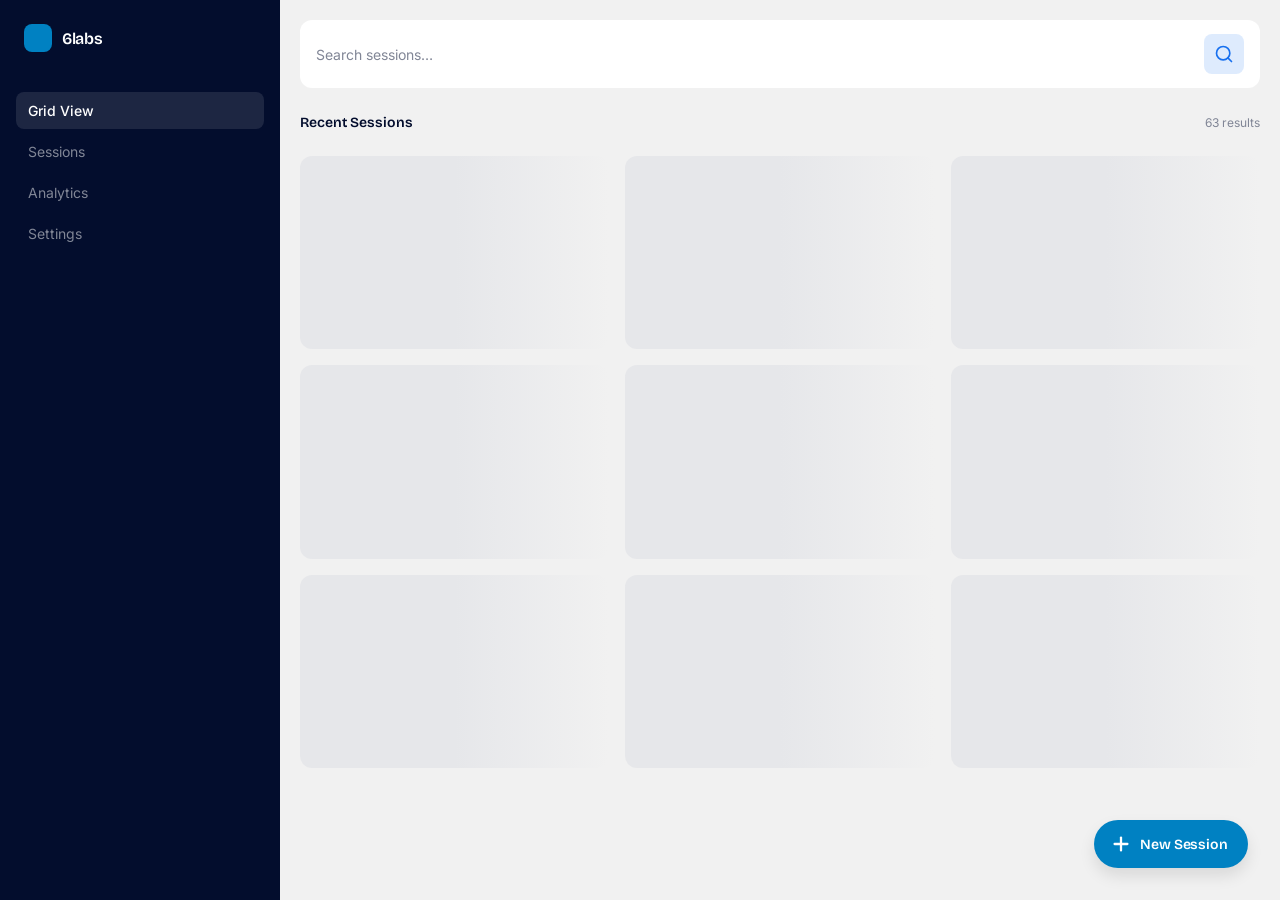
<file: index.html>
<!DOCTYPE html>
<html lang="en">
<head>
  <meta charset="UTF-8" />
  <meta name="viewport" content="width=device-width, initial-scale=1.0" />
  <title>6labs – Grid View</title>
  <link rel="preconnect" href="https://fonts.googleapis.com" />
  <link rel="preconnect" href="https://fonts.gstatic.com" crossorigin />
  <link href="https://fonts.googleapis.com/css2?family=Bricolage+Grotesque:wght@600&family=Inter:wght@400;500&family=Space+Grotesk:wght@700&display=swap" rel="stylesheet" />
  <link rel="stylesheet" href="style.css" />
</head>
<body>
  <!-- App shell -->
  <div class="app">
    <!-- Sidebar -->
    <aside class="sidebar">
      <div class="sidebar-logo">
        <div class="logo-mark"></div>
        <span class="logo-text">6labs</span>
      </div>
      <nav class="sidebar-nav">
        <a class="nav-item active" href="#">Grid View</a>
        <a class="nav-item" href="#">Sessions</a>
        <a class="nav-item" href="#">Analytics</a>
        <a class="nav-item" href="#">Settings</a>
      </nav>
    </aside>

    <!-- Main content -->
    <main class="main">
      <!-- Search / Input console -->
      <div class="input-console">
        <div class="input-wrap">
          <input class="search-input" type="text" placeholder="Search sessions…" />
          <button class="icon-btn search-action" aria-label="Search">
            <svg width="20" height="20" viewBox="0 0 24 24" fill="none" stroke="currentColor" stroke-width="2" stroke-linecap="round" stroke-linejoin="round">
              <circle cx="11" cy="11" r="8"/><line x1="21" y1="21" x2="16.65" y2="16.65"/>
            </svg>
          </button>
        </div>
      </div>

      <!-- Section header -->
      <div class="section-header">
        <span class="section-title">Recent Sessions</span>
        <span class="section-count">63 results</span>
      </div>

      <!-- Video grid skeleton -->
      <div class="video-grid">
        <div class="video-card skeleton"></div>
        <div class="video-card skeleton"></div>
        <div class="video-card skeleton"></div>
        <div class="video-card skeleton"></div>
        <div class="video-card skeleton"></div>
        <div class="video-card skeleton"></div>
        <div class="video-card skeleton"></div>
        <div class="video-card skeleton"></div>
        <div class="video-card skeleton"></div>
      </div>
    </main>
  </div>

  <!-- ✦ Floating Button -->
  <button class="fab" aria-label="New session">
    <svg width="22" height="22" viewBox="0 0 24 24" fill="none" stroke="currentColor" stroke-width="2.5" stroke-linecap="round" stroke-linejoin="round">
      <line x1="12" y1="5" x2="12" y2="19"/><line x1="5" y1="12" x2="19" y2="12"/>
    </svg>
    <span class="fab-label">New Session</span>
  </button>

  <script src="main.js"></script>
</body>
</html>
</file>
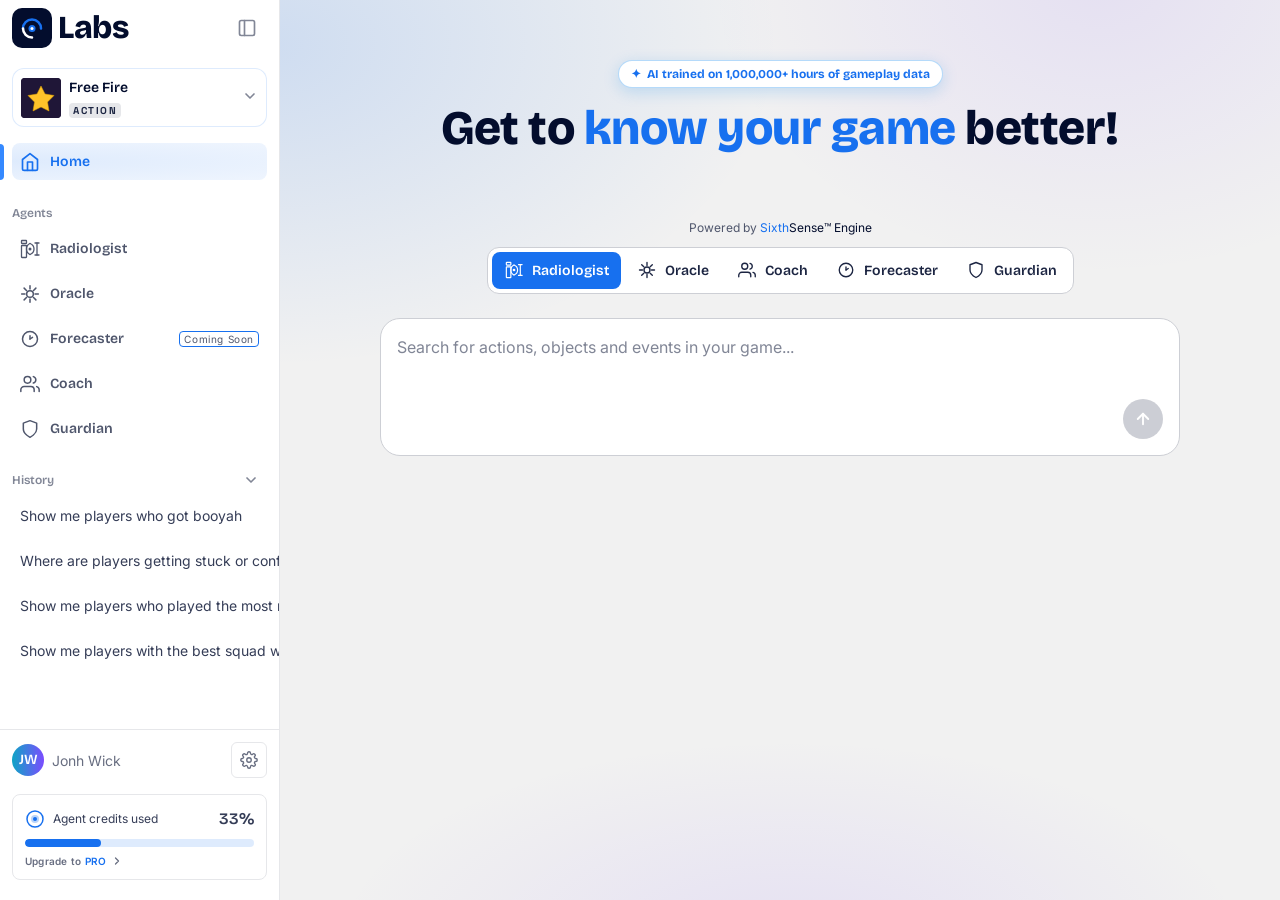
<file: 6labs-gpt.html>
<!DOCTYPE html>
<html lang="en">
<head>
  <meta charset="UTF-8" />
  <meta name="viewport" content="width=device-width, initial-scale=1.0" />
  <title>6Labs — GPT</title>
  <link rel="preconnect" href="https://fonts.googleapis.com" />
  <link rel="preconnect" href="https://fonts.gstatic.com" crossorigin />
  <link href="https://fonts.googleapis.com/css2?family=Bricolage+Grotesque:opsz,wght@12..96,400;12..96,600;12..96,700;12..96,800&family=Inter:wght@400;500;600&family=Space+Grotesk:wght@700&display=swap" rel="stylesheet" />

  <style>
    /* ─── TOKENS ─────────────────────────────────────────────── */
    :root {
      --white:          #ffffff;
      --bgc:            #f1f1f1;
      --base-50:        #e6e7ea;
      --base-100:       #cdcfd5;
      --base-300:       #9a9eab;
      --base-400:       #818696;
      --base-500:       #686e81;
      --base-600:       #4f566c;
      --base-700:       #353d57;
      --base-800:       #1c2542;
      --base-900:       #030d2d;
      --accent:         #1770ef;
      --accent-tint:    rgba(23,112,239,.14);
      --accent-tint-bd: rgba(10,133,237,.3);
      --accent-glow:    rgba(10,133,237,.2);
      --accent-hover:   #3589ff;
      --btn-bg:         #0081c2;
      --black-10:       rgba(0,0,0,.10);
      --black-70:       rgba(0,0,0,.70);
      --white-20:       rgba(255,255,255,.20);
      --f-display:      'Bricolage Grotesque', sans-serif;
      --f-body:         'Inter', sans-serif;
      --f-label:        'Space Grotesk', sans-serif;
    }
    *, *::before, *::after { box-sizing: border-box; margin: 0; padding: 0; }
    html, body { height: 100%; }
    body { font-family: var(--f-body); background: var(--bgc); color: var(--base-900); overflow: hidden; }

    /* ─── LAYOUT ─────────────────────────────────────────────── */
    .app { display: flex; height: 100vh; }

    /* ═══════════════════════════════════════════════════════════
       SIDEBAR
    ═══════════════════════════════════════════════════════════ */
    .sidebar {
      width: 280px; flex-shrink: 0;
      background: var(--white);
      border-right: 1px solid var(--base-50);
      display: flex; flex-direction: column;
      height: 100vh; overflow: hidden;
      gap: 12px;
    }

    /* Header */
    .sb-header {
      display: flex; align-items: center; justify-content: space-between;
      height: 56px; padding: 12px 20px 12px 12px; flex-shrink: 0;
    }
    .sb-logo { display: flex; align-items: center; gap: 6px; }
    .sb-logo-mark {
      width: 40px; height: 40px; flex-shrink: 0;
      display: flex; align-items: center; justify-content: center;
    }
    .sb-logo-mark svg { width: 40px; height: 40px; }
    .sb-logo-text {
      font-family: var(--f-display); font-size: 32px; font-weight: 800;
      color: var(--base-900); line-height: 1; letter-spacing: -.5px;
    }
    .sb-collapse {
      width: 24px; height: 24px; display: flex; align-items: center; justify-content: center;
      cursor: pointer; color: var(--base-400); flex-shrink: 0;
    }

    /* Game selector */
    .sb-game {
      padding: 0 12px; flex-shrink: 0;
    }
    .sb-game-inner {
      display: flex; align-items: center; gap: 8px;
      padding: 8px; border-radius: 12px;
      border: 1px solid var(--accent-tint);
      background: var(--white); cursor: pointer;
      transition: background .15s;
    }
    .sb-game-inner:hover { background: #f8f9ff; }
    .sb-game-thumb {
      width: 40px; height: 40px; border-radius: 4px; flex-shrink: 0; overflow: hidden;
      background: #1f1637;
    }
    .sb-game-thumb img { width: 100%; height: 100%; object-fit: cover; display: block; }
    .sb-game-info { flex: 1; min-width: 0; }
    .sb-game-name {
      font-family: var(--f-display); font-size: 14px; font-weight: 600;
      color: var(--base-900); line-height: 1.5;
    }
    .sb-game-tag {
      display: inline-block;
      font-family: var(--f-label); font-size: 10px; font-weight: 700;
      letter-spacing: 1.5px; text-transform: uppercase;
      color: var(--base-800); background: var(--base-50);
      border-radius: 4px; padding: 1px 4px; margin-top: 2px;
    }
    .sb-game-arrow { flex-shrink: 0; color: var(--base-400); }

    /* Scroll area */
    .sb-scroll {
      flex: 1; min-height: 0; overflow-y: auto; overflow-x: hidden;
      display: flex; flex-direction: column; gap: 20px;
      padding-bottom: 12px;
    }
    .sb-scroll::-webkit-scrollbar { width: 0; }

    /* Section label */
    .sb-section-label {
      font-family: var(--f-display); font-size: 12px; font-weight: 600;
      color: var(--base-400); padding: 0 12px 0 12px; line-height: 1.5;
    }

    /* Nav groups */
    .sb-nav-group { display: flex; flex-direction: column; }

    /* Main nav (Home) */
    .sb-main-nav { flex-shrink: 0; }
    .sb-nav-item {
      position: relative; display: flex; align-items: center;
      height: 45px; padding: 4px 12px; border-radius: 8px; cursor: pointer;
    }
    .sb-nav-item-inner {
      flex: 1; display: flex; gap: 10px; align-items: center;
      padding: 8px; border-radius: 8px;
    }
    .sb-nav-item.home-active .sb-nav-item-inner {
      background: radial-gradient(ellipse at 0% 50%, rgba(23,112,239,.14) 0%, rgba(23,112,239,.07) 100%);
    }
    .sb-nav-item:hover:not(.home-active) .sb-nav-item-inner { background: var(--bgc); }
    .sb-nav-icon {
      width: 20px; height: 20px; flex-shrink: 0;
      display: flex; align-items: center; justify-content: center;
      color: var(--base-600);
    }
    .sb-nav-label {
      font-family: var(--f-display); font-size: 14px; font-weight: 600;
      color: var(--base-600); flex: 1; line-height: 1.5;
    }
    .sb-nav-item.home-active .sb-nav-label { color: var(--accent); }
    .sb-nav-item.home-active .sb-nav-icon { color: var(--accent); }

    /* Left highlight bar */
    .sb-highlight {
      position: absolute; left: 0; top: 50%; transform: translateY(-50%);
      width: 4px; height: 36px;
      border-radius: 0 12px 12px 0;
    }
    .sb-nav-item.home-active .sb-highlight { background: var(--accent-hover); }

    /* Badge */
    .sb-badge {
      border: 1px solid var(--accent); border-radius: 4px;
      padding: 1px 4px; flex-shrink: 0;
      font-size: 10px; color: var(--base-600);
      letter-spacing: .6px;
    }

    /* History items */
    .sb-history-header {
      display: flex; align-items: center; justify-content: space-between;
      padding: 0 20px 0 12px;
    }
    .sb-history-list { display: flex; flex-direction: column; }
    .sb-history-item {
      position: relative;
      display: flex; align-items: center; height: 45px;
      padding: 4px 12px; border-radius: 8px; cursor: pointer;
    }
    .sb-history-item-inner {
      flex: 1; display: flex; align-items: center; padding: 8px; border-radius: 8px;
    }
    .sb-history-item:hover .sb-history-item-inner { background: var(--bgc); }
    .sb-history-item.active .sb-history-item-inner { background: var(--accent-tint); }
    .sb-history-text {
      font-family: var(--f-body); font-size: 14px; font-weight: 400;
      color: var(--base-700); white-space: nowrap; overflow: hidden; text-overflow: ellipsis;
      line-height: 1.5;
    }

    /* Bottom */
    .sb-bottom {
      border-top: 1px solid var(--base-50);
      padding: 12px 12px 20px; flex-shrink: 0;
      display: flex; flex-direction: column; gap: 16px;
    }

    /* Profile row */
    .sb-profile { display: flex; align-items: center; gap: 8px; }
    .sb-avatar {
      width: 32px; height: 32px; border-radius: 24px; flex-shrink: 0;
      background: linear-gradient(-90deg, #7b4cff 0%, #0ea4c5 100%);
      display: flex; align-items: center; justify-content: center;
      font-family: var(--f-display); font-size: 14px; font-weight: 600;
      color: var(--white); line-height: 1;
    }
    .sb-profile-name {
      flex: 1; font-family: var(--f-body); font-size: 14px; font-weight: 400;
      color: var(--base-500); line-height: 1.5;
    }
    .sb-settings-btn {
      display: flex; align-items: center; justify-content: center;
      padding: 8px; border-radius: 6px; cursor: pointer;
      border: 1px solid var(--base-50); background: var(--white-20);
    }
    .sb-settings-btn:hover { background: var(--base-50); }
    .sb-settings-btn svg { color: var(--base-500); }

    /* Credits card */
    .sb-credits {
      background: var(--white); border: 1px solid var(--base-50);
      border-radius: 8px; padding: 12px;
      display: flex; flex-direction: column; gap: 8px;
    }
    .sb-credits-row { display: flex; align-items: center; gap: 8px; }
    .sb-credits-icon {
      width: 20px; height: 20px; flex-shrink: 0;
      display: flex; align-items: center; justify-content: center;
    }
    .sb-credits-label {
      flex: 1; font-family: var(--f-body); font-size: 12px; font-weight: 400;
      color: var(--base-700); line-height: 1.5;
    }
    .sb-credits-pct {
      font-family: var(--f-display); font-size: 16px; font-weight: 600;
      color: var(--base-700); line-height: 1.5;
    }
    .sb-credits-bar {
      height: 8px; border-radius: 11px;
      background: var(--accent-tint); overflow: hidden;
    }
    .sb-credits-fill { height: 100%; border-radius: 12px; background: var(--accent); }
    .sb-upgrade {
      display: flex; align-items: center; gap: 4px;
      font-family: var(--f-body); font-size: 10px; font-weight: 600;
      color: var(--base-500); letter-spacing: .2px; cursor: pointer;
    }
    .sb-upgrade span { color: var(--accent); }

    /* ═══════════════════════════════════════════════════════════
       MAIN
    ═══════════════════════════════════════════════════════════ */
    .main { flex: 1; display: flex; flex-direction: column; overflow: hidden; }

    /* ─── HOME view ──────────────────────────────────────────── */
    #homeView {
      flex: 1; display: flex; flex-direction: column; overflow-y: auto;
      background: var(--bgc);
    }
    #homeView::-webkit-scrollbar { width: 6px; }
    #homeView::-webkit-scrollbar-thumb { background: var(--base-100); border-radius: 3px; }

    /* Hero wrapper */
    .hero {
      display: flex; flex-direction: column; align-items: center;
      gap: 61px; padding: 60px 20px 40px;
    }

    /* Hero top (badge + headline) */
    .hero-top { display: flex; flex-direction: column; align-items: center; gap: 12px; max-width: 710px; }

    /* Badge pill */
    .hero-badge {
      display: flex; align-items: center; gap: 7px;
      padding: 4px 12px; border-radius: 50px;
      background: var(--white);
      border: 1px solid var(--accent-tint-bd);
      box-shadow: 0 4px 16px 0 var(--accent-glow);
    }
    .hero-badge-text {
      font-family: var(--f-display); font-size: 12px; font-weight: 700;
      color: var(--accent); line-height: 1.5; white-space: nowrap;
    }

    /* Headline */
    .hero-headline {
      font-family: var(--f-display); font-size: 48px; font-weight: 800;
      color: var(--base-900); line-height: 1.2; text-align: center;
      letter-spacing: -.5px;
    }
    .hero-headline .hl { color: var(--accent); }

    /* Hero bottom (tabs + input) */
    .hero-bottom { display: flex; flex-direction: column; align-items: center; gap: 24px; width: 100%; }

    /* Tabs area */
    .hero-tabs-wrap { display: flex; flex-direction: column; align-items: center; gap: 10px; }
    .hero-powered {
      font-family: var(--f-body); font-size: 12px; font-weight: 400;
      color: var(--base-600); text-align: center; line-height: 1.5;
    }
    .hero-powered .pw-sixth { color: var(--accent); }
    .hero-powered .pw-sense { color: var(--base-900); }

    /* Tab pills */
    .hero-tabs {
      display: flex; align-items: center; gap: 4px;
      background: var(--white); border: 1px solid var(--base-100);
      border-radius: 12px; padding: 4px;
    }
    .tab-btn {
      display: flex; align-items: center; gap: 8px;
      padding: 8px 12px; border-radius: 8px; cursor: pointer;
      border: none; background: transparent;
      font-family: var(--f-display); font-size: 14px; font-weight: 600;
      color: var(--base-800); line-height: 1.5;
      transition: background .15s, color .15s;
      white-space: nowrap;
    }
    .tab-btn:hover:not(.active) { background: var(--bgc); }
    .tab-btn.active { background: var(--accent); color: var(--white); }
    .tab-btn .tab-icon {
      width: 20px; height: 20px; flex-shrink: 0;
      display: flex; align-items: center; justify-content: center;
    }

    /* Hero search input */
    .hero-input-wrap {
      width: 800px; max-width: 100%;
      background: var(--white); border: 1px solid var(--base-100);
      border-radius: 20px; overflow: hidden;
      transition: border-color .2s, box-shadow .2s;
    }
    .hero-input-wrap:focus-within {
      border-color: var(--accent);
      box-shadow: 0 0 0 3px var(--accent-tint);
    }
    .hero-prompt-inner {
      display: flex; flex-direction: column; gap: 12px;
      padding: 16px; border-radius: 20px;
    }
    .hero-textarea {
      width: 100%; border: none; outline: none; resize: none;
      font-family: var(--f-body); font-size: 16px; font-weight: 400;
      color: var(--base-900); background: transparent; line-height: 1.5;
      min-height: 52px; caret-color: var(--accent);
    }
    .hero-textarea::placeholder { color: var(--base-400); }
    .hero-actions {
      display: flex; align-items: center; justify-content: flex-end;
    }
    .hero-send-btn {
      width: 40px; height: 40px; border-radius: 50%; border: none;
      display: flex; align-items: center; justify-content: center; cursor: pointer;
      transition: background .15s, transform .1s, opacity .15s;
    }
    .hero-send-btn.disabled { background: var(--base-300); opacity: .5; cursor: default; }
    .hero-send-btn.enabled { background: var(--btn-bg); opacity: 1; box-shadow: 0 4px 12px rgba(0,129,194,.35); }
    .hero-send-btn.enabled:hover { background: var(--accent-hover); transform: scale(1.05); }
    .hero-send-btn svg { color: var(--white); }

    /* ─── RESULTS view ───────────────────────────────────────── */
    #resultsView {
      flex: 1; display: none; flex-direction: column; overflow: hidden;
    }
    #resultsView.visible { display: flex; }

    /* Results top bar (sticky search) */
    .results-topbar {
      padding: 16px 20px 0; flex-shrink: 0;
    }
    .results-input-row {
      display: flex; align-items: center; gap: 10px;
      background: var(--white); border: 1px solid var(--base-50);
      border-radius: 14px; padding: 12px 14px;
      box-shadow: 0 2px 8px var(--black-10);
      transition: border-color .2s, box-shadow .2s;
    }
    .results-input-row:focus-within {
      border-color: var(--accent);
      box-shadow: 0 0 0 3px var(--accent-tint), 0 2px 8px var(--black-10);
    }
    .results-input {
      flex: 1; border: none; outline: none;
      font-family: var(--f-body); font-size: 15px; color: var(--base-800);
      background: transparent; caret-color: var(--accent);
    }
    .results-input::placeholder { color: var(--base-300); }
    .results-send-btn {
      width: 40px; height: 40px; border-radius: 50%; border: none;
      background: var(--btn-bg); cursor: pointer;
      display: flex; align-items: center; justify-content: center; flex-shrink: 0;
      transition: background .15s, transform .1s;
      box-shadow: 0 4px 12px rgba(0,129,194,.35);
    }
    .results-send-btn:hover { background: var(--accent-hover); transform: scale(1.05); }
    .results-send-btn svg { color: var(--white); }

    /* Scrollable results body */
    .results-body {
      flex: 1; overflow-y: auto; padding: 16px 20px 20px;
      display: flex; flex-direction: column; gap: 12px;
    }
    .results-body::-webkit-scrollbar { width: 6px; }
    .results-body::-webkit-scrollbar-thumb { background: var(--base-100); border-radius: 3px; }

    /* Thinking dots */
    .thinking {
      display: none; align-items: center; gap: 8px;
      font-size: 13px; color: var(--base-500);
    }
    .thinking.visible { display: flex; }
    .dots span {
      display: inline-block; width: 5px; height: 5px;
      border-radius: 50%; background: var(--accent);
      animation: blink 1.2s infinite;
    }
    .dots span:nth-child(2) { animation-delay: .2s; }
    .dots span:nth-child(3) { animation-delay: .4s; }
    @keyframes blink { 0%,80%,100%{opacity:.25} 40%{opacity:1} }

    /* AI insight banner */
    .ai-insight {
      background: var(--white); border: 1px solid var(--base-50);
      border-radius: 12px; padding: 14px 16px;
      display: flex; gap: 12px; align-items: flex-start;
    }
    .ai-insight-icon {
      width: 28px; height: 28px; border-radius: 8px;
      background: var(--accent-tint); flex-shrink: 0;
      display: flex; align-items: center; justify-content: center;
      color: var(--accent);
    }
    .ai-insight-body { flex: 1; }
    .ai-insight-title {
      font-family: var(--f-display); font-size: 13px; font-weight: 600;
      color: var(--base-800); margin-bottom: 4px;
    }
    .ai-insight-text { font-size: 13px; color: var(--base-600); line-height: 1.55; }
    .ai-insight-close {
      width: 20px; height: 20px; flex-shrink: 0; border-radius: 4px; cursor: pointer;
      display: flex; align-items: center; justify-content: center; color: var(--base-400);
    }
    .ai-insight-close:hover { background: var(--bgc); }

    /* Section header */
    .section-hdr {
      font-family: var(--f-display); font-size: 15px; font-weight: 600;
      color: var(--base-700);
    }

    /* ─── VIDEOS CONTAINER ───────────────────────────────────── */
    .videos-container {
      background: var(--white); border: 1px solid var(--base-50);
      border-radius: 14px; overflow: hidden;
    }
    .videos-toolbar {
      display: flex; align-items: center; justify-content: space-between;
      padding: 12px 16px; border-bottom: 1px solid var(--base-50);
    }
    .view-toggle {
      display: flex; align-items: center; gap: 2px;
      background: var(--bgc); border-radius: 8px; padding: 3px;
    }
    .view-btn {
      width: 32px; height: 30px; border-radius: 6px; border: none;
      background: transparent; cursor: pointer;
      display: flex; align-items: center; justify-content: center;
      color: var(--base-400); transition: background .15s, color .15s;
    }
    .view-btn.active { background: var(--white); color: var(--base-800); box-shadow: 0 1px 3px var(--black-10); }
    .view-btn:hover:not(.active) { color: var(--base-600); }
    .filter-btn {
      display: flex; align-items: center; gap: 6px;
      padding: 6px 14px; border: 1px solid var(--base-100); border-radius: 8px;
      background: var(--white); font-family: var(--f-body); font-size: 13px;
      font-weight: 500; color: var(--base-600); cursor: pointer;
      transition: background .15s;
    }
    .filter-btn:hover { background: var(--bgc); }

    /* Grid */
    .videos-grid {
      padding: 16px; display: grid;
      grid-template-columns: repeat(3, 1fr); gap: 16px;
    }
    .videos-list { display: none; flex-direction: column; }

    /* Card */
    .vcard {
      border: 1px solid var(--base-50); border-radius: 12px;
      overflow: hidden; cursor: pointer;
      transition: box-shadow .2s, transform .15s;
      background: var(--white);
    }
    .vcard:hover { box-shadow: 0 8px 24px var(--black-10); transform: translateY(-2px); }
    .vcard-thumb {
      position: relative; aspect-ratio: 16/9; overflow: hidden;
      background: #111827;
    }
    .vcard-thumb img { width: 100%; height: 100%; object-fit: cover; display: block; }
    .vcard-overlay {
      position: absolute; inset: 0; background: var(--black-10);
      display: flex; align-items: center; justify-content: center;
      opacity: 0; transition: opacity .2s;
    }
    .vcard:hover .vcard-overlay { opacity: 1; }
    .play-circle {
      width: 48px; height: 48px; border-radius: 50%;
      background: rgba(255,255,255,.25); backdrop-filter: blur(8px);
      display: flex; align-items: center; justify-content: center; color: white;
    }
    .vcard-dur {
      position: absolute; bottom: 8px; right: 8px;
      background: var(--black-70); backdrop-filter: blur(4px);
      color: white; font-size: 11px; font-weight: 600;
      padding: 3px 7px; border-radius: 5px;
      display: flex; align-items: center; gap: 4px;
    }
    .vcard-body { padding: 12px 14px; }
    .vcard-meta { display: flex; align-items: center; justify-content: space-between; margin-bottom: 6px; }
    .vcard-title { font-family: var(--f-display); font-size: 14px; font-weight: 600; color: var(--base-900); }
    .vcard-date { display: flex; align-items: center; gap: 4px; font-size: 12px; color: var(--base-400); }
    .vcard-desc {
      font-size: 12px; color: var(--base-500); line-height: 1.5; margin-bottom: 10px;
      display: -webkit-box; -webkit-line-clamp: 2; -webkit-box-orient: vertical; overflow: hidden;
    }
    .vcard-tags { display: flex; flex-wrap: wrap; gap: 5px; }
    .tag {
      font-size: 11px; color: var(--base-600); background: var(--bgc);
      border: 1px solid var(--base-50); border-radius: 5px; padding: 2px 8px;
    }
    .tag-more { font-size: 11px; color: var(--accent); font-weight: 500; }

    /* List row */
    .vlist-row {
      display: flex; align-items: center; gap: 14px;
      padding: 10px 16px; border-bottom: 1px solid var(--base-50);
      cursor: pointer; transition: background .15s;
    }
    .vlist-row:last-child { border-bottom: none; }
    .vlist-row:hover { background: var(--bgc); }
    .vlist-thumb {
      width: 120px; height: 68px; border-radius: 8px;
      overflow: hidden; flex-shrink: 0; position: relative; background: #111827;
    }
    .vlist-thumb img { width: 100%; height: 100%; object-fit: cover; display: block; }
    .vlist-dur {
      position: absolute; bottom: 4px; right: 6px;
      background: var(--black-70); color: white;
      font-size: 10px; font-weight: 600; padding: 2px 5px; border-radius: 4px;
      display: flex; align-items: center; gap: 3px;
    }
    .vlist-body { flex: 1; min-width: 0; }
    .vlist-title { font-family: var(--f-display); font-size: 14px; font-weight: 600; color: var(--base-900); margin-bottom: 3px; }
    .vlist-date { display: flex; align-items: center; gap: 4px; font-size: 12px; color: var(--base-400); margin-bottom: 4px; }
    .vlist-desc { font-size: 12px; color: var(--base-500); white-space: nowrap; overflow: hidden; text-overflow: ellipsis; }
    .vlist-tags { display: flex; gap: 5px; margin-top: 6px; flex-wrap: wrap; }

    /* Filter dropdown */
    .filter-dropdown {
      position: fixed; background: var(--white);
      border: 1px solid var(--base-100); border-radius: 12px;
      padding: 16px; box-shadow: 0 8px 32px var(--black-10);
      z-index: 200; width: 220px; display: none;
    }
    .filter-dropdown.open { display: block; }
    .filter-dd-title { font-family: var(--f-display); font-size: 14px; font-weight: 600; color: var(--base-800); margin-bottom: 12px; }
    .filter-group { margin-bottom: 12px; }
    .filter-group-lbl {
      font-family: var(--f-label); font-size: 10px; font-weight: 700;
      letter-spacing: 1.5px; text-transform: uppercase; color: var(--base-300); margin-bottom: 6px;
    }
    .filter-opt {
      display: flex; align-items: center; gap: 8px;
      padding: 5px 0; cursor: pointer; font-size: 13px; color: var(--base-600);
    }
    .filter-cb {
      width: 16px; height: 16px; border: 1.5px solid var(--base-100);
      border-radius: 4px; flex-shrink: 0; background: var(--white);
      display: flex; align-items: center; justify-content: center;
    }
    .filter-cb.checked { background: var(--accent); border-color: var(--accent); }

    /* Background gradient — matches Figma exactly:
       base #f1f1f1 + blue glow top-left + purple glow top-right + purple glow bottom-center */
    #homeView {
      position: relative;
      background:
        radial-gradient(ellipse 80% 55% at -2% 5%,  rgba(23,112,239,0.16)  0%, transparent 65%),
        radial-gradient(ellipse 60% 50% at 82% -2%,  rgba(123,76,255,0.10)  0%, transparent 65%),
        radial-gradient(ellipse 70% 35% at 51% 105%, rgba(123,76,255,0.10)  0%, transparent 65%),
        #f1f1f1;
    }
  </style>
</head>
<body>
<div class="app">

  <!-- ═══════════════════════════════════════════════════════════
       SIDEBAR
  ═══════════════════════════════════════════════════════════ -->
  <aside class="sidebar">

    <!-- Header -->
    <div class="sb-header">
      <div class="sb-logo">
        <div class="sb-logo-mark">
          <svg viewBox="0 0 40 40" fill="none" xmlns="http://www.w3.org/2000/svg">
            <rect width="40" height="40" rx="10" fill="#030d2d"/>
            <path d="M11 20.5C11 15.5 15 11.5 20 11.5C25 11.5 29 15.5 29 20.5" stroke="#1770ef" stroke-width="2.5" stroke-linecap="round"/>
            <path d="M11 20.5C11 25.5 15 29.5 20 29.5" stroke="#ffffff" stroke-width="2.5" stroke-linecap="round"/>
            <circle cx="20" cy="20.5" r="3.5" fill="#1770ef"/>
            <circle cx="20" cy="20.5" r="1.5" fill="white"/>
          </svg>
        </div>
        <span class="sb-logo-text">Labs</span>
      </div>
      <div class="sb-collapse">
        <!-- sidebar toggle icon -->
        <svg width="20" height="20" viewBox="0 0 24 24" fill="none" stroke="currentColor" stroke-width="2" stroke-linecap="round" stroke-linejoin="round">
          <rect x="3" y="3" width="18" height="18" rx="2"/><line x1="9" y1="3" x2="9" y2="21"/>
        </svg>
      </div>
    </div>

    <!-- Game selector -->
    <div class="sb-game">
      <div class="sb-game-inner">
        <div class="sb-game-thumb">
          <!-- Free Fire thumbnail placeholder -->
          <svg viewBox="0 0 40 40" fill="none" xmlns="http://www.w3.org/2000/svg" style="width:40px;height:40px">
            <rect width="40" height="40" fill="#1f1637"/>
            <polygon points="20,8 24,16 33,17.5 26.5,24 28,33 20,29 12,33 13.5,24 7,17.5 16,16" fill="#ffc32a" stroke="#e6a800" stroke-width="0.5"/>
          </svg>
        </div>
        <div class="sb-game-info">
          <div class="sb-game-name">Free Fire</div>
          <div class="sb-game-tag">Action</div>
        </div>
        <div class="sb-game-arrow">
          <svg width="16" height="16" viewBox="0 0 24 24" fill="none" stroke="currentColor" stroke-width="2.5" stroke-linecap="round" stroke-linejoin="round"><path d="M6 9l6 6 6-6"/></svg>
        </div>
      </div>
    </div>

    <!-- Scroll area -->
    <div class="sb-scroll">

      <!-- Main nav -->
      <div class="sb-nav-group sb-main-nav">
        <div class="sb-nav-item home-active" id="homeNavItem" onclick="showHome()">
          <div class="sb-highlight"></div>
          <div class="sb-nav-item-inner">
            <span class="sb-nav-icon">
              <svg width="20" height="20" viewBox="0 0 24 24" fill="none" stroke="currentColor" stroke-width="2" stroke-linecap="round" stroke-linejoin="round">
                <path d="M3 9l9-7 9 7v11a2 2 0 0 1-2 2H5a2 2 0 0 1-2-2z"/>
                <polyline points="9 22 9 12 15 12 15 22"/>
              </svg>
            </span>
            <span class="sb-nav-label">Home</span>
          </div>
        </div>
      </div>

      <!-- Agents -->
      <div class="sb-nav-group">
        <div class="sb-section-label" style="margin-bottom:0">Agents</div>
        <div style="height:4px"></div>

        <div class="sb-nav-item" onclick="setAgent(this,'Radiologist')">
          <div class="sb-highlight"></div>
          <div class="sb-nav-item-inner">
            <span class="sb-nav-icon">
              <!-- Radiologist icon: x-ray scan -->
              <svg width="20" height="20" viewBox="0 0 20 20" fill="none" xmlns="http://www.w3.org/2000/svg">
                <rect x="1.5" y="1.5" width="5" height="3" rx="0.5" stroke="currentColor" stroke-width="1.3"/>
                <rect x="1.5" y="6.5" width="5" height="12" rx="0.5" stroke="currentColor" stroke-width="1.3"/>
                <path d="M10 4.5 C10 4.5 14 6 14 10 C14 14 10 15.5 10 15.5" stroke="currentColor" stroke-width="1.3" stroke-linecap="round"/>
                <path d="M10 4.5 C10 4.5 6.5 6 6.5 10 C6.5 14 10 15.5 10 15.5" stroke="currentColor" stroke-width="1.3" stroke-linecap="round"/>
                <circle cx="10" cy="10" r="1.5" fill="currentColor"/>
                <line x1="17" y1="4" x2="17" y2="16" stroke="currentColor" stroke-width="1.3" stroke-linecap="round"/>
                <line x1="15" y1="4" x2="19" y2="4" stroke="currentColor" stroke-width="1.3" stroke-linecap="round"/>
                <line x1="15" y1="16" x2="19" y2="16" stroke="currentColor" stroke-width="1.3" stroke-linecap="round"/>
              </svg>
            </span>
            <span class="sb-nav-label">Radiologist</span>
          </div>
        </div>

        <div class="sb-nav-item" onclick="setAgent(this,'Oracle')">
          <div class="sb-highlight"></div>
          <div class="sb-nav-item-inner">
            <span class="sb-nav-icon">
              <svg width="20" height="20" viewBox="0 0 24 24" fill="none" stroke="currentColor" stroke-width="1.8" stroke-linecap="round" stroke-linejoin="round">
                <circle cx="12" cy="12" r="4"/><path d="M12 2v4M12 18v4M4.93 4.93l2.83 2.83M16.24 16.24l2.83 2.83M2 12h4M18 12h4M4.93 19.07l2.83-2.83M16.24 7.76l2.83-2.83"/>
              </svg>
            </span>
            <span class="sb-nav-label">Oracle</span>
          </div>
        </div>

        <div class="sb-nav-item" onclick="setAgent(this,'Forecaster')">
          <div class="sb-highlight"></div>
          <div class="sb-nav-item-inner">
            <span class="sb-nav-icon">
              <svg width="20" height="20" viewBox="0 0 24 24" fill="none" stroke="currentColor" stroke-width="1.8" stroke-linecap="round" stroke-linejoin="round">
                <circle cx="12" cy="12" r="9"/><line x1="12" y1="8" x2="12" y2="12"/><line x1="12" y1="12" x2="15" y2="10"/>
              </svg>
            </span>
            <span class="sb-nav-label">Forecaster</span>
            <span class="sb-badge">Coming Soon</span>
          </div>
        </div>

        <div class="sb-nav-item" onclick="setAgent(this,'Coach')">
          <div class="sb-highlight"></div>
          <div class="sb-nav-item-inner">
            <span class="sb-nav-icon">
              <svg width="20" height="20" viewBox="0 0 24 24" fill="none" stroke="currentColor" stroke-width="1.8" stroke-linecap="round" stroke-linejoin="round">
                <path d="M17 21v-2a4 4 0 0 0-4-4H5a4 4 0 0 0-4 4v2"/>
                <circle cx="9" cy="7" r="4"/>
                <path d="M23 21v-2a4 4 0 0 0-3-3.87"/>
                <path d="M16 3.13a4 4 0 0 1 0 7.75"/>
              </svg>
            </span>
            <span class="sb-nav-label">Coach</span>
          </div>
        </div>

        <div class="sb-nav-item" onclick="setAgent(this,'Guardian')">
          <div class="sb-highlight"></div>
          <div class="sb-nav-item-inner">
            <span class="sb-nav-icon">
              <svg width="20" height="20" viewBox="0 0 24 24" fill="none" stroke="currentColor" stroke-width="1.8" stroke-linecap="round" stroke-linejoin="round">
                <path d="M12 22s8-4 8-10V5l-8-3-8 3v7c0 6 8 10 8 10z"/>
              </svg>
            </span>
            <span class="sb-nav-label">Guardian</span>
          </div>
        </div>
      </div>

      <!-- History -->
      <div class="sb-nav-group">
        <div class="sb-history-header" style="margin-bottom:4px">
          <span class="sb-section-label" style="padding:0">History</span>
          <svg width="16" height="16" viewBox="0 0 24 24" fill="none" stroke="currentColor" stroke-width="2.5" stroke-linecap="round" stroke-linejoin="round" style="color:var(--base-400)"><path d="M6 9l6 6 6-6"/></svg>
        </div>
        <div class="sb-history-list" id="historyList">
          <div class="sb-history-item" onclick="loadHistory(this,'Show me players who got booyah')">
            <div class="sb-history-item-inner">
              <span class="sb-history-text">Show me players who got booyah</span>
            </div>
          </div>
          <div class="sb-history-item" onclick="loadHistory(this,'Where are players getting stuck or confused in the tutorial?')">
            <div class="sb-history-item-inner">
              <span class="sb-history-text">Where are players getting stuck or confused in the tutorial?</span>
            </div>
          </div>
          <div class="sb-history-item" onclick="loadHistory(this,'Show me players who played the most matches')">
            <div class="sb-history-item-inner">
              <span class="sb-history-text">Show me players who played the most matches</span>
            </div>
          </div>
          <div class="sb-history-item" onclick="loadHistory(this,'Show me players with the best squad win rate')">
            <div class="sb-history-item-inner">
              <span class="sb-history-text">Show me players with the best squad win rate</span>
            </div>
          </div>
        </div>
      </div>

    </div><!-- /sb-scroll -->

    <!-- Bottom -->
    <div class="sb-bottom">
      <div class="sb-profile">
        <div class="sb-avatar">JW</div>
        <span class="sb-profile-name">Jonh Wick</span>
        <div class="sb-settings-btn">
          <svg width="18" height="18" viewBox="0 0 24 24" fill="none" stroke="currentColor" stroke-width="1.8" stroke-linecap="round" stroke-linejoin="round">
            <circle cx="12" cy="12" r="3"/>
            <path d="M19.4 15a1.65 1.65 0 0 0 .33 1.82l.06.06a2 2 0 0 1-2.83 2.83l-.06-.06a1.65 1.65 0 0 0-1.82-.33 1.65 1.65 0 0 0-1 1.51V21a2 2 0 0 1-4 0v-.09A1.65 1.65 0 0 0 9 19.4a1.65 1.65 0 0 0-1.82.33l-.06.06a2 2 0 0 1-2.83-2.83l.06-.06A1.65 1.65 0 0 0 4.68 15a1.65 1.65 0 0 0-1.51-1H3a2 2 0 0 1 0-4h.09A1.65 1.65 0 0 0 4.6 9a1.65 1.65 0 0 0-.33-1.82l-.06-.06a2 2 0 0 1 2.83-2.83l.06.06A1.65 1.65 0 0 0 9 4.68a1.65 1.65 0 0 0 1-1.51V3a2 2 0 0 1 4 0v.09a1.65 1.65 0 0 0 1 1.51 1.65 1.65 0 0 0 1.82-.33l.06-.06a2 2 0 0 1 2.83 2.83l-.06.06A1.65 1.65 0 0 0 19.4 9a1.65 1.65 0 0 0 1.51 1H21a2 2 0 0 1 0 4h-.09a1.65 1.65 0 0 0-1.51 1z"/>
          </svg>
        </div>
      </div>

      <div class="sb-credits">
        <div class="sb-credits-row">
          <div class="sb-credits-icon">
            <!-- credits token icon -->
            <svg width="20" height="20" viewBox="0 0 20 20" fill="none" xmlns="http://www.w3.org/2000/svg">
              <circle cx="10" cy="10" r="8" stroke="#1770ef" stroke-width="1.5"/>
              <circle cx="10" cy="10" r="4" fill="#1770ef" opacity=".3"/>
              <circle cx="10" cy="10" r="2" fill="#1770ef"/>
            </svg>
          </div>
          <span class="sb-credits-label">Agent credits used</span>
          <span class="sb-credits-pct">33%</span>
        </div>
        <div class="sb-credits-bar">
          <div class="sb-credits-fill" style="width:33%"></div>
        </div>
        <div class="sb-upgrade">
          Upgrade to <span>PRO</span>
          <svg width="12" height="12" viewBox="0 0 24 24" fill="none" stroke="currentColor" stroke-width="2.5" stroke-linecap="round" stroke-linejoin="round"><polyline points="9 18 15 12 9 6"/></svg>
        </div>
      </div>
    </div>

  </aside>

  <!-- ═══════════════════════════════════════════════════════════
       MAIN
  ═══════════════════════════════════════════════════════════ -->
  <main class="main">

    <!-- ── HOME VIEW ─────────────────────────────────────────── -->
    <div id="homeView">
      <div class="hero" style="position:relative;z-index:1">
        <!-- Badge + Headline -->
        <div class="hero-top">
          <div class="hero-badge">
            <span class="hero-badge-text">✦ &nbsp;AI trained on 1,000,000+ hours of gameplay data</span>
          </div>
          <h1 class="hero-headline">
            Get to <span class="hl">know your game</span> better!
          </h1>
        </div>

        <!-- Tabs + Input -->
        <div class="hero-bottom">
          <div class="hero-tabs-wrap">
            <p class="hero-powered">
              Powered by <span class="pw-sixth">Sixth</span><span class="pw-sense">Sense™ Engine</span>
            </p>
            <div class="hero-tabs" id="agentTabs">
              <button class="tab-btn active" data-agent="Radiologist" onclick="selectTab(this)">
                <span class="tab-icon">
                  <svg width="18" height="18" viewBox="0 0 20 20" fill="none" xmlns="http://www.w3.org/2000/svg">
                    <rect x="1.5" y="1.5" width="5" height="3" rx="0.5" stroke="currentColor" stroke-width="1.3"/>
                    <rect x="1.5" y="6.5" width="5" height="12" rx="0.5" stroke="currentColor" stroke-width="1.3"/>
                    <path d="M10 4.5 C10 4.5 14 6 14 10 C14 14 10 15.5 10 15.5" stroke="currentColor" stroke-width="1.3" stroke-linecap="round"/>
                    <path d="M10 4.5 C10 4.5 6.5 6 6.5 10 C6.5 14 10 15.5 10 15.5" stroke="currentColor" stroke-width="1.3" stroke-linecap="round"/>
                    <circle cx="10" cy="10" r="1.5" fill="currentColor"/>
                    <line x1="17" y1="4" x2="17" y2="16" stroke="currentColor" stroke-width="1.3" stroke-linecap="round"/>
                    <line x1="15" y1="4" x2="19" y2="4" stroke="currentColor" stroke-width="1.3" stroke-linecap="round"/>
                    <line x1="15" y1="16" x2="19" y2="16" stroke="currentColor" stroke-width="1.3" stroke-linecap="round"/>
                  </svg>
                </span>
                Radiologist
              </button>
              <button class="tab-btn" data-agent="Oracle" onclick="selectTab(this)">
                <span class="tab-icon">
                  <svg width="18" height="18" viewBox="0 0 24 24" fill="none" stroke="currentColor" stroke-width="1.8" stroke-linecap="round" stroke-linejoin="round">
                    <circle cx="12" cy="12" r="4"/><path d="M12 2v4M12 18v4M4.93 4.93l2.83 2.83M16.24 16.24l2.83 2.83M2 12h4M18 12h4M4.93 19.07l2.83-2.83M16.24 7.76l2.83-2.83"/>
                  </svg>
                </span>
                Oracle
              </button>
              <button class="tab-btn" data-agent="Coach" onclick="selectTab(this)">
                <span class="tab-icon">
                  <svg width="18" height="18" viewBox="0 0 24 24" fill="none" stroke="currentColor" stroke-width="1.8" stroke-linecap="round" stroke-linejoin="round">
                    <path d="M17 21v-2a4 4 0 0 0-4-4H5a4 4 0 0 0-4 4v2"/><circle cx="9" cy="7" r="4"/>
                    <path d="M23 21v-2a4 4 0 0 0-3-3.87"/><path d="M16 3.13a4 4 0 0 1 0 7.75"/>
                  </svg>
                </span>
                Coach
              </button>
              <button class="tab-btn" data-agent="Forecaster" onclick="selectTab(this)">
                <span class="tab-icon">
                  <svg width="18" height="18" viewBox="0 0 24 24" fill="none" stroke="currentColor" stroke-width="1.8" stroke-linecap="round" stroke-linejoin="round">
                    <circle cx="12" cy="12" r="9"/><line x1="12" y1="8" x2="12" y2="12"/><line x1="12" y1="12" x2="15" y2="10"/>
                  </svg>
                </span>
                Forecaster
              </button>
              <button class="tab-btn" data-agent="Guardian" onclick="selectTab(this)">
                <span class="tab-icon">
                  <svg width="18" height="18" viewBox="0 0 24 24" fill="none" stroke="currentColor" stroke-width="1.8" stroke-linecap="round" stroke-linejoin="round">
                    <path d="M12 22s8-4 8-10V5l-8-3-8 3v7c0 6 8 10 8 10z"/>
                  </svg>
                </span>
                Guardian
              </button>
            </div>
          </div>

          <!-- Hero input -->
          <div class="hero-input-wrap">
            <div class="hero-prompt-inner">
              <textarea
                id="heroTextarea"
                class="hero-textarea"
                placeholder="Search for actions, objects and events in your game..."
                rows="2"
                onkeydown="handleHeroKey(event)"
                oninput="updateSendBtn()"
              ></textarea>
              <div class="hero-actions">
                <button class="hero-send-btn disabled" id="heroSendBtn" onclick="heroSearch()" title="Send">
                  <svg width="18" height="18" viewBox="0 0 24 24" fill="none" stroke="currentColor" stroke-width="2.5" stroke-linecap="round" stroke-linejoin="round">
                    <line x1="12" y1="19" x2="12" y2="5"/><polyline points="5 12 12 5 19 12"/>
                  </svg>
                </button>
              </div>
            </div>
          </div>

        </div><!-- /hero-bottom -->
      </div><!-- /hero -->
    </div><!-- /#homeView -->

    <!-- ── RESULTS VIEW ───────────────────────────────────────── -->
    <div id="resultsView">
      <!-- Sticky search bar -->
      <div class="results-topbar">
        <div class="results-input-row">
          <input
            type="text" id="resultsInput"
            class="results-input"
            placeholder="Ask anything about your sessions…"
            onkeydown="handleResultsKey(event)"
          />
          <button class="results-send-btn" onclick="resultsSearch()" title="Send">
            <svg width="18" height="18" viewBox="0 0 24 24" fill="none" stroke="currentColor" stroke-width="2.5" stroke-linecap="round" stroke-linejoin="round">
              <line x1="12" y1="19" x2="12" y2="5"/><polyline points="5 12 12 5 19 12"/>
            </svg>
          </button>
        </div>
      </div>

      <!-- Scrollable body -->
      <div class="results-body">
        <!-- Thinking -->
        <div class="thinking" id="thinkingEl">
          <div class="dots"><span></span><span></span><span></span></div>
          <span>Analyzing sessions…</span>
        </div>

        <!-- AI Insight -->
        <div class="ai-insight" id="aiInsight" style="display:none">
          <div class="ai-insight-icon">
            <svg width="16" height="16" viewBox="0 0 24 24" fill="none" stroke="currentColor" stroke-width="2" stroke-linecap="round" stroke-linejoin="round">
              <path d="M9.09 9a3 3 0 0 1 5.83 1c0 2-3 3-3 3"/><circle cx="12" cy="12" r="10"/><line x1="12" y1="17" x2="12.01" y2="17"/>
            </svg>
          </div>
          <div class="ai-insight-body">
            <div class="ai-insight-title">AI Insight</div>
            <div class="ai-insight-text" id="aiInsightText"></div>
          </div>
          <div class="ai-insight-close" onclick="document.getElementById('aiInsight').style.display='none'">
            <svg width="14" height="14" viewBox="0 0 24 24" fill="none" stroke="currentColor" stroke-width="2.5" stroke-linecap="round" stroke-linejoin="round">
              <line x1="18" y1="6" x2="6" y2="18"/><line x1="6" y1="6" x2="18" y2="18"/>
            </svg>
          </div>
        </div>

        <!-- Section header -->
        <div class="section-hdr" id="sectionHdr" style="display:none"></div>

        <!-- Videos container -->
        <div class="videos-container" id="videosContainer" style="display:none">
          <div class="videos-toolbar">
            <div class="view-toggle">
              <button class="view-btn active" id="gridBtn" onclick="setView('grid')" title="Grid">
                <svg width="16" height="16" viewBox="0 0 24 24" fill="none" stroke="currentColor" stroke-width="2" stroke-linecap="round" stroke-linejoin="round">
                  <rect x="3" y="3" width="7" height="7"/><rect x="14" y="3" width="7" height="7"/>
                  <rect x="3" y="14" width="7" height="7"/><rect x="14" y="14" width="7" height="7"/>
                </svg>
              </button>
              <button class="view-btn" id="listBtn" onclick="setView('list')" title="List">
                <svg width="16" height="16" viewBox="0 0 24 24" fill="none" stroke="currentColor" stroke-width="2" stroke-linecap="round" stroke-linejoin="round">
                  <line x1="8" y1="6" x2="21" y2="6"/><line x1="8" y1="12" x2="21" y2="12"/>
                  <line x1="8" y1="18" x2="21" y2="18"/><line x1="3" y1="6" x2="3.01" y2="6"/>
                  <line x1="3" y1="12" x2="3.01" y2="12"/><line x1="3" y1="18" x2="3.01" y2="18"/>
                </svg>
              </button>
            </div>
            <button class="filter-btn" onclick="toggleFilter(event)">
              <svg width="14" height="14" viewBox="0 0 24 24" fill="none" stroke="currentColor" stroke-width="2" stroke-linecap="round" stroke-linejoin="round">
                <polygon points="22 3 2 3 10 12.46 10 19 14 21 14 12.46 22 3"/>
              </svg>
              Filters
            </button>
          </div>
          <div class="videos-grid" id="videosGrid"></div>
          <div class="videos-list" id="videosList"></div>
        </div>

      </div><!-- /results-body -->
    </div><!-- /#resultsView -->

  </main>
</div>

<!-- Filter dropdown -->
<div class="filter-dropdown" id="filterDropdown">
  <div class="filter-dd-title">Filters</div>
  <div class="filter-group">
    <div class="filter-group-lbl">Date</div>
    <div class="filter-opt" onclick="toggleCb(this)"><div class="filter-cb"></div>Today</div>
    <div class="filter-opt" onclick="toggleCb(this)"><div class="filter-cb"></div>This week</div>
    <div class="filter-opt" onclick="toggleCb(this)"><div class="filter-cb"></div>This month</div>
  </div>
  <div class="filter-group">
    <div class="filter-group-lbl">Tags</div>
    <div class="filter-opt" onclick="toggleCb(this)">
      <div class="filter-cb checked">
        <svg width="10" height="10" viewBox="0 0 24 24" fill="none" stroke="white" stroke-width="3"><polyline points="20 6 9 17 4 12"/></svg>
      </div>items looted
    </div>
    <div class="filter-opt" onclick="toggleCb(this)"><div class="filter-cb"></div>game crashed</div>
    <div class="filter-opt" onclick="toggleCb(this)"><div class="filter-cb"></div>booyah</div>
  </div>
</div>

<script>
/* ── DATA ─────────────────────────────────────────────────── */
const IMGS = [
  'https://images.unsplash.com/photo-1560253023-3ec5d502959f?w=600&q=75',
  'https://images.unsplash.com/photo-1509198397868-475647b2a1e5?w=600&q=75',
  'https://images.unsplash.com/photo-1542751371-adc38448a05e?w=600&q=75',
  'https://images.unsplash.com/photo-1538481199705-c710c4e965fc?w=600&q=75',
  'https://images.unsplash.com/photo-1493711662062-fa541adb3fc8?w=600&q=75',
  'https://images.unsplash.com/photo-1534423861386-85a16f5d13fd?w=600&q=75',
];
const BASE_SESSIONS = [
  { id:2847, date:'10/11/25', dur:'4:05', desc:'Competitive ranked match with strategic gameplay. Player focused on objective-based play with moderate aggression.', tags:['items looted','game crashed'] },
  { id:2848, date:'10/11/25', dur:'4:05', desc:'Competitive ranked match with strategic gameplay. Player focused on objective-based play with moderate aggression.', tags:['items looted','game crashed'] },
  { id:2849, date:'10/11/25', dur:'4:05', desc:'Competitive ranked match with strategic gameplay. Player focused on objective-based play with moderate aggression.', tags:['items looted','booyah'] },
  { id:2850, date:'10/11/25', dur:'4:05', desc:'Competitive ranked match with strategic gameplay. Player focused on objective-based play with moderate aggression.', tags:['items looted','game crashed'] },
  { id:2851, date:'10/11/25', dur:'4:05', desc:'Competitive ranked match with strategic gameplay. Player focused on objective-based play with moderate aggression.', tags:['booyah','clutch'] },
  { id:2852, date:'10/11/25', dur:'4:05', desc:'Competitive ranked match with strategic gameplay. Player focused on objective-based play with moderate aggression.', tags:['items looted','game crashed'] },
];
const QUERIES = {
  'Show me players who got booyah': { insight:'I found 6 players who achieved a Booyah in their recent matches. Out of these, 2 players are showing signs of inconsistency, so it might be wise to focus on their gameplay.', sessions: BASE_SESSIONS },
  'Where are players getting stuck or confused in the tutorial?': { insight:'Players are commonly getting stuck near the safe zone border — especially around the 3-minute mark. This often leads to high damage taken and early eliminations.', sessions: BASE_SESSIONS.slice(0,4) },
  'Show me players who played the most matches': { insight:'3 players completed the highest number of sessions today, averaging 6 matches each. All three achieved at least one elimination per match.', sessions: BASE_SESSIONS.slice(0,3) },
  'Show me players with the best squad win rate': { insight:'Found 5 squads with a win rate above 60% this week. Top performers show strong rotational awareness and consistent safe zone entries.', sessions: BASE_SESSIONS.slice(0,5) },
};

let currentView = 'grid';
let activeAgent = 'Radiologist';

/* ── HERO INPUT ────────────────────────────────────────────── */
function updateSendBtn() {
  const v = document.getElementById('heroTextarea').value.trim();
  const btn = document.getElementById('heroSendBtn');
  btn.className = 'hero-send-btn ' + (v ? 'enabled' : 'disabled');
}
function handleHeroKey(e) { if (e.key === 'Enter' && !e.shiftKey) { e.preventDefault(); heroSearch(); } }
function heroSearch() {
  const q = document.getElementById('heroTextarea').value.trim();
  if (!q) return;
  runQuery(q);
}

/* ── RESULTS INPUT ─────────────────────────────────────────── */
function handleResultsKey(e) { if (e.key === 'Enter') resultsSearch(); }
function resultsSearch() {
  const q = document.getElementById('resultsInput').value.trim();
  if (!q) return;
  runQuery(q);
}

/* ── QUERY ENGINE ─────────────────────────────────────────── */
function runQuery(query) {
  // Switch to results view
  showResults();
  document.getElementById('resultsInput').value = query;

  // Reset
  const thinking = document.getElementById('thinkingEl');
  const insight = document.getElementById('aiInsight');
  const hdr = document.getElementById('sectionHdr');
  const container = document.getElementById('videosContainer');

  thinking.classList.add('visible');
  insight.style.display = 'none';
  hdr.style.display = 'none';
  container.style.display = 'none';

  setTimeout(() => {
    thinking.classList.remove('visible');
    const data = QUERIES[query] || {
      insight: `Analyzed "${query}". Here are the most relevant sessions based on your query.`,
      sessions: BASE_SESSIONS.slice(0, Math.ceil(Math.random() * 4) + 1),
    };

    document.getElementById('aiInsightText').textContent = data.insight;
    insight.style.display = 'flex';
    hdr.style.display = 'block';
    hdr.textContent = `Found ${data.sessions.length} session${data.sessions.length !== 1 ? 's' : ''}`;
    container.style.display = 'block';

    renderSessions(data.sessions);
    setView(currentView);
    addToHistory(query);
  }, 1400);
}

/* ── RENDER SESSIONS ─────────────────────────────────────── */
function renderSessions(sessions) {
  const grid = document.getElementById('videosGrid');
  const list = document.getElementById('videosList');
  grid.innerHTML = '';
  list.innerHTML = '';

  sessions.forEach((s, i) => {
    const img = IMGS[i % IMGS.length];
    const extra = s.tags.length > 2 ? `<span class="tag-more">+${s.tags.length - 2}</span>` : '';
    const tagsHtml = s.tags.slice(0,2).map(t => `<span class="tag">${t}</span>`).join('') + extra;
    const clockSvg = `<svg width="10" height="10" viewBox="0 0 24 24" fill="none" stroke="currentColor" stroke-width="2"><circle cx="12" cy="12" r="10"/><polyline points="12 6 12 12 16 14"/></svg>`;
    const calSvg = `<svg width="11" height="11" viewBox="0 0 24 24" fill="none" stroke="currentColor" stroke-width="2"><rect x="3" y="4" width="18" height="18" rx="2"/><line x1="16" y1="2" x2="16" y2="6"/><line x1="8" y1="2" x2="8" y2="6"/><line x1="3" y1="10" x2="21" y2="10"/></svg>`;

    // Grid card
    const card = document.createElement('div');
    card.className = 'vcard';
    card.innerHTML = `
      <div class="vcard-thumb">
        <img src="${img}" alt="Session" loading="lazy"/>
        <div class="vcard-overlay"><div class="play-circle"><svg width="18" height="18" viewBox="0 0 24 24" fill="white"><polygon points="5 3 19 12 5 21 5 3"/></svg></div></div>
        <div class="vcard-dur">${clockSvg} ${s.dur}</div>
      </div>
      <div class="vcard-body">
        <div class="vcard-meta">
          <span class="vcard-title">Session #${s.id}</span>
          <span class="vcard-date">${calSvg} ${s.date}</span>
        </div>
        <div class="vcard-desc">${s.desc}</div>
        <div class="vcard-tags">${tagsHtml}</div>
      </div>`;
    grid.appendChild(card);

    // List row
    const row = document.createElement('div');
    row.className = 'vlist-row';
    row.innerHTML = `
      <div class="vlist-thumb">
        <img src="${img}" alt="Session" loading="lazy"/>
        <div class="vlist-dur">${clockSvg} ${s.dur}</div>
      </div>
      <div class="vlist-body">
        <div class="vlist-title">Session #${s.id}</div>
        <div class="vlist-date">${calSvg} ${s.date}</div>
        <div class="vlist-desc">${s.desc}</div>
        <div class="vlist-tags">${tagsHtml}</div>
      </div>`;
    list.appendChild(row);
  });
}

/* ── VIEW TOGGLE ─────────────────────────────────────────── */
function setView(mode) {
  currentView = mode;
  document.getElementById('videosGrid').style.display = mode === 'grid' ? 'grid' : 'none';
  document.getElementById('videosList').style.display = mode === 'list' ? 'flex' : 'none';
  document.getElementById('gridBtn').classList.toggle('active', mode === 'grid');
  document.getElementById('listBtn').classList.toggle('active', mode === 'list');
}

/* ── VIEWS ───────────────────────────────────────────────── */
function showHome() {
  document.getElementById('homeView').style.display = 'block';
  document.getElementById('resultsView').classList.remove('visible');
  document.getElementById('homeNavItem').classList.add('home-active');
  document.getElementById('heroTextarea').value = '';
  updateSendBtn();
}
function showResults() {
  document.getElementById('homeView').style.display = 'none';
  document.getElementById('resultsView').classList.add('visible');
  document.getElementById('homeNavItem').classList.remove('home-active');
}

/* ── TABS ────────────────────────────────────────────────── */
function selectTab(btn) {
  document.querySelectorAll('.tab-btn').forEach(b => b.classList.remove('active'));
  btn.classList.add('active');
  activeAgent = btn.dataset.agent;
  // Sync sidebar
  document.querySelectorAll('.sb-nav-item:not(#homeNavItem)').forEach(item => {
    item.classList.remove('home-active');
    item.querySelector('.sb-highlight').style.background = '';
    item.querySelector('.sb-nav-label').style.color = '';
    item.querySelector('.sb-nav-icon').style.color = '';
  });
}

/* ── SIDEBAR AGENT CLICK ─────────────────────────────────── */
function setAgent(el, name) {
  document.getElementById('homeNavItem').classList.remove('home-active');
  document.querySelectorAll('.sb-nav-item').forEach(i => {
    i.classList.remove('home-active');
    if (i.querySelector('.sb-highlight')) i.querySelector('.sb-highlight').style.background = '';
    if (i.querySelector('.sb-nav-label')) i.querySelector('.sb-nav-label').style.color = '';
    if (i.querySelector('.sb-nav-icon')) i.querySelector('.sb-nav-icon').style.color = '';
  });
  el.classList.add('home-active');
  activeAgent = name;
  // Sync tabs
  document.querySelectorAll('.tab-btn').forEach(b => {
    b.classList.toggle('active', b.dataset.agent === name);
  });
}

/* ── HISTORY ─────────────────────────────────────────────── */
function addToHistory(query) {
  const list = document.getElementById('historyList');
  const existing = Array.from(list.querySelectorAll('.sb-history-text')).find(el => el.textContent === query);
  list.querySelectorAll('.sb-history-item').forEach(i => i.classList.remove('active'));
  if (existing) { existing.closest('.sb-history-item').classList.add('active'); return; }
  const div = document.createElement('div');
  div.className = 'sb-history-item active';
  div.innerHTML = `<div class="sb-history-item-inner"><span class="sb-history-text">${query}</span></div>`;
  div.onclick = () => loadHistory(div, query);
  list.insertBefore(div, list.firstChild);
}
function loadHistory(el, query) {
  document.querySelectorAll('.sb-history-item').forEach(i => i.classList.remove('active'));
  el.classList.add('active');
  runQuery(query);
}

/* ── FILTER ──────────────────────────────────────────────── */
function toggleFilter(e) {
  e.stopPropagation();
  const dd = document.getElementById('filterDropdown');
  const r = e.currentTarget.getBoundingClientRect();
  dd.style.top = (r.bottom + 6) + 'px';
  dd.style.right = (window.innerWidth - r.right) + 'px';
  dd.style.left = 'auto';
  dd.classList.toggle('open');
}
function toggleCb(el) {
  const cb = el.querySelector('.filter-cb');
  if (cb.classList.contains('checked')) {
    cb.classList.remove('checked'); cb.innerHTML = '';
  } else {
    cb.classList.add('checked');
    cb.innerHTML = '<svg width="10" height="10" viewBox="0 0 24 24" fill="none" stroke="white" stroke-width="3"><polyline points="20 6 9 17 4 12"/></svg>';
  }
}
document.addEventListener('click', () => document.getElementById('filterDropdown').classList.remove('open'));
</script>
</body>
</html>
</file>
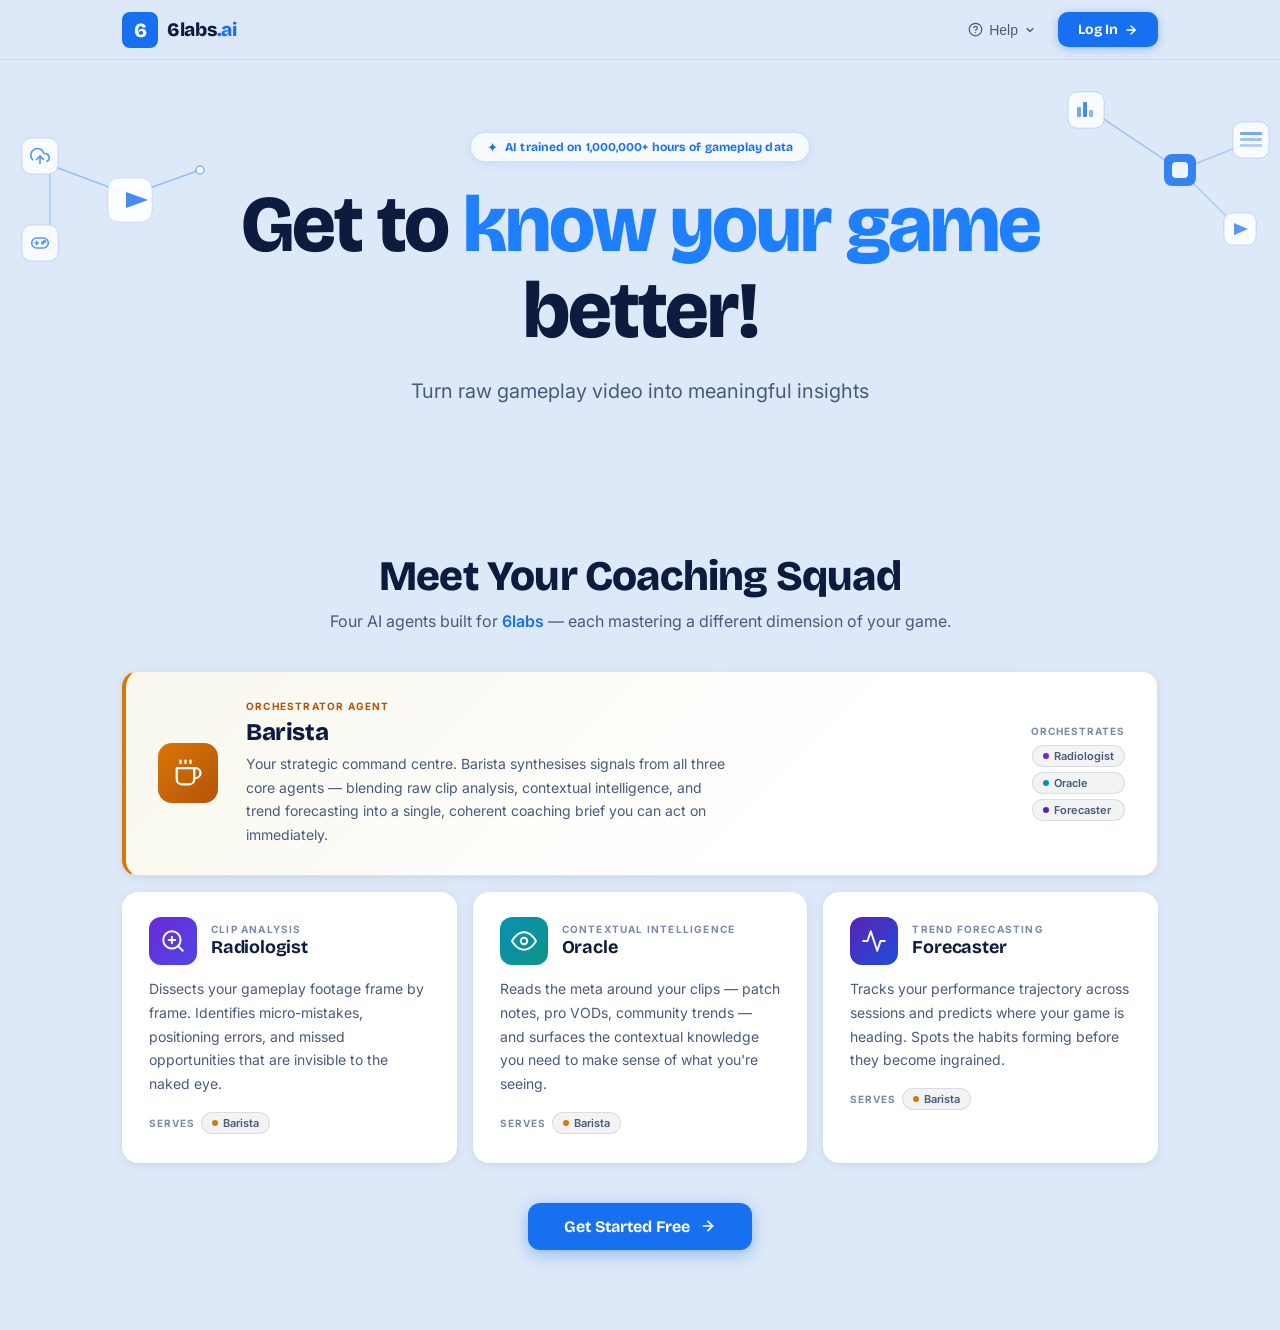
<file: agents-opt-a-bento.html>
<!DOCTYPE html>
<html lang="en">
<head>
  <meta charset="UTF-8" />
  <meta name="viewport" content="width=device-width, initial-scale=1.0" />
  <title>6labs.ai — Agents · Option A: Bento</title>
  <link rel="preconnect" href="https://fonts.googleapis.com" />
  <link rel="preconnect" href="https://fonts.gstatic.com" crossorigin />
  <link href="https://fonts.googleapis.com/css2?family=Bricolage+Grotesque:opsz,wght@12..96,400;12..96,600;12..96,700;12..96,800&family=Inter:wght@400;500;600;700&display=swap" rel="stylesheet" />
  <style>
    :root {
      --bg:#dde8f8; --bg-mid:#e4edf9; --white:#ffffff;
      --navy:#0d1b3e; --navy-2:#1a2b52;
      --blue:#1770ef; --blue-2:#1e80ff; --blue-lt:#3d8ff5;
      --blue-faint:rgba(23,112,239,.08); --blue-bd:rgba(23,112,239,.18);
      --text-h:#0d1b3e; --text-b:#4a5a7a; --text-m:#7a8aa8;
      --card-sh:0 2px 12px rgba(13,27,62,.06),0 1px 3px rgba(13,27,62,.04);
      --card-sh-h:0 8px 32px rgba(13,27,62,.10),0 2px 6px rgba(13,27,62,.06);
      --f-d:'Bricolage Grotesque',sans-serif; --f-b:'Inter',sans-serif;
    }
    *,*::before,*::after{box-sizing:border-box;margin:0;padding:0;}
    html{scroll-behavior:smooth;}
    body{font-family:var(--f-b);background:var(--bg);color:var(--text-h);overflow-x:hidden;-webkit-font-smoothing:antialiased;min-height:100vh;}
    .container{max-width:1100px;margin:0 auto;padding:0 32px;}

    /* NAV */
    .nav{position:sticky;top:0;z-index:100;height:60px;background:rgba(221,232,248,.92);backdrop-filter:blur(16px);-webkit-backdrop-filter:blur(16px);border-bottom:1px solid rgba(23,112,239,.1);display:flex;align-items:center;}
    .nav-inner{display:flex;align-items:center;justify-content:space-between;width:100%;max-width:1100px;margin:0 auto;padding:0 32px;}
    .nav-logo{display:flex;align-items:center;gap:9px;text-decoration:none;}
    .nav-logo-icon{width:36px;height:36px;display:flex;align-items:center;justify-content:center;}
    .nav-logo-text{font-family:var(--f-d);font-size:19px;font-weight:800;color:var(--navy);letter-spacing:-.3px;}
    .nav-logo-text span{color:var(--blue);}
    .nav-help{display:flex;align-items:center;gap:6px;font-size:14px;font-weight:500;color:var(--text-b);cursor:pointer;padding:6px 10px;border-radius:8px;transition:color .15s,background .15s;background:transparent;border:none;}
    .nav-help:hover{color:var(--navy);background:rgba(13,27,62,.05);}
    .nav-login{display:inline-flex;align-items:center;gap:6px;background:var(--blue);color:#fff;font-family:var(--f-d);font-size:14px;font-weight:700;padding:9px 20px;border-radius:10px;text-decoration:none;transition:background .2s,transform .15s,box-shadow .2s;box-shadow:0 2px 8px rgba(23,112,239,.35);}
    .nav-login:hover{background:var(--blue-2);transform:translateY(-1px);box-shadow:0 6px 20px rgba(23,112,239,.45);}

    /* HERO */
    .hero{position:relative;padding:72px 0 80px;text-align:center;overflow:hidden;}
    .hero-nodes-left{position:absolute;top:0;left:0;width:260px;height:280px;pointer-events:none;}
    .hero-nodes-right{position:absolute;top:20px;right:0;width:220px;height:240px;pointer-events:none;}
    .hero-inner{position:relative;z-index:2;display:flex;flex-direction:column;align-items:center;gap:20px;}
    .hero-badge{display:inline-flex;align-items:center;gap:7px;padding:7px 16px;border-radius:50px;background:rgba(255,255,255,.75);border:1px solid rgba(23,112,239,.2);box-shadow:0 2px 8px rgba(23,112,239,.1);backdrop-filter:blur(8px);}
    .hero-badge-star{color:var(--blue);font-size:13px;line-height:1;}
    .hero-badge-text{font-family:var(--f-d);font-size:12px;font-weight:700;color:var(--blue);letter-spacing:.1px;}
    .hero-headline{font-family:var(--f-d);font-size:clamp(44px,6.5vw,80px);font-weight:800;line-height:1.08;letter-spacing:-2px;color:var(--navy);max-width:900px;}
    .hero-headline .hl{color:var(--blue-2);}
    .hero-sub{font-size:clamp(16px,2vw,20px);color:var(--text-b);line-height:1.6;max-width:560px;font-weight:400;}

    /* SHARED AGENT HEADER + CTA */
    .agents-section{padding:64px 0 80px;}
    .agents-header{text-align:center;margin-bottom:40px;display:flex;flex-direction:column;align-items:center;gap:10px;}
    .agents-title{font-family:var(--f-d);font-size:clamp(28px,4vw,42px);font-weight:800;letter-spacing:-.8px;color:var(--navy);}
    .agents-subtitle{font-size:16px;color:var(--text-b);font-weight:400;}
    .agents-subtitle .sixth{color:var(--blue);font-weight:600;}
    .agents-cta{display:flex;justify-content:center;margin-top:40px;}
    .btn-get-started{display:inline-flex;align-items:center;gap:10px;background:var(--blue);color:#fff;font-family:var(--f-d);font-size:16px;font-weight:700;padding:14px 36px;border-radius:12px;text-decoration:none;transition:background .2s,transform .15s,box-shadow .2s;box-shadow:0 4px 16px rgba(23,112,239,.4);}
    .btn-get-started:hover{background:var(--blue-2);transform:translateY(-2px);box-shadow:0 8px 28px rgba(23,112,239,.5);}

    /* SHARED CARD BASE */
    .agent-card{background:var(--white);border-radius:16px;padding:24px 26px 28px;box-shadow:var(--card-sh);display:flex;flex-direction:column;gap:12px;cursor:default;transition:box-shadow .2s,transform .2s;border:1px solid rgba(255,255,255,.8);}
    .agent-card:hover{box-shadow:var(--card-sh-h);transform:translateY(-3px);}
    .agent-card-header{display:flex;align-items:center;gap:14px;}
    .agent-icon{width:48px;height:48px;border-radius:12px;display:flex;align-items:center;justify-content:center;flex-shrink:0;}
    .icon-radiologist{background:linear-gradient(135deg,#6d28d9 0%,#4f46e5 100%);}
    .icon-oracle{background:linear-gradient(135deg,#0891b2 0%,#0d9488 100%);}
    .icon-forecaster{background:linear-gradient(135deg,#5b21b6 0%,#1d4ed8 100%);}
    .icon-barista{background:linear-gradient(135deg,#d97706 0%,#b45309 100%);}
    .agent-card-meta{display:flex;flex-direction:column;gap:2px;}
    .agent-name{font-family:var(--f-d);font-size:18px;font-weight:700;color:var(--navy);letter-spacing:-.2px;line-height:1.2;}
    .agent-tag{font-size:10px;font-weight:700;letter-spacing:1.2px;text-transform:uppercase;color:var(--text-m);}
    .agent-desc{font-size:14px;color:var(--text-b);line-height:1.7;font-weight:400;}
    .serves-row{display:flex;align-items:center;gap:6px;flex-wrap:wrap;margin-top:4px;}
    .serves-label{font-size:10px;font-weight:700;letter-spacing:1px;text-transform:uppercase;color:var(--text-m);}
    .serves-pill{display:inline-flex;align-items:center;gap:5px;padding:3px 10px;border-radius:20px;background:rgba(13,27,62,.05);border:1px solid rgba(13,27,62,.1);font-size:11px;font-weight:600;color:var(--text-b);}
    .serves-dot{width:6px;height:6px;border-radius:50%;flex-shrink:0;}

    /* OPTION A specific */
    .a-barista-card {
      background: linear-gradient(135deg, rgba(255,251,235,.8) 0%, #fff 70%);
      border-radius: 16px; padding: 28px 32px;
      box-shadow: var(--card-sh); cursor: default;
      border: 1px solid rgba(217,119,6,.2);
      border-left: 4px solid #d97706;
      display: grid; grid-template-columns: auto 1fr auto;
      gap: 28px; align-items: center;
      margin-bottom: 16px;
      transition: box-shadow .2s, transform .2s;
    }
    .a-barista-card:hover { box-shadow: var(--card-sh-h); transform: translateY(-2px); }
    .a-barista-avatar { width: 60px; height: 60px; border-radius: 14px; display: flex; align-items: center; justify-content: center; flex-shrink: 0; }
    .a-barista-body { display: flex; flex-direction: column; gap: 6px; }
    .a-barista-tag { font-size: 10px; font-weight: 700; letter-spacing: 1.2px; text-transform: uppercase; color: #b45309; }
    .a-barista-name { font-family: var(--f-d); font-size: 24px; font-weight: 800; color: var(--navy); letter-spacing: -.4px; }
    .a-barista-desc { font-size: 14px; color: var(--text-b); line-height: 1.7; max-width: 480px; }
    .a-serves { display: flex; flex-direction: column; gap: 8px; align-items: flex-end; flex-shrink: 0; }
    .a-serves-label { font-size: 10px; font-weight: 700; letter-spacing: 1px; text-transform: uppercase; color: var(--text-m); }
    .a-serves-pills { display: flex; flex-direction: column; gap: 5px; }
    .a-agents-grid { display: grid; grid-template-columns: repeat(3,1fr); gap: 16px; }
    @media(max-width:800px) {
      .a-barista-card { grid-template-columns: 1fr; }
      .a-serves { align-items: flex-start; flex-direction: row; flex-wrap: wrap; }
      .a-agents-grid { grid-template-columns: 1fr 1fr; }
    }
    @media(max-width:600px) { .a-agents-grid { grid-template-columns: 1fr; } }

    @media(max-width:700px){.hero-headline{font-size:38px;letter-spacing:-1px;}.hero-nodes-left,.hero-nodes-right{display:none;}.nav-help{display:none;}}
  </style>
</head>
<body>

  <nav class="nav">
    <div class="nav-inner">
      <a class="nav-logo" href="#">
        <div class="nav-logo-icon">
          <svg width="36" height="36" viewBox="0 0 36 36" fill="none"><rect width="36" height="36" rx="8" fill="#1770EF"/><text x="18" y="25" font-family="'Bricolage Grotesque',sans-serif" font-size="20" font-weight="800" fill="white" text-anchor="middle">6</text></svg>
        </div>
        <span class="nav-logo-text">6labs<span>.ai</span></span>
      </a>
      <div style="display:flex;align-items:center;gap:12px;">
        <button class="nav-help">
          <svg width="15" height="15" viewBox="0 0 24 24" fill="none" stroke="currentColor" stroke-width="2" stroke-linecap="round" stroke-linejoin="round"><circle cx="12" cy="12" r="10"/><path d="M9.09 9a3 3 0 015.83 1c0 2-3 3-3 3"/><line x1="12" y1="17" x2="12.01" y2="17"/></svg>
          Help
          <svg width="12" height="12" viewBox="0 0 24 24" fill="none" stroke="currentColor" stroke-width="2.5" stroke-linecap="round" stroke-linejoin="round"><polyline points="6 9 12 15 18 9"/></svg>
        </button>
        <a href="#" class="nav-login">Log In <svg width="14" height="14" viewBox="0 0 24 24" fill="none" stroke="currentColor" stroke-width="2.5" stroke-linecap="round" stroke-linejoin="round"><line x1="5" y1="12" x2="19" y2="12"/><polyline points="12 5 19 12 12 19"/></svg></a>
      </div>
    </div>
  </nav>

  <section class="hero">
    <svg class="hero-nodes-left" viewBox="0 0 260 280" fill="none">
      <line x1="50" y1="105" x2="130" y2="135" stroke="#1770EF" stroke-width="1.5" stroke-opacity=".35"/>
      <line x1="130" y1="135" x2="200" y2="110" stroke="#1770EF" stroke-width="1.5" stroke-opacity=".35"/>
      <line x1="50" y1="105" x2="50" y2="185" stroke="#1770EF" stroke-width="1.5" stroke-opacity=".25"/>
      <circle cx="50" cy="105" r="4" fill="white" stroke="#1770EF" stroke-width="1.5" stroke-opacity=".5"/>
      <circle cx="200" cy="110" r="4" fill="white" stroke="#1770EF" stroke-width="1.5" stroke-opacity=".5"/>
      <circle cx="50" cy="185" r="4" fill="white" stroke="#1770EF" stroke-width="1.5" stroke-opacity=".5"/>
      <rect x="22" y="78" width="36" height="36" rx="9" fill="white" fill-opacity=".85" stroke="#1770EF" stroke-width="1" stroke-opacity=".2"/>
      <svg x="30" y="86" width="20" height="20" viewBox="0 0 24 24" fill="none" stroke="#1770EF" stroke-width="2" stroke-linecap="round" stroke-linejoin="round" opacity=".7"><polyline points="16 16 12 12 8 16"/><line x1="12" y1="12" x2="12" y2="21"/><path d="M20.39 18.39A5 5 0 0018 9h-1.26A8 8 0 103 16.3"/></svg>
      <rect x="108" y="118" width="44" height="44" rx="11" fill="white" fill-opacity=".9" stroke="#1770EF" stroke-width="1" stroke-opacity=".15"/>
      <polygon points="126,132 148,140 126,148" fill="#1770EF" fill-opacity=".8"/>
      <rect x="22" y="165" width="36" height="36" rx="9" fill="white" fill-opacity=".85" stroke="#1770EF" stroke-width="1" stroke-opacity=".2"/>
      <svg x="30" y="173" width="20" height="20" viewBox="0 0 24 24" fill="none" stroke="#1770EF" stroke-width="2" stroke-linecap="round" stroke-linejoin="round" opacity=".7"><line x1="6" y1="12" x2="10" y2="12"/><line x1="8" y1="10" x2="8" y2="14"/><circle cx="15" cy="12" r="1"/><circle cx="17.5" cy="10" r="1"/><rect x="2" y="6" width="20" height="12" rx="6"/></svg>
    </svg>
    <svg class="hero-nodes-right" viewBox="0 0 220 240" fill="none">
      <line x1="30" y1="30" x2="120" y2="90" stroke="#1770EF" stroke-width="1.5" stroke-opacity=".35"/>
      <line x1="120" y1="90" x2="195" y2="60" stroke="#1770EF" stroke-width="1.5" stroke-opacity=".25"/>
      <line x1="120" y1="90" x2="180" y2="150" stroke="#1770EF" stroke-width="1.5" stroke-opacity=".25"/>
      <circle cx="30" cy="30" r="4" fill="white" stroke="#1770EF" stroke-width="1.5" stroke-opacity=".5"/>
      <circle cx="195" cy="60" r="4" fill="white" stroke="#1770EF" stroke-width="1.5" stroke-opacity=".5"/>
      <circle cx="180" cy="150" r="4" fill="white" stroke="#1770EF" stroke-width="1.5" stroke-opacity=".5"/>
      <rect x="8" y="12" width="36" height="36" rx="9" fill="white" fill-opacity=".85" stroke="#1770EF" stroke-width="1" stroke-opacity=".2"/>
      <rect x="17" y="27" width="4" height="10" rx="1" fill="#1770EF" fill-opacity=".6"/><rect x="23" y="22" width="4" height="15" rx="1" fill="#1770EF" fill-opacity=".8"/><rect x="29" y="30" width="4" height="7" rx="1" fill="#1770EF" fill-opacity=".5"/>
      <rect x="173" y="42" width="36" height="36" rx="9" fill="white" fill-opacity=".85" stroke="#1770EF" stroke-width="1" stroke-opacity=".2"/>
      <rect x="180" y="52" width="22" height="3" rx="1" fill="#1770EF" fill-opacity=".6"/><rect x="180" y="58" width="22" height="3" rx="1" fill="#1770EF" fill-opacity=".4"/><rect x="180" y="64" width="22" height="3" rx="1" fill="#1770EF" fill-opacity=".3"/>
      <rect x="104" y="74" width="32" height="32" rx="8" fill="#1770EF" fill-opacity=".85"/>
      <rect x="112" y="82" width="16" height="16" rx="4" fill="white" fill-opacity=".9"/>
      <rect x="164" y="133" width="32" height="32" rx="8" fill="white" fill-opacity=".85" stroke="#1770EF" stroke-width="1" stroke-opacity=".2"/>
      <polygon points="174,143 188,149 174,155" fill="#1770EF" fill-opacity=".7"/>
    </svg>
    <div class="hero-inner container">
      <div class="hero-badge"><span class="hero-badge-star">✦</span><span class="hero-badge-text">AI trained on 1,000,000+ hours of gameplay data</span></div>
      <h1 class="hero-headline">Get to <span class="hl">know your game</span> better!</h1>
      <p class="hero-sub">Turn raw gameplay video into meaningful insights</p>
    </div>
  </section>

  <section class="agents-section">
    <div class="container">
      <div class="agents-header">
        <h2 class="agents-title">Meet Your Coaching Squad</h2>
        <p class="agents-subtitle">Four AI agents built for <span class="sixth">6labs</span> — each mastering a different dimension of your game.</p>
      </div>

      <!-- Barista full-width orchestrator card -->
      <div class="a-barista-card">
        <div class="a-barista-avatar icon-barista">
          <svg width="30" height="30" viewBox="0 0 24 24" fill="none" stroke="white" stroke-width="1.8" stroke-linecap="round" stroke-linejoin="round"><path d="M17 8h1a4 4 0 010 8h-1"/><path d="M3 8h14v9a4 4 0 01-4 4H7a4 4 0 01-4-4V8z"/><line x1="6" y1="2" x2="6" y2="4"/><line x1="10" y1="2" x2="10" y2="4"/><line x1="14" y1="2" x2="14" y2="4"/></svg>
        </div>
        <div class="a-barista-body">
          <span class="a-barista-tag">Orchestrator Agent</span>
          <div class="a-barista-name">Barista</div>
          <p class="a-barista-desc">Your strategic command centre. Barista synthesises signals from all three core agents — blending raw clip analysis, contextual intelligence, and trend forecasting into a single, coherent coaching brief you can act on immediately.</p>
        </div>
        <div class="a-serves">
          <span class="a-serves-label">Orchestrates</span>
          <div class="a-serves-pills">
            <div class="serves-pill"><span class="serves-dot" style="background:#6d28d9;"></span>Radiologist</div>
            <div class="serves-pill"><span class="serves-dot" style="background:#0891b2;"></span>Oracle</div>
            <div class="serves-pill"><span class="serves-dot" style="background:#5b21b6;"></span>Forecaster</div>
          </div>
        </div>
      </div>

      <!-- 3-col grid: core agents -->
      <div class="a-agents-grid">

        <!-- Radiologist -->
        <div class="agent-card">
          <div class="agent-card-header">
            <div class="agent-icon icon-radiologist">
              <svg width="26" height="26" viewBox="0 0 24 24" fill="none" stroke="white" stroke-width="1.8" stroke-linecap="round" stroke-linejoin="round"><circle cx="11" cy="11" r="8"/><line x1="21" y1="21" x2="16.65" y2="16.65"/><line x1="11" y1="8" x2="11" y2="14"/><line x1="8" y1="11" x2="14" y2="11"/></svg>
            </div>
            <div class="agent-card-meta">
              <span class="agent-tag">Clip Analysis</span>
              <div class="agent-name">Radiologist</div>
            </div>
          </div>
          <p class="agent-desc">Dissects your gameplay footage frame by frame. Identifies micro-mistakes, positioning errors, and missed opportunities that are invisible to the naked eye.</p>
          <div class="serves-row">
            <span class="serves-label">Serves</span>
            <div class="serves-pill"><span class="serves-dot" style="background:#d97706;"></span>Barista</div>
          </div>
        </div>

        <!-- Oracle -->
        <div class="agent-card">
          <div class="agent-card-header">
            <div class="agent-icon icon-oracle">
              <svg width="26" height="26" viewBox="0 0 24 24" fill="none" stroke="white" stroke-width="1.8" stroke-linecap="round" stroke-linejoin="round"><path d="M1 12s4-8 11-8 11 8 11 8-4 8-11 8-11-8-11-8z"/><circle cx="12" cy="12" r="3"/></svg>
            </div>
            <div class="agent-card-meta">
              <span class="agent-tag">Contextual Intelligence</span>
              <div class="agent-name">Oracle</div>
            </div>
          </div>
          <p class="agent-desc">Reads the meta around your clips — patch notes, pro VODs, community trends — and surfaces the contextual knowledge you need to make sense of what you're seeing.</p>
          <div class="serves-row">
            <span class="serves-label">Serves</span>
            <div class="serves-pill"><span class="serves-dot" style="background:#d97706;"></span>Barista</div>
          </div>
        </div>

        <!-- Forecaster -->
        <div class="agent-card">
          <div class="agent-card-header">
            <div class="agent-icon icon-forecaster">
              <svg width="26" height="26" viewBox="0 0 24 24" fill="none" stroke="white" stroke-width="1.8" stroke-linecap="round" stroke-linejoin="round"><polyline points="22 12 18 12 15 21 9 3 6 12 2 12"/></svg>
            </div>
            <div class="agent-card-meta">
              <span class="agent-tag">Trend Forecasting</span>
              <div class="agent-name">Forecaster</div>
            </div>
          </div>
          <p class="agent-desc">Tracks your performance trajectory across sessions and predicts where your game is heading. Spots the habits forming before they become ingrained.</p>
          <div class="serves-row">
            <span class="serves-label">Serves</span>
            <div class="serves-pill"><span class="serves-dot" style="background:#d97706;"></span>Barista</div>
          </div>
        </div>

      </div>

      <div class="agents-cta">
        <a href="#" class="btn-get-started">Get Started Free <svg width="16" height="16" viewBox="0 0 24 24" fill="none" stroke="currentColor" stroke-width="2.5" stroke-linecap="round" stroke-linejoin="round"><line x1="5" y1="12" x2="19" y2="12"/><polyline points="12 5 19 12 12 19"/></svg></a>
      </div>
    </div>
  </section>

</body>
</html>
</file>
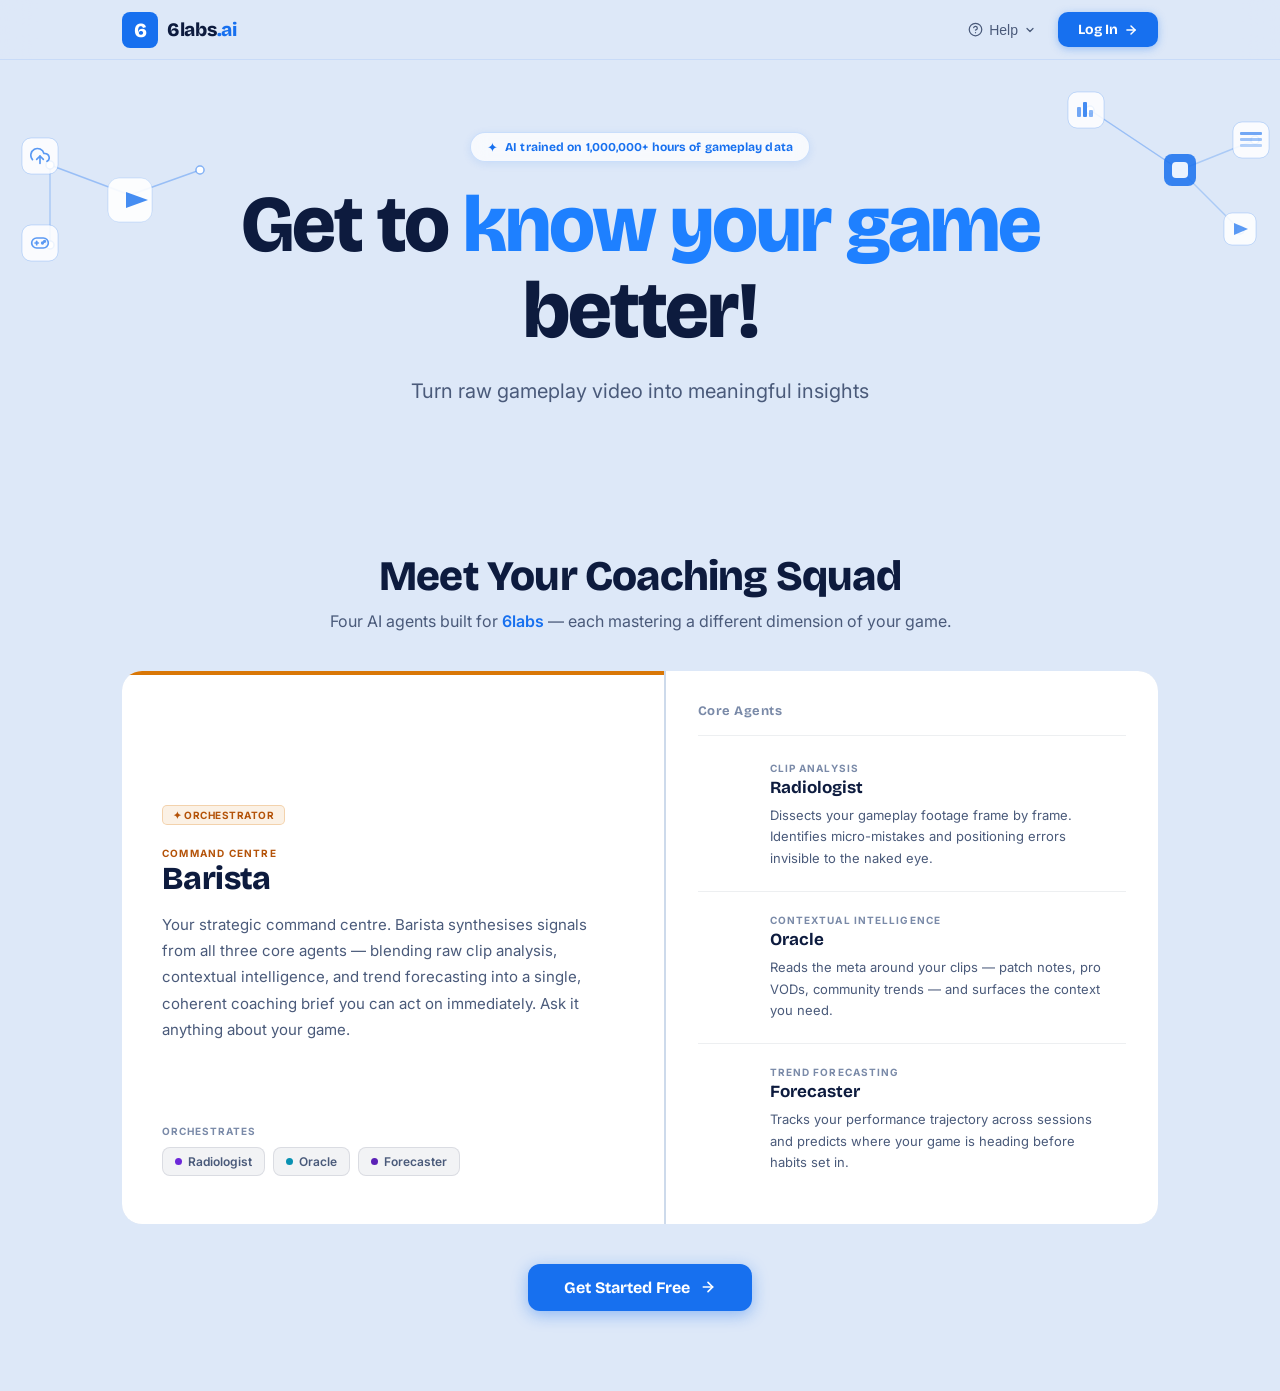
<file: agents-opt-b-split.html>
<!DOCTYPE html>
<html lang="en">
<head>
  <meta charset="UTF-8" />
  <meta name="viewport" content="width=device-width, initial-scale=1.0" />
  <title>6labs.ai — Agents · Option B: Split Panel</title>
  <link rel="preconnect" href="https://fonts.googleapis.com" />
  <link rel="preconnect" href="https://fonts.gstatic.com" crossorigin />
  <link href="https://fonts.googleapis.com/css2?family=Bricolage+Grotesque:opsz,wght@12..96,400;12..96,600;12..96,700;12..96,800&family=Inter:wght@400;500;600;700&display=swap" rel="stylesheet" />
  <style>
    :root {
      --bg:#dde8f8; --bg-mid:#e4edf9; --white:#ffffff;
      --navy:#0d1b3e; --navy-2:#1a2b52;
      --blue:#1770ef; --blue-2:#1e80ff; --blue-lt:#3d8ff5;
      --blue-faint:rgba(23,112,239,.08); --blue-bd:rgba(23,112,239,.18);
      --text-h:#0d1b3e; --text-b:#4a5a7a; --text-m:#7a8aa8;
      --card-sh:0 2px 12px rgba(13,27,62,.06),0 1px 3px rgba(13,27,62,.04);
      --card-sh-h:0 8px 32px rgba(13,27,62,.10),0 2px 6px rgba(13,27,62,.06);
      --f-d:'Bricolage Grotesque',sans-serif; --f-b:'Inter',sans-serif;
    }
    *,*::before,*::after{box-sizing:border-box;margin:0;padding:0;}
    html{scroll-behavior:smooth;}
    body{font-family:var(--f-b);background:var(--bg);color:var(--text-h);overflow-x:hidden;-webkit-font-smoothing:antialiased;min-height:100vh;}
    .container{max-width:1100px;margin:0 auto;padding:0 32px;}

    /* NAV */
    .nav{position:sticky;top:0;z-index:100;height:60px;background:rgba(221,232,248,.92);backdrop-filter:blur(16px);-webkit-backdrop-filter:blur(16px);border-bottom:1px solid rgba(23,112,239,.1);display:flex;align-items:center;}
    .nav-inner{display:flex;align-items:center;justify-content:space-between;width:100%;max-width:1100px;margin:0 auto;padding:0 32px;}
    .nav-logo{display:flex;align-items:center;gap:9px;text-decoration:none;}
    .nav-logo-icon{width:36px;height:36px;display:flex;align-items:center;justify-content:center;}
    .nav-logo-text{font-family:var(--f-d);font-size:19px;font-weight:800;color:var(--navy);letter-spacing:-.3px;}
    .nav-logo-text span{color:var(--blue);}
    .nav-help{display:flex;align-items:center;gap:6px;font-size:14px;font-weight:500;color:var(--text-b);cursor:pointer;padding:6px 10px;border-radius:8px;transition:color .15s,background .15s;background:transparent;border:none;}
    .nav-help:hover{color:var(--navy);background:rgba(13,27,62,.05);}
    .nav-login{display:inline-flex;align-items:center;gap:6px;background:var(--blue);color:#fff;font-family:var(--f-d);font-size:14px;font-weight:700;padding:9px 20px;border-radius:10px;text-decoration:none;transition:background .2s,transform .15s,box-shadow .2s;box-shadow:0 2px 8px rgba(23,112,239,.35);}
    .nav-login:hover{background:var(--blue-2);transform:translateY(-1px);box-shadow:0 6px 20px rgba(23,112,239,.45);}

    /* HERO */
    .hero{position:relative;padding:72px 0 80px;text-align:center;overflow:hidden;}
    .hero-nodes-left{position:absolute;top:0;left:0;width:260px;height:280px;pointer-events:none;}
    .hero-nodes-right{position:absolute;top:20px;right:0;width:220px;height:240px;pointer-events:none;}
    .hero-inner{position:relative;z-index:2;display:flex;flex-direction:column;align-items:center;gap:20px;}
    .hero-badge{display:inline-flex;align-items:center;gap:7px;padding:7px 16px;border-radius:50px;background:rgba(255,255,255,.75);border:1px solid rgba(23,112,239,.2);box-shadow:0 2px 8px rgba(23,112,239,.1);backdrop-filter:blur(8px);}
    .hero-badge-star{color:var(--blue);font-size:13px;line-height:1;}
    .hero-badge-text{font-family:var(--f-d);font-size:12px;font-weight:700;color:var(--blue);letter-spacing:.1px;}
    .hero-headline{font-family:var(--f-d);font-size:clamp(44px,6.5vw,80px);font-weight:800;line-height:1.08;letter-spacing:-2px;color:var(--navy);max-width:900px;}
    .hero-headline .hl{color:var(--blue-2);}
    .hero-sub{font-size:clamp(16px,2vw,20px);color:var(--text-b);line-height:1.6;max-width:560px;font-weight:400;}

    /* SHARED AGENT HEADER + CTA */
    .agents-section{padding:64px 0 80px;}
    .agents-header{text-align:center;margin-bottom:40px;display:flex;flex-direction:column;align-items:center;gap:10px;}
    .agents-title{font-family:var(--f-d);font-size:clamp(28px,4vw,42px);font-weight:800;letter-spacing:-.8px;color:var(--navy);}
    .agents-subtitle{font-size:16px;color:var(--text-b);font-weight:400;}
    .agents-subtitle .sixth{color:var(--blue);font-weight:600;}
    .agents-cta{display:flex;justify-content:center;margin-top:40px;}
    .btn-get-started{display:inline-flex;align-items:center;gap:10px;background:var(--blue);color:#fff;font-family:var(--f-d);font-size:16px;font-weight:700;padding:14px 36px;border-radius:12px;text-decoration:none;transition:background .2s,transform .15s,box-shadow .2s;box-shadow:0 4px 16px rgba(23,112,239,.4);}
    .btn-get-started:hover{background:var(--blue-2);transform:translateY(-2px);box-shadow:0 8px 28px rgba(23,112,239,.5);}

    /* OPTION B specific */
    .b-wrap { display: grid; grid-template-columns: 1.1fr 1fr; gap: 2px; background: rgba(13,27,62,.07); border-radius: 20px; overflow: hidden; }
    .b-left { background: #fff; padding: 48px 40px; display: flex; flex-direction: column; justify-content: space-between; gap: 32px; border-top: 4px solid #d97706; }
    .b-left-top { display: flex; flex-direction: column; gap: 16px; }
    .b-avatar { width: 64px; height: 64px; border-radius: 16px; display: flex; align-items: center; justify-content: center; flex-shrink: 0; }
    .b-new { display: inline-flex; align-items: center; gap: 5px; padding: 3px 10px; border-radius: 5px; background: rgba(217,119,6,.1); border: 1px solid rgba(217,119,6,.25); font-size: 10px; font-weight: 700; letter-spacing: .5px; text-transform: uppercase; color: #b45309; width: fit-content; }
    .b-tag { font-size: 10px; font-weight: 700; letter-spacing: 1.2px; text-transform: uppercase; color: #b45309; }
    .b-name { font-family: var(--f-d); font-size: 32px; font-weight: 800; color: var(--navy); letter-spacing: -.6px; line-height: 1.1; }
    .b-desc { font-size: 15px; color: var(--text-b); line-height: 1.75; }
    .b-left-bottom { display: flex; flex-direction: column; gap: 10px; }
    .b-serves-label { font-size: 10px; font-weight: 700; letter-spacing: 1px; text-transform: uppercase; color: var(--text-m); }
    .b-chips { display: flex; gap: 8px; flex-wrap: wrap; }
    .b-chip { display: flex; align-items: center; gap: 6px; padding: 6px 12px; border-radius: 8px; background: rgba(13,27,62,.05); border: 1px solid rgba(13,27,62,.1); font-size: 12px; font-weight: 600; color: var(--text-b); }
    .b-chip-dot { width: 7px; height: 7px; border-radius: 50%; flex-shrink: 0; }
    .b-right { background: #ffffff; padding: 32px; display: flex; flex-direction: column; gap: 0; }
    .b-right-hdr { font-family: var(--f-d); font-size: 13px; font-weight: 700; color: var(--text-m); letter-spacing: .5px; padding-bottom: 16px; border-bottom: 1px solid rgba(13,27,62,.07); margin-bottom: 8px; }
    .b-agent-row { display: flex; align-items: flex-start; gap: 14px; padding: 18px 14px; border-radius: 10px; transition: background .15s; cursor: default; }
    .b-agent-row:hover { background: rgba(255,255,255,.75); }
    .b-row-icon { width: 44px; height: 44px; border-radius: 11px; display: flex; align-items: center; justify-content: center; flex-shrink: 0; }
    .b-row-body { display: flex; flex-direction: column; gap: 3px; }
    .b-row-tag { font-size: 10px; font-weight: 700; letter-spacing: 1.1px; text-transform: uppercase; color: var(--text-m); }
    .b-row-name { font-family: var(--f-d); font-size: 17px; font-weight: 700; color: var(--navy); }
    .b-row-desc { font-size: 13px; color: var(--text-b); line-height: 1.65; margin-top: 4px; }
    .b-divider { height: 1px; background: rgba(13,27,62,.07); margin: 4px 0; }
    @media(max-width:800px) { .b-wrap { grid-template-columns: 1fr; } .b-left { border-top: 4px solid #d97706; border-left: none; } }

    @media(max-width:700px){.hero-headline{font-size:38px;letter-spacing:-1px;}.hero-nodes-left,.hero-nodes-right{display:none;}.nav-help{display:none;}}
  </style>
</head>
<body>

  <nav class="nav">
    <div class="nav-inner">
      <a class="nav-logo" href="#">
        <div class="nav-logo-icon">
          <svg width="36" height="36" viewBox="0 0 36 36" fill="none"><rect width="36" height="36" rx="8" fill="#1770EF"/><text x="18" y="25" font-family="'Bricolage Grotesque',sans-serif" font-size="20" font-weight="800" fill="white" text-anchor="middle">6</text></svg>
        </div>
        <span class="nav-logo-text">6labs<span>.ai</span></span>
      </a>
      <div style="display:flex;align-items:center;gap:12px;">
        <button class="nav-help">
          <svg width="15" height="15" viewBox="0 0 24 24" fill="none" stroke="currentColor" stroke-width="2" stroke-linecap="round" stroke-linejoin="round"><circle cx="12" cy="12" r="10"/><path d="M9.09 9a3 3 0 015.83 1c0 2-3 3-3 3"/><line x1="12" y1="17" x2="12.01" y2="17"/></svg>
          Help
          <svg width="12" height="12" viewBox="0 0 24 24" fill="none" stroke="currentColor" stroke-width="2.5" stroke-linecap="round" stroke-linejoin="round"><polyline points="6 9 12 15 18 9"/></svg>
        </button>
        <a href="#" class="nav-login">Log In <svg width="14" height="14" viewBox="0 0 24 24" fill="none" stroke="currentColor" stroke-width="2.5" stroke-linecap="round" stroke-linejoin="round"><line x1="5" y1="12" x2="19" y2="12"/><polyline points="12 5 19 12 12 19"/></svg></a>
      </div>
    </div>
  </nav>

  <section class="hero">
    <svg class="hero-nodes-left" viewBox="0 0 260 280" fill="none">
      <line x1="50" y1="105" x2="130" y2="135" stroke="#1770EF" stroke-width="1.5" stroke-opacity=".35"/>
      <line x1="130" y1="135" x2="200" y2="110" stroke="#1770EF" stroke-width="1.5" stroke-opacity=".35"/>
      <line x1="50" y1="105" x2="50" y2="185" stroke="#1770EF" stroke-width="1.5" stroke-opacity=".25"/>
      <circle cx="50" cy="105" r="4" fill="white" stroke="#1770EF" stroke-width="1.5" stroke-opacity=".5"/>
      <circle cx="200" cy="110" r="4" fill="white" stroke="#1770EF" stroke-width="1.5" stroke-opacity=".5"/>
      <circle cx="50" cy="185" r="4" fill="white" stroke="#1770EF" stroke-width="1.5" stroke-opacity=".5"/>
      <rect x="22" y="78" width="36" height="36" rx="9" fill="white" fill-opacity=".85" stroke="#1770EF" stroke-width="1" stroke-opacity=".2"/>
      <svg x="30" y="86" width="20" height="20" viewBox="0 0 24 24" fill="none" stroke="#1770EF" stroke-width="2" stroke-linecap="round" stroke-linejoin="round" opacity=".7"><polyline points="16 16 12 12 8 16"/><line x1="12" y1="12" x2="12" y2="21"/><path d="M20.39 18.39A5 5 0 0018 9h-1.26A8 8 0 103 16.3"/></svg>
      <rect x="108" y="118" width="44" height="44" rx="11" fill="white" fill-opacity=".9" stroke="#1770EF" stroke-width="1" stroke-opacity=".15"/>
      <polygon points="126,132 148,140 126,148" fill="#1770EF" fill-opacity=".8"/>
      <rect x="22" y="165" width="36" height="36" rx="9" fill="white" fill-opacity=".85" stroke="#1770EF" stroke-width="1" stroke-opacity=".2"/>
      <svg x="30" y="173" width="20" height="20" viewBox="0 0 24 24" fill="none" stroke="#1770EF" stroke-width="2" stroke-linecap="round" stroke-linejoin="round" opacity=".7"><line x1="6" y1="12" x2="10" y2="12"/><line x1="8" y1="10" x2="8" y2="14"/><circle cx="15" cy="12" r="1"/><circle cx="17.5" cy="10" r="1"/><rect x="2" y="6" width="20" height="12" rx="6"/></svg>
    </svg>
    <svg class="hero-nodes-right" viewBox="0 0 220 240" fill="none">
      <line x1="30" y1="30" x2="120" y2="90" stroke="#1770EF" stroke-width="1.5" stroke-opacity=".35"/>
      <line x1="120" y1="90" x2="195" y2="60" stroke="#1770EF" stroke-width="1.5" stroke-opacity=".25"/>
      <line x1="120" y1="90" x2="180" y2="150" stroke="#1770EF" stroke-width="1.5" stroke-opacity=".25"/>
      <circle cx="30" cy="30" r="4" fill="white" stroke="#1770EF" stroke-width="1.5" stroke-opacity=".5"/>
      <circle cx="195" cy="60" r="4" fill="white" stroke="#1770EF" stroke-width="1.5" stroke-opacity=".5"/>
      <circle cx="180" cy="150" r="4" fill="white" stroke="#1770EF" stroke-width="1.5" stroke-opacity=".5"/>
      <rect x="8" y="12" width="36" height="36" rx="9" fill="white" fill-opacity=".85" stroke="#1770EF" stroke-width="1" stroke-opacity=".2"/>
      <rect x="17" y="27" width="4" height="10" rx="1" fill="#1770EF" fill-opacity=".6"/><rect x="23" y="22" width="4" height="15" rx="1" fill="#1770EF" fill-opacity=".8"/><rect x="29" y="30" width="4" height="7" rx="1" fill="#1770EF" fill-opacity=".5"/>
      <rect x="173" y="42" width="36" height="36" rx="9" fill="white" fill-opacity=".85" stroke="#1770EF" stroke-width="1" stroke-opacity=".2"/>
      <rect x="180" y="52" width="22" height="3" rx="1" fill="#1770EF" fill-opacity=".6"/><rect x="180" y="58" width="22" height="3" rx="1" fill="#1770EF" fill-opacity=".4"/><rect x="180" y="64" width="22" height="3" rx="1" fill="#1770EF" fill-opacity=".3"/>
      <rect x="104" y="74" width="32" height="32" rx="8" fill="#1770EF" fill-opacity=".85"/>
      <rect x="112" y="82" width="16" height="16" rx="4" fill="white" fill-opacity=".9"/>
      <rect x="164" y="133" width="32" height="32" rx="8" fill="white" fill-opacity=".85" stroke="#1770EF" stroke-width="1" stroke-opacity=".2"/>
      <polygon points="174,143 188,149 174,155" fill="#1770EF" fill-opacity=".7"/>
    </svg>
    <div class="hero-inner container">
      <div class="hero-badge"><span class="hero-badge-star">✦</span><span class="hero-badge-text">AI trained on 1,000,000+ hours of gameplay data</span></div>
      <h1 class="hero-headline">Get to <span class="hl">know your game</span> better!</h1>
      <p class="hero-sub">Turn raw gameplay video into meaningful insights</p>
    </div>
  </section>

  <section class="agents-section">
    <div class="container">
      <div class="agents-header">
        <h2 class="agents-title">Meet Your Coaching Squad</h2>
        <p class="agents-subtitle">Four AI agents built for <span class="sixth">6labs</span> — each mastering a different dimension of your game.</p>
      </div>

      <!-- Split panel -->
      <div class="b-wrap">

        <!-- Left: Barista -->
        <div class="b-left">
          <div class="b-left-top">
            <div class="b-avatar icon-barista">
              <svg width="30" height="30" viewBox="0 0 24 24" fill="none" stroke="white" stroke-width="1.8" stroke-linecap="round" stroke-linejoin="round"><path d="M17 8h1a4 4 0 010 8h-1"/><path d="M3 8h14v9a4 4 0 01-4 4H7a4 4 0 01-4-4V8z"/><line x1="6" y1="2" x2="6" y2="4"/><line x1="10" y1="2" x2="10" y2="4"/><line x1="14" y1="2" x2="14" y2="4"/></svg>
            </div>
            <div>
              <span class="b-new">✦ Orchestrator</span>
            </div>
            <div>
              <span class="b-tag">Command Centre</span>
              <div class="b-name">Barista</div>
            </div>
            <p class="b-desc">Your strategic command centre. Barista synthesises signals from all three core agents — blending raw clip analysis, contextual intelligence, and trend forecasting into a single, coherent coaching brief you can act on immediately. Ask it anything about your game.</p>
          </div>
          <div class="b-left-bottom">
            <span class="b-serves-label">Orchestrates</span>
            <div class="b-chips">
              <div class="b-chip"><span class="b-chip-dot" style="background:#6d28d9;"></span>Radiologist</div>
              <div class="b-chip"><span class="b-chip-dot" style="background:#0891b2;"></span>Oracle</div>
              <div class="b-chip"><span class="b-chip-dot" style="background:#5b21b6;"></span>Forecaster</div>
            </div>
          </div>
        </div>

        <!-- Right: Core agents -->
        <div class="b-right">
          <div class="b-right-hdr">Core Agents</div>

          <!-- Radiologist row -->
          <div class="b-agent-row">
            <div class="b-row-icon icon-radiologist">
              <svg width="22" height="22" viewBox="0 0 24 24" fill="none" stroke="white" stroke-width="1.8" stroke-linecap="round" stroke-linejoin="round"><circle cx="11" cy="11" r="8"/><line x1="21" y1="21" x2="16.65" y2="16.65"/><line x1="11" y1="8" x2="11" y2="14"/><line x1="8" y1="11" x2="14" y2="11"/></svg>
            </div>
            <div class="b-row-body">
              <span class="b-row-tag">Clip Analysis</span>
              <div class="b-row-name">Radiologist</div>
              <p class="b-row-desc">Dissects your gameplay footage frame by frame. Identifies micro-mistakes and positioning errors invisible to the naked eye.</p>
            </div>
          </div>

          <div class="b-divider"></div>

          <!-- Oracle row -->
          <div class="b-agent-row">
            <div class="b-row-icon icon-oracle">
              <svg width="22" height="22" viewBox="0 0 24 24" fill="none" stroke="white" stroke-width="1.8" stroke-linecap="round" stroke-linejoin="round"><path d="M1 12s4-8 11-8 11 8 11 8-4 8-11 8-11-8-11-8z"/><circle cx="12" cy="12" r="3"/></svg>
            </div>
            <div class="b-row-body">
              <span class="b-row-tag">Contextual Intelligence</span>
              <div class="b-row-name">Oracle</div>
              <p class="b-row-desc">Reads the meta around your clips — patch notes, pro VODs, community trends — and surfaces the context you need.</p>
            </div>
          </div>

          <div class="b-divider"></div>

          <!-- Forecaster row -->
          <div class="b-agent-row">
            <div class="b-row-icon icon-forecaster">
              <svg width="22" height="22" viewBox="0 0 24 24" fill="none" stroke="white" stroke-width="1.8" stroke-linecap="round" stroke-linejoin="round"><polyline points="22 12 18 12 15 21 9 3 6 12 2 12"/></svg>
            </div>
            <div class="b-row-body">
              <span class="b-row-tag">Trend Forecasting</span>
              <div class="b-row-name">Forecaster</div>
              <p class="b-row-desc">Tracks your performance trajectory across sessions and predicts where your game is heading before habits set in.</p>
            </div>
          </div>

        </div>
      </div>

      <div class="agents-cta">
        <a href="#" class="btn-get-started">Get Started Free <svg width="16" height="16" viewBox="0 0 24 24" fill="none" stroke="currentColor" stroke-width="2.5" stroke-linecap="round" stroke-linejoin="round"><line x1="5" y1="12" x2="19" y2="12"/><polyline points="12 5 19 12 12 19"/></svg></a>
      </div>
    </div>
  </section>

</body>
</html>
</file>
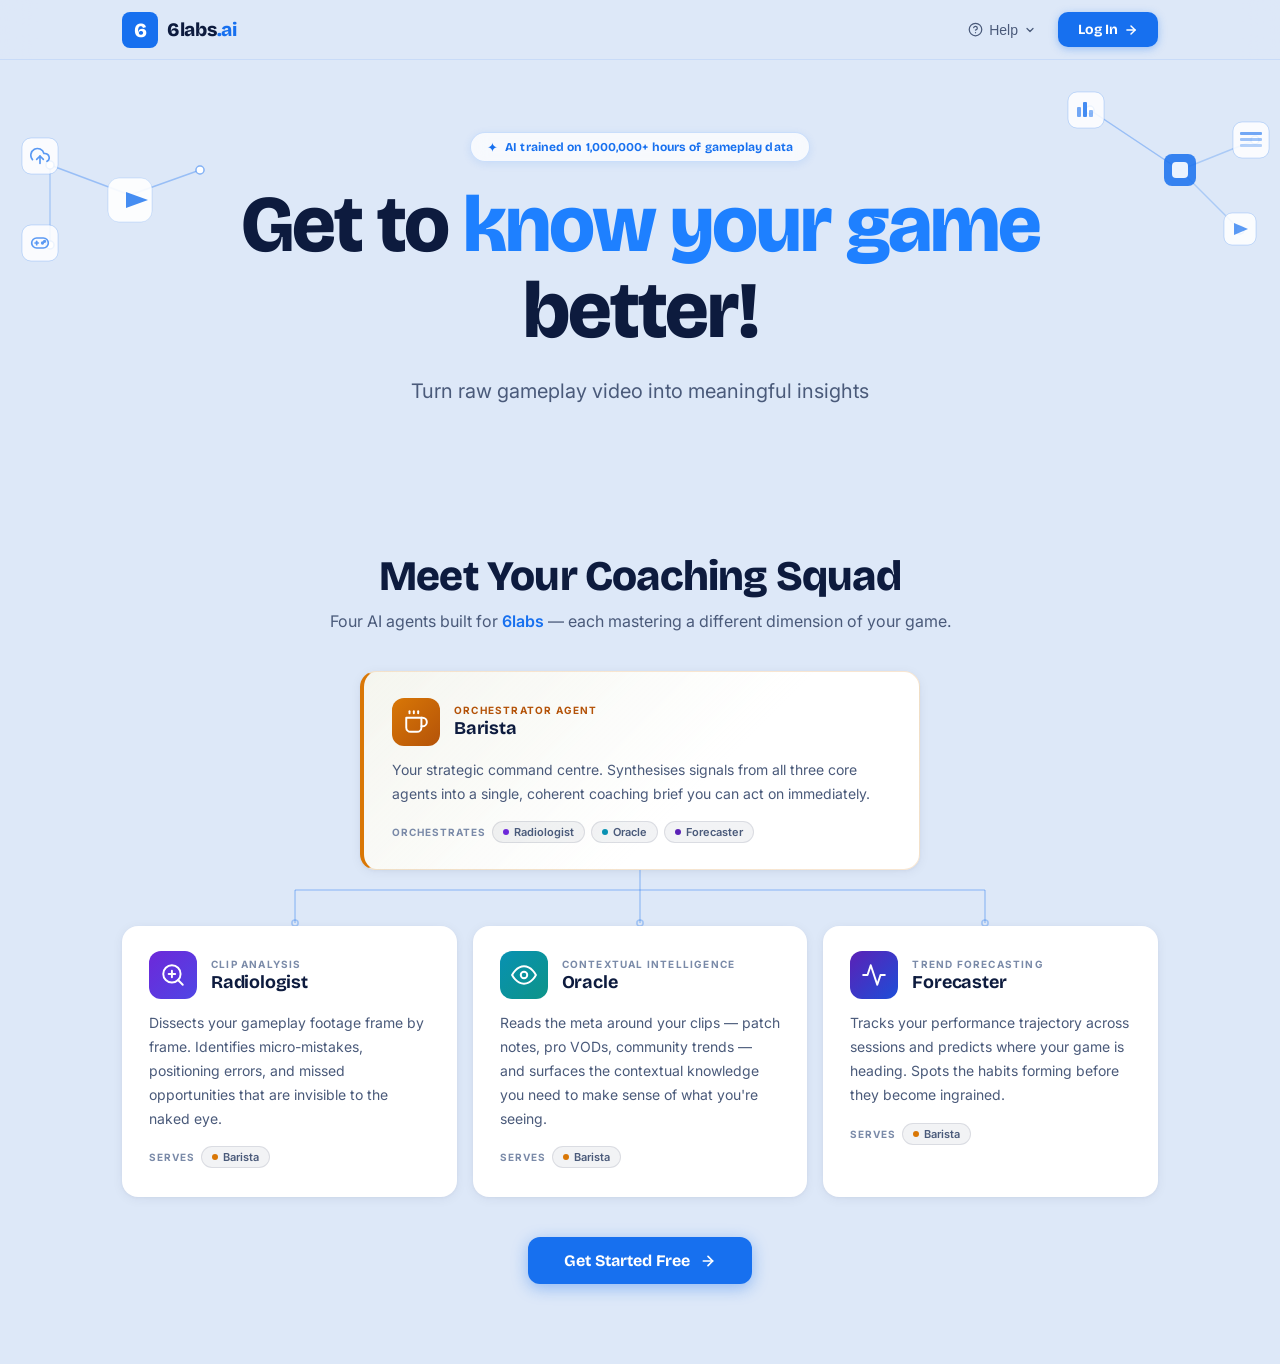
<file: agents-opt-c-hub.html>
<!DOCTYPE html>
<html lang="en">
<head>
  <meta charset="UTF-8" />
  <meta name="viewport" content="width=device-width, initial-scale=1.0" />
  <title>6labs.ai — Agents · Option C: Hub &amp; Spoke</title>
  <link rel="preconnect" href="https://fonts.googleapis.com" />
  <link rel="preconnect" href="https://fonts.gstatic.com" crossorigin />
  <link href="https://fonts.googleapis.com/css2?family=Bricolage+Grotesque:opsz,wght@12..96,400;12..96,600;12..96,700;12..96,800&family=Inter:wght@400;500;600;700&display=swap" rel="stylesheet" />
  <style>
    :root {
      --bg:#dde8f8; --bg-mid:#e4edf9; --white:#ffffff;
      --navy:#0d1b3e; --navy-2:#1a2b52;
      --blue:#1770ef; --blue-2:#1e80ff; --blue-lt:#3d8ff5;
      --blue-faint:rgba(23,112,239,.08); --blue-bd:rgba(23,112,239,.18);
      --text-h:#0d1b3e; --text-b:#4a5a7a; --text-m:#7a8aa8;
      --card-sh:0 2px 12px rgba(13,27,62,.06),0 1px 3px rgba(13,27,62,.04);
      --card-sh-h:0 8px 32px rgba(13,27,62,.10),0 2px 6px rgba(13,27,62,.06);
      --f-d:'Bricolage Grotesque',sans-serif; --f-b:'Inter',sans-serif;
    }
    *,*::before,*::after{box-sizing:border-box;margin:0;padding:0;}
    html{scroll-behavior:smooth;}
    body{font-family:var(--f-b);background:var(--bg);color:var(--text-h);overflow-x:hidden;-webkit-font-smoothing:antialiased;min-height:100vh;}
    .container{max-width:1100px;margin:0 auto;padding:0 32px;}

    /* NAV */
    .nav{position:sticky;top:0;z-index:100;height:60px;background:rgba(221,232,248,.92);backdrop-filter:blur(16px);-webkit-backdrop-filter:blur(16px);border-bottom:1px solid rgba(23,112,239,.1);display:flex;align-items:center;}
    .nav-inner{display:flex;align-items:center;justify-content:space-between;width:100%;max-width:1100px;margin:0 auto;padding:0 32px;}
    .nav-logo{display:flex;align-items:center;gap:9px;text-decoration:none;}
    .nav-logo-icon{width:36px;height:36px;display:flex;align-items:center;justify-content:center;}
    .nav-logo-text{font-family:var(--f-d);font-size:19px;font-weight:800;color:var(--navy);letter-spacing:-.3px;}
    .nav-logo-text span{color:var(--blue);}
    .nav-help{display:flex;align-items:center;gap:6px;font-size:14px;font-weight:500;color:var(--text-b);cursor:pointer;padding:6px 10px;border-radius:8px;transition:color .15s,background .15s;background:transparent;border:none;}
    .nav-help:hover{color:var(--navy);background:rgba(13,27,62,.05);}
    .nav-login{display:inline-flex;align-items:center;gap:6px;background:var(--blue);color:#fff;font-family:var(--f-d);font-size:14px;font-weight:700;padding:9px 20px;border-radius:10px;text-decoration:none;transition:background .2s,transform .15s,box-shadow .2s;box-shadow:0 2px 8px rgba(23,112,239,.35);}
    .nav-login:hover{background:var(--blue-2);transform:translateY(-1px);box-shadow:0 6px 20px rgba(23,112,239,.45);}

    /* HERO */
    .hero{position:relative;padding:72px 0 80px;text-align:center;overflow:hidden;}
    .hero-nodes-left{position:absolute;top:0;left:0;width:260px;height:280px;pointer-events:none;}
    .hero-nodes-right{position:absolute;top:20px;right:0;width:220px;height:240px;pointer-events:none;}
    .hero-inner{position:relative;z-index:2;display:flex;flex-direction:column;align-items:center;gap:20px;}
    .hero-badge{display:inline-flex;align-items:center;gap:7px;padding:7px 16px;border-radius:50px;background:rgba(255,255,255,.75);border:1px solid rgba(23,112,239,.2);box-shadow:0 2px 8px rgba(23,112,239,.1);backdrop-filter:blur(8px);}
    .hero-badge-star{color:var(--blue);font-size:13px;line-height:1;}
    .hero-badge-text{font-family:var(--f-d);font-size:12px;font-weight:700;color:var(--blue);letter-spacing:.1px;}
    .hero-headline{font-family:var(--f-d);font-size:clamp(44px,6.5vw,80px);font-weight:800;line-height:1.08;letter-spacing:-2px;color:var(--navy);max-width:900px;}
    .hero-headline .hl{color:var(--blue-2);}
    .hero-sub{font-size:clamp(16px,2vw,20px);color:var(--text-b);line-height:1.6;max-width:560px;font-weight:400;}

    /* SHARED AGENT HEADER + CTA */
    .agents-section{padding:64px 0 80px;}
    .agents-header{text-align:center;margin-bottom:40px;display:flex;flex-direction:column;align-items:center;gap:10px;}
    .agents-title{font-family:var(--f-d);font-size:clamp(28px,4vw,42px);font-weight:800;letter-spacing:-.8px;color:var(--navy);}
    .agents-subtitle{font-size:16px;color:var(--text-b);font-weight:400;}
    .agents-subtitle .sixth{color:var(--blue);font-weight:600;}
    .agents-cta{display:flex;justify-content:center;margin-top:40px;}
    .btn-get-started{display:inline-flex;align-items:center;gap:10px;background:var(--blue);color:#fff;font-family:var(--f-d);font-size:16px;font-weight:700;padding:14px 36px;border-radius:12px;text-decoration:none;transition:background .2s,transform .15s,box-shadow .2s;box-shadow:0 4px 16px rgba(23,112,239,.4);}
    .btn-get-started:hover{background:var(--blue-2);transform:translateY(-2px);box-shadow:0 8px 28px rgba(23,112,239,.5);}

    /* SHARED CARD BASE */
    .agent-card{background:var(--white);border-radius:16px;padding:24px 26px 28px;box-shadow:var(--card-sh);display:flex;flex-direction:column;gap:12px;cursor:default;transition:box-shadow .2s,transform .2s;border:1px solid rgba(255,255,255,.8);}
    .agent-card:hover{box-shadow:var(--card-sh-h);transform:translateY(-3px);}
    .agent-card-header{display:flex;align-items:center;gap:14px;}
    .agent-icon{width:48px;height:48px;border-radius:12px;display:flex;align-items:center;justify-content:center;flex-shrink:0;}
    .icon-radiologist{background:linear-gradient(135deg,#6d28d9 0%,#4f46e5 100%);}
    .icon-oracle{background:linear-gradient(135deg,#0891b2 0%,#0d9488 100%);}
    .icon-forecaster{background:linear-gradient(135deg,#5b21b6 0%,#1d4ed8 100%);}
    .icon-barista{background:linear-gradient(135deg,#d97706 0%,#b45309 100%);}
    .agent-card-meta{display:flex;flex-direction:column;gap:2px;}
    .agent-name{font-family:var(--f-d);font-size:18px;font-weight:700;color:var(--navy);letter-spacing:-.2px;line-height:1.2;}
    .agent-tag{font-size:10px;font-weight:700;letter-spacing:1.2px;text-transform:uppercase;color:var(--text-m);}
    .agent-desc{font-size:14px;color:var(--text-b);line-height:1.7;font-weight:400;}
    .serves-row{display:flex;align-items:center;gap:6px;flex-wrap:wrap;margin-top:4px;}
    .serves-label{font-size:10px;font-weight:700;letter-spacing:1px;text-transform:uppercase;color:var(--text-m);}
    .serves-pill{display:inline-flex;align-items:center;gap:5px;padding:3px 10px;border-radius:20px;background:rgba(13,27,62,.05);border:1px solid rgba(13,27,62,.1);font-size:11px;font-weight:600;color:var(--text-b);}
    .serves-dot{width:6px;height:6px;border-radius:50%;flex-shrink:0;}

    /* OPTION C specific */
    .c-barista-wrap { max-width: 560px; margin: 0 auto 0; }
    .c-barista-card {
      background: linear-gradient(135deg, rgba(255,251,235,.7) 0%, #fff 60%);
      border-radius: 16px; padding: 26px 28px;
      box-shadow: var(--card-sh); cursor: default;
      border: 1px solid rgba(217,119,6,.18);
      border-left: 4px solid #d97706;
      display: flex; flex-direction: column; gap: 12px;
      transition: box-shadow .2s, transform .2s;
    }
    .c-barista-card:hover { box-shadow: var(--card-sh-h); transform: translateY(-2px); }
    .c-connector { display: block; width: 100%; overflow: visible; margin: 0; flex-shrink: 0; }
    .c-agents-grid { display: grid; grid-template-columns: repeat(3,1fr); gap: 16px; }
    @media(max-width:800px) { .c-agents-grid { grid-template-columns: 1fr 1fr; } .c-connector { display: none; } .c-barista-wrap { max-width: 100%; } }
    @media(max-width:600px) { .c-agents-grid { grid-template-columns: 1fr; } }

    @media(max-width:700px){.hero-headline{font-size:38px;letter-spacing:-1px;}.hero-nodes-left,.hero-nodes-right{display:none;}.nav-help{display:none;}}
  </style>
</head>
<body>

  <nav class="nav">
    <div class="nav-inner">
      <a class="nav-logo" href="#">
        <div class="nav-logo-icon">
          <svg width="36" height="36" viewBox="0 0 36 36" fill="none"><rect width="36" height="36" rx="8" fill="#1770EF"/><text x="18" y="25" font-family="'Bricolage Grotesque',sans-serif" font-size="20" font-weight="800" fill="white" text-anchor="middle">6</text></svg>
        </div>
        <span class="nav-logo-text">6labs<span>.ai</span></span>
      </a>
      <div style="display:flex;align-items:center;gap:12px;">
        <button class="nav-help">
          <svg width="15" height="15" viewBox="0 0 24 24" fill="none" stroke="currentColor" stroke-width="2" stroke-linecap="round" stroke-linejoin="round"><circle cx="12" cy="12" r="10"/><path d="M9.09 9a3 3 0 015.83 1c0 2-3 3-3 3"/><line x1="12" y1="17" x2="12.01" y2="17"/></svg>
          Help
          <svg width="12" height="12" viewBox="0 0 24 24" fill="none" stroke="currentColor" stroke-width="2.5" stroke-linecap="round" stroke-linejoin="round"><polyline points="6 9 12 15 18 9"/></svg>
        </button>
        <a href="#" class="nav-login">Log In <svg width="14" height="14" viewBox="0 0 24 24" fill="none" stroke="currentColor" stroke-width="2.5" stroke-linecap="round" stroke-linejoin="round"><line x1="5" y1="12" x2="19" y2="12"/><polyline points="12 5 19 12 12 19"/></svg></a>
      </div>
    </div>
  </nav>

  <section class="hero">
    <svg class="hero-nodes-left" viewBox="0 0 260 280" fill="none">
      <line x1="50" y1="105" x2="130" y2="135" stroke="#1770EF" stroke-width="1.5" stroke-opacity=".35"/>
      <line x1="130" y1="135" x2="200" y2="110" stroke="#1770EF" stroke-width="1.5" stroke-opacity=".35"/>
      <line x1="50" y1="105" x2="50" y2="185" stroke="#1770EF" stroke-width="1.5" stroke-opacity=".25"/>
      <circle cx="50" cy="105" r="4" fill="white" stroke="#1770EF" stroke-width="1.5" stroke-opacity=".5"/>
      <circle cx="200" cy="110" r="4" fill="white" stroke="#1770EF" stroke-width="1.5" stroke-opacity=".5"/>
      <circle cx="50" cy="185" r="4" fill="white" stroke="#1770EF" stroke-width="1.5" stroke-opacity=".5"/>
      <rect x="22" y="78" width="36" height="36" rx="9" fill="white" fill-opacity=".85" stroke="#1770EF" stroke-width="1" stroke-opacity=".2"/>
      <svg x="30" y="86" width="20" height="20" viewBox="0 0 24 24" fill="none" stroke="#1770EF" stroke-width="2" stroke-linecap="round" stroke-linejoin="round" opacity=".7"><polyline points="16 16 12 12 8 16"/><line x1="12" y1="12" x2="12" y2="21"/><path d="M20.39 18.39A5 5 0 0018 9h-1.26A8 8 0 103 16.3"/></svg>
      <rect x="108" y="118" width="44" height="44" rx="11" fill="white" fill-opacity=".9" stroke="#1770EF" stroke-width="1" stroke-opacity=".15"/>
      <polygon points="126,132 148,140 126,148" fill="#1770EF" fill-opacity=".8"/>
      <rect x="22" y="165" width="36" height="36" rx="9" fill="white" fill-opacity=".85" stroke="#1770EF" stroke-width="1" stroke-opacity=".2"/>
      <svg x="30" y="173" width="20" height="20" viewBox="0 0 24 24" fill="none" stroke="#1770EF" stroke-width="2" stroke-linecap="round" stroke-linejoin="round" opacity=".7"><line x1="6" y1="12" x2="10" y2="12"/><line x1="8" y1="10" x2="8" y2="14"/><circle cx="15" cy="12" r="1"/><circle cx="17.5" cy="10" r="1"/><rect x="2" y="6" width="20" height="12" rx="6"/></svg>
    </svg>
    <svg class="hero-nodes-right" viewBox="0 0 220 240" fill="none">
      <line x1="30" y1="30" x2="120" y2="90" stroke="#1770EF" stroke-width="1.5" stroke-opacity=".35"/>
      <line x1="120" y1="90" x2="195" y2="60" stroke="#1770EF" stroke-width="1.5" stroke-opacity=".25"/>
      <line x1="120" y1="90" x2="180" y2="150" stroke="#1770EF" stroke-width="1.5" stroke-opacity=".25"/>
      <circle cx="30" cy="30" r="4" fill="white" stroke="#1770EF" stroke-width="1.5" stroke-opacity=".5"/>
      <circle cx="195" cy="60" r="4" fill="white" stroke="#1770EF" stroke-width="1.5" stroke-opacity=".5"/>
      <circle cx="180" cy="150" r="4" fill="white" stroke="#1770EF" stroke-width="1.5" stroke-opacity=".5"/>
      <rect x="8" y="12" width="36" height="36" rx="9" fill="white" fill-opacity=".85" stroke="#1770EF" stroke-width="1" stroke-opacity=".2"/>
      <rect x="17" y="27" width="4" height="10" rx="1" fill="#1770EF" fill-opacity=".6"/><rect x="23" y="22" width="4" height="15" rx="1" fill="#1770EF" fill-opacity=".8"/><rect x="29" y="30" width="4" height="7" rx="1" fill="#1770EF" fill-opacity=".5"/>
      <rect x="173" y="42" width="36" height="36" rx="9" fill="white" fill-opacity=".85" stroke="#1770EF" stroke-width="1" stroke-opacity=".2"/>
      <rect x="180" y="52" width="22" height="3" rx="1" fill="#1770EF" fill-opacity=".6"/><rect x="180" y="58" width="22" height="3" rx="1" fill="#1770EF" fill-opacity=".4"/><rect x="180" y="64" width="22" height="3" rx="1" fill="#1770EF" fill-opacity=".3"/>
      <rect x="104" y="74" width="32" height="32" rx="8" fill="#1770EF" fill-opacity=".85"/>
      <rect x="112" y="82" width="16" height="16" rx="4" fill="white" fill-opacity=".9"/>
      <rect x="164" y="133" width="32" height="32" rx="8" fill="white" fill-opacity=".85" stroke="#1770EF" stroke-width="1" stroke-opacity=".2"/>
      <polygon points="174,143 188,149 174,155" fill="#1770EF" fill-opacity=".7"/>
    </svg>
    <div class="hero-inner container">
      <div class="hero-badge"><span class="hero-badge-star">✦</span><span class="hero-badge-text">AI trained on 1,000,000+ hours of gameplay data</span></div>
      <h1 class="hero-headline">Get to <span class="hl">know your game</span> better!</h1>
      <p class="hero-sub">Turn raw gameplay video into meaningful insights</p>
    </div>
  </section>

  <section class="agents-section">
    <div class="container">
      <div class="agents-header">
        <h2 class="agents-title">Meet Your Coaching Squad</h2>
        <p class="agents-subtitle">Four AI agents built for <span class="sixth">6labs</span> — each mastering a different dimension of your game.</p>
      </div>

      <!-- Barista hub card -->
      <div class="c-barista-wrap">
        <div class="c-barista-card">
          <div class="agent-card-header">
            <div class="agent-icon icon-barista">
              <svg width="26" height="26" viewBox="0 0 24 24" fill="none" stroke="white" stroke-width="1.8" stroke-linecap="round" stroke-linejoin="round"><path d="M17 8h1a4 4 0 010 8h-1"/><path d="M3 8h14v9a4 4 0 01-4 4H7a4 4 0 01-4-4V8z"/><line x1="6" y1="2" x2="6" y2="4"/><line x1="10" y1="2" x2="10" y2="4"/><line x1="14" y1="2" x2="14" y2="4"/></svg>
            </div>
            <div class="agent-card-meta">
              <span class="agent-tag" style="color:#b45309;">Orchestrator Agent</span>
              <div class="agent-name">Barista</div>
            </div>
          </div>
          <p class="agent-desc">Your strategic command centre. Synthesises signals from all three core agents into a single, coherent coaching brief you can act on immediately.</p>
          <div class="serves-row">
            <span class="serves-label">Orchestrates</span>
            <div class="serves-pill"><span class="serves-dot" style="background:#6d28d9;"></span>Radiologist</div>
            <div class="serves-pill"><span class="serves-dot" style="background:#0891b2;"></span>Oracle</div>
            <div class="serves-pill"><span class="serves-dot" style="background:#5b21b6;"></span>Forecaster</div>
          </div>
        </div>
      </div>

      <!-- SVG connector: hub-and-spoke -->
      <svg class="c-connector" height="56" viewBox="0 0 1000 56" preserveAspectRatio="none" style="display:block;width:100%;overflow:visible;">
        <!-- Vertical drop from Barista hub (center = 500) -->
        <line x1="500" y1="0" x2="500" y2="20" stroke="rgba(23,112,239,.3)" stroke-width="1.5" fill="none"/>
        <!-- Horizontal connector spanning the 3 card column centres -->
        <line x1="167" y1="20" x2="833" y2="20" stroke="rgba(23,112,239,.3)" stroke-width="1.5" fill="none"/>
        <!-- Vertical drops to each card -->
        <line x1="167" y1="20" x2="167" y2="53" stroke="rgba(23,112,239,.3)" stroke-width="1.5" fill="none"/>
        <line x1="500" y1="20" x2="500" y2="53" stroke="rgba(23,112,239,.3)" stroke-width="1.5" fill="none"/>
        <line x1="833" y1="20" x2="833" y2="53" stroke="rgba(23,112,239,.3)" stroke-width="1.5" fill="none"/>
        <!-- Small circles at card tops -->
        <circle cx="167" cy="53" r="3" stroke="rgba(23,112,239,.3)" stroke-width="1.5" fill="none"/>
        <circle cx="500" cy="53" r="3" stroke="rgba(23,112,239,.3)" stroke-width="1.5" fill="none"/>
        <circle cx="833" cy="53" r="3" stroke="rgba(23,112,239,.3)" stroke-width="1.5" fill="none"/>
      </svg>

      <!-- 3-col grid: core agents -->
      <div class="c-agents-grid">

        <!-- Radiologist -->
        <div class="agent-card">
          <div class="agent-card-header">
            <div class="agent-icon icon-radiologist">
              <svg width="26" height="26" viewBox="0 0 24 24" fill="none" stroke="white" stroke-width="1.8" stroke-linecap="round" stroke-linejoin="round"><circle cx="11" cy="11" r="8"/><line x1="21" y1="21" x2="16.65" y2="16.65"/><line x1="11" y1="8" x2="11" y2="14"/><line x1="8" y1="11" x2="14" y2="11"/></svg>
            </div>
            <div class="agent-card-meta">
              <span class="agent-tag">Clip Analysis</span>
              <div class="agent-name">Radiologist</div>
            </div>
          </div>
          <p class="agent-desc">Dissects your gameplay footage frame by frame. Identifies micro-mistakes, positioning errors, and missed opportunities that are invisible to the naked eye.</p>
          <div class="serves-row">
            <span class="serves-label">Serves</span>
            <div class="serves-pill"><span class="serves-dot" style="background:#d97706;"></span>Barista</div>
          </div>
        </div>

        <!-- Oracle -->
        <div class="agent-card">
          <div class="agent-card-header">
            <div class="agent-icon icon-oracle">
              <svg width="26" height="26" viewBox="0 0 24 24" fill="none" stroke="white" stroke-width="1.8" stroke-linecap="round" stroke-linejoin="round"><path d="M1 12s4-8 11-8 11 8 11 8-4 8-11 8-11-8-11-8z"/><circle cx="12" cy="12" r="3"/></svg>
            </div>
            <div class="agent-card-meta">
              <span class="agent-tag">Contextual Intelligence</span>
              <div class="agent-name">Oracle</div>
            </div>
          </div>
          <p class="agent-desc">Reads the meta around your clips — patch notes, pro VODs, community trends — and surfaces the contextual knowledge you need to make sense of what you're seeing.</p>
          <div class="serves-row">
            <span class="serves-label">Serves</span>
            <div class="serves-pill"><span class="serves-dot" style="background:#d97706;"></span>Barista</div>
          </div>
        </div>

        <!-- Forecaster -->
        <div class="agent-card">
          <div class="agent-card-header">
            <div class="agent-icon icon-forecaster">
              <svg width="26" height="26" viewBox="0 0 24 24" fill="none" stroke="white" stroke-width="1.8" stroke-linecap="round" stroke-linejoin="round"><polyline points="22 12 18 12 15 21 9 3 6 12 2 12"/></svg>
            </div>
            <div class="agent-card-meta">
              <span class="agent-tag">Trend Forecasting</span>
              <div class="agent-name">Forecaster</div>
            </div>
          </div>
          <p class="agent-desc">Tracks your performance trajectory across sessions and predicts where your game is heading. Spots the habits forming before they become ingrained.</p>
          <div class="serves-row">
            <span class="serves-label">Serves</span>
            <div class="serves-pill"><span class="serves-dot" style="background:#d97706;"></span>Barista</div>
          </div>
        </div>

      </div>

      <div class="agents-cta">
        <a href="#" class="btn-get-started">Get Started Free <svg width="16" height="16" viewBox="0 0 24 24" fill="none" stroke="currentColor" stroke-width="2.5" stroke-linecap="round" stroke-linejoin="round"><line x1="5" y1="12" x2="19" y2="12"/><polyline points="12 5 19 12 12 19"/></svg></a>
      </div>
    </div>
  </section>

</body>
</html>
</file>
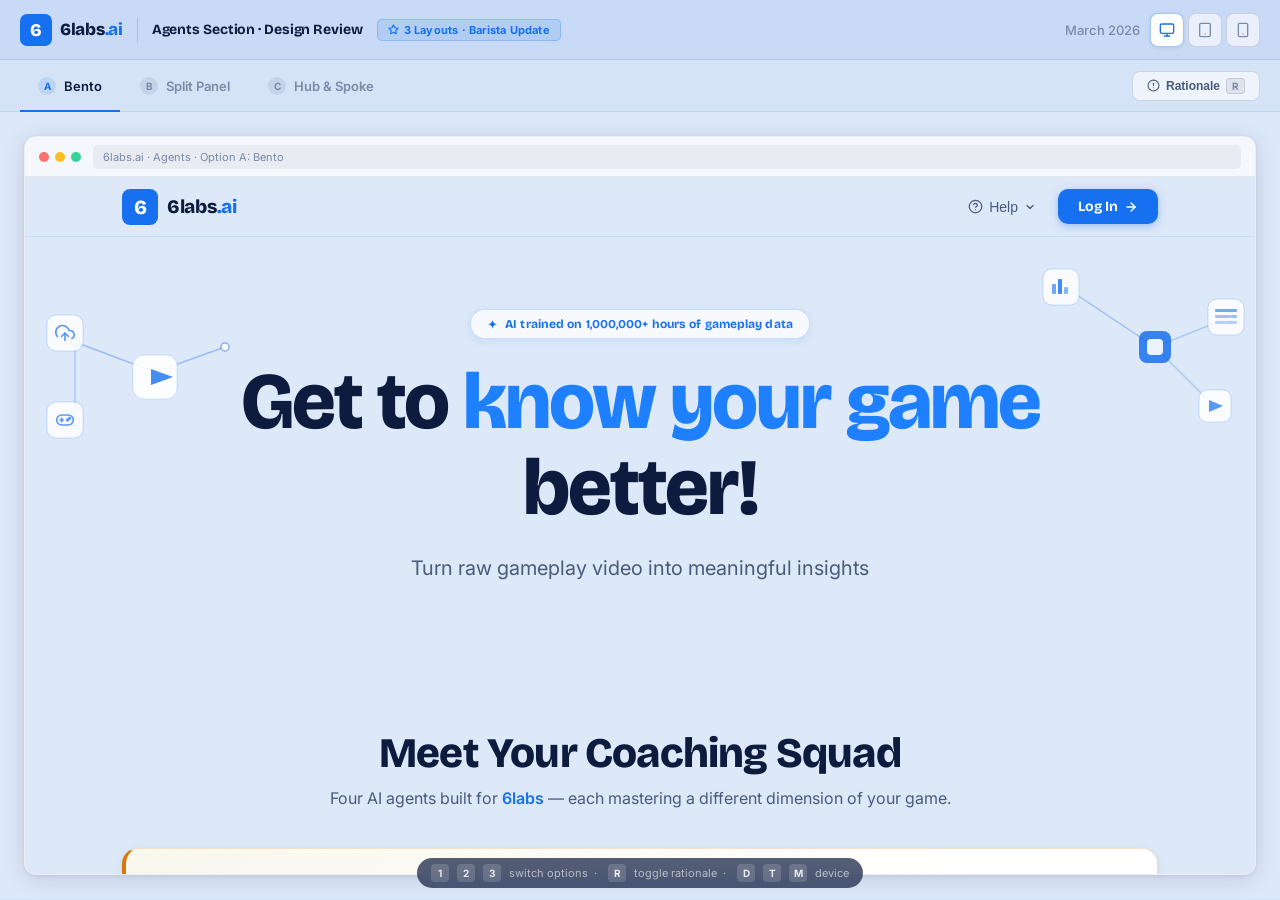
<file: agents-pm-review.html>
<!DOCTYPE html>
<html lang="en">
<head>
  <meta charset="UTF-8" />
  <meta name="viewport" content="width=device-width, initial-scale=1.0" />
  <title>6labs.ai — Agents Section · PM Review</title>
  <link rel="preconnect" href="https://fonts.googleapis.com" />
  <link rel="preconnect" href="https://fonts.gstatic.com" crossorigin />
  <link href="https://fonts.googleapis.com/css2?family=Bricolage+Grotesque:opsz,wght@12..96,400;12..96,600;12..96,700;12..96,800&family=Inter:wght@400;500;600;700&display=swap" rel="stylesheet" />
  <style>
    :root {
      --navy:#0d1b3e; --blue:#1770ef; --blue-2:#1e80ff;
      --text-b:#4a5a7a; --text-m:#7a8aa8;
      --f-d:'Bricolage Grotesque',sans-serif; --f-b:'Inter',sans-serif;
      --bg-review:#dde8f8;
      --bar-bg:#c8daf5;
      --tab-bg:#d4e3f6;
      --panel-bg:#eef4fd;
    }
    *,*::before,*::after{box-sizing:border-box;margin:0;padding:0;}
    html,body{height:100%;overflow:hidden;font-family:var(--f-b);background:var(--bg-review);color:var(--navy);-webkit-font-smoothing:antialiased;}

    /* ===================== REVIEW HEADER BAR ===================== */
    .review-bar {
      height: 60px;
      background: var(--bar-bg);
      border-bottom: 1px solid rgba(23,112,239,.15);
      display: flex; align-items: center;
      padding: 0 20px;
      justify-content: space-between;
      flex-shrink: 0;
      gap: 16px;
    }
    .review-bar-left { display: flex; align-items: center; gap: 14px; min-width: 0; }
    .rbar-logo { display: flex; align-items: center; gap: 8px; text-decoration: none; flex-shrink: 0; }
    .rbar-logo-icon { width: 32px; height: 32px; display: flex; align-items: center; justify-content: center; }
    .rbar-logo-text { font-family: var(--f-d); font-size: 17px; font-weight: 800; color: var(--navy); letter-spacing: -.3px; }
    .rbar-logo-text span { color: var(--blue); }
    .rbar-divider { width: 1px; height: 24px; background: rgba(13,27,62,.15); flex-shrink: 0; }
    .rbar-label { font-family: var(--f-d); font-size: 14px; font-weight: 700; color: var(--navy); letter-spacing: -.1px; white-space: nowrap; }
    .rbar-badge {
      display: inline-flex; align-items: center; gap: 5px;
      padding: 3px 10px; border-radius: 5px;
      background: rgba(23,112,239,.12); border: 1px solid rgba(23,112,239,.25);
      font-size: 11px; font-weight: 700; letter-spacing: .2px;
      color: var(--blue); white-space: nowrap; flex-shrink: 0;
    }
    .review-bar-right { display: flex; align-items: center; gap: 10px; flex-shrink: 0; }
    .rbar-date { font-size: 13px; color: var(--text-m); font-weight: 500; white-space: nowrap; }
    .device-btns { display: flex; gap: 4px; }
    .device-btn {
      width: 34px; height: 34px; border-radius: 8px;
      border: 1px solid rgba(13,27,62,.14);
      background: rgba(255,255,255,.6);
      display: flex; align-items: center; justify-content: center;
      cursor: pointer; transition: background .15s, border-color .15s;
      color: var(--text-m);
    }
    .device-btn:hover { background: rgba(255,255,255,.9); border-color: rgba(23,112,239,.3); color: var(--blue); }
    .device-btn.active { background: #fff; border-color: rgba(23,112,239,.4); color: var(--blue); box-shadow: 0 1px 4px rgba(13,27,62,.08); }

    /* ===================== TAB BAR ===================== */
    .tab-bar {
      height: 52px;
      background: var(--tab-bg);
      border-bottom: 1px solid rgba(23,112,239,.12);
      display: flex; align-items: stretch;
      padding: 0 20px;
      justify-content: space-between;
      flex-shrink: 0;
    }
    .tab-bar-left { display: flex; align-items: stretch; gap: 2px; }
    .tab {
      display: flex; align-items: center; gap: 8px;
      padding: 0 18px;
      font-size: 13px; font-weight: 600;
      color: var(--text-m);
      cursor: pointer;
      border-bottom: 2px solid transparent;
      transition: color .15s, border-color .15s;
      white-space: nowrap;
      position: relative;
      top: 1px;
    }
    .tab:hover { color: var(--navy); }
    .tab.active { color: var(--navy); border-bottom: 2px solid var(--blue); }
    .tab-badge {
      display: inline-flex; align-items: center; justify-content: center;
      width: 18px; height: 18px; border-radius: 50%;
      background: rgba(13,27,62,.08);
      font-size: 10px; font-weight: 700; color: var(--text-m);
    }
    .tab.active .tab-badge { background: rgba(23,112,239,.12); color: var(--blue); }
    .tab-bar-right { display: flex; align-items: center; }
    .rationale-toggle {
      display: flex; align-items: center; gap: 6px;
      padding: 6px 14px; border-radius: 8px;
      border: 1px solid rgba(13,27,62,.14);
      background: rgba(255,255,255,.6);
      font-size: 12px; font-weight: 600; color: var(--text-b);
      cursor: pointer; transition: background .15s, border-color .15s, color .15s;
    }
    .rationale-toggle:hover { background: rgba(255,255,255,.9); color: var(--navy); }
    .rationale-toggle.active { background: #fff; border-color: rgba(23,112,239,.35); color: var(--blue); }
    .rationale-kbd {
      display: inline-flex; align-items: center; justify-content: center;
      padding: 1px 5px; border-radius: 4px;
      background: rgba(13,27,62,.07); border: 1px solid rgba(13,27,62,.12);
      font-size: 10px; font-weight: 700; color: var(--text-m);
      font-family: var(--f-b);
    }

    /* ===================== MAIN LAYOUT ===================== */
    .review-layout {
      display: flex; flex-direction: column;
      height: calc(100vh - 112px); /* 60 + 52 */
      position: relative; overflow: hidden;
    }

    /* ===================== PREVIEW AREA ===================== */
    .preview-area {
      flex: 1; overflow: hidden;
      background: var(--bg-review);
      display: flex; align-items: flex-start; justify-content: center;
      padding: 24px;
      transition: height .3s ease;
    }
    .device-chrome {
      width: 100%; height: 100%;
      background: #fff;
      border-radius: 12px;
      overflow: hidden;
      box-shadow: 0 4px 24px rgba(13,27,62,.12), 0 1px 4px rgba(13,27,62,.08);
      border: 1px solid rgba(13,27,62,.08);
      display: flex; flex-direction: column;
      transition: max-width .25s ease;
    }
    .device-chrome.tablet { max-width: 768px; }
    .device-chrome.mobile { max-width: 390px; border-radius: 24px; }
    .chrome-bar {
      height: 40px; background: #f4f7fb;
      border-bottom: 1px solid rgba(13,27,62,.07);
      display: flex; align-items: center; padding: 0 14px; gap: 12px;
      flex-shrink: 0;
    }
    .chrome-dots { display: flex; gap: 6px; }
    .chrome-dot { width: 10px; height: 10px; border-radius: 50%; }
    .chrome-dot-r { background: #f87171; }
    .chrome-dot-y { background: #fbbf24; }
    .chrome-dot-g { background: #34d399; }
    .chrome-url {
      flex: 1; height: 24px; background: rgba(13,27,62,.05);
      border-radius: 5px; display: flex; align-items: center;
      padding: 0 10px;
      font-size: 11px; color: var(--text-m); font-family: var(--f-b);
    }
    .chrome-iframe {
      flex: 1; width: 100%; border: none; display: block;
    }

    /* ===================== RATIONALE PANEL ===================== */
    .rationale-panel {
      height: 0; overflow: hidden;
      background: var(--panel-bg);
      border-top: 1px solid rgba(23,112,239,.12);
      transition: height .3s ease;
      display: flex; flex-direction: row;
      flex-shrink: 0;
    }
    .rationale-panel.open { height: 320px; }

    /* Left nav */
    .rat-nav {
      width: 200px; flex-shrink: 0;
      padding: 20px 0;
      border-right: 1px solid rgba(23,112,239,.1);
      display: flex; flex-direction: column; gap: 2px;
    }
    .rat-nav-hdr {
      font-size: 10px; font-weight: 700; letter-spacing: 1px; text-transform: uppercase;
      color: var(--text-m); padding: 0 18px 10px;
    }
    .rat-nav-item {
      display: flex; align-items: center; gap: 8px;
      padding: 8px 18px; cursor: pointer;
      font-size: 13px; font-weight: 600; color: var(--text-b);
      border-right: 2px solid transparent;
      transition: color .15s, background .15s;
    }
    .rat-nav-item:hover { background: rgba(23,112,239,.05); color: var(--navy); }
    .rat-nav-item.active { color: var(--blue); border-right: 2px solid var(--blue); background: rgba(23,112,239,.06); }
    .rat-nav-dot { width: 7px; height: 7px; border-radius: 50%; background: var(--text-m); flex-shrink: 0; }
    .rat-nav-item.active .rat-nav-dot { background: var(--blue); }

    /* Right content */
    .rat-content {
      flex: 1; padding: 20px 28px; overflow-y: auto;
      display: none;
    }
    .rat-content.active { display: flex; flex-direction: column; gap: 16px; }
    .rat-concept {
      font-size: 13px; color: var(--text-b); line-height: 1.65;
      padding: 12px 16px; background: rgba(23,112,239,.05);
      border-radius: 8px; border-left: 3px solid var(--blue);
    }
    .rat-concept strong { color: var(--navy); }
    .rat-cards { display: grid; grid-template-columns: repeat(3,1fr); gap: 12px; }
    .rat-card {
      background: #fff; border-radius: 10px; padding: 14px 16px;
      border: 1px solid rgba(13,27,62,.07);
      box-shadow: 0 1px 4px rgba(13,27,62,.04);
      display: flex; flex-direction: column; gap: 6px;
    }
    .rat-card-title { font-family: var(--f-d); font-size: 13px; font-weight: 700; color: var(--navy); }
    .rat-card-body { font-size: 12px; color: var(--text-b); line-height: 1.6; }
    .rat-best {
      font-size: 12px; color: var(--text-m); line-height: 1.55;
      padding: 8px 12px; background: rgba(13,27,62,.03);
      border-radius: 6px; border: 1px solid rgba(13,27,62,.06);
    }
    .rat-best strong { color: var(--text-b); }

    /* Scrollbar */
    .rat-content::-webkit-scrollbar { width: 4px; }
    .rat-content::-webkit-scrollbar-track { background: transparent; }
    .rat-content::-webkit-scrollbar-thumb { background: rgba(13,27,62,.12); border-radius: 2px; }

    /* Keyboard hint strip */
    .kbd-strip {
      position: fixed; bottom: 12px; left: 50%; transform: translateX(-50%);
      display: flex; align-items: center; gap: 8px;
      padding: 6px 14px; border-radius: 20px;
      background: rgba(13,27,62,.7); backdrop-filter: blur(8px);
      font-size: 11px; color: rgba(255,255,255,.6);
      pointer-events: none;
      z-index: 10;
    }
    .kbd-strip kbd {
      display: inline-flex; align-items: center; justify-content: center;
      min-width: 18px; height: 18px; padding: 0 4px;
      border-radius: 4px; background: rgba(255,255,255,.15);
      font-size: 10px; font-weight: 700; color: rgba(255,255,255,.85);
      font-family: var(--f-b);
    }
  </style>
</head>
<body>

  <!-- REVIEW HEADER BAR -->
  <div class="review-bar">
    <div class="review-bar-left">
      <a class="rbar-logo" href="#">
        <div class="rbar-logo-icon">
          <svg width="32" height="32" viewBox="0 0 36 36" fill="none"><rect width="36" height="36" rx="8" fill="#1770EF"/><text x="18" y="25" font-family="'Bricolage Grotesque',sans-serif" font-size="20" font-weight="800" fill="white" text-anchor="middle">6</text></svg>
        </div>
        <span class="rbar-logo-text">6labs<span>.ai</span></span>
      </a>
      <div class="rbar-divider"></div>
      <span class="rbar-label">Agents Section · Design Review</span>
      <div class="rbar-badge">
        <svg width="11" height="11" viewBox="0 0 24 24" fill="none" stroke="currentColor" stroke-width="2.5" stroke-linecap="round" stroke-linejoin="round"><polygon points="12 2 15.09 8.26 22 9.27 17 14.14 18.18 21.02 12 17.77 5.82 21.02 7 14.14 2 9.27 8.91 8.26 12 2"/></svg>
        3 Layouts · Barista Update
      </div>
    </div>
    <div class="review-bar-right">
      <span class="rbar-date">March 2026</span>
      <div class="device-btns">
        <button class="device-btn active" id="btn-desktop" title="Desktop" onclick="setDevice('desktop',this)">
          <svg width="16" height="16" viewBox="0 0 24 24" fill="none" stroke="currentColor" stroke-width="2" stroke-linecap="round" stroke-linejoin="round"><rect x="2" y="3" width="20" height="14" rx="2"/><line x1="8" y1="21" x2="16" y2="21"/><line x1="12" y1="17" x2="12" y2="21"/></svg>
        </button>
        <button class="device-btn" id="btn-tablet" title="Tablet" onclick="setDevice('tablet',this)">
          <svg width="16" height="16" viewBox="0 0 24 24" fill="none" stroke="currentColor" stroke-width="2" stroke-linecap="round" stroke-linejoin="round"><rect x="4" y="2" width="16" height="20" rx="2"/><line x1="12" y1="18" x2="12.01" y2="18"/></svg>
        </button>
        <button class="device-btn" id="btn-mobile" title="Mobile" onclick="setDevice('mobile',this)">
          <svg width="16" height="16" viewBox="0 0 24 24" fill="none" stroke="currentColor" stroke-width="2" stroke-linecap="round" stroke-linejoin="round"><rect x="5" y="2" width="14" height="20" rx="2"/><line x1="12" y1="18" x2="12.01" y2="18"/></svg>
        </button>
      </div>
    </div>
  </div>

  <!-- TAB BAR -->
  <div class="tab-bar">
    <div class="tab-bar-left">
      <div class="tab active" id="tab-a" onclick="switchTab('a')">
        <span class="tab-badge">A</span>
        Bento
      </div>
      <div class="tab" id="tab-b" onclick="switchTab('b')">
        <span class="tab-badge">B</span>
        Split Panel
      </div>
      <div class="tab" id="tab-c" onclick="switchTab('c')">
        <span class="tab-badge">C</span>
        Hub &amp; Spoke
      </div>
    </div>
    <div class="tab-bar-right">
      <button class="rationale-toggle" id="rationale-btn" onclick="toggleRationale()">
        <svg width="13" height="13" viewBox="0 0 24 24" fill="none" stroke="currentColor" stroke-width="2" stroke-linecap="round" stroke-linejoin="round"><circle cx="12" cy="12" r="10"/><line x1="12" y1="8" x2="12" y2="12"/><line x1="12" y1="16" x2="12.01" y2="16"/></svg>
        Rationale
        <span class="rationale-kbd">R</span>
      </button>
    </div>
  </div>

  <!-- MAIN LAYOUT -->
  <div class="review-layout" id="review-layout">

    <!-- PREVIEW AREA -->
    <div class="preview-area" id="preview-area">
      <div class="device-chrome" id="device-chrome">
        <div class="chrome-bar">
          <div class="chrome-dots">
            <div class="chrome-dot chrome-dot-r"></div>
            <div class="chrome-dot chrome-dot-y"></div>
            <div class="chrome-dot chrome-dot-g"></div>
          </div>
          <div class="chrome-url" id="chrome-url">6labs.ai · Agents · Option A: Bento</div>
        </div>
        <iframe class="chrome-iframe" id="preview-iframe" src="./agents-opt-a-bento.html" title="Preview"></iframe>
      </div>
    </div>

    <!-- RATIONALE PANEL -->
    <div class="rationale-panel" id="rationale-panel">

      <!-- Left nav -->
      <div class="rat-nav">
        <div class="rat-nav-hdr">Options</div>
        <div class="rat-nav-item active" id="rn-a" onclick="switchRationale('a')">
          <span class="rat-nav-dot"></span> A — Bento
        </div>
        <div class="rat-nav-item" id="rn-b" onclick="switchRationale('b')">
          <span class="rat-nav-dot"></span> B — Split Panel
        </div>
        <div class="rat-nav-item" id="rn-c" onclick="switchRationale('c')">
          <span class="rat-nav-dot"></span> C — Hub &amp; Spoke
        </div>
      </div>

      <!-- Rationale content: Option A -->
      <div class="rat-content active" id="rc-a">
        <div class="rat-concept">
          <strong>Concept:</strong> Barista as the Command Centre. Full-width orchestrator card creates an immediate visual hierarchy — Barista is clearly the entry point. Core agents sit below as supporting cast.
        </div>
        <div class="rat-cards">
          <div class="rat-card">
            <div class="rat-card-title">Recognition over Recall</div>
            <div class="rat-card-body">The full-width card with 'Orchestrates' chips externalises the mental model before the user reads a word.</div>
          </div>
          <div class="rat-card">
            <div class="rat-card-title">Visual Hierarchy</div>
            <div class="rat-card-body">Width communicates importance. Barista spans 100%; the three agents share equal thirds below. The layout IS the explanation.</div>
          </div>
          <div class="rat-card">
            <div class="rat-card-title">Progressive Disclosure</div>
            <div class="rat-card-body">Core agents below Barista reveal naturally — 'here's what Barista draws from.' No secondary navigation needed.</div>
          </div>
        </div>
        <div class="rat-best">
          <strong>Best for:</strong> Teams already familiar with 6labs. Cleanest extension of the existing 2+2 grid pattern. Lowest risk, strongest visual clarity.
        </div>
      </div>

      <!-- Rationale content: Option B -->
      <div class="rat-content" id="rc-b">
        <div class="rat-concept">
          <strong>Concept:</strong> Barista and the core agents given equal architectural weight — left/right split communicates 'different kind of thing.' Barista gets editorial depth; agents get scannable rows.
        </div>
        <div class="rat-cards">
          <div class="rat-card">
            <div class="rat-card-title">AI Transparency (XAI)</div>
            <div class="rat-card-body">Left panel depth lets Barista explain itself fully. Users understand what it orchestrates before scrolling past. Critical for enterprise AI trust.</div>
          </div>
          <div class="rat-card">
            <div class="rat-card-title">Scannable vs. Deep</div>
            <div class="rat-card-body">Right-side agent rows are optimised for fast scanning (tag → name → one-liner). Left panel rewards reading. Two reading modes in one section.</div>
          </div>
          <div class="rat-card">
            <div class="rat-card-title">Fitts's Law for CTA</div>
            <div class="rat-card-body">The left panel's visual weight naturally draws users to Barista first, then the eye moves right for detail. Navigation is implicit.</div>
          </div>
        </div>
        <div class="rat-best">
          <strong>Best for:</strong> Enterprise sales and studio pitches where the Barista concept needs selling. The left panel gives copywriters space to make the case.
        </div>
      </div>

      <!-- Rationale content: Option C -->
      <div class="rat-content" id="rc-c">
        <div class="rat-concept">
          <strong>Concept:</strong> Visual metaphor matches the product model — Barista is literally above and connected to the agents below. The SVG connector line makes the orchestration relationship unmistakably clear.
        </div>
        <div class="rat-cards">
          <div class="rat-card">
            <div class="rat-card-title">Spatial Reasoning</div>
            <div class="rat-card-body">Vertical position communicates hierarchy (Barista above = layer above). The connector line removes all ambiguity about the relationship without a word of copy.</div>
          </div>
          <div class="rat-card">
            <div class="rat-card-title">Gestalt Proximity</div>
            <div class="rat-card-body">The connector groups Barista and its agents as a system. Users instantly read this as 'one thing with parts' rather than 'four separate products.'</div>
          </div>
          <div class="rat-card">
            <div class="rat-card-title">Memorability</div>
            <div class="rat-card-body">The hub-and-spoke shape is distinctive and memorable. In a review, stakeholders will remember 'the one with the lines' — useful for alignment conversations.</div>
          </div>
        </div>
        <div class="rat-best">
          <strong>Best for:</strong> Product Hunt, marketing pages, and any context where the Barista orchestration concept is new and needs communicating fast. Highest 'aha moment' potential.
        </div>
      </div>

    </div>
  </div>

  <!-- KEYBOARD HINTS -->
  <div class="kbd-strip">
    <kbd>1</kbd><kbd>2</kbd><kbd>3</kbd> switch options &nbsp;·&nbsp; <kbd>R</kbd> toggle rationale &nbsp;·&nbsp; <kbd>D</kbd><kbd>T</kbd><kbd>M</kbd> device
  </div>

  <script>
    const STATE = { tab: 'a', rationale: false, device: 'desktop' };

    const TAB_SRCS = {
      a: { src: './agents-opt-a-bento.html',   label: '6labs.ai · Agents · Option A: Bento' },
      b: { src: './agents-opt-b-split.html',   label: '6labs.ai · Agents · Option B: Split Panel' },
      c: { src: './agents-opt-c-hub.html',     label: '6labs.ai · Agents · Option C: Hub & Spoke' },
    };

    function switchTab(key) {
      // Update tab UI
      ['a','b','c'].forEach(k => {
        document.getElementById('tab-' + k).classList.toggle('active', k === key);
      });
      // Update iframe
      const info = TAB_SRCS[key];
      document.getElementById('preview-iframe').src = info.src;
      document.getElementById('chrome-url').textContent = info.label;
      // Update rationale nav to match
      switchRationale(key);
      STATE.tab = key;
    }

    function switchRationale(key) {
      ['a','b','c'].forEach(k => {
        document.getElementById('rn-' + k).classList.toggle('active', k === key);
        document.getElementById('rc-' + k).classList.toggle('active', k === key);
      });
    }

    function toggleRationale() {
      STATE.rationale = !STATE.rationale;
      document.getElementById('rationale-panel').classList.toggle('open', STATE.rationale);
      document.getElementById('rationale-btn').classList.toggle('active', STATE.rationale);
    }

    function setDevice(mode, btn) {
      STATE.device = mode;
      // Update button states
      ['desktop','tablet','mobile'].forEach(d => {
        document.getElementById('btn-' + d).classList.toggle('active', d === mode);
      });
      // Update chrome classes
      const chrome = document.getElementById('device-chrome');
      chrome.classList.remove('tablet','mobile');
      if (mode === 'tablet') chrome.classList.add('tablet');
      if (mode === 'mobile') chrome.classList.add('mobile');
    }

    // Keyboard shortcuts
    document.addEventListener('keydown', (e) => {
      const tag = e.target.tagName;
      if (tag === 'INPUT' || tag === 'TEXTAREA') return;
      const key = e.key.toLowerCase();
      if (key === '1' || key === 'a') switchTab('a');
      else if (key === '2' || key === 'b') switchTab('b');
      else if (key === '3' || key === 'c') switchTab('c');
      else if (key === 'r') toggleRationale();
      else if (key === 'd') setDevice('desktop', document.getElementById('btn-desktop'));
      else if (key === 't') setDevice('tablet', document.getElementById('btn-tablet'));
      else if (key === 'm') setDevice('mobile', document.getElementById('btn-mobile'));
    });
  </script>

</body>
</html>
</file>
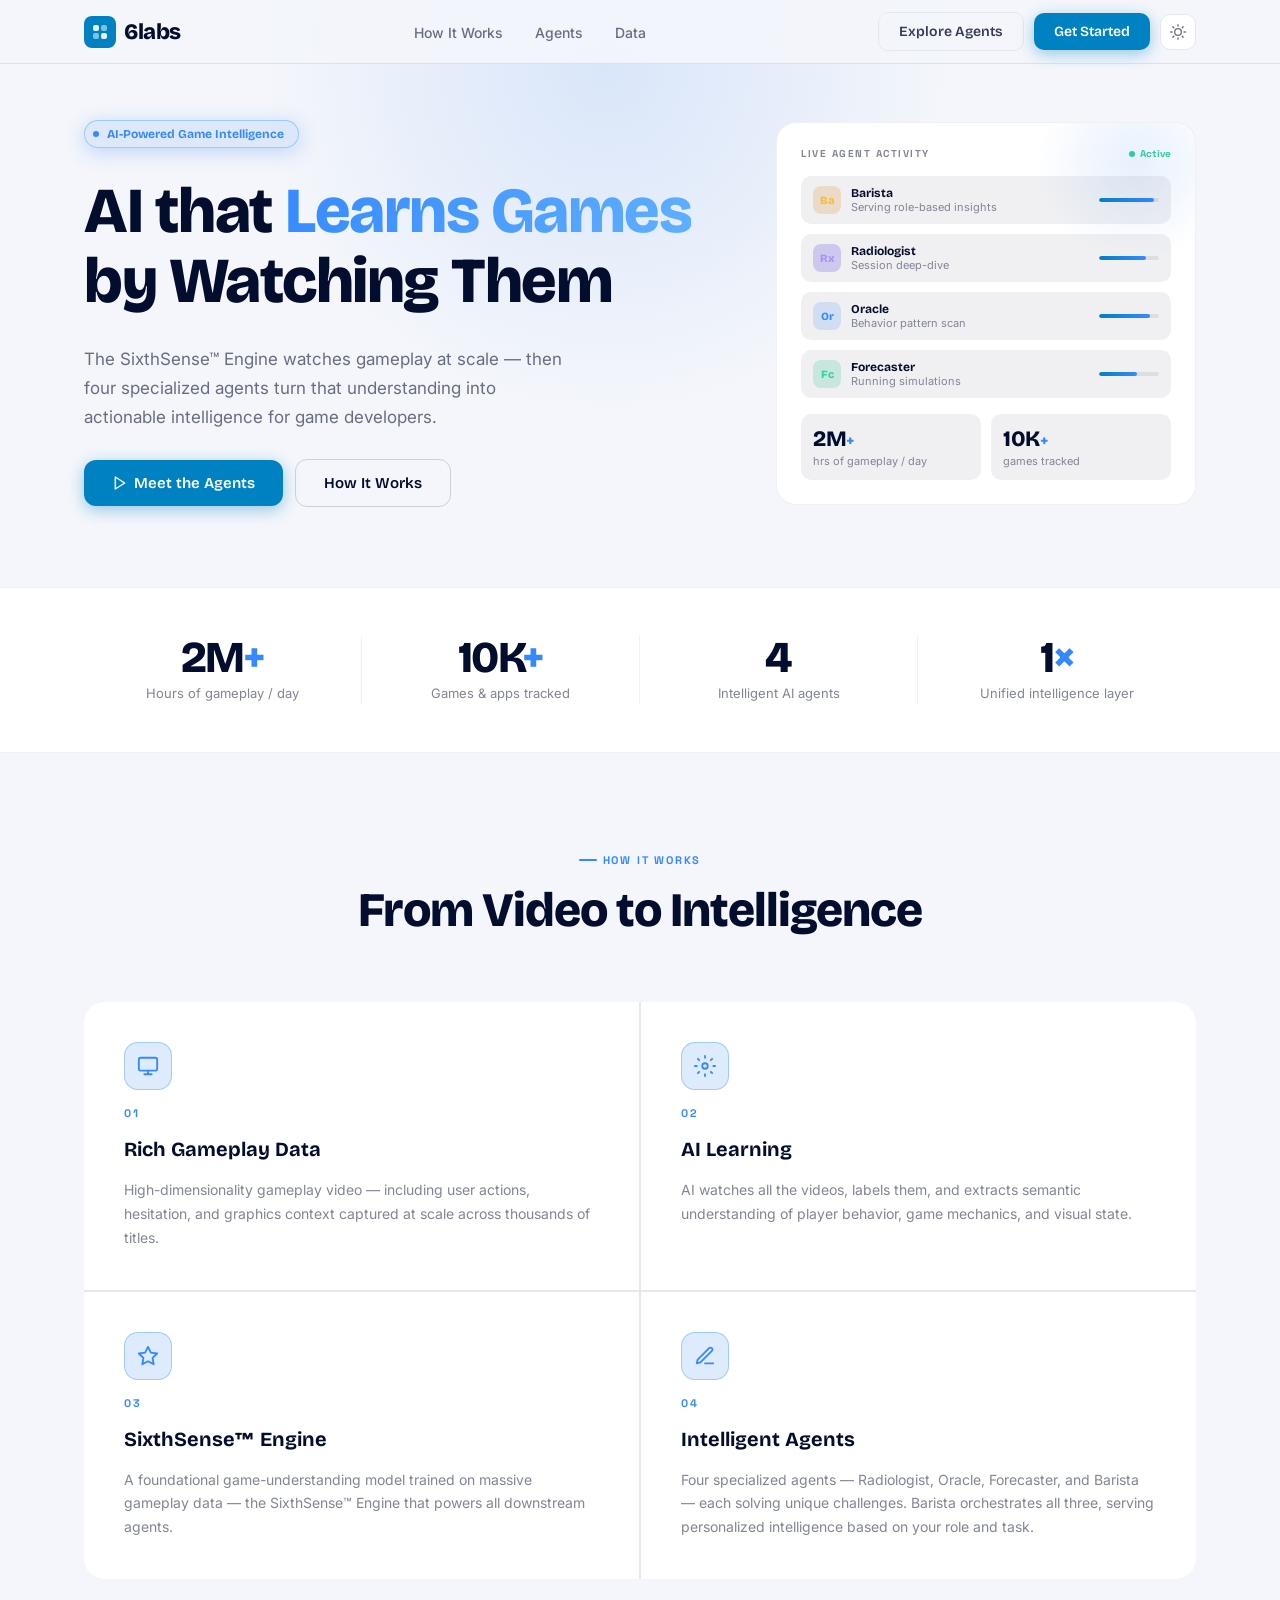
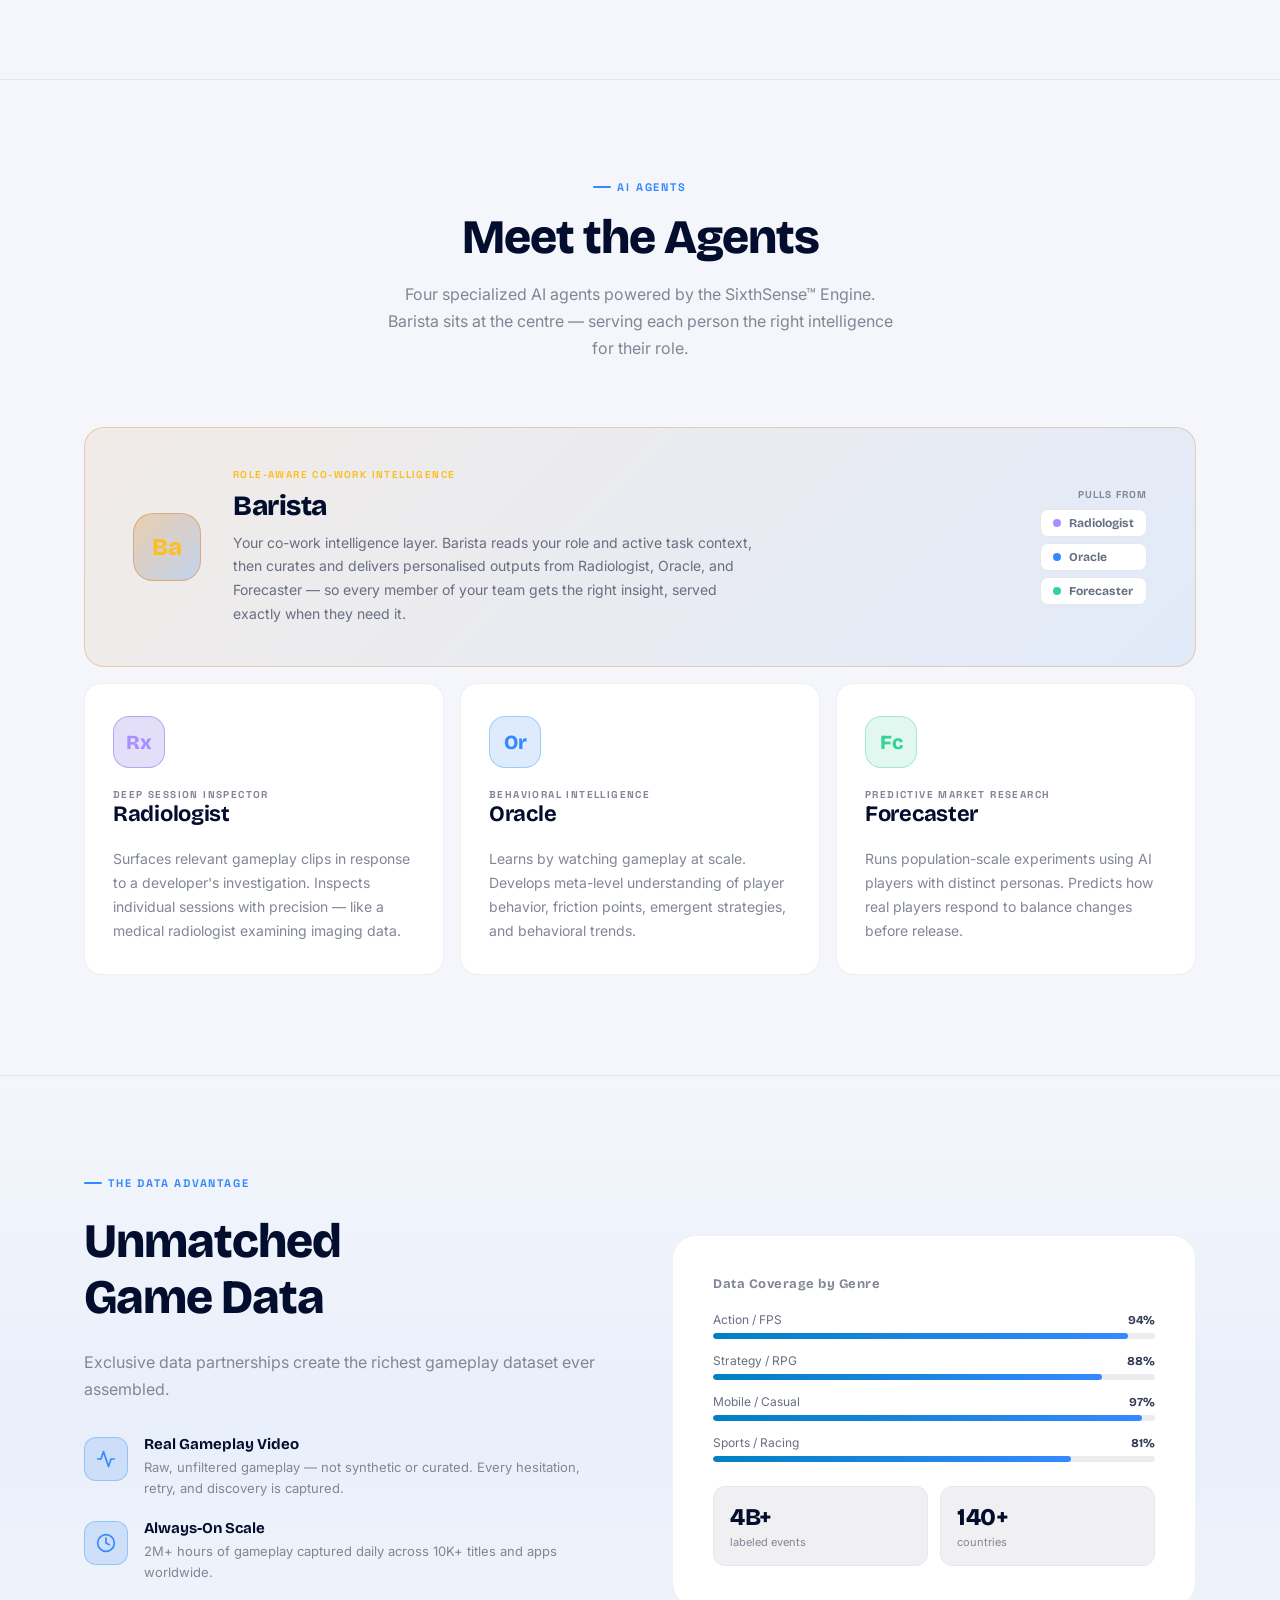
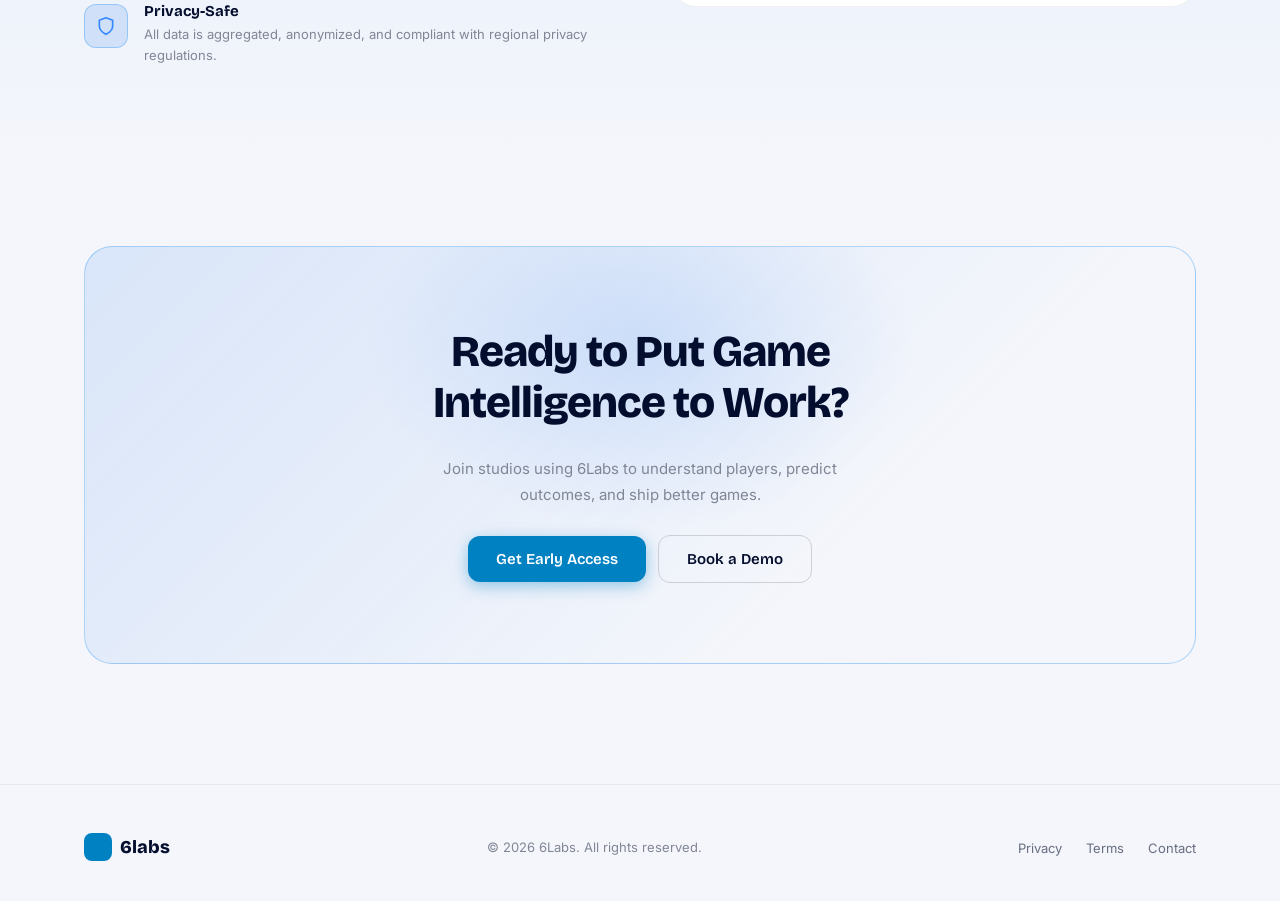
<file: landing-v2-option1-bento.html>
<!DOCTYPE html>
<html lang="en" data-theme="light">
<head>
  <meta charset="UTF-8" />
  <meta name="viewport" content="width=device-width, initial-scale=1.0" />
  <title>6Labs — Option 1: Bento Command</title>
  <link rel="preconnect" href="https://fonts.googleapis.com" />
  <link rel="preconnect" href="https://fonts.gstatic.com" crossorigin />
  <link href="https://fonts.googleapis.com/css2?family=Bricolage+Grotesque:opsz,wght@12..96,400;12..96,600;12..96,700;12..96,800&family=Inter:wght@400;500;600&family=Space+Grotesk:wght@700&display=swap" rel="stylesheet" />

  <style>
    /* ── TOKENS ── */
    :root {
      --base-50: #e6e7ea; --base-300: #9a9eab; --base-400: #818696;
      --base-500: #686e81; --base-600: #4f566c; --base-700: #353d57;
      --base-800: #1c2542; --base-900: #030d2d;
      --white: #ffffff; --accent: #1770ef; --accent-light: #3589ff;
      --accent-tint: rgba(23,112,239,.14); --accent-tint-bd: rgba(10,133,237,.3);
      --accent-glow: rgba(23,112,239,.25);
      --btn-bg: #0081c2; --btn-hover: #0091d8;
      --f-display: 'Bricolage Grotesque', sans-serif;
      --f-body: 'Inter', sans-serif;
      --f-label: 'Space Grotesk', sans-serif;
      --page-bg: #030d2d; --page-fg: #ffffff;
      --nav-bg: rgba(3,13,45,.88); --nav-border: rgba(255,255,255,.08);
      --nav-link: #9a9eab; --nav-link-hover-fg: #ffffff;
      --nav-link-hover-bg: rgba(255,255,255,.08);
      --s1: rgba(255,255,255,.04); --s2: rgba(255,255,255,.08);
      --s3: rgba(255,255,255,.12); --s4: rgba(255,255,255,.20);
      --s5: rgba(255,255,255,.60);
      --card-bg: rgba(255,255,255,.03); --card-hover: rgba(255,255,255,.06);
      --text-h: #ffffff; --text-b: #9a9eab; --text-m: #686e81;
      --bar-track: rgba(255,255,255,.08); --bar-val: rgba(255,255,255,.60);
      --hero-glow: rgba(23,112,239,.22);
    }
    [data-theme="light"] {
      --page-bg: #f4f6fb; --page-fg: #030d2d;
      --nav-bg: rgba(244,246,251,.92); --nav-border: rgba(3,13,45,.09);
      --nav-link: #686e81; --nav-link-hover-fg: #030d2d;
      --nav-link-hover-bg: rgba(3,13,45,.06);
      --s1: #ffffff; --s2: rgba(3,13,45,.06); --s3: #e6e7ea; --s4: #cdcfd5;
      --s5: #353d57; --card-bg: #ffffff; --card-hover: #eef2ff;
      --text-h: #030d2d; --text-b: #686e81; --text-m: #818696;
      --bar-track: rgba(3,13,45,.08); --bar-val: #353d57;
      --hero-glow: rgba(23,112,239,.12);
    }

    *, *::before, *::after { box-sizing: border-box; margin: 0; padding: 0; }
    html { scroll-behavior: smooth; }
    body { font-family: var(--f-body); background: var(--page-bg); color: var(--page-fg); overflow-x: hidden; -webkit-font-smoothing: antialiased; transition: background .3s, color .3s; }
    .container { max-width: 1160px; margin: 0 auto; padding: 0 24px; }

    /* ── NAV ── */
    .nav { position: fixed; top: 0; left: 0; right: 0; z-index: 100; height: 64px; display: flex; align-items: center; background: var(--nav-bg); backdrop-filter: blur(20px); -webkit-backdrop-filter: blur(20px); border-bottom: 1px solid var(--nav-border); }
    .nav-inner { display: flex; align-items: center; justify-content: space-between; width: 100%; max-width: 1160px; margin: 0 auto; padding: 0 24px; }
    .nav-logo { display: flex; align-items: center; gap: 8px; text-decoration: none; }
    .nav-logo-mark { width: 32px; height: 32px; border-radius: 8px; background: var(--btn-bg); display: flex; align-items: center; justify-content: center; }
    .nav-logo-text { font-family: var(--f-display); font-size: 22px; font-weight: 800; color: var(--text-h); letter-spacing: -.4px; }
    .nav-links { display: flex; align-items: center; gap: 4px; list-style: none; }
    .nav-links a { font-size: 14px; font-weight: 500; color: var(--nav-link); text-decoration: none; padding: 6px 14px; border-radius: 8px; transition: color .15s, background .15s; }
    .nav-links a:hover { color: var(--nav-link-hover-fg); background: var(--nav-link-hover-bg); }
    .nav-right { display: flex; align-items: center; gap: 10px; }
    .btn { display: inline-flex; align-items: center; gap: 6px; font-family: var(--f-display); font-size: 14px; font-weight: 600; border: none; cursor: pointer; border-radius: 10px; padding: 10px 20px; text-decoration: none; transition: background .2s, transform .15s, box-shadow .2s, color .2s, border-color .2s; white-space: nowrap; }
    .btn-ghost { background: transparent; color: var(--s5); border: 1px solid var(--s3); }
    .btn-ghost:hover { background: var(--s2); color: var(--text-h); }
    .btn-primary { background: var(--btn-bg); color: var(--white); box-shadow: 0 4px 16px rgba(0,129,194,.4); }
    .btn-primary:hover { background: var(--btn-hover); transform: translateY(-1px); box-shadow: 0 8px 24px rgba(0,129,194,.5); }
    .btn-primary:active { transform: translateY(0); }
    .btn-large { font-size: 15px; padding: 14px 28px; border-radius: 12px; }
    .btn-outline { background: transparent; color: var(--text-h); border: 1px solid var(--s4); }
    .btn-outline:hover { background: var(--s2); }
    .theme-toggle { width: 36px; height: 36px; border-radius: 10px; border: 1px solid var(--s3); background: var(--s1); color: var(--text-b); cursor: pointer; display: flex; align-items: center; justify-content: center; transition: background .2s, color .2s; }
    .theme-toggle:hover { background: var(--s2); color: var(--text-h); }
    .theme-toggle svg { display: block; transition: transform .4s cubic-bezier(.34,1.56,.64,1); }
    .theme-toggle:hover svg { transform: rotate(20deg); }
    .icon-moon { display: block; } .icon-sun { display: none; }
    [data-theme="light"] .icon-moon { display: none; } [data-theme="light"] .icon-sun { display: block; }
    .section-eyebrow { display: inline-flex; align-items: center; gap: 6px; font-family: var(--f-label); font-size: 11px; font-weight: 700; letter-spacing: 1.8px; text-transform: uppercase; color: var(--accent-light); }
    .section-eyebrow::before { content: ''; display: block; width: 18px; height: 2px; background: var(--accent-light); border-radius: 2px; }

    /* ── HERO: Two-column split ── */
    .hero { padding-top: 120px; padding-bottom: 80px; position: relative; overflow: hidden; }
    .hero::before { content: ''; position: absolute; top: -80px; left: 20%; width: 700px; height: 500px; background: radial-gradient(ellipse at 50% 30%, var(--hero-glow) 0%, transparent 70%); pointer-events: none; }
    .hero-grid { display: grid; grid-template-columns: 1fr 420px; gap: 64px; align-items: center; position: relative; }
    .hero-left { display: flex; flex-direction: column; gap: 28px; }
    .hero-badge { display: inline-flex; align-items: center; gap: 8px; padding: 6px 14px 6px 8px; border-radius: 50px; background: rgba(23,112,239,.1); border: 1px solid var(--accent-tint-bd); box-shadow: 0 4px 20px var(--accent-glow); width: fit-content; }
    .hero-badge-dot { width: 6px; height: 6px; border-radius: 50%; background: var(--accent-light); animation: pulse-dot 2s ease-in-out infinite; }
    @keyframes pulse-dot { 0%,100% { opacity:1; transform:scale(1); } 50% { opacity:.6; transform:scale(.85); } }
    .hero-badge-text { font-family: var(--f-display); font-size: 12px; font-weight: 700; color: var(--accent-light); }
    .hero-headline { font-family: var(--f-display); font-size: clamp(40px,5vw,64px); font-weight: 800; line-height: 1.1; letter-spacing: -1.5px; color: var(--text-h); }
    .hero-headline .hl { color: transparent; background: linear-gradient(120deg, var(--accent-light) 0%, #60b0ff 100%); -webkit-background-clip: text; background-clip: text; }
    .hero-sub { font-size: 17px; color: var(--text-b); line-height: 1.7; max-width: 480px; }
    .hero-actions { display: flex; align-items: center; gap: 12px; flex-wrap: wrap; }

    /* ── Hero right: Live intel widget ── */
    .hero-widget { background: var(--s1); border: 1px solid var(--s2); border-radius: 20px; padding: 24px; display: flex; flex-direction: column; gap: 16px; position: relative; overflow: hidden; }
    .hero-widget::before { content: ''; position: absolute; top: -60px; right: -40px; width: 200px; height: 200px; background: radial-gradient(ellipse, rgba(23,112,239,.1) 0%, transparent 70%); pointer-events: none; }
    .hw-header { display: flex; align-items: center; justify-content: space-between; }
    .hw-title { font-family: var(--f-label); font-size: 10px; font-weight: 700; letter-spacing: 1.5px; text-transform: uppercase; color: var(--text-m); }
    .hw-live { display: flex; align-items: center; gap: 5px; font-family: var(--f-label); font-size: 10px; font-weight: 700; color: #34d399; }
    .hw-live-dot { width: 6px; height: 6px; border-radius: 50%; background: #34d399; animation: pulse-dot 2s ease-in-out infinite; }
    .hw-agents { display: flex; flex-direction: column; gap: 10px; }
    .hw-agent-row { display: flex; align-items: center; gap: 10px; background: var(--s2); border-radius: 10px; padding: 10px 12px; }
    .hw-agent-dot { width: 28px; height: 28px; border-radius: 8px; display: flex; align-items: center; justify-content: center; font-family: var(--f-display); font-size: 11px; font-weight: 800; flex-shrink: 0; }
    .dot-rx { background: rgba(100,80,220,.25); color: #a98eff; }
    .dot-or { background: var(--accent-tint); color: var(--accent-light); }
    .dot-fc { background: rgba(16,185,129,.18); color: #34d399; }
    .dot-ba { background: rgba(217,119,6,.18); color: #fbbf24; }
    .hw-agent-info { flex: 1; min-width: 0; }
    .hw-agent-name { font-family: var(--f-display); font-size: 12px; font-weight: 700; color: var(--text-h); }
    .hw-agent-status { font-size: 11px; color: var(--text-m); }
    .hw-bar-wrap { width: 60px; }
    .hw-bar { height: 4px; border-radius: 4px; background: var(--bar-track); overflow: hidden; }
    .hw-bar-fill { height: 100%; border-radius: 4px; background: linear-gradient(90deg, var(--btn-bg), var(--accent-light)); }
    .hw-bottom { display: grid; grid-template-columns: 1fr 1fr; gap: 10px; }
    .hw-metric { background: var(--s2); border-radius: 10px; padding: 12px; display: flex; flex-direction: column; gap: 2px; }
    .hw-metric-num { font-family: var(--f-display); font-size: 22px; font-weight: 800; color: var(--text-h); letter-spacing: -.5px; }
    .hw-metric-label { font-size: 11px; color: var(--text-m); }

    /* ── STATS STRIP ── */
    .stats-strip { padding: 48px 0; border-top: 1px solid var(--s2); border-bottom: 1px solid var(--s2); background: var(--s1); }
    .stats-inner { display: grid; grid-template-columns: repeat(4,1fr); gap: 0; }
    .stat-item { display: flex; flex-direction: column; align-items: center; gap: 4px; padding: 0 24px; border-right: 1px solid var(--s2); }
    .stat-item:last-child { border-right: none; }
    .stat-number { font-family: var(--f-display); font-size: 44px; font-weight: 800; color: var(--text-h); letter-spacing: -1.5px; line-height: 1; }
    .stat-number .accent { color: var(--accent-light); }
    .stat-label { font-size: 13px; color: var(--text-m); text-align: center; line-height: 1.5; }

    /* ── SECTIONS ── */
    .section { padding: 100px 0; }
    .section-header { display: flex; flex-direction: column; align-items: center; gap: 16px; text-align: center; margin-bottom: 64px; }
    .section-title { font-family: var(--f-display); font-size: clamp(32px,4vw,48px); font-weight: 800; line-height: 1.15; letter-spacing: -1px; color: var(--text-h); }
    .section-sub { font-size: 16px; color: var(--text-m); line-height: 1.7; max-width: 520px; }
    .divider { height: 1px; background: var(--s2); }

    /* ── HOW IT WORKS ── */
    .steps-grid { display: grid; grid-template-columns: repeat(2,1fr); gap: 2px; background: var(--s2); border-radius: 20px; overflow: hidden; }
    .step-card { background: var(--card-bg); padding: 40px; display: flex; flex-direction: column; gap: 16px; transition: background .2s; }
    .step-card:hover { background: var(--card-hover); }
    .step-card:first-child { border-radius: 18px 0 0 0; }
    .step-card:nth-child(2) { border-radius: 0 18px 0 0; }
    .step-card:nth-child(3) { border-radius: 0 0 0 18px; }
    .step-card:last-child { border-radius: 0 0 18px 0; }
    .step-num { font-family: var(--f-label); font-size: 11px; font-weight: 700; letter-spacing: 2px; color: var(--accent-light); }
    .step-title { font-family: var(--f-display); font-size: 20px; font-weight: 700; color: var(--text-h); line-height: 1.3; }
    .step-body { font-size: 14px; color: var(--text-m); line-height: 1.7; }
    .step-icon { width: 48px; height: 48px; border-radius: 14px; background: var(--accent-tint); border: 1px solid var(--accent-tint-bd); display: flex; align-items: center; justify-content: center; color: var(--accent-light); }

    /* ── AGENTS: BENTO LAYOUT ── */
    .agents-section { padding: 100px 0; }

    /* Barista: Full-width featured orchestrator card */
    .barista-card {
      background: linear-gradient(135deg, rgba(217,119,6,.08) 0%, rgba(23,112,239,.08) 100%);
      border: 1px solid rgba(217,119,6,.28);
      border-radius: 20px;
      padding: 40px 48px;
      display: grid;
      grid-template-columns: auto 1fr auto;
      gap: 32px;
      align-items: center;
      margin-bottom: 16px;
      cursor: default;
      transition: background .2s, border-color .2s, transform .2s;
    }
    .barista-card:hover {
      background: linear-gradient(135deg, rgba(217,119,6,.14) 0%, rgba(23,112,239,.12) 100%);
      border-color: rgba(217,119,6,.45);
      transform: translateY(-2px);
    }
    .barista-avatar {
      width: 68px; height: 68px; border-radius: 20px;
      background: linear-gradient(135deg, rgba(217,119,6,.25) 0%, rgba(23,112,239,.2) 100%);
      border: 1px solid rgba(217,119,6,.4);
      display: flex; align-items: center; justify-content: center;
      font-family: var(--f-display); font-size: 24px; font-weight: 800; color: #fbbf24;
      flex-shrink: 0;
    }
    .barista-body { display: flex; flex-direction: column; gap: 8px; }
    .barista-tag { font-family: var(--f-label); font-size: 10px; font-weight: 700; letter-spacing: 1.4px; text-transform: uppercase; color: #fbbf24; }
    .barista-name { font-family: var(--f-display); font-size: 28px; font-weight: 800; color: var(--text-h); letter-spacing: -.5px; }
    .barista-desc { font-size: 14px; color: var(--text-b); line-height: 1.7; max-width: 520px; }
    .barista-sources { display: flex; flex-direction: column; gap: 8px; align-items: flex-end; flex-shrink: 0; }
    .barista-sources-label { font-family: var(--f-label); font-size: 10px; font-weight: 700; letter-spacing: 1px; text-transform: uppercase; color: var(--text-m); }
    .barista-chips { display: flex; flex-direction: column; gap: 6px; }
    .b-chip { display: flex; align-items: center; gap: 8px; padding: 6px 12px; border-radius: 8px; border: 1px solid var(--s3); background: var(--s1); font-family: var(--f-display); font-size: 12px; font-weight: 700; color: var(--text-b); }
    .b-chip-dot { width: 8px; height: 8px; border-radius: 50%; flex-shrink: 0; }

    /* Agents 3-col grid */
    .agents-grid { display: grid; grid-template-columns: repeat(3,1fr); gap: 16px; }
    .agent-card { background: var(--s1); border: 1px solid var(--s2); border-radius: 18px; padding: 32px 28px; display: flex; flex-direction: column; gap: 20px; cursor: default; transition: background .2s, border-color .2s, transform .2s; }
    .agent-card:hover { background: var(--s2); border-color: var(--accent-tint-bd); transform: translateY(-3px); }
    .agent-avatar { width: 52px; height: 52px; border-radius: 16px; display: flex; align-items: center; justify-content: center; font-family: var(--f-display); font-size: 20px; font-weight: 800; }
    .agent-avatar-radiologist { background: rgba(100,80,220,.18); border: 1px solid rgba(100,80,220,.38); color: #a98eff; }
    .agent-avatar-oracle { background: var(--accent-tint); border: 1px solid var(--accent-tint-bd); color: var(--accent-light); }
    .agent-avatar-forecaster { background: rgba(16,185,129,.12); border: 1px solid rgba(16,185,129,.28); color: #34d399; }
    .agent-tag { font-family: var(--f-label); font-size: 10px; font-weight: 700; letter-spacing: 1.4px; text-transform: uppercase; color: var(--text-m); }
    .agent-name { font-family: var(--f-display); font-size: 22px; font-weight: 700; color: var(--text-h); letter-spacing: -.3px; line-height: 1.2; }
    .agent-desc { font-size: 14px; color: var(--text-m); line-height: 1.7; flex: 1; }

    /* ── DATA SECTION ── */
    .data-section { padding: 100px 0; background: linear-gradient(180deg, transparent 0%, rgba(23,112,239,.05) 50%, transparent 100%); }
    .data-grid { display: grid; grid-template-columns: 1fr 1fr; gap: 64px; align-items: center; }
    .data-left { display: flex; flex-direction: column; gap: 24px; }
    .data-features { display: flex; flex-direction: column; gap: 20px; margin-top: 8px; }
    .data-feature { display: flex; gap: 16px; align-items: flex-start; }
    .data-feature-icon { width: 44px; height: 44px; border-radius: 12px; background: var(--accent-tint); border: 1px solid var(--accent-tint-bd); display: flex; align-items: center; justify-content: center; color: var(--accent-light); flex-shrink: 0; margin-top: 2px; }
    .data-feature-text { display: flex; flex-direction: column; gap: 4px; }
    .data-feature-title { font-family: var(--f-display); font-size: 15px; font-weight: 700; color: var(--text-h); }
    .data-feature-desc { font-size: 13px; color: var(--text-m); line-height: 1.6; }
    .data-visual { background: var(--s1); border: 1px solid var(--s2); border-radius: 24px; padding: 40px; display: flex; flex-direction: column; gap: 20px; }
    .data-visual-title { font-family: var(--f-display); font-size: 13px; font-weight: 700; color: var(--text-m); letter-spacing: .5px; }
    .data-bar-group { display: flex; flex-direction: column; gap: 14px; }
    .data-bar-row { display: flex; flex-direction: column; gap: 6px; }
    .data-bar-meta { display: flex; align-items: center; justify-content: space-between; }
    .data-bar-name { font-size: 12px; color: var(--text-b); }
    .data-bar-val { font-family: var(--f-display); font-size: 12px; font-weight: 700; color: var(--bar-val); }
    .data-bar-track { height: 6px; border-radius: 8px; background: var(--bar-track); overflow: hidden; }
    .data-bar-fill { height: 100%; border-radius: 8px; background: linear-gradient(90deg, var(--btn-bg), var(--accent-light)); }
    .data-metric-row { display: grid; grid-template-columns: repeat(2,1fr); gap: 12px; margin-top: 4px; }
    .data-metric { background: var(--s2); border: 1px solid var(--s3); border-radius: 12px; padding: 16px; display: flex; flex-direction: column; gap: 4px; }
    .data-metric-num { font-family: var(--f-display); font-size: 24px; font-weight: 800; color: var(--text-h); letter-spacing: -.5px; }
    .data-metric-label { font-size: 11px; color: var(--text-m); }

    /* ── CTA ── */
    .cta-section { padding: 80px 0 120px; }
    .cta-box { background: linear-gradient(135deg, rgba(23,112,239,.12) 0%, transparent 70%); border: 1px solid var(--accent-tint-bd); border-radius: 28px; padding: 80px 60px; display: flex; flex-direction: column; align-items: center; text-align: center; gap: 28px; position: relative; overflow: hidden; }
    .cta-box::before { content: ''; position: absolute; top: -100px; left: 50%; transform: translateX(-50%); width: 600px; height: 400px; background: radial-gradient(ellipse, rgba(23,112,239,.14) 0%, transparent 65%); pointer-events: none; }
    .cta-headline { font-family: var(--f-display); font-size: clamp(28px,4vw,44px); font-weight: 800; line-height: 1.15; letter-spacing: -1px; max-width: 600px; color: var(--text-h); position: relative; }
    .cta-sub { font-size: 15px; color: var(--text-m); line-height: 1.7; max-width: 460px; position: relative; }
    .cta-actions { display: flex; align-items: center; gap: 12px; flex-wrap: wrap; justify-content: center; position: relative; }

    /* ── FOOTER ── */
    .footer { border-top: 1px solid var(--s2); padding: 48px 0 40px; }
    .footer-inner { display: flex; align-items: center; justify-content: space-between; gap: 24px; }
    .footer-logo { display: flex; align-items: center; gap: 8px; text-decoration: none; }
    .footer-logo-mark { width: 28px; height: 28px; border-radius: 8px; background: var(--btn-bg); }
    .footer-logo-text { font-family: var(--f-display); font-size: 18px; font-weight: 800; color: var(--text-h); }
    .footer-copy { font-size: 13px; color: var(--text-m); }
    .footer-links { display: flex; gap: 24px; list-style: none; }
    .footer-links a { font-size: 13px; color: var(--text-b); text-decoration: none; transition: color .15s; }
    .footer-links a:hover { color: var(--text-h); }

    /* ── RESPONSIVE ── */
    @media (max-width: 1000px) {
      .hero-grid { grid-template-columns: 1fr; gap: 40px; }
      .hero-widget { display: none; }
    }
    @media (max-width: 900px) {
      .nav-links { display: none; }
      .steps-grid { grid-template-columns: 1fr; }
      .step-card:first-child { border-radius: 18px 18px 0 0; }
      .step-card:nth-child(2) { border-radius: 0; }
      .step-card:nth-child(3) { border-radius: 0; }
      .step-card:last-child { border-radius: 0 0 18px 18px; }
      .agents-grid { grid-template-columns: 1fr 1fr; }
      .barista-card { grid-template-columns: 1fr; }
      .barista-sources { align-items: flex-start; flex-direction: row; flex-wrap: wrap; }
      .data-grid { grid-template-columns: 1fr; }
      .stats-inner { grid-template-columns: 1fr 1fr; }
      .stat-item { border-right: none; border-bottom: 1px solid var(--s2); padding: 24px; }
      .stat-item:nth-child(2n) { border-right: none; }
    }
    @media (max-width: 600px) {
      .agents-grid { grid-template-columns: 1fr; }
      .hero-headline { font-size: 36px; letter-spacing: -.8px; }
      .cta-box { padding: 48px 24px; }
      .footer-inner { flex-direction: column; align-items: flex-start; }
      .stats-inner { grid-template-columns: 1fr; }
    }
  </style>
</head>
<body>

  <!-- NAV -->
  <nav class="nav">
    <div class="nav-inner">
      <a class="nav-logo" href="#">
        <div class="nav-logo-mark">
          <svg width="18" height="18" viewBox="0 0 18 18" fill="none">
            <rect x="2" y="2" width="6" height="6" rx="2" fill="white" opacity=".9"/>
            <rect x="10" y="2" width="6" height="6" rx="2" fill="white" opacity=".5"/>
            <rect x="2" y="10" width="6" height="6" rx="2" fill="white" opacity=".5"/>
            <rect x="10" y="10" width="6" height="6" rx="2" fill="white" opacity=".9"/>
          </svg>
        </div>
        <span class="nav-logo-text">6labs</span>
      </a>
      <ul class="nav-links">
        <li><a href="#how-it-works">How It Works</a></li>
        <li><a href="#agents">Agents</a></li>
        <li><a href="#data">Data</a></li>
      </ul>
      <div class="nav-right">
        <a href="#agents" class="btn btn-ghost">Explore Agents</a>
        <a href="#cta" class="btn btn-primary">Get Started</a>
        <button class="theme-toggle" id="themeToggle" aria-label="Toggle theme">
          <svg class="icon-moon" width="16" height="16" viewBox="0 0 24 24" fill="none" stroke="currentColor" stroke-width="2" stroke-linecap="round" stroke-linejoin="round"><path d="M21 12.79A9 9 0 1111.21 3 7 7 0 0021 12.79z"/></svg>
          <svg class="icon-sun" width="16" height="16" viewBox="0 0 24 24" fill="none" stroke="currentColor" stroke-width="2" stroke-linecap="round" stroke-linejoin="round"><circle cx="12" cy="12" r="5"/><line x1="12" y1="1" x2="12" y2="3"/><line x1="12" y1="21" x2="12" y2="23"/><line x1="4.22" y1="4.22" x2="5.64" y2="5.64"/><line x1="18.36" y1="18.36" x2="19.78" y2="19.78"/><line x1="1" y1="12" x2="3" y2="12"/><line x1="21" y1="12" x2="23" y2="12"/><line x1="4.22" y1="19.78" x2="5.64" y2="18.36"/><line x1="18.36" y1="5.64" x2="19.78" y2="4.22"/></svg>
        </button>
      </div>
    </div>
  </nav>

  <!-- HERO: Two-column split -->
  <section class="hero">
    <div class="container">
      <div class="hero-grid">
        <div class="hero-left">
          <div class="hero-badge">
            <div class="hero-badge-dot"></div>
            <span class="hero-badge-text">AI-Powered Game Intelligence</span>
          </div>
          <h1 class="hero-headline">
            AI that <span class="hl">Learns Games</span><br>by Watching Them
          </h1>
          <p class="hero-sub">
            The SixthSense™ Engine watches gameplay at scale — then four specialized agents turn that understanding into actionable intelligence for game developers.
          </p>
          <div class="hero-actions">
            <a href="#agents" class="btn btn-primary btn-large">
              <svg width="16" height="16" viewBox="0 0 24 24" fill="none" stroke="currentColor" stroke-width="2.2" stroke-linecap="round" stroke-linejoin="round"><polygon points="5 3 19 12 5 21 5 3"/></svg>
              Meet the Agents
            </a>
            <a href="#how-it-works" class="btn btn-outline btn-large">How It Works</a>
          </div>
        </div>

        <!-- Live intel widget -->
        <div class="hero-widget">
          <div class="hw-header">
            <span class="hw-title">Live Agent Activity</span>
            <span class="hw-live"><span class="hw-live-dot"></span>Active</span>
          </div>
          <div class="hw-agents">
            <div class="hw-agent-row">
              <div class="hw-agent-dot dot-ba">Ba</div>
              <div class="hw-agent-info">
                <div class="hw-agent-name">Barista</div>
                <div class="hw-agent-status">Serving role-based insights</div>
              </div>
              <div class="hw-bar-wrap"><div class="hw-bar"><div class="hw-bar-fill" style="width:92%"></div></div></div>
            </div>
            <div class="hw-agent-row">
              <div class="hw-agent-dot dot-rx">Rx</div>
              <div class="hw-agent-info">
                <div class="hw-agent-name">Radiologist</div>
                <div class="hw-agent-status">Session deep-dive</div>
              </div>
              <div class="hw-bar-wrap"><div class="hw-bar"><div class="hw-bar-fill" style="width:78%"></div></div></div>
            </div>
            <div class="hw-agent-row">
              <div class="hw-agent-dot dot-or">Or</div>
              <div class="hw-agent-info">
                <div class="hw-agent-name">Oracle</div>
                <div class="hw-agent-status">Behavior pattern scan</div>
              </div>
              <div class="hw-bar-wrap"><div class="hw-bar"><div class="hw-bar-fill" style="width:85%"></div></div></div>
            </div>
            <div class="hw-agent-row">
              <div class="hw-agent-dot dot-fc">Fc</div>
              <div class="hw-agent-info">
                <div class="hw-agent-name">Forecaster</div>
                <div class="hw-agent-status">Running simulations</div>
              </div>
              <div class="hw-bar-wrap"><div class="hw-bar"><div class="hw-bar-fill" style="width:64%"></div></div></div>
            </div>
          </div>
          <div class="hw-bottom">
            <div class="hw-metric">
              <div class="hw-metric-num">2M<span style="color:var(--accent-light);font-size:16px">+</span></div>
              <div class="hw-metric-label">hrs of gameplay / day</div>
            </div>
            <div class="hw-metric">
              <div class="hw-metric-num">10K<span style="color:var(--accent-light);font-size:16px">+</span></div>
              <div class="hw-metric-label">games tracked</div>
            </div>
          </div>
        </div>
      </div>
    </div>
  </section>

  <!-- STATS -->
  <div class="stats-strip">
    <div class="container">
      <div class="stats-inner">
        <div class="stat-item">
          <div class="stat-number">2M<span class="accent">+</span></div>
          <div class="stat-label">Hours of gameplay / day</div>
        </div>
        <div class="stat-item">
          <div class="stat-number">10K<span class="accent">+</span></div>
          <div class="stat-label">Games &amp; apps tracked</div>
        </div>
        <div class="stat-item">
          <div class="stat-number">4</div>
          <div class="stat-label">Intelligent AI agents</div>
        </div>
        <div class="stat-item">
          <div class="stat-number">1<span class="accent">×</span></div>
          <div class="stat-label">Unified intelligence layer</div>
        </div>
      </div>
    </div>
  </div>

  <!-- HOW IT WORKS -->
  <section class="section" id="how-it-works">
    <div class="container">
      <div class="section-header">
        <span class="section-eyebrow">How It Works</span>
        <h2 class="section-title">From Video to Intelligence</h2>
      </div>
      <div class="steps-grid">
        <div class="step-card">
          <div class="step-icon">
            <svg width="22" height="22" viewBox="0 0 24 24" fill="none" stroke="currentColor" stroke-width="2" stroke-linecap="round" stroke-linejoin="round"><rect x="2" y="3" width="20" height="14" rx="2"/><path d="M8 21h8M12 17v4"/></svg>
          </div>
          <div class="step-num">01</div>
          <div class="step-title">Rich Gameplay Data</div>
          <div class="step-body">High-dimensionality gameplay video — including user actions, hesitation, and graphics context captured at scale across thousands of titles.</div>
        </div>
        <div class="step-card">
          <div class="step-icon">
            <svg width="22" height="22" viewBox="0 0 24 24" fill="none" stroke="currentColor" stroke-width="2" stroke-linecap="round" stroke-linejoin="round"><circle cx="12" cy="12" r="3"/><path d="M12 1v2M12 21v2M4.22 4.22l1.42 1.42M18.36 18.36l1.42 1.42M1 12h2M21 12h2M4.22 19.78l1.42-1.42M18.36 5.64l1.42-1.42"/></svg>
          </div>
          <div class="step-num">02</div>
          <div class="step-title">AI Learning</div>
          <div class="step-body">AI watches all the videos, labels them, and extracts semantic understanding of player behavior, game mechanics, and visual state.</div>
        </div>
        <div class="step-card">
          <div class="step-icon">
            <svg width="22" height="22" viewBox="0 0 24 24" fill="none" stroke="currentColor" stroke-width="2" stroke-linecap="round" stroke-linejoin="round"><polygon points="12 2 15.09 8.26 22 9.27 17 14.14 18.18 21.02 12 17.77 5.82 21.02 7 14.14 2 9.27 8.91 8.26 12 2"/></svg>
          </div>
          <div class="step-num">03</div>
          <div class="step-title">SixthSense™ Engine</div>
          <div class="step-body">A foundational game-understanding model trained on massive gameplay data — the SixthSense™ Engine that powers all downstream agents.</div>
        </div>
        <div class="step-card">
          <div class="step-icon">
            <svg width="22" height="22" viewBox="0 0 24 24" fill="none" stroke="currentColor" stroke-width="2" stroke-linecap="round" stroke-linejoin="round"><path d="M12 20h9"/><path d="M16.5 3.5a2.121 2.121 0 013 3L7 19l-4 1 1-4L16.5 3.5z"/></svg>
          </div>
          <div class="step-num">04</div>
          <div class="step-title">Intelligent Agents</div>
          <div class="step-body">Four specialized agents — Radiologist, Oracle, Forecaster, and Barista — each solving unique challenges. Barista orchestrates all three, serving personalized intelligence based on your role and task.</div>
        </div>
      </div>
    </div>
  </section>

  <div class="divider"></div>

  <!-- AGENTS: BENTO LAYOUT -->
  <section class="agents-section" id="agents">
    <div class="container">
      <div class="section-header">
        <span class="section-eyebrow">AI Agents</span>
        <h2 class="section-title">Meet the Agents</h2>
        <p class="section-sub">Four specialized AI agents powered by the SixthSense™ Engine. Barista sits at the centre — serving each person the right intelligence for their role.</p>
      </div>

      <!-- Barista: Full-width orchestrator -->
      <div class="barista-card">
        <div class="barista-avatar">Ba</div>
        <div class="barista-body">
          <div class="barista-tag">Role-Aware Co-Work Intelligence</div>
          <div class="barista-name">Barista</div>
          <p class="barista-desc">Your co-work intelligence layer. Barista reads your role and active task context, then curates and delivers personalised outputs from Radiologist, Oracle, and Forecaster — so every member of your team gets the right insight, served exactly when they need it.</p>
        </div>
        <div class="barista-sources">
          <div class="barista-sources-label">Pulls from</div>
          <div class="barista-chips">
            <div class="b-chip"><div class="b-chip-dot" style="background:#a98eff"></div>Radiologist</div>
            <div class="b-chip"><div class="b-chip-dot" style="background:var(--accent-light)"></div>Oracle</div>
            <div class="b-chip"><div class="b-chip-dot" style="background:#34d399"></div>Forecaster</div>
          </div>
        </div>
      </div>

      <!-- Core agents 3-col grid -->
      <div class="agents-grid">
        <div class="agent-card">
          <div class="agent-avatar agent-avatar-radiologist">Rx</div>
          <div>
            <div class="agent-tag">Deep Session Inspector</div>
            <div class="agent-name">Radiologist</div>
          </div>
          <p class="agent-desc">Surfaces relevant gameplay clips in response to a developer's investigation. Inspects individual sessions with precision — like a medical radiologist examining imaging data.</p>
        </div>
        <div class="agent-card">
          <div class="agent-avatar agent-avatar-oracle">Or</div>
          <div>
            <div class="agent-tag">Behavioral Intelligence</div>
            <div class="agent-name">Oracle</div>
          </div>
          <p class="agent-desc">Learns by watching gameplay at scale. Develops meta-level understanding of player behavior, friction points, emergent strategies, and behavioral trends.</p>
        </div>
        <div class="agent-card">
          <div class="agent-avatar agent-avatar-forecaster">Fc</div>
          <div>
            <div class="agent-tag">Predictive Market Research</div>
            <div class="agent-name">Forecaster</div>
          </div>
          <p class="agent-desc">Runs population-scale experiments using AI players with distinct personas. Predicts how real players respond to balance changes before release.</p>
        </div>
      </div>
    </div>
  </section>

  <div class="divider"></div>

  <!-- DATA ADVANTAGE -->
  <section class="data-section" id="data">
    <div class="container">
      <div class="data-grid">
        <div class="data-left">
          <span class="section-eyebrow">The Data Advantage</span>
          <h2 class="section-title">Unmatched<br>Game Data</h2>
          <p class="section-sub" style="text-align:left;max-width:100%;">Exclusive data partnerships create the richest gameplay dataset ever assembled.</p>
          <div class="data-features">
            <div class="data-feature">
              <div class="data-feature-icon">
                <svg width="20" height="20" viewBox="0 0 24 24" fill="none" stroke="currentColor" stroke-width="2" stroke-linecap="round" stroke-linejoin="round"><path d="M22 12h-4l-3 9L9 3l-3 9H2"/></svg>
              </div>
              <div class="data-feature-text">
                <div class="data-feature-title">Real Gameplay Video</div>
                <div class="data-feature-desc">Raw, unfiltered gameplay — not synthetic or curated. Every hesitation, retry, and discovery is captured.</div>
              </div>
            </div>
            <div class="data-feature">
              <div class="data-feature-icon">
                <svg width="20" height="20" viewBox="0 0 24 24" fill="none" stroke="currentColor" stroke-width="2" stroke-linecap="round" stroke-linejoin="round"><circle cx="12" cy="12" r="10"/><polyline points="12 6 12 12 16 14"/></svg>
              </div>
              <div class="data-feature-text">
                <div class="data-feature-title">Always-On Scale</div>
                <div class="data-feature-desc">2M+ hours of gameplay captured daily across 10K+ titles and apps worldwide.</div>
              </div>
            </div>
            <div class="data-feature">
              <div class="data-feature-icon">
                <svg width="20" height="20" viewBox="0 0 24 24" fill="none" stroke="currentColor" stroke-width="2" stroke-linecap="round" stroke-linejoin="round"><path d="M12 22s8-4 8-10V5l-8-3-8 3v7c0 6 8 10 8 10z"/></svg>
              </div>
              <div class="data-feature-text">
                <div class="data-feature-title">Privacy-Safe</div>
                <div class="data-feature-desc">All data is aggregated, anonymized, and compliant with regional privacy regulations.</div>
              </div>
            </div>
          </div>
        </div>
        <div class="data-visual">
          <div class="data-visual-title">Data Coverage by Genre</div>
          <div class="data-bar-group">
            <div class="data-bar-row">
              <div class="data-bar-meta"><span class="data-bar-name">Action / FPS</span><span class="data-bar-val">94%</span></div>
              <div class="data-bar-track"><div class="data-bar-fill" style="width:94%"></div></div>
            </div>
            <div class="data-bar-row">
              <div class="data-bar-meta"><span class="data-bar-name">Strategy / RPG</span><span class="data-bar-val">88%</span></div>
              <div class="data-bar-track"><div class="data-bar-fill" style="width:88%"></div></div>
            </div>
            <div class="data-bar-row">
              <div class="data-bar-meta"><span class="data-bar-name">Mobile / Casual</span><span class="data-bar-val">97%</span></div>
              <div class="data-bar-track"><div class="data-bar-fill" style="width:97%"></div></div>
            </div>
            <div class="data-bar-row">
              <div class="data-bar-meta"><span class="data-bar-name">Sports / Racing</span><span class="data-bar-val">81%</span></div>
              <div class="data-bar-track"><div class="data-bar-fill" style="width:81%"></div></div>
            </div>
          </div>
          <div class="data-metric-row">
            <div class="data-metric"><div class="data-metric-num">4B+</div><div class="data-metric-label">labeled events</div></div>
            <div class="data-metric"><div class="data-metric-num">140+</div><div class="data-metric-label">countries</div></div>
          </div>
        </div>
      </div>
    </div>
  </section>

  <!-- CTA -->
  <section class="cta-section" id="cta">
    <div class="container">
      <div class="cta-box">
        <h2 class="cta-headline">Ready to Put Game Intelligence to Work?</h2>
        <p class="cta-sub">Join studios using 6Labs to understand players, predict outcomes, and ship better games.</p>
        <div class="cta-actions">
          <a href="#" class="btn btn-primary btn-large">Get Early Access</a>
          <a href="#" class="btn btn-outline btn-large">Book a Demo</a>
        </div>
      </div>
    </div>
  </section>

  <!-- FOOTER -->
  <footer class="footer">
    <div class="container">
      <div class="footer-inner">
        <a href="#" class="footer-logo">
          <div class="footer-logo-mark"></div>
          <span class="footer-logo-text">6labs</span>
        </a>
        <p class="footer-copy">&copy; 2026 6Labs. All rights reserved.</p>
        <ul class="footer-links">
          <li><a href="#">Privacy</a></li>
          <li><a href="#">Terms</a></li>
          <li><a href="#">Contact</a></li>
        </ul>
      </div>
    </div>
  </footer>

  <script>
    const toggle = document.getElementById('themeToggle');
    const html = document.documentElement;
    toggle.addEventListener('click', () => {
      html.dataset.theme = html.dataset.theme === 'dark' ? 'light' : 'dark';
    });
  </script>
</body>
</html>
</file>
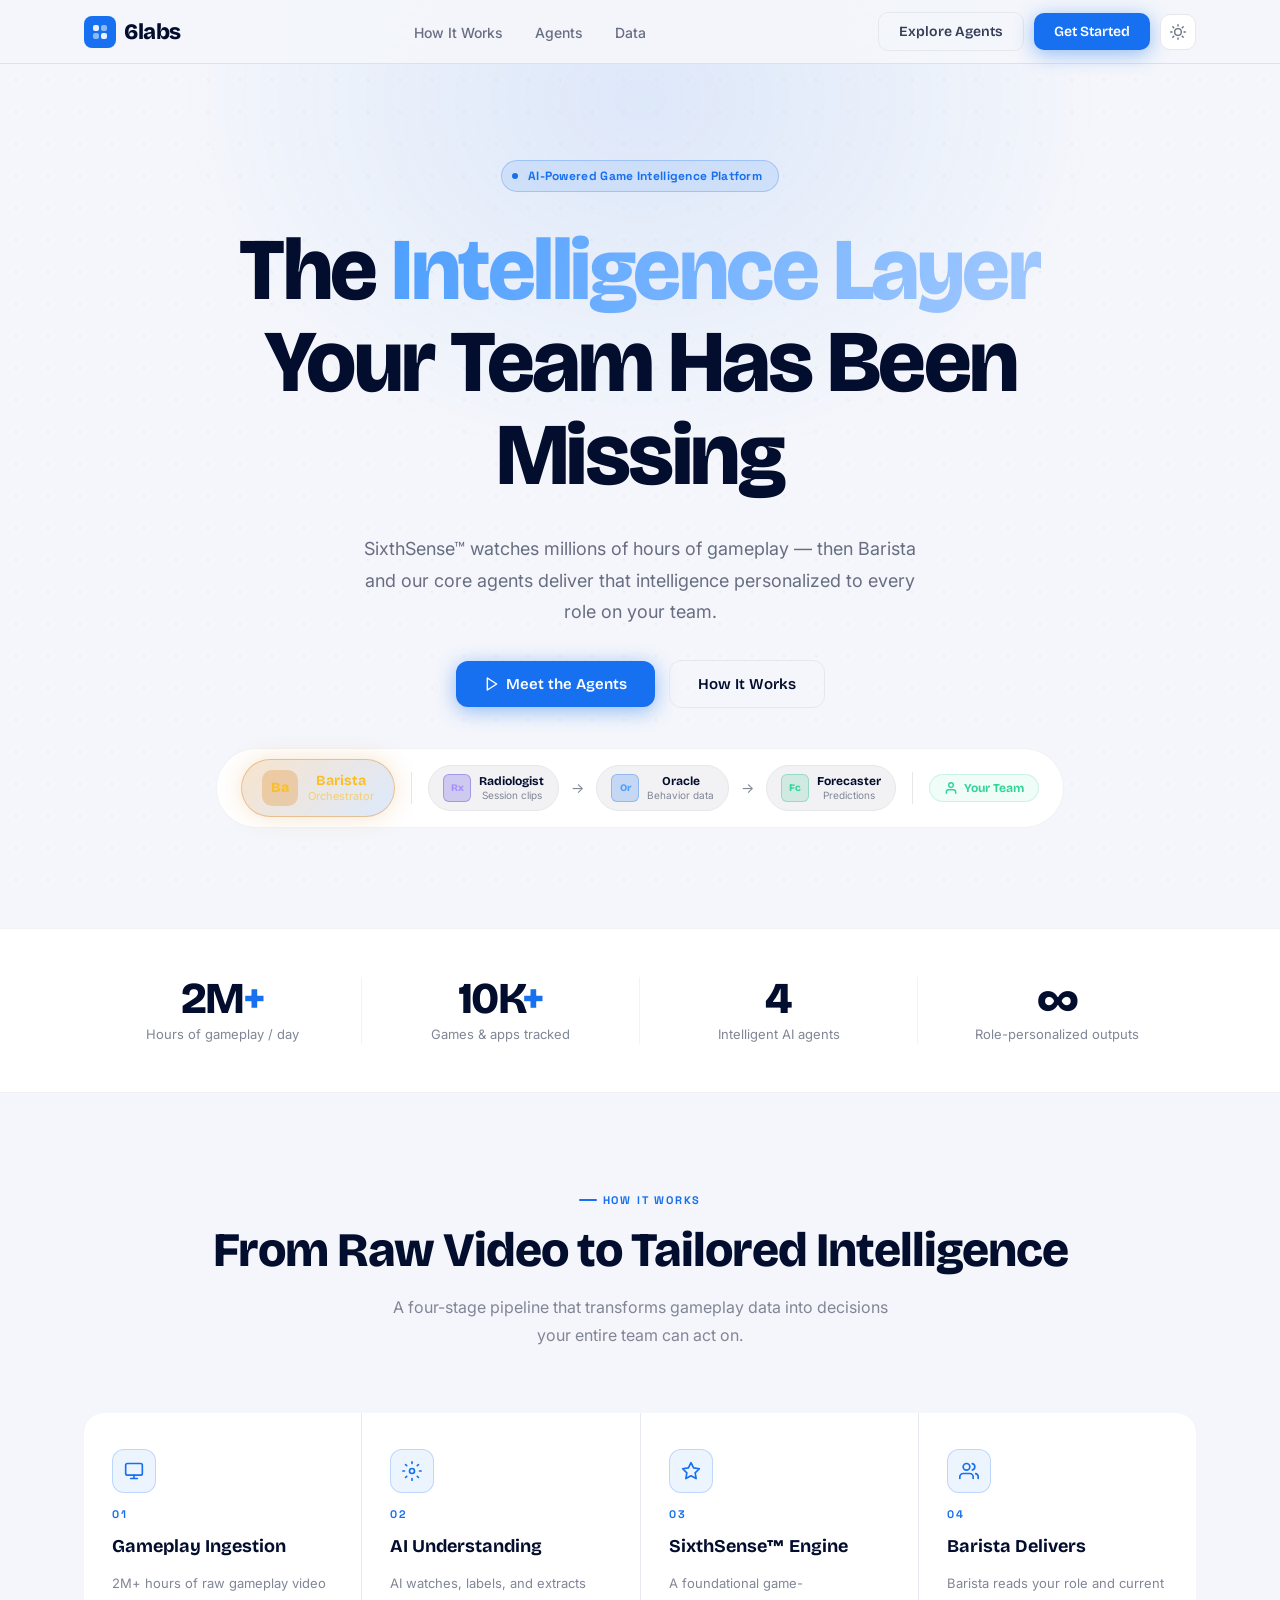
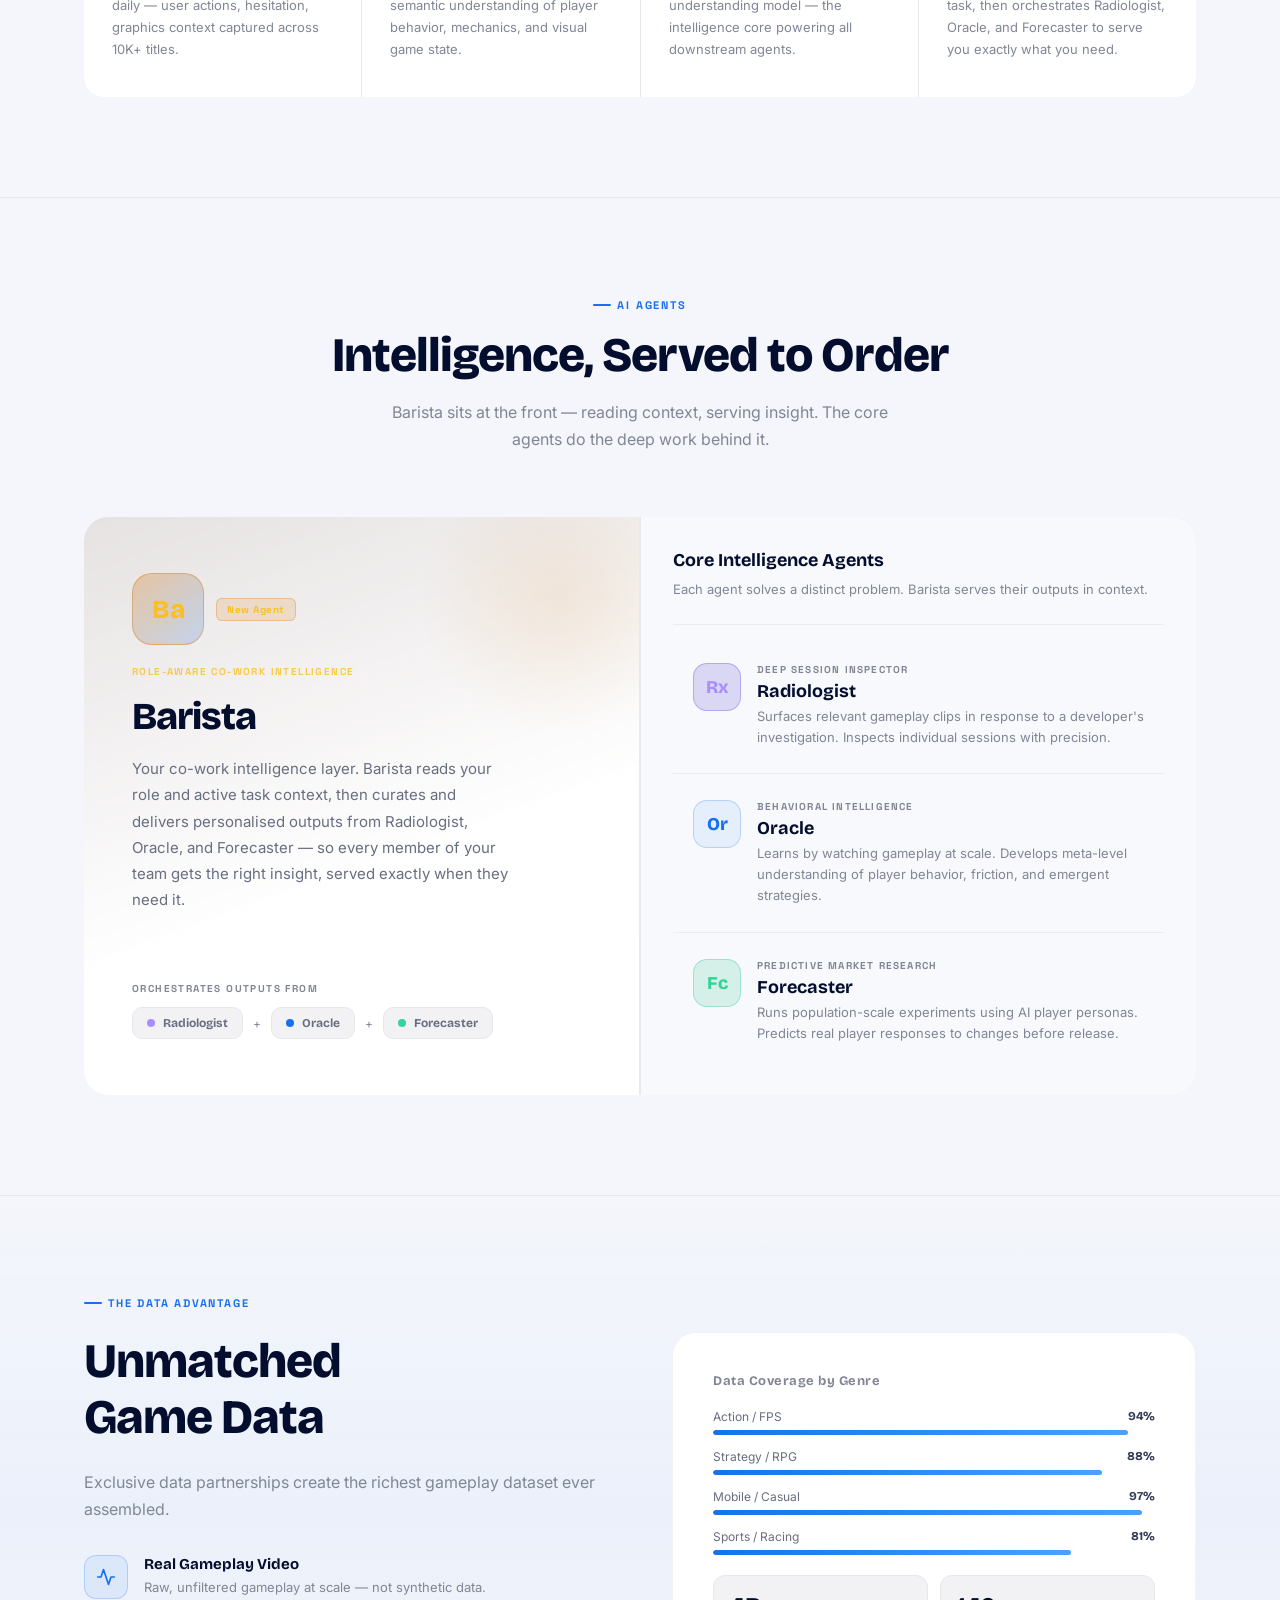
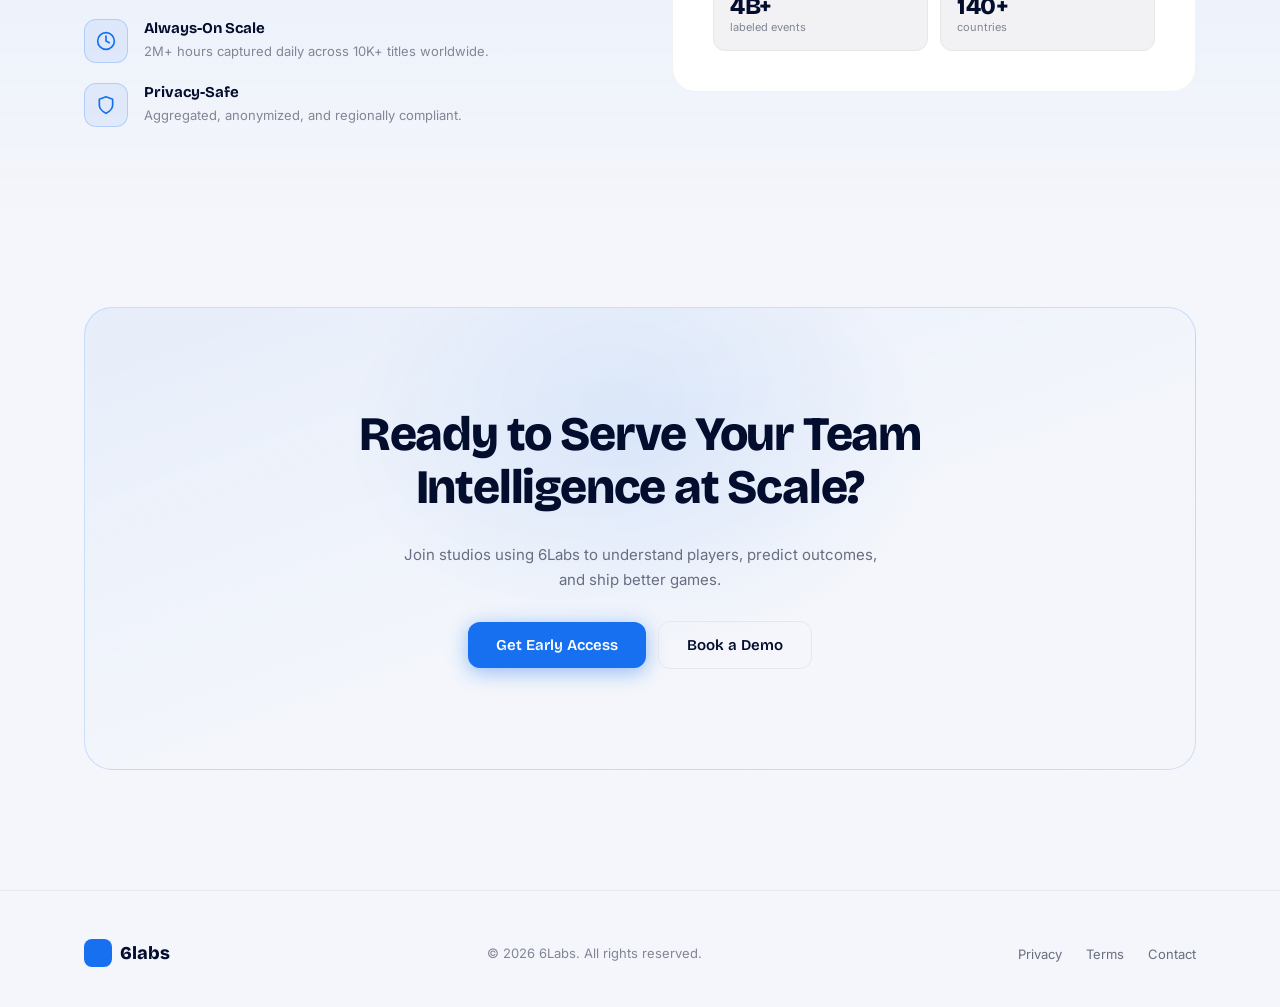
<file: landing-v2-option2-narrative.html>
<!DOCTYPE html>
<html lang="en" data-theme="light">
<head>
  <meta charset="UTF-8" />
  <meta name="viewport" content="width=device-width, initial-scale=1.0" />
  <title>6Labs — Option 2: Deep Signal</title>
  <link rel="preconnect" href="https://fonts.googleapis.com" />
  <link rel="preconnect" href="https://fonts.gstatic.com" crossorigin />
  <link href="https://fonts.googleapis.com/css2?family=Bricolage+Grotesque:opsz,wght@12..96,400;12..96,600;12..96,700;12..96,800&family=Inter:wght@400;500;600&family=Space+Grotesk:wght@700&display=swap" rel="stylesheet" />

  <style>
    /* ── OPTION 2: DEEP SIGNAL ──────────────────────────────────────────────────
       Concept: Cinematic, editorial dark mode. Hero shows the agent ecosystem.
       Barista is positioned as the "gateway" layer between team & intelligence.
       Background: Deeper navy #04091e with subtle dot-grid texture.
       Agent section: Barista occupies left-half of a split layout; core agents
       form a vertical stack on the right.
    ── */

    :root {
      /* Dark defaults */
      --page-bg: #04091e;
      --page-bg2: #060c22;
      --white: #ffffff;
      --accent: #1770ef;
      --accent-light: #4d9fff;
      --accent-glow: rgba(23,112,239,.3);
      --accent-tint: rgba(23,112,239,.12);
      --accent-tint-bd: rgba(23,112,239,.28);
      --btn-bg: #1770ef;
      --btn-hover: #2980f8;
      --f-display: 'Bricolage Grotesque', sans-serif;
      --f-body: 'Inter', sans-serif;
      --f-label: 'Space Grotesk', sans-serif;
      --s1: rgba(255,255,255,.03);
      --s2: rgba(255,255,255,.06);
      --s3: rgba(255,255,255,.10);
      --s4: rgba(255,255,255,.18);
      --s5: rgba(255,255,255,.55);
      --text-h: #f0f4ff;
      --text-b: #8892b0;
      --text-m: #5a6380;
      --nav-bg: rgba(4,9,30,.9);
      --nav-border: rgba(255,255,255,.06);
      --dot-grid: rgba(255,255,255,.04);
      --barista-panel-bg: linear-gradient(160deg, rgba(217,119,6,.08) 0%, rgba(4,9,30,1) 60%);
      --bp-glow: rgba(217,119,6,.15);
      --stack-bg: var(--page-bg2);
      --hero-glow-col: rgba(23,112,239,.18);
      --cta-border: rgba(23,112,239,.2);
      --cta-bg: linear-gradient(160deg, rgba(23,112,239,.08) 0%, transparent 60%);
      --cta-glow: rgba(23,112,239,.18);
    }

    [data-theme="light"] {
      --page-bg: #f4f6fb;
      --page-bg2: #ffffff;
      --s1: #ffffff;
      --s2: rgba(3,13,45,.05);
      --s3: #e6e7ea;
      --s4: #cdcfd5;
      --s5: #353d57;
      --text-h: #030d2d;
      --text-b: #686e81;
      --text-m: #818696;
      --nav-bg: rgba(244,246,251,.94);
      --nav-border: rgba(3,13,45,.09);
      --accent-light: #1770ef;
      --accent-tint: rgba(23,112,239,.08);
      --accent-tint-bd: rgba(23,112,239,.22);
      --dot-grid: rgba(3,13,45,.045);
      --barista-panel-bg: linear-gradient(160deg, rgba(217,119,6,.06) 0%, #ffffff 60%);
      --bp-glow: rgba(217,119,6,.10);
      --stack-bg: #f8f9fc;
      --hero-glow-col: rgba(23,112,239,.10);
      --cta-border: rgba(23,112,239,.18);
      --cta-bg: linear-gradient(160deg, rgba(23,112,239,.06) 0%, #f4f6fb 60%);
      --cta-glow: rgba(23,112,239,.10);
    }

    *, *::before, *::after { box-sizing: border-box; margin: 0; padding: 0; }
    html { scroll-behavior: smooth; }

    body {
      font-family: var(--f-body);
      background: var(--page-bg);
      color: var(--text-h);
      overflow-x: hidden;
      -webkit-font-smoothing: antialiased;
      transition: background .3s, color .3s;
    }

    /* Subtle dot-grid background texture */
    body::before {
      content: '';
      position: fixed;
      inset: 0;
      background-image: radial-gradient(circle, var(--dot-grid) 1px, transparent 1px);
      background-size: 32px 32px;
      pointer-events: none;
      z-index: 0;
    }

    .container { max-width: 1160px; margin: 0 auto; padding: 0 24px; position: relative; z-index: 1; }
    .section-eyebrow { display: inline-flex; align-items: center; gap: 6px; font-family: var(--f-label); font-size: 11px; font-weight: 700; letter-spacing: 1.8px; text-transform: uppercase; color: var(--accent-light); }
    .section-eyebrow::before { content: ''; display: block; width: 18px; height: 2px; background: var(--accent-light); border-radius: 2px; }

    /* ── THEME TOGGLE ── */
    .theme-toggle { width: 36px; height: 36px; border-radius: 10px; border: 1px solid var(--s3); background: var(--s1); color: var(--text-b); cursor: pointer; display: flex; align-items: center; justify-content: center; transition: background .2s, color .2s; flex-shrink: 0; }
    .theme-toggle:hover { background: var(--s2); color: var(--text-h); }
    .icon-moon { display: none; } .icon-sun { display: block; }
    [data-theme="dark"] .icon-moon { display: block; } [data-theme="dark"] .icon-sun { display: none; }

    /* ── NAV ── */
    .nav { position: fixed; top: 0; left: 0; right: 0; z-index: 100; height: 64px; display: flex; align-items: center; background: var(--nav-bg); backdrop-filter: blur(24px); -webkit-backdrop-filter: blur(24px); border-bottom: 1px solid var(--nav-border); transition: background .3s, border-color .3s; }
    .nav-inner { display: flex; align-items: center; justify-content: space-between; width: 100%; max-width: 1160px; margin: 0 auto; padding: 0 24px; }
    .nav-logo { display: flex; align-items: center; gap: 8px; text-decoration: none; }
    .nav-logo-mark { width: 32px; height: 32px; border-radius: 8px; background: var(--btn-bg); display: flex; align-items: center; justify-content: center; }
    .nav-logo-text { font-family: var(--f-display); font-size: 22px; font-weight: 800; color: var(--text-h); letter-spacing: -.4px; }
    .nav-links { display: flex; align-items: center; gap: 4px; list-style: none; }
    .nav-links a { font-size: 14px; font-weight: 500; color: var(--text-b); text-decoration: none; padding: 6px 14px; border-radius: 8px; transition: color .15s, background .15s; }
    .nav-links a:hover { color: var(--text-h); background: var(--s2); }
    .nav-right { display: flex; align-items: center; gap: 10px; }
    .btn { display: inline-flex; align-items: center; gap: 6px; font-family: var(--f-display); font-size: 14px; font-weight: 600; border: none; cursor: pointer; border-radius: 10px; padding: 10px 20px; text-decoration: none; transition: background .2s, transform .15s, box-shadow .2s; white-space: nowrap; }
    .btn-ghost { background: transparent; color: var(--s5); border: 1px solid var(--s3); }
    .btn-ghost:hover { background: var(--s2); color: var(--text-h); }
    .btn-primary { background: var(--btn-bg); color: #fff; box-shadow: 0 4px 20px rgba(23,112,239,.45); }
    .btn-primary:hover { background: var(--btn-hover); transform: translateY(-1px); box-shadow: 0 8px 28px rgba(23,112,239,.6); }
    .btn-primary:active { transform: translateY(0); }
    .btn-large { font-size: 15px; padding: 14px 28px; border-radius: 12px; }
    .btn-outline { background: transparent; color: var(--text-h); border: 1px solid var(--s3); }
    .btn-outline:hover { background: var(--s2); }

    /* ── HERO: Full-width cinematic center ── */
    .hero {
      padding-top: 160px; padding-bottom: 100px;
      position: relative; overflow: hidden; text-align: center;
    }
    /* Large glow behind headline */
    .hero::after {
      content: '';
      position: absolute; top: 0; left: 50%; transform: translateX(-50%);
      width: 1000px; height: 500px;
      background: radial-gradient(ellipse at 50% 20%, var(--hero-glow-col) 0%, transparent 65%);
      pointer-events: none;
    }
    .hero-inner { display: flex; flex-direction: column; align-items: center; gap: 32px; position: relative; z-index: 2; }

    .hero-label { display: inline-flex; align-items: center; gap: 10px; padding: 7px 16px 7px 10px; border-radius: 50px; background: rgba(23,112,239,.1); border: 1px solid rgba(23,112,239,.25); }
    .hero-label-dot { width: 6px; height: 6px; border-radius: 50%; background: var(--accent-light); animation: blink 2s ease-in-out infinite; }
    @keyframes blink { 0%,100% { opacity:1; transform:scale(1); } 50% { opacity:.5; transform:scale(.8); } }
    .hero-label-text { font-family: var(--f-label); font-size: 12px; font-weight: 700; color: var(--accent-light); letter-spacing: .3px; }

    .hero-headline {
      font-family: var(--f-display);
      font-size: clamp(48px, 7vw, 88px);
      font-weight: 800; line-height: 1.05;
      letter-spacing: -2.5px; max-width: 900px;
      color: var(--text-h);
    }
    .hero-headline .hl {
      color: transparent;
      background: linear-gradient(110deg, #4d9fff 0%, #a0c8ff 50%, #4d9fff 100%);
      background-size: 200% auto;
      -webkit-background-clip: text; background-clip: text;
      animation: shimmer 4s linear infinite;
    }
    @keyframes shimmer { to { background-position: 200% center; } }

    .hero-sub { font-size: 18px; color: var(--text-b); line-height: 1.75; max-width: 580px; }
    .hero-actions { display: flex; align-items: center; gap: 14px; flex-wrap: wrap; justify-content: center; }

    /* Agent ecosystem graphic: horizontal orbit view */
    .hero-ecosystem {
      display: flex; align-items: center; justify-content: center; gap: 0;
      margin-top: 8px; position: relative; width: 100%;
    }
    .ecosystem-track {
      display: flex; align-items: center; gap: 12px;
      background: var(--s1); border: 1px solid var(--s2);
      border-radius: 60px; padding: 10px 24px; position: relative;
    }
    .eco-center {
      display: flex; align-items: center; gap: 10px;
      padding: 10px 20px; border-radius: 50px;
      background: linear-gradient(135deg, rgba(217,119,6,.2) 0%, rgba(23,112,239,.15) 100%);
      border: 1px solid rgba(217,119,6,.35);
      box-shadow: 0 0 24px rgba(217,119,6,.2);
    }
    .eco-center-avatar { width: 36px; height: 36px; border-radius: 10px; background: rgba(217,119,6,.25); display: flex; align-items: center; justify-content: center; font-family: var(--f-display); font-size: 14px; font-weight: 800; color: #fbbf24; }
    .eco-center-name { font-family: var(--f-display); font-size: 14px; font-weight: 700; color: #fbbf24; }
    .eco-center-label { font-size: 11px; color: rgba(251,191,36,.6); }
    .eco-divider { width: 1px; height: 32px; background: var(--s3); margin: 0 4px; }
    .eco-agent { display: flex; align-items: center; gap: 8px; padding: 8px 14px; border-radius: 40px; background: var(--s2); border: 1px solid var(--s3); }
    .eco-agent-dot { width: 28px; height: 28px; border-radius: 8px; display: flex; align-items: center; justify-content: center; font-family: var(--f-display); font-size: 11px; font-weight: 800; }
    .eco-agent-info { display: flex; flex-direction: column; gap: 1px; }
    .eco-agent-name { font-family: var(--f-display); font-size: 12px; font-weight: 700; color: var(--text-h); }
    .eco-agent-task { font-size: 10px; color: var(--text-m); }
    .eco-arrow { font-size: 14px; color: var(--text-m); user-select: none; }

    /* ── STATS ── */
    .stats-strip { padding: 48px 0; border-top: 1px solid var(--s2); border-bottom: 1px solid var(--s2); background: var(--s1); position: relative; z-index: 1; }
    .stats-inner { display: grid; grid-template-columns: repeat(4,1fr); gap: 0; }
    .stat-item { display: flex; flex-direction: column; align-items: center; gap: 4px; padding: 0 24px; border-right: 1px solid var(--s2); }
    .stat-item:last-child { border-right: none; }
    .stat-number { font-family: var(--f-display); font-size: 44px; font-weight: 800; color: var(--text-h); letter-spacing: -1.5px; line-height: 1; }
    .stat-accent { color: var(--accent-light); }
    .stat-label { font-size: 13px; color: var(--text-m); text-align: center; line-height: 1.5; }

    /* ── HOW IT WORKS ── */
    .section { padding: 100px 0; position: relative; z-index: 1; }
    .section-header { display: flex; flex-direction: column; align-items: center; gap: 16px; text-align: center; margin-bottom: 64px; }
    .section-title { font-family: var(--f-display); font-size: clamp(32px,4vw,48px); font-weight: 800; line-height: 1.15; letter-spacing: -1px; color: var(--text-h); }
    .section-sub { font-size: 16px; color: var(--text-m); line-height: 1.7; max-width: 520px; }
    .steps-grid { display: grid; grid-template-columns: repeat(4,1fr); gap: 1px; background: var(--s2); border-radius: 20px; overflow: hidden; }
    .step-card { background: var(--page-bg2); padding: 36px 28px; display: flex; flex-direction: column; gap: 14px; transition: background .2s; }
    .step-card:hover { background: rgba(23,112,239,.04); }
    .step-card:first-child { border-radius: 18px 0 0 18px; }
    .step-card:last-child { border-radius: 0 18px 18px 0; }
    .step-num { font-family: var(--f-label); font-size: 11px; font-weight: 700; letter-spacing: 2px; color: var(--accent-light); }
    .step-title { font-family: var(--f-display); font-size: 18px; font-weight: 700; color: var(--text-h); line-height: 1.3; }
    .step-body { font-size: 13px; color: var(--text-m); line-height: 1.7; }
    .step-icon { width: 44px; height: 44px; border-radius: 12px; background: var(--accent-tint); border: 1px solid var(--accent-tint-bd); display: flex; align-items: center; justify-content: center; color: var(--accent-light); }
    .divider { height: 1px; background: var(--s2); position: relative; z-index: 1; }

    /* ── AGENTS: Split narrative layout ── */
    .agents-section { padding: 100px 0; position: relative; z-index: 1; }
    .agents-narrative { display: grid; grid-template-columns: 1fr 1fr; gap: 2px; background: var(--s2); border-radius: 24px; overflow: hidden; min-height: 560px; }

    /* Barista: Left panel — large feature */
    .barista-panel {
      background: var(--barista-panel-bg);
      padding: 56px 48px;
      display: flex; flex-direction: column; justify-content: space-between; gap: 32px;
      position: relative; overflow: hidden;
    }
    .barista-panel::before {
      content: '';
      position: absolute; top: -60px; right: -60px;
      width: 280px; height: 280px;
      background: radial-gradient(ellipse, var(--bp-glow) 0%, transparent 70%);
      pointer-events: none;
    }
    .bp-top { display: flex; flex-direction: column; gap: 20px; }
    .bp-avatar { width: 72px; height: 72px; border-radius: 20px; background: linear-gradient(135deg, rgba(217,119,6,.3) 0%, rgba(23,112,239,.2) 100%); border: 1px solid rgba(217,119,6,.4); display: flex; align-items: center; justify-content: center; font-family: var(--f-display); font-size: 26px; font-weight: 800; color: #fbbf24; }
    .bp-tag { font-family: var(--f-label); font-size: 10px; font-weight: 700; letter-spacing: 1.4px; text-transform: uppercase; color: rgba(251,191,36,.8); }
    .bp-name { font-family: var(--f-display); font-size: 38px; font-weight: 800; color: var(--text-h); letter-spacing: -1px; line-height: 1; }
    .bp-desc { font-size: 15px; color: var(--text-b); line-height: 1.75; max-width: 380px; }
    .bp-new { display: inline-flex; align-items: center; gap: 6px; padding: 4px 10px; border-radius: 6px; background: rgba(217,119,6,.15); border: 1px solid rgba(217,119,6,.3); font-family: var(--f-label); font-size: 10px; font-weight: 700; color: #fbbf24; letter-spacing: .5px; width: fit-content; }
    .bp-bottom { display: flex; flex-direction: column; gap: 12px; }
    .bp-bottom-label { font-family: var(--f-label); font-size: 10px; font-weight: 700; letter-spacing: 1.4px; text-transform: uppercase; color: var(--text-m); }
    .bp-pull-row { display: flex; align-items: center; gap: 10px; }
    .bp-pull-chip { display: flex; align-items: center; gap: 8px; padding: 8px 14px; border-radius: 10px; background: var(--s2); border: 1px solid var(--s3); font-family: var(--f-display); font-size: 12px; font-weight: 700; color: var(--text-b); }
    .bp-pull-dot { width: 8px; height: 8px; border-radius: 50%; }
    .bp-arrow { color: var(--text-m); font-size: 12px; }

    /* Core agents: Right panel — vertical stack */
    .agents-stack { background: var(--stack-bg); padding: 32px; display: flex; flex-direction: column; gap: 2px; }
    .agents-stack-header { padding: 0 0 24px; display: flex; flex-direction: column; gap: 8px; border-bottom: 1px solid var(--s2); margin-bottom: 16px; }
    .agents-stack-title { font-family: var(--f-display); font-size: 18px; font-weight: 700; color: var(--text-h); }
    .agents-stack-sub { font-size: 13px; color: var(--text-m); line-height: 1.6; }
    .agent-row { display: flex; align-items: flex-start; gap: 16px; padding: 20px; border-radius: 14px; transition: background .2s; cursor: default; }
    .agent-row:hover { background: var(--s1); }
    .agent-avatar { width: 48px; height: 48px; border-radius: 14px; display: flex; align-items: center; justify-content: center; font-family: var(--f-display); font-size: 18px; font-weight: 800; flex-shrink: 0; }
    .av-rx { background: rgba(100,80,220,.2); border: 1px solid rgba(100,80,220,.35); color: #a98eff; }
    .av-or { background: var(--accent-tint); border: 1px solid var(--accent-tint-bd); color: var(--accent-light); }
    .av-fc { background: rgba(16,185,129,.15); border: 1px solid rgba(16,185,129,.28); color: #34d399; }
    .agent-row-body { display: flex; flex-direction: column; gap: 4px; flex: 1; }
    .agent-row-tag { font-family: var(--f-label); font-size: 10px; font-weight: 700; letter-spacing: 1.2px; text-transform: uppercase; color: var(--text-m); }
    .agent-row-name { font-family: var(--f-display); font-size: 18px; font-weight: 700; color: var(--text-h); }
    .agent-row-desc { font-size: 13px; color: var(--text-m); line-height: 1.6; }
    .agent-row-divider { height: 1px; background: var(--s2); margin: 4px 0; }

    /* ── DATA ── */
    .data-section { padding: 100px 0; position: relative; z-index: 1; background: linear-gradient(180deg, transparent 0%, rgba(23,112,239,.04) 50%, transparent 100%); }
    .data-grid { display: grid; grid-template-columns: 1fr 1fr; gap: 64px; align-items: center; }
    .data-left { display: flex; flex-direction: column; gap: 24px; }
    .data-features { display: flex; flex-direction: column; gap: 20px; margin-top: 8px; }
    .data-feature { display: flex; gap: 16px; align-items: flex-start; }
    .data-feature-icon { width: 44px; height: 44px; border-radius: 12px; background: var(--accent-tint); border: 1px solid var(--accent-tint-bd); display: flex; align-items: center; justify-content: center; color: var(--accent-light); flex-shrink: 0; }
    .data-feature-text { display: flex; flex-direction: column; gap: 4px; }
    .data-feature-title { font-family: var(--f-display); font-size: 15px; font-weight: 700; color: var(--text-h); }
    .data-feature-desc { font-size: 13px; color: var(--text-m); line-height: 1.6; }
    .data-visual { background: var(--s1); border: 1px solid var(--s2); border-radius: 24px; padding: 40px; display: flex; flex-direction: column; gap: 20px; }
    .dv-title { font-family: var(--f-display); font-size: 13px; font-weight: 700; color: var(--text-m); letter-spacing: .5px; }
    .dv-bars { display: flex; flex-direction: column; gap: 14px; }
    .dv-bar { display: flex; flex-direction: column; gap: 6px; }
    .dv-bar-meta { display: flex; justify-content: space-between; }
    .dv-bar-name { font-size: 12px; color: var(--text-b); }
    .dv-bar-val { font-family: var(--f-display); font-size: 12px; font-weight: 700; color: var(--s5); }
    .dv-track { height: 5px; border-radius: 5px; background: rgba(255,255,255,.06); overflow: hidden; }
    .dv-fill { height: 100%; border-radius: 5px; background: linear-gradient(90deg, #1770ef, #4d9fff); }
    .dv-metrics { display: grid; grid-template-columns: 1fr 1fr; gap: 12px; }
    .dv-metric { background: var(--s2); border: 1px solid var(--s3); border-radius: 12px; padding: 16px; }
    .dv-metric-num { font-family: var(--f-display); font-size: 24px; font-weight: 800; color: var(--text-h); letter-spacing: -.5px; }
    .dv-metric-label { font-size: 11px; color: var(--text-m); }

    /* ── CTA ── */
    .cta-section { padding: 80px 0 120px; position: relative; z-index: 1; }
    .cta-box {
      border-radius: 28px; padding: 100px 60px;
      display: flex; flex-direction: column; align-items: center; text-align: center; gap: 28px;
      position: relative; overflow: hidden;
      border: 1px solid var(--cta-border);
      background: var(--cta-bg);
    }
    .cta-box::before { content: ''; position: absolute; top: -120px; left: 50%; transform: translateX(-50%); width: 700px; height: 500px; background: radial-gradient(ellipse, var(--cta-glow) 0%, transparent 60%); pointer-events: none; }
    .cta-headline { font-family: var(--f-display); font-size: clamp(30px,4vw,48px); font-weight: 800; line-height: 1.1; letter-spacing: -1.2px; max-width: 640px; color: var(--text-h); position: relative; }
    .cta-sub { font-size: 15px; color: var(--text-b); line-height: 1.7; max-width: 480px; position: relative; }
    .cta-actions { display: flex; align-items: center; gap: 12px; flex-wrap: wrap; justify-content: center; position: relative; }

    /* ── FOOTER ── */
    .footer { border-top: 1px solid var(--s2); padding: 48px 0 40px; position: relative; z-index: 1; }
    .footer-inner { display: flex; align-items: center; justify-content: space-between; gap: 24px; }
    .footer-logo { display: flex; align-items: center; gap: 8px; text-decoration: none; }
    .footer-logo-mark { width: 28px; height: 28px; border-radius: 8px; background: var(--btn-bg); }
    .footer-logo-text { font-family: var(--f-display); font-size: 18px; font-weight: 800; color: var(--text-h); }
    .footer-copy { font-size: 13px; color: var(--text-m); }
    .footer-links { display: flex; gap: 24px; list-style: none; }
    .footer-links a { font-size: 13px; color: var(--text-b); text-decoration: none; transition: color .15s; }
    .footer-links a:hover { color: var(--text-h); }

    /* ── RESPONSIVE ── */
    @media (max-width: 900px) {
      .nav-links { display: none; }
      .steps-grid { grid-template-columns: 1fr 1fr; }
      .step-card:first-child { border-radius: 18px 0 0 0; }
      .step-card:nth-child(2) { border-radius: 0 18px 0 0; }
      .step-card:nth-child(3) { border-radius: 0 0 0 18px; }
      .step-card:last-child { border-radius: 0 0 18px 0; }
      .agents-narrative { grid-template-columns: 1fr; }
      .data-grid { grid-template-columns: 1fr; }
      .stats-inner { grid-template-columns: 1fr 1fr; }
      .stat-item { border-right: none; border-bottom: 1px solid var(--s2); padding: 24px; }
      .ecosystem-track { flex-wrap: wrap; border-radius: 20px; }
    }
    @media (max-width: 600px) {
      .hero-headline { font-size: 42px; letter-spacing: -1.5px; }
      .cta-box { padding: 56px 24px; }
      .footer-inner { flex-direction: column; align-items: flex-start; }
      .steps-grid { grid-template-columns: 1fr; }
      .step-card:first-child { border-radius: 18px 18px 0 0; }
      .step-card:last-child { border-radius: 0 0 18px 18px; }
      .step-card:nth-child(2), .step-card:nth-child(3) { border-radius: 0; }
      .stats-inner { grid-template-columns: 1fr; }
      .eco-agent { display: none; }
      .eco-divider { display: none; }
    }
  </style>
</head>
<body>

  <!-- NAV -->
  <nav class="nav">
    <div class="nav-inner">
      <a class="nav-logo" href="#">
        <div class="nav-logo-mark">
          <svg width="18" height="18" viewBox="0 0 18 18" fill="none">
            <rect x="2" y="2" width="6" height="6" rx="2" fill="white" opacity=".9"/>
            <rect x="10" y="2" width="6" height="6" rx="2" fill="white" opacity=".5"/>
            <rect x="2" y="10" width="6" height="6" rx="2" fill="white" opacity=".5"/>
            <rect x="10" y="10" width="6" height="6" rx="2" fill="white" opacity=".9"/>
          </svg>
        </div>
        <span class="nav-logo-text">6labs</span>
      </a>
      <ul class="nav-links">
        <li><a href="#how-it-works">How It Works</a></li>
        <li><a href="#agents">Agents</a></li>
        <li><a href="#data">Data</a></li>
      </ul>
      <div class="nav-right">
        <a href="#agents" class="btn btn-ghost">Explore Agents</a>
        <a href="#cta" class="btn btn-primary">Get Started</a>
        <button class="theme-toggle" id="themeToggle" aria-label="Toggle theme">
          <svg class="icon-sun" width="16" height="16" viewBox="0 0 24 24" fill="none" stroke="currentColor" stroke-width="2" stroke-linecap="round" stroke-linejoin="round"><circle cx="12" cy="12" r="5"/><line x1="12" y1="1" x2="12" y2="3"/><line x1="12" y1="21" x2="12" y2="23"/><line x1="4.22" y1="4.22" x2="5.64" y2="5.64"/><line x1="18.36" y1="18.36" x2="19.78" y2="19.78"/><line x1="1" y1="12" x2="3" y2="12"/><line x1="21" y1="12" x2="23" y2="12"/><line x1="4.22" y1="19.78" x2="5.64" y2="18.36"/><line x1="18.36" y1="5.64" x2="19.78" y2="4.22"/></svg>
          <svg class="icon-moon" width="16" height="16" viewBox="0 0 24 24" fill="none" stroke="currentColor" stroke-width="2" stroke-linecap="round" stroke-linejoin="round"><path d="M21 12.79A9 9 0 1111.21 3 7 7 0 0021 12.79z"/></svg>
        </button>
      </div>
    </div>
  </nav>

  <!-- HERO: Cinematic centered -->
  <section class="hero">
    <div class="container">
      <div class="hero-inner">
        <div class="hero-label">
          <div class="hero-label-dot"></div>
          <span class="hero-label-text">AI-Powered Game Intelligence Platform</span>
        </div>

        <h1 class="hero-headline">
          The <span class="hl">Intelligence Layer</span><br>Your Team Has Been Missing
        </h1>

        <p class="hero-sub">
          SixthSense™ watches millions of hours of gameplay — then Barista and our core agents deliver that intelligence personalized to every role on your team.
        </p>

        <div class="hero-actions">
          <a href="#agents" class="btn btn-primary btn-large">
            <svg width="16" height="16" viewBox="0 0 24 24" fill="none" stroke="currentColor" stroke-width="2.2" stroke-linecap="round" stroke-linejoin="round"><polygon points="5 3 19 12 5 21 5 3"/></svg>
            Meet the Agents
          </a>
          <a href="#how-it-works" class="btn btn-outline btn-large">How It Works</a>
        </div>

        <!-- Ecosystem graphic: Barista → Core agents -->
        <div class="hero-ecosystem">
          <div class="ecosystem-track">
            <div class="eco-center">
              <div class="eco-center-avatar">Ba</div>
              <div>
                <div class="eco-center-name">Barista</div>
                <div class="eco-center-label">Orchestrator</div>
              </div>
            </div>
            <div class="eco-divider"></div>
            <div class="eco-agent">
              <div class="eco-agent-dot" style="background:rgba(100,80,220,.25);border:1px solid rgba(100,80,220,.4);color:#a98eff;border-radius:6px;width:28px;height:28px;display:flex;align-items:center;justify-content:center;font-family:var(--f-display);font-size:10px;font-weight:800;">Rx</div>
              <div class="eco-agent-info"><div class="eco-agent-name">Radiologist</div><div class="eco-agent-task">Session clips</div></div>
            </div>
            <div class="eco-arrow">→</div>
            <div class="eco-agent">
              <div class="eco-agent-dot" style="background:rgba(23,112,239,.2);border:1px solid rgba(23,112,239,.3);color:#4d9fff;border-radius:6px;width:28px;height:28px;display:flex;align-items:center;justify-content:center;font-family:var(--f-display);font-size:10px;font-weight:800;">Or</div>
              <div class="eco-agent-info"><div class="eco-agent-name">Oracle</div><div class="eco-agent-task">Behavior data</div></div>
            </div>
            <div class="eco-arrow">→</div>
            <div class="eco-agent">
              <div class="eco-agent-dot" style="background:rgba(16,185,129,.15);border:1px solid rgba(16,185,129,.3);color:#34d399;border-radius:6px;width:28px;height:28px;display:flex;align-items:center;justify-content:center;font-family:var(--f-display);font-size:10px;font-weight:800;">Fc</div>
              <div class="eco-agent-info"><div class="eco-agent-name">Forecaster</div><div class="eco-agent-task">Predictions</div></div>
            </div>
            <div class="eco-divider"></div>
            <div style="display:flex;align-items:center;gap:6px;padding:6px 14px;border-radius:40px;background:rgba(52,211,153,.08);border:1px solid rgba(52,211,153,.2);">
              <svg width="14" height="14" viewBox="0 0 24 24" fill="none" stroke="#34d399" stroke-width="2.5" stroke-linecap="round" stroke-linejoin="round"><path d="M20 21v-2a4 4 0 00-4-4H8a4 4 0 00-4 4v2"/><circle cx="12" cy="7" r="4"/></svg>
              <span style="font-family:var(--f-display);font-size:12px;font-weight:700;color:#34d399;">Your Team</span>
            </div>
          </div>
        </div>
      </div>
    </div>
  </section>

  <!-- STATS -->
  <div class="stats-strip">
    <div class="container">
      <div class="stats-inner">
        <div class="stat-item">
          <div class="stat-number">2M<span class="stat-accent">+</span></div>
          <div class="stat-label">Hours of gameplay / day</div>
        </div>
        <div class="stat-item">
          <div class="stat-number">10K<span class="stat-accent">+</span></div>
          <div class="stat-label">Games &amp; apps tracked</div>
        </div>
        <div class="stat-item">
          <div class="stat-number">4</div>
          <div class="stat-label">Intelligent AI agents</div>
        </div>
        <div class="stat-item">
          <div class="stat-number">∞</div>
          <div class="stat-label">Role-personalized outputs</div>
        </div>
      </div>
    </div>
  </div>

  <!-- HOW IT WORKS: 4-col horizontal -->
  <section class="section" id="how-it-works">
    <div class="container">
      <div class="section-header">
        <span class="section-eyebrow">How It Works</span>
        <h2 class="section-title">From Raw Video to Tailored Intelligence</h2>
        <p class="section-sub">A four-stage pipeline that transforms gameplay data into decisions your entire team can act on.</p>
      </div>
      <div class="steps-grid">
        <div class="step-card">
          <div class="step-icon">
            <svg width="20" height="20" viewBox="0 0 24 24" fill="none" stroke="currentColor" stroke-width="2" stroke-linecap="round" stroke-linejoin="round"><rect x="2" y="3" width="20" height="14" rx="2"/><path d="M8 21h8M12 17v4"/></svg>
          </div>
          <div class="step-num">01</div>
          <div class="step-title">Gameplay Ingestion</div>
          <div class="step-body">2M+ hours of raw gameplay video daily — user actions, hesitation, graphics context captured across 10K+ titles.</div>
        </div>
        <div class="step-card">
          <div class="step-icon">
            <svg width="20" height="20" viewBox="0 0 24 24" fill="none" stroke="currentColor" stroke-width="2" stroke-linecap="round" stroke-linejoin="round"><circle cx="12" cy="12" r="3"/><path d="M12 1v2M12 21v2M4.22 4.22l1.42 1.42M18.36 18.36l1.42 1.42M1 12h2M21 12h2M4.22 19.78l1.42-1.42M18.36 5.64l1.42-1.42"/></svg>
          </div>
          <div class="step-num">02</div>
          <div class="step-title">AI Understanding</div>
          <div class="step-body">AI watches, labels, and extracts semantic understanding of player behavior, mechanics, and visual game state.</div>
        </div>
        <div class="step-card">
          <div class="step-icon">
            <svg width="20" height="20" viewBox="0 0 24 24" fill="none" stroke="currentColor" stroke-width="2" stroke-linecap="round" stroke-linejoin="round"><polygon points="12 2 15.09 8.26 22 9.27 17 14.14 18.18 21.02 12 17.77 5.82 21.02 7 14.14 2 9.27 8.91 8.26 12 2"/></svg>
          </div>
          <div class="step-num">03</div>
          <div class="step-title">SixthSense™ Engine</div>
          <div class="step-body">A foundational game-understanding model — the intelligence core powering all downstream agents.</div>
        </div>
        <div class="step-card">
          <div class="step-icon">
            <svg width="20" height="20" viewBox="0 0 24 24" fill="none" stroke="currentColor" stroke-width="2" stroke-linecap="round" stroke-linejoin="round"><path d="M17 21v-2a4 4 0 00-4-4H5a4 4 0 00-4 4v2"/><circle cx="9" cy="7" r="4"/><path d="M23 21v-2a4 4 0 00-3-3.87"/><path d="M16 3.13a4 4 0 010 7.75"/></svg>
          </div>
          <div class="step-num">04</div>
          <div class="step-title">Barista Delivers</div>
          <div class="step-body">Barista reads your role and current task, then orchestrates Radiologist, Oracle, and Forecaster to serve you exactly what you need.</div>
        </div>
      </div>
    </div>
  </section>

  <div class="divider"></div>

  <!-- AGENTS: Narrative split layout -->
  <section class="agents-section" id="agents">
    <div class="container">
      <div class="section-header">
        <span class="section-eyebrow">AI Agents</span>
        <h2 class="section-title">Intelligence, Served to Order</h2>
        <p class="section-sub">Barista sits at the front — reading context, serving insight. The core agents do the deep work behind it.</p>
      </div>

      <div class="agents-narrative">
        <!-- Left: Barista -->
        <div class="barista-panel">
          <div class="bp-top">
            <div style="display:flex;align-items:center;gap:12px;">
              <div class="bp-avatar">Ba</div>
              <div class="bp-new">New Agent</div>
            </div>
            <div class="bp-tag">Role-Aware Co-Work Intelligence</div>
            <div class="bp-name">Barista</div>
            <p class="bp-desc">Your co-work intelligence layer. Barista reads your role and active task context, then curates and delivers personalised outputs from Radiologist, Oracle, and Forecaster — so every member of your team gets the right insight, served exactly when they need it.</p>
          </div>
          <div class="bp-bottom">
            <div class="bp-bottom-label">Orchestrates outputs from</div>
            <div class="bp-pull-row">
              <div class="bp-pull-chip"><div class="bp-pull-dot" style="background:#a98eff"></div>Radiologist</div>
              <div class="bp-arrow">+</div>
              <div class="bp-pull-chip"><div class="bp-pull-dot" style="background:var(--accent-light)"></div>Oracle</div>
              <div class="bp-arrow">+</div>
              <div class="bp-pull-chip"><div class="bp-pull-dot" style="background:#34d399"></div>Forecaster</div>
            </div>
          </div>
        </div>

        <!-- Right: Core agents stack -->
        <div class="agents-stack">
          <div class="agents-stack-header">
            <div class="agents-stack-title">Core Intelligence Agents</div>
            <div class="agents-stack-sub">Each agent solves a distinct problem. Barista serves their outputs in context.</div>
          </div>

          <div class="agent-row">
            <div class="agent-avatar av-rx">Rx</div>
            <div class="agent-row-body">
              <div class="agent-row-tag">Deep Session Inspector</div>
              <div class="agent-row-name">Radiologist</div>
              <div class="agent-row-desc">Surfaces relevant gameplay clips in response to a developer's investigation. Inspects individual sessions with precision.</div>
            </div>
          </div>
          <div class="agent-row-divider"></div>
          <div class="agent-row">
            <div class="agent-avatar av-or">Or</div>
            <div class="agent-row-body">
              <div class="agent-row-tag">Behavioral Intelligence</div>
              <div class="agent-row-name">Oracle</div>
              <div class="agent-row-desc">Learns by watching gameplay at scale. Develops meta-level understanding of player behavior, friction, and emergent strategies.</div>
            </div>
          </div>
          <div class="agent-row-divider"></div>
          <div class="agent-row">
            <div class="agent-avatar av-fc">Fc</div>
            <div class="agent-row-body">
              <div class="agent-row-tag">Predictive Market Research</div>
              <div class="agent-row-name">Forecaster</div>
              <div class="agent-row-desc">Runs population-scale experiments using AI player personas. Predicts real player responses to changes before release.</div>
            </div>
          </div>
        </div>
      </div>
    </div>
  </section>

  <div class="divider"></div>

  <!-- DATA -->
  <section class="data-section" id="data">
    <div class="container">
      <div class="data-grid">
        <div class="data-left">
          <span class="section-eyebrow">The Data Advantage</span>
          <h2 class="section-title">Unmatched<br>Game Data</h2>
          <p style="font-size:16px;color:var(--text-m);line-height:1.7;">Exclusive data partnerships create the richest gameplay dataset ever assembled.</p>
          <div class="data-features">
            <div class="data-feature">
              <div class="data-feature-icon">
                <svg width="20" height="20" viewBox="0 0 24 24" fill="none" stroke="currentColor" stroke-width="2" stroke-linecap="round" stroke-linejoin="round"><path d="M22 12h-4l-3 9L9 3l-3 9H2"/></svg>
              </div>
              <div class="data-feature-text">
                <div class="data-feature-title">Real Gameplay Video</div>
                <div class="data-feature-desc">Raw, unfiltered gameplay at scale — not synthetic data.</div>
              </div>
            </div>
            <div class="data-feature">
              <div class="data-feature-icon">
                <svg width="20" height="20" viewBox="0 0 24 24" fill="none" stroke="currentColor" stroke-width="2" stroke-linecap="round" stroke-linejoin="round"><circle cx="12" cy="12" r="10"/><polyline points="12 6 12 12 16 14"/></svg>
              </div>
              <div class="data-feature-text">
                <div class="data-feature-title">Always-On Scale</div>
                <div class="data-feature-desc">2M+ hours captured daily across 10K+ titles worldwide.</div>
              </div>
            </div>
            <div class="data-feature">
              <div class="data-feature-icon">
                <svg width="20" height="20" viewBox="0 0 24 24" fill="none" stroke="currentColor" stroke-width="2" stroke-linecap="round" stroke-linejoin="round"><path d="M12 22s8-4 8-10V5l-8-3-8 3v7c0 6 8 10 8 10z"/></svg>
              </div>
              <div class="data-feature-text">
                <div class="data-feature-title">Privacy-Safe</div>
                <div class="data-feature-desc">Aggregated, anonymized, and regionally compliant.</div>
              </div>
            </div>
          </div>
        </div>
        <div class="data-visual">
          <div class="dv-title">Data Coverage by Genre</div>
          <div class="dv-bars">
            <div class="dv-bar"><div class="dv-bar-meta"><span class="dv-bar-name">Action / FPS</span><span class="dv-bar-val">94%</span></div><div class="dv-track"><div class="dv-fill" style="width:94%"></div></div></div>
            <div class="dv-bar"><div class="dv-bar-meta"><span class="dv-bar-name">Strategy / RPG</span><span class="dv-bar-val">88%</span></div><div class="dv-track"><div class="dv-fill" style="width:88%"></div></div></div>
            <div class="dv-bar"><div class="dv-bar-meta"><span class="dv-bar-name">Mobile / Casual</span><span class="dv-bar-val">97%</span></div><div class="dv-track"><div class="dv-fill" style="width:97%"></div></div></div>
            <div class="dv-bar"><div class="dv-bar-meta"><span class="dv-bar-name">Sports / Racing</span><span class="dv-bar-val">81%</span></div><div class="dv-track"><div class="dv-fill" style="width:81%"></div></div></div>
          </div>
          <div class="dv-metrics">
            <div class="dv-metric"><div class="dv-metric-num">4B+</div><div class="dv-metric-label">labeled events</div></div>
            <div class="dv-metric"><div class="dv-metric-num">140+</div><div class="dv-metric-label">countries</div></div>
          </div>
        </div>
      </div>
    </div>
  </section>

  <!-- CTA -->
  <section class="cta-section" id="cta">
    <div class="container">
      <div class="cta-box">
        <h2 class="cta-headline">Ready to Serve Your Team Intelligence at Scale?</h2>
        <p class="cta-sub">Join studios using 6Labs to understand players, predict outcomes, and ship better games.</p>
        <div class="cta-actions">
          <a href="#" class="btn btn-primary btn-large">Get Early Access</a>
          <a href="#" class="btn btn-outline btn-large">Book a Demo</a>
        </div>
      </div>
    </div>
  </section>

  <!-- FOOTER -->
  <footer class="footer">
    <div class="container">
      <div class="footer-inner">
        <a href="#" class="footer-logo">
          <div class="footer-logo-mark"></div>
          <span class="footer-logo-text">6labs</span>
        </a>
        <p class="footer-copy">&copy; 2026 6Labs. All rights reserved.</p>
        <ul class="footer-links">
          <li><a href="#">Privacy</a></li>
          <li><a href="#">Terms</a></li>
          <li><a href="#">Contact</a></li>
        </ul>
      </div>
    </div>
  </footer>
  <script>
    const toggle = document.getElementById('themeToggle');
    const html = document.documentElement;
    toggle.addEventListener('click', () => {
      html.dataset.theme = html.dataset.theme === 'dark' ? 'light' : 'dark';
    });
  </script>
</body>
</html>
</file>
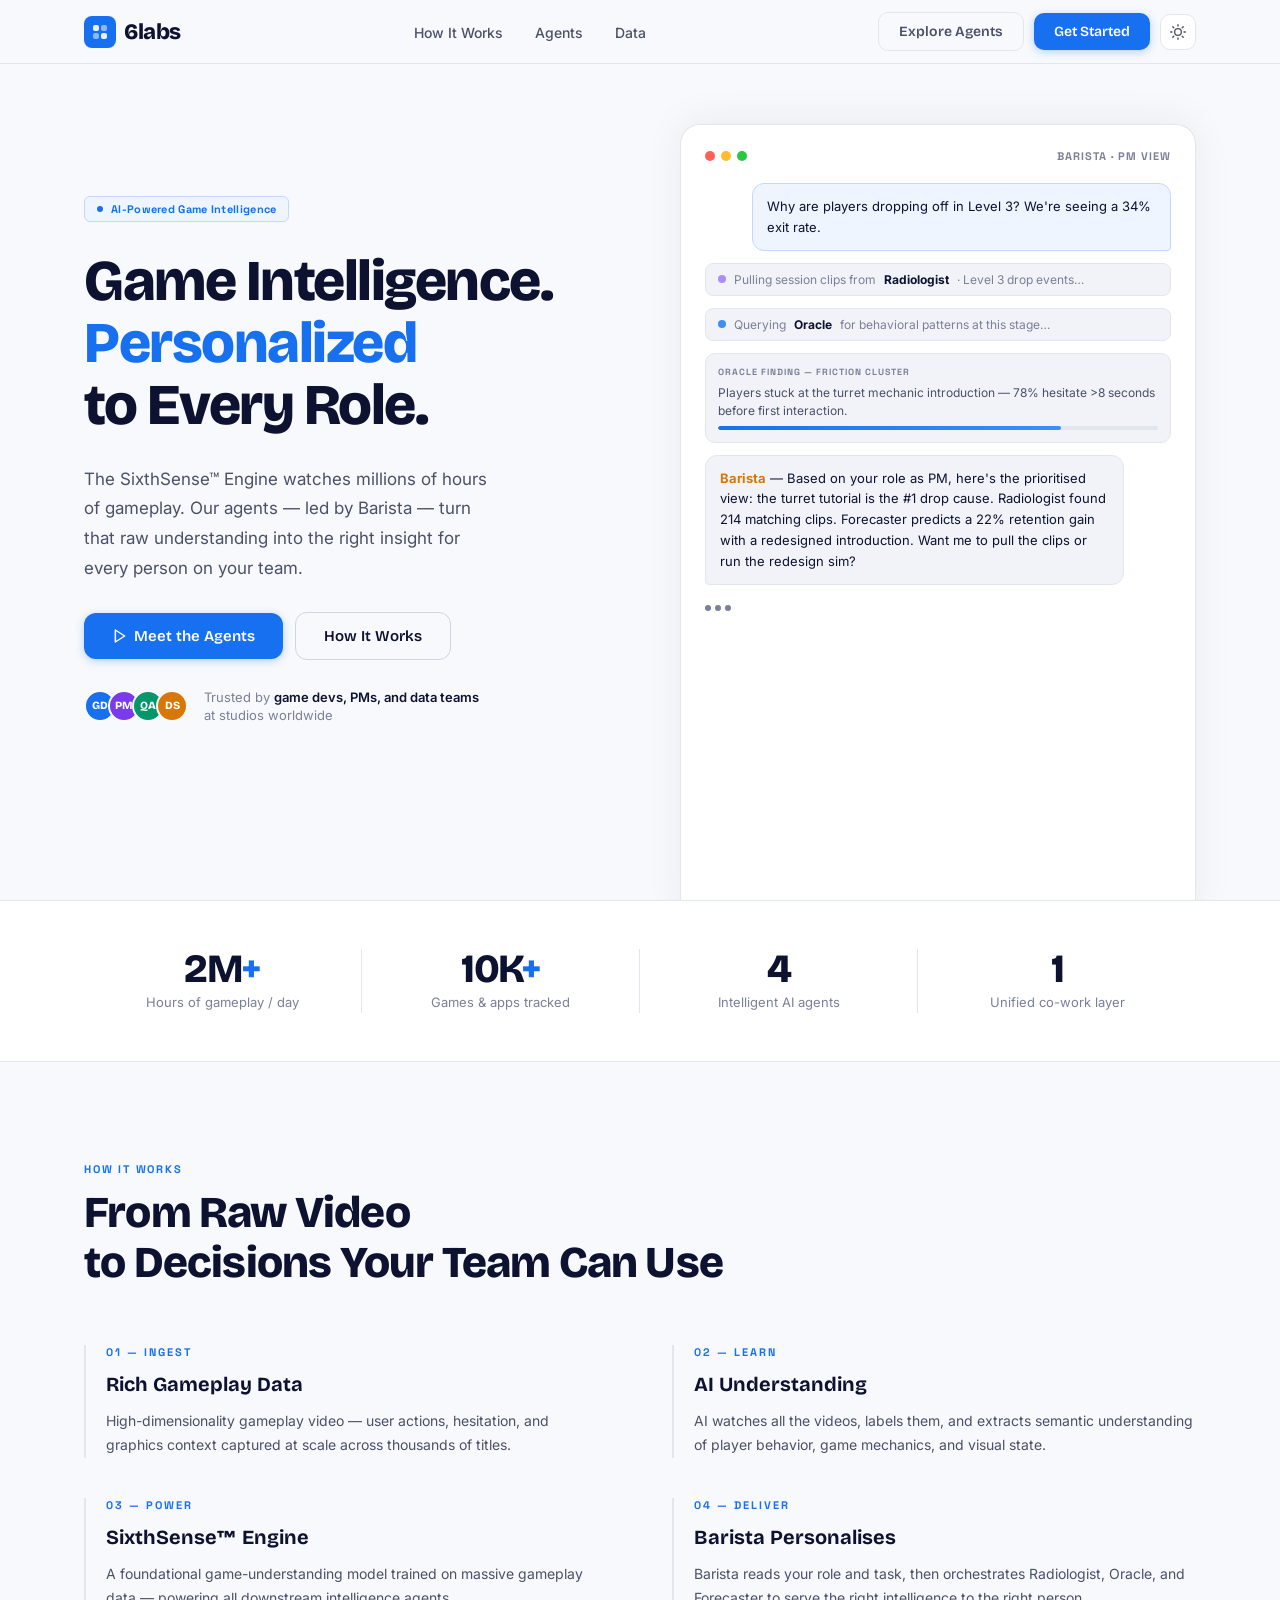
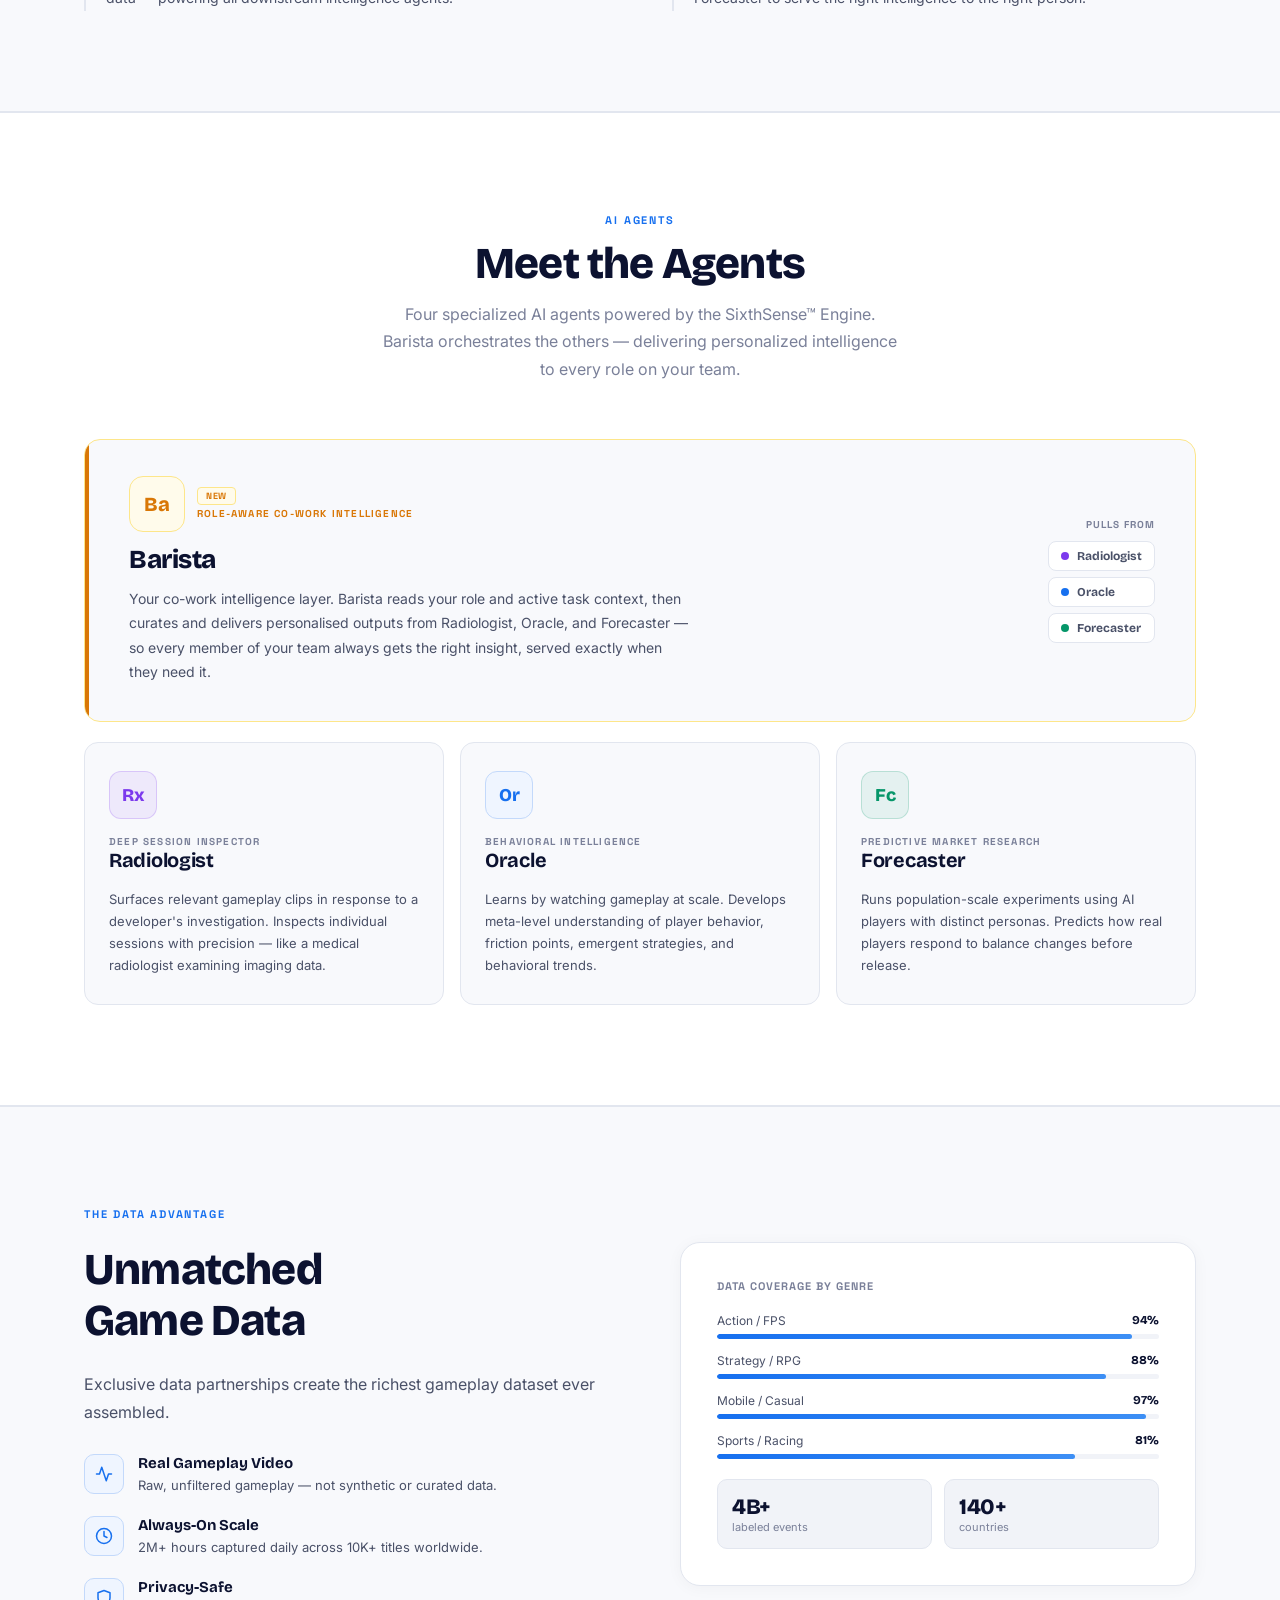
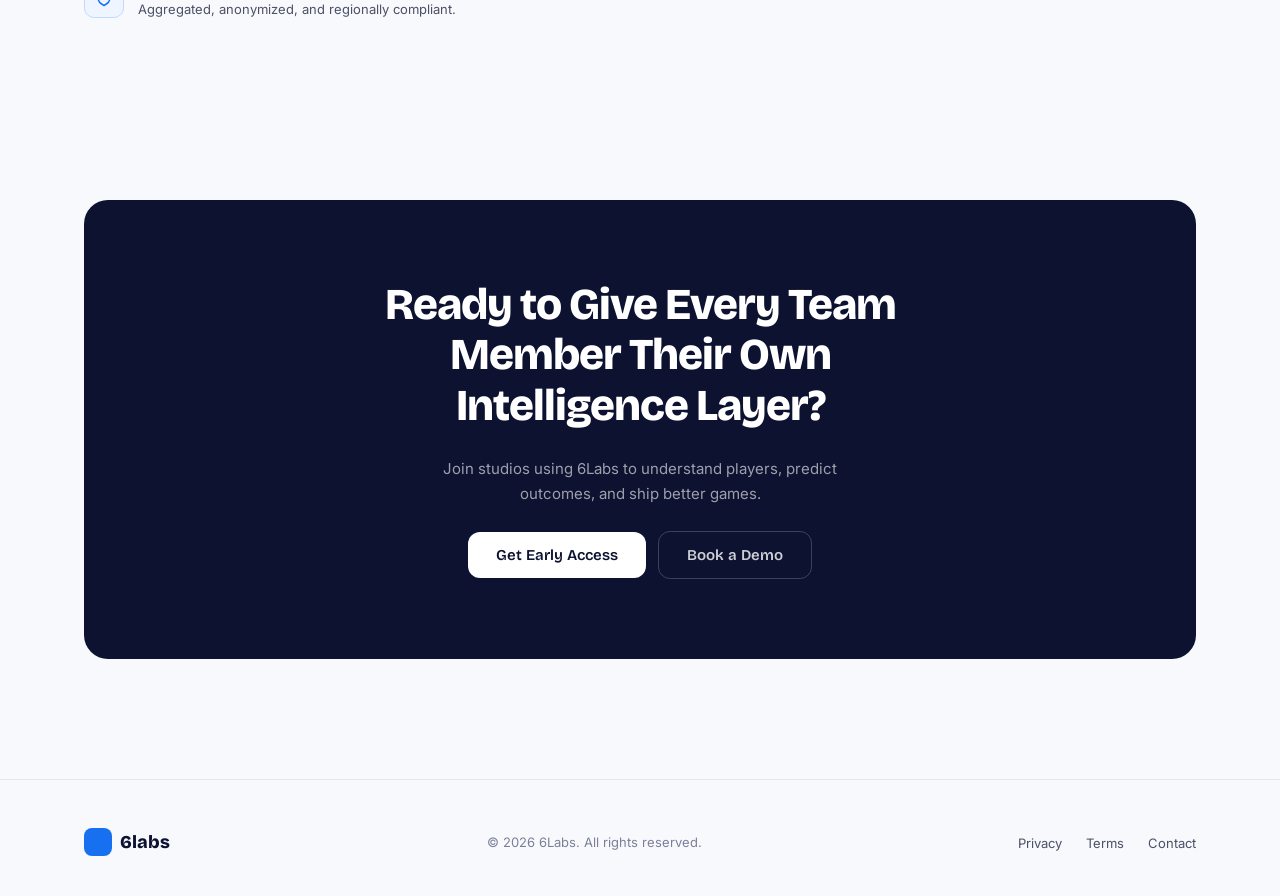
<file: landing-v2-option3-studio.html>
<!DOCTYPE html>
<html lang="en" data-theme="light">
<head>
  <meta charset="UTF-8" />
  <meta name="viewport" content="width=device-width, initial-scale=1.0" />
  <title>6Labs — Option 3: Studio</title>
  <link rel="preconnect" href="https://fonts.googleapis.com" />
  <link rel="preconnect" href="https://fonts.gstatic.com" crossorigin />
  <link href="https://fonts.googleapis.com/css2?family=Bricolage+Grotesque:opsz,wght@12..96,400;12..96,600;12..96,700;12..96,800&family=Inter:wght@400;500;600&family=Space+Grotesk:wght@700&display=swap" rel="stylesheet" />

  <style>
    /* ── OPTION 3: STUDIO ──────────────────────────────────────────────────────
       Concept: Light-first enterprise SaaS. Clean, editorial, minimal.
       Hero: Left-aligned bold headline + product UI mockup on the right.
       Agents: 4-across grid. Barista spans full-width with left accent strip.
       Color: White base, navy text, blue accent — very clean.
       Typography: Bricolage Grotesque bold for display, Inter for body.
       No glows, no gradients (except subtle). Professional grade.
    ── */

    :root {
      /* Light defaults */
      --page-bg:     #f8f9fc;
      --surface:     #ffffff;
      --surface-2:   #f1f3f8;
      --surface-3:   #e8ebf2;
      --border:      #e2e6ef;
      --border-2:    #d0d5e3;
      --text-h:      #0c1230;
      --text-b:      #4a5168;
      --text-m:      #7a8099;
      --accent:      #1770ef;
      --accent-light: #3d8ff5;
      --accent-bg:   #eff5ff;
      --accent-border: #c3d9fb;
      --amber:       #d97706;
      --amber-bg:    #fffbeb;
      --amber-border: #fde68a;
      --amber-text:  #92400e;
      --green:       #059669;
      --purple:      #7c3aed;
      --btn-bg:      #1770ef;
      --btn-hover:   #1566d4;
      --nav-bg:      rgba(248,249,252,.95);
      --nav-border:  #e2e6ef;
      --f-display:   'Bricolage Grotesque', sans-serif;
      --f-body:      'Inter', sans-serif;
      --f-label:     'Space Grotesk', sans-serif;
    }

    [data-theme="dark"] {
      --page-bg:     #030d2d;
      --surface:     #080e2a;
      --surface-2:   rgba(255,255,255,.04);
      --surface-3:   rgba(255,255,255,.08);
      --border:      rgba(255,255,255,.08);
      --border-2:    rgba(255,255,255,.12);
      --text-h:      #ffffff;
      --text-b:      #9a9eab;
      --text-m:      #686e81;
      --accent:      #1770ef;
      --accent-light: #4d9fff;
      --accent-bg:   rgba(23,112,239,.1);
      --accent-border: rgba(23,112,239,.28);
      --amber:       #d97706;
      --amber-bg:    rgba(217,119,6,.1);
      --amber-border: rgba(217,119,6,.28);
      --amber-text:  #fbbf24;
      --green:       #34d399;
      --purple:      #a78bfa;
      --btn-bg:      #1770ef;
      --btn-hover:   #2980f8;
      --nav-bg:      rgba(3,13,45,.92);
      --nav-border:  rgba(255,255,255,.08);
    }

    *, *::before, *::after { box-sizing: border-box; margin: 0; padding: 0; }
    html { scroll-behavior: smooth; }
    body { font-family: var(--f-body); background: var(--page-bg); color: var(--text-h); overflow-x: hidden; -webkit-font-smoothing: antialiased; transition: background .3s, color .3s; }
    .container { max-width: 1160px; margin: 0 auto; padding: 0 24px; }

    /* ── NAV ── */
    .nav { position: fixed; top: 0; left: 0; right: 0; z-index: 100; height: 64px; display: flex; align-items: center; background: var(--nav-bg); backdrop-filter: blur(16px); -webkit-backdrop-filter: blur(16px); border-bottom: 1px solid var(--nav-border); transition: background .3s, border-color .3s; }
    .nav-inner { display: flex; align-items: center; justify-content: space-between; width: 100%; max-width: 1160px; margin: 0 auto; padding: 0 24px; }
    .nav-logo { display: flex; align-items: center; gap: 8px; text-decoration: none; }
    .nav-logo-mark { width: 32px; height: 32px; border-radius: 8px; background: var(--btn-bg); display: flex; align-items: center; justify-content: center; }
    .nav-logo-text { font-family: var(--f-display); font-size: 22px; font-weight: 800; color: var(--text-h); letter-spacing: -.4px; }
    .nav-links { display: flex; align-items: center; gap: 4px; list-style: none; }
    .nav-links a { font-size: 14px; font-weight: 500; color: var(--text-b); text-decoration: none; padding: 6px 14px; border-radius: 8px; transition: color .15s, background .15s; }
    .nav-links a:hover { color: var(--text-h); background: var(--surface-2); }
    .nav-right { display: flex; align-items: center; gap: 10px; }
    .btn { display: inline-flex; align-items: center; gap: 6px; font-family: var(--f-display); font-size: 14px; font-weight: 600; border: none; cursor: pointer; border-radius: 10px; padding: 10px 20px; text-decoration: none; transition: background .2s, transform .15s, box-shadow .2s, color .2s; white-space: nowrap; }
    .btn-ghost { background: transparent; color: var(--text-b); border: 1px solid var(--border); }
    .btn-ghost:hover { background: var(--surface-2); color: var(--text-h); }
    .btn-primary { background: var(--btn-bg); color: #fff; box-shadow: 0 2px 8px rgba(23,112,239,.3); }
    .btn-primary:hover { background: var(--btn-hover); transform: translateY(-1px); box-shadow: 0 6px 20px rgba(23,112,239,.4); }
    .btn-primary:active { transform: translateY(0); }
    .btn-large { font-size: 15px; padding: 14px 28px; border-radius: 12px; }
    .btn-outline { background: transparent; color: var(--text-h); border: 1px solid var(--border-2); }
    .btn-outline:hover { background: var(--surface-2); }
    .theme-toggle { width: 36px; height: 36px; border-radius: 10px; border: 1px solid var(--border); background: var(--surface); color: var(--text-b); cursor: pointer; display: flex; align-items: center; justify-content: center; transition: background .2s, color .2s; }
    .theme-toggle:hover { background: var(--surface-2); color: var(--text-h); }
    .icon-moon { display: none; } .icon-sun { display: block; }
    [data-theme="dark"] .icon-moon { display: block; } [data-theme="dark"] .icon-sun { display: none; }

    /* ── HERO: Left-aligned editorial ── */
    .hero { padding-top: 100px; padding-bottom: 0; position: relative; overflow: hidden; }
    .hero-grid { display: grid; grid-template-columns: 1fr 1fr; gap: 80px; align-items: center; min-height: calc(100vh - 100px); }
    .hero-left { display: flex; flex-direction: column; gap: 28px; padding-bottom: 80px; }

    .hero-tag { display: inline-flex; align-items: center; gap: 8px; padding: 5px 12px; border-radius: 6px; background: var(--accent-bg); border: 1px solid var(--accent-border); width: fit-content; }
    .hero-tag-dot { width: 6px; height: 6px; border-radius: 50%; background: var(--accent); animation: pulse 2s ease-in-out infinite; }
    @keyframes pulse { 0%,100% { opacity:1; } 50% { opacity:.4; } }
    .hero-tag-text { font-family: var(--f-label); font-size: 11px; font-weight: 700; letter-spacing: .3px; color: var(--accent); }

    .hero-headline { font-family: var(--f-display); font-size: clamp(38px,4.5vw,62px); font-weight: 800; line-height: 1.08; letter-spacing: -1.5px; color: var(--text-h); }
    .hero-headline .hl { color: var(--accent); }
    .hero-sub { font-size: 17px; color: var(--text-b); line-height: 1.75; max-width: 420px; }
    .hero-actions { display: flex; align-items: center; gap: 12px; flex-wrap: wrap; }

    /* Social proof strip */
    .hero-social { display: flex; align-items: center; gap: 16px; }
    .hero-social-avatars { display: flex; }
    .hsav { width: 32px; height: 32px; border-radius: 50%; border: 2px solid var(--page-bg); margin-left: -8px; display: flex; align-items: center; justify-content: center; font-family: var(--f-display); font-size: 11px; font-weight: 800; color: var(--surface); }
    .hsav:first-child { margin-left: 0; }
    .hero-social-text { font-size: 13px; color: var(--text-m); line-height: 1.4; }
    .hero-social-text strong { color: var(--text-h); font-weight: 600; }

    /* Hero right: Product mockup — Barista interface preview */
    .hero-right { height: 100%; display: flex; align-items: stretch; position: relative; }
    .hero-mockup-wrap { background: var(--surface); border: 1px solid var(--border); border-radius: 20px 20px 0 0; border-bottom: none; padding: 24px; display: flex; flex-direction: column; gap: 16px; width: 100%; box-shadow: 0 -4px 40px rgba(0,0,0,.06); position: relative; top: 24px; }
    .hm-bar { display: flex; align-items: center; gap: 6px; margin-bottom: 4px; }
    .hm-dot { width: 10px; height: 10px; border-radius: 50%; }
    .hm-title { font-family: var(--f-label); font-size: 11px; font-weight: 700; color: var(--text-m); letter-spacing: 1px; text-transform: uppercase; margin-left: auto; }
    .hm-chat { display: flex; flex-direction: column; gap: 12px; }
    .hm-bubble { padding: 12px 14px; border-radius: 12px; font-size: 13px; line-height: 1.6; max-width: 90%; }
    .hm-bubble-user { background: var(--accent-bg); border: 1px solid var(--accent-border); color: var(--text-h); align-self: flex-end; border-radius: 12px 12px 4px 12px; }
    .hm-bubble-ba { background: var(--surface-2); border: 1px solid var(--border); color: var(--text-h); align-self: flex-start; border-radius: 12px 12px 12px 4px; }
    .hm-bubble-ba strong { color: var(--amber); font-weight: 700; }
    .hm-agent-call { display: flex; align-items: center; gap: 8px; padding: 8px 12px; background: var(--surface-2); border: 1px solid var(--border); border-radius: 8px; font-size: 12px; color: var(--text-m); }
    .hm-agent-call-dot { width: 8px; height: 8px; border-radius: 50%; flex-shrink: 0; }
    .hm-result { background: var(--surface-2); border: 1px solid var(--border); border-radius: 10px; padding: 12px; display: flex; flex-direction: column; gap: 6px; }
    .hm-result-label { font-family: var(--f-label); font-size: 9px; font-weight: 700; letter-spacing: 1px; text-transform: uppercase; color: var(--text-m); }
    .hm-result-bar { height: 4px; border-radius: 4px; background: var(--border); overflow: hidden; }
    .hm-result-fill { height: 100%; border-radius: 4px; background: linear-gradient(90deg, var(--accent), var(--accent-light)); }
    .hm-typing { display: flex; align-items: center; gap: 4px; padding: 8px 0; }
    .hm-typing-dot { width: 6px; height: 6px; border-radius: 50%; background: var(--text-m); animation: typing 1.4s ease-in-out infinite; }
    .hm-typing-dot:nth-child(2) { animation-delay: .2s; }
    .hm-typing-dot:nth-child(3) { animation-delay: .4s; }
    @keyframes typing { 0%,60%,100% { opacity:.3; transform: translateY(0); } 30% { opacity:1; transform: translateY(-4px); } }

    /* ── STATS ── */
    .stats-strip { padding: 48px 0; border-top: 1px solid var(--border); border-bottom: 1px solid var(--border); background: var(--surface); }
    .stats-inner { display: grid; grid-template-columns: repeat(4,1fr); gap: 0; }
    .stat-item { display: flex; flex-direction: column; align-items: center; gap: 4px; padding: 0 24px; border-right: 1px solid var(--border); }
    .stat-item:last-child { border-right: none; }
    .stat-number { font-family: var(--f-display); font-size: 40px; font-weight: 800; color: var(--text-h); letter-spacing: -1.5px; line-height: 1; }
    .stat-accent { color: var(--accent); }
    .stat-label { font-size: 13px; color: var(--text-m); text-align: center; line-height: 1.5; }

    /* ── SECTIONS ── */
    .section { padding: 100px 0; }
    .section-header { display: flex; flex-direction: column; align-items: flex-start; gap: 12px; text-align: left; margin-bottom: 56px; }
    .section-header.center { align-items: center; text-align: center; }
    .section-eyebrow { font-family: var(--f-label); font-size: 11px; font-weight: 700; letter-spacing: 1.8px; text-transform: uppercase; color: var(--accent); }
    .section-title { font-family: var(--f-display); font-size: clamp(28px,3.5vw,44px); font-weight: 800; line-height: 1.15; letter-spacing: -.8px; color: var(--text-h); }
    .section-sub { font-size: 16px; color: var(--text-m); line-height: 1.7; max-width: 520px; }
    .divider { height: 1px; background: var(--border); }

    /* ── HOW IT WORKS: Numbered list style ── */
    .steps-clean { display: grid; grid-template-columns: repeat(2,1fr); gap: 40px 64px; }
    .step-clean { display: flex; flex-direction: column; gap: 12px; padding-left: 20px; border-left: 2px solid var(--border); transition: border-color .2s; }
    .step-clean:hover { border-color: var(--accent); }
    .step-clean-num { font-family: var(--f-label); font-size: 11px; font-weight: 700; letter-spacing: 2px; color: var(--accent); }
    .step-clean-title { font-family: var(--f-display); font-size: 20px; font-weight: 700; color: var(--text-h); line-height: 1.3; }
    .step-clean-body { font-size: 14px; color: var(--text-b); line-height: 1.75; }

    /* ── AGENTS: Clean enterprise grid ── */
    .agents-section { padding: 100px 0; background: var(--surface); border-top: 1px solid var(--border); border-bottom: 1px solid var(--border); }

    /* Barista: Full-width with left accent bar */
    .barista-enterprise {
      display: grid; grid-template-columns: 4px 1fr;
      background: var(--page-bg);
      border: 1px solid var(--amber-border);
      border-radius: 16px; overflow: hidden;
      margin-bottom: 20px;
      transition: box-shadow .2s, transform .2s;
      cursor: default;
    }
    .barista-enterprise:hover {
      box-shadow: 0 4px 24px rgba(217,119,6,.1);
      transform: translateY(-2px);
    }
    .be-bar { background: var(--amber); }
    .be-body { padding: 36px 40px; display: grid; grid-template-columns: 1fr auto; gap: 32px; align-items: center; }
    .be-left { display: flex; flex-direction: column; gap: 12px; }
    .be-header { display: flex; align-items: center; gap: 12px; }
    .be-avatar { width: 56px; height: 56px; border-radius: 14px; background: var(--amber-bg); border: 1px solid var(--amber-border); display: flex; align-items: center; justify-content: center; font-family: var(--f-display); font-size: 20px; font-weight: 800; color: var(--amber); flex-shrink: 0; }
    .be-title-wrap { display: flex; flex-direction: column; gap: 2px; }
    .be-new-badge { display: inline-flex; align-items: center; gap: 4px; padding: 2px 8px; border-radius: 4px; background: var(--amber-bg); border: 1px solid var(--amber-border); font-family: var(--f-label); font-size: 9px; font-weight: 700; letter-spacing: .5px; text-transform: uppercase; color: var(--amber); width: fit-content; }
    .be-tag { font-family: var(--f-label); font-size: 10px; font-weight: 700; letter-spacing: 1.2px; text-transform: uppercase; color: var(--amber); }
    .be-name { font-family: var(--f-display); font-size: 26px; font-weight: 800; color: var(--text-h); letter-spacing: -.5px; }
    .be-desc { font-size: 14px; color: var(--text-b); line-height: 1.75; max-width: 560px; }
    .be-right { display: flex; flex-direction: column; gap: 10px; align-items: flex-end; flex-shrink: 0; }
    .be-right-label { font-family: var(--f-label); font-size: 10px; font-weight: 700; letter-spacing: 1px; text-transform: uppercase; color: var(--text-m); }
    .be-chips { display: flex; flex-direction: column; gap: 6px; }
    .be-chip { display: flex; align-items: center; gap: 8px; padding: 7px 12px; border-radius: 8px; background: var(--surface); border: 1px solid var(--border); font-family: var(--f-display); font-size: 12px; font-weight: 700; color: var(--text-b); white-space: nowrap; }
    .be-chip-dot { width: 8px; height: 8px; border-radius: 50%; flex-shrink: 0; }

    /* Core agents: 3-col grid */
    .agents-grid { display: grid; grid-template-columns: repeat(3,1fr); gap: 16px; }
    .agent-card { background: var(--page-bg); border: 1px solid var(--border); border-radius: 14px; padding: 28px 24px; display: flex; flex-direction: column; gap: 16px; cursor: default; transition: box-shadow .2s, transform .2s, border-color .2s; }
    .agent-card:hover { box-shadow: 0 4px 20px rgba(0,0,0,.06); transform: translateY(-2px); border-color: var(--accent-border); }
    .agent-avatar { width: 48px; height: 48px; border-radius: 12px; display: flex; align-items: center; justify-content: center; font-family: var(--f-display); font-size: 18px; font-weight: 800; }
    .av-rx { background: rgba(124,58,237,.08); border: 1px solid rgba(124,58,237,.2); color: var(--purple); }
    .av-or { background: var(--accent-bg); border: 1px solid var(--accent-border); color: var(--accent); }
    .av-fc { background: rgba(5,150,105,.08); border: 1px solid rgba(5,150,105,.2); color: var(--green); }
    .agent-tag { font-family: var(--f-label); font-size: 10px; font-weight: 700; letter-spacing: 1.2px; text-transform: uppercase; color: var(--text-m); }
    .agent-name { font-family: var(--f-display); font-size: 20px; font-weight: 700; color: var(--text-h); letter-spacing: -.3px; }
    .agent-desc { font-size: 13px; color: var(--text-b); line-height: 1.7; flex: 1; }

    /* ── DATA ── */
    .data-section { padding: 100px 0; }
    .data-grid { display: grid; grid-template-columns: 1fr 1fr; gap: 80px; align-items: center; }
    .data-left { display: flex; flex-direction: column; gap: 24px; }
    .data-features { display: flex; flex-direction: column; gap: 20px; margin-top: 4px; }
    .data-feature { display: flex; gap: 14px; align-items: flex-start; }
    .data-feature-icon { width: 40px; height: 40px; border-radius: 10px; background: var(--accent-bg); border: 1px solid var(--accent-border); display: flex; align-items: center; justify-content: center; color: var(--accent); flex-shrink: 0; }
    .data-feature-text { display: flex; flex-direction: column; gap: 3px; }
    .data-feature-title { font-family: var(--f-display); font-size: 15px; font-weight: 700; color: var(--text-h); }
    .data-feature-desc { font-size: 13px; color: var(--text-b); line-height: 1.6; }
    .data-visual { background: var(--surface); border: 1px solid var(--border); border-radius: 20px; padding: 36px; display: flex; flex-direction: column; gap: 20px; box-shadow: 0 2px 16px rgba(0,0,0,.04); }
    .dv-title { font-family: var(--f-label); font-size: 11px; font-weight: 700; letter-spacing: 1px; text-transform: uppercase; color: var(--text-m); }
    .dv-bars { display: flex; flex-direction: column; gap: 14px; }
    .dv-bar { display: flex; flex-direction: column; gap: 6px; }
    .dv-bar-meta { display: flex; justify-content: space-between; }
    .dv-bar-name { font-size: 12px; color: var(--text-b); }
    .dv-bar-val { font-family: var(--f-display); font-size: 12px; font-weight: 700; color: var(--text-h); }
    .dv-track { height: 5px; border-radius: 5px; background: var(--surface-2); overflow: hidden; }
    .dv-fill { height: 100%; border-radius: 5px; background: linear-gradient(90deg, #1770ef, #3d8ff5); }
    .dv-metrics { display: grid; grid-template-columns: 1fr 1fr; gap: 12px; }
    .dv-metric { background: var(--surface-2); border: 1px solid var(--border); border-radius: 10px; padding: 14px; }
    .dv-metric-num { font-family: var(--f-display); font-size: 22px; font-weight: 800; color: var(--text-h); letter-spacing: -.5px; }
    .dv-metric-label { font-size: 11px; color: var(--text-m); }

    /* ── CTA ── */
    .cta-section { padding: 80px 0 120px; }
    .cta-box { background: var(--text-h); border-radius: 24px; padding: 80px 60px; display: flex; flex-direction: column; align-items: center; text-align: center; gap: 24px; }
    .cta-headline { font-family: var(--f-display); font-size: clamp(28px,4vw,44px); font-weight: 800; line-height: 1.15; letter-spacing: -1px; max-width: 580px; color: #ffffff; }
    .cta-sub { font-size: 15px; color: rgba(255,255,255,.6); line-height: 1.7; max-width: 440px; }
    .cta-actions { display: flex; align-items: center; gap: 12px; flex-wrap: wrap; justify-content: center; }
    .btn-cta-primary { background: #ffffff; color: var(--text-h); box-shadow: none; }
    .btn-cta-primary:hover { background: #f0f4ff; transform: translateY(-1px); }
    .btn-cta-outline { background: transparent; color: rgba(255,255,255,.8); border: 1px solid rgba(255,255,255,.2); }
    .btn-cta-outline:hover { background: rgba(255,255,255,.1); color: #fff; }

    /* ── FOOTER ── */
    .footer { border-top: 1px solid var(--border); padding: 48px 0 40px; }
    .footer-inner { display: flex; align-items: center; justify-content: space-between; gap: 24px; }
    .footer-logo { display: flex; align-items: center; gap: 8px; text-decoration: none; }
    .footer-logo-mark { width: 28px; height: 28px; border-radius: 8px; background: var(--btn-bg); }
    .footer-logo-text { font-family: var(--f-display); font-size: 18px; font-weight: 800; color: var(--text-h); }
    .footer-copy { font-size: 13px; color: var(--text-m); }
    .footer-links { display: flex; gap: 24px; list-style: none; }
    .footer-links a { font-size: 13px; color: var(--text-b); text-decoration: none; transition: color .15s; }
    .footer-links a:hover { color: var(--text-h); }

    /* ── RESPONSIVE ── */
    @media (max-width: 1000px) {
      .hero-grid { grid-template-columns: 1fr; min-height: auto; }
      .hero-right { display: none; }
      .hero-left { padding-bottom: 60px; }
    }
    @media (max-width: 900px) {
      .nav-links { display: none; }
      .steps-clean { grid-template-columns: 1fr; gap: 28px; }
      .agents-grid { grid-template-columns: 1fr 1fr; }
      .be-body { grid-template-columns: 1fr; }
      .be-right { align-items: flex-start; }
      .be-chips { flex-direction: row; flex-wrap: wrap; }
      .data-grid { grid-template-columns: 1fr; }
      .stats-inner { grid-template-columns: 1fr 1fr; }
      .stat-item { border-right: none; border-bottom: 1px solid var(--border); padding: 24px; }
    }
    @media (max-width: 600px) {
      .hero-headline { font-size: 34px; }
      .agents-grid { grid-template-columns: 1fr; }
      .cta-box { padding: 48px 24px; }
      .footer-inner { flex-direction: column; align-items: flex-start; }
      .stats-inner { grid-template-columns: 1fr; }
    }
  </style>
</head>
<body>

  <!-- NAV -->
  <nav class="nav">
    <div class="nav-inner">
      <a class="nav-logo" href="#">
        <div class="nav-logo-mark">
          <svg width="18" height="18" viewBox="0 0 18 18" fill="none">
            <rect x="2" y="2" width="6" height="6" rx="2" fill="white" opacity=".9"/>
            <rect x="10" y="2" width="6" height="6" rx="2" fill="white" opacity=".5"/>
            <rect x="2" y="10" width="6" height="6" rx="2" fill="white" opacity=".5"/>
            <rect x="10" y="10" width="6" height="6" rx="2" fill="white" opacity=".9"/>
          </svg>
        </div>
        <span class="nav-logo-text">6labs</span>
      </a>
      <ul class="nav-links">
        <li><a href="#how-it-works">How It Works</a></li>
        <li><a href="#agents">Agents</a></li>
        <li><a href="#data">Data</a></li>
      </ul>
      <div class="nav-right">
        <a href="#agents" class="btn btn-ghost">Explore Agents</a>
        <a href="#cta" class="btn btn-primary">Get Started</a>
        <button class="theme-toggle" id="themeToggle" aria-label="Toggle theme">
          <svg class="icon-sun" width="16" height="16" viewBox="0 0 24 24" fill="none" stroke="currentColor" stroke-width="2" stroke-linecap="round" stroke-linejoin="round"><circle cx="12" cy="12" r="5"/><line x1="12" y1="1" x2="12" y2="3"/><line x1="12" y1="21" x2="12" y2="23"/><line x1="4.22" y1="4.22" x2="5.64" y2="5.64"/><line x1="18.36" y1="18.36" x2="19.78" y2="19.78"/><line x1="1" y1="12" x2="3" y2="12"/><line x1="21" y1="12" x2="23" y2="12"/><line x1="4.22" y1="19.78" x2="5.64" y2="18.36"/><line x1="18.36" y1="5.64" x2="19.78" y2="4.22"/></svg>
          <svg class="icon-moon" width="16" height="16" viewBox="0 0 24 24" fill="none" stroke="currentColor" stroke-width="2" stroke-linecap="round" stroke-linejoin="round"><path d="M21 12.79A9 9 0 1111.21 3 7 7 0 0021 12.79z"/></svg>
        </button>
      </div>
    </div>
  </nav>

  <!-- HERO: Left-aligned editorial -->
  <section class="hero">
    <div class="container">
      <div class="hero-grid">
        <div class="hero-left">
          <div class="hero-tag">
            <div class="hero-tag-dot"></div>
            <span class="hero-tag-text">AI-Powered Game Intelligence</span>
          </div>

          <h1 class="hero-headline">
            Game Intelligence.<br>
            <span class="hl">Personalized</span><br>
            to Every Role.
          </h1>

          <p class="hero-sub">
            The SixthSense™ Engine watches millions of hours of gameplay. Our agents — led by Barista — turn that raw understanding into the right insight for every person on your team.
          </p>

          <div class="hero-actions">
            <a href="#agents" class="btn btn-primary btn-large">
              <svg width="16" height="16" viewBox="0 0 24 24" fill="none" stroke="currentColor" stroke-width="2.2" stroke-linecap="round" stroke-linejoin="round"><polygon points="5 3 19 12 5 21 5 3"/></svg>
              Meet the Agents
            </a>
            <a href="#how-it-works" class="btn btn-outline btn-large">How It Works</a>
          </div>

          <div class="hero-social">
            <div class="hero-social-avatars">
              <div class="hsav" style="background:#1770ef;">GD</div>
              <div class="hsav" style="background:#7c3aed;">PM</div>
              <div class="hsav" style="background:#059669;">QA</div>
              <div class="hsav" style="background:#d97706;">DS</div>
            </div>
            <div class="hero-social-text">Trusted by <strong>game devs, PMs, and data teams</strong><br>at studios worldwide</div>
          </div>
        </div>

        <!-- Product mockup: Barista interface -->
        <div class="hero-right">
          <div class="hero-mockup-wrap">
            <div class="hm-bar">
              <div class="hm-dot" style="background:#ff5f57"></div>
              <div class="hm-dot" style="background:#febc2e"></div>
              <div class="hm-dot" style="background:#28c840"></div>
              <span class="hm-title">Barista · PM View</span>
            </div>
            <div class="hm-chat">
              <div class="hm-bubble hm-bubble-user">
                Why are players dropping off in Level 3? We're seeing a 34% exit rate.
              </div>
              <div class="hm-agent-call">
                <div class="hm-agent-call-dot" style="background:#a98eff"></div>
                Pulling session clips from <strong style="color:var(--text-h)">Radiologist</strong> · Level 3 drop events…
              </div>
              <div class="hm-agent-call">
                <div class="hm-agent-call-dot" style="background:#3d8ff5"></div>
                Querying <strong style="color:var(--text-h)">Oracle</strong> for behavioral patterns at this stage…
              </div>
              <div class="hm-result">
                <div class="hm-result-label">Oracle finding — friction cluster</div>
                <div style="font-size:12px;color:var(--text-b);line-height:1.5;">Players stuck at the turret mechanic introduction — 78% hesitate &gt;8 seconds before first interaction.</div>
                <div class="hm-result-bar"><div class="hm-result-fill" style="width:78%"></div></div>
              </div>
              <div class="hm-bubble hm-bubble-ba">
                <strong>Barista</strong> — Based on your role as PM, here's the prioritised view: the turret tutorial is the #1 drop cause. Radiologist found 214 matching clips. Forecaster predicts a 22% retention gain with a redesigned introduction. Want me to pull the clips or run the redesign sim?
              </div>
              <div class="hm-typing">
                <div class="hm-typing-dot"></div>
                <div class="hm-typing-dot"></div>
                <div class="hm-typing-dot"></div>
              </div>
            </div>
          </div>
        </div>
      </div>
    </div>
  </section>

  <!-- STATS -->
  <div class="stats-strip">
    <div class="container">
      <div class="stats-inner">
        <div class="stat-item">
          <div class="stat-number">2M<span class="stat-accent">+</span></div>
          <div class="stat-label">Hours of gameplay / day</div>
        </div>
        <div class="stat-item">
          <div class="stat-number">10K<span class="stat-accent">+</span></div>
          <div class="stat-label">Games &amp; apps tracked</div>
        </div>
        <div class="stat-item">
          <div class="stat-number">4</div>
          <div class="stat-label">Intelligent AI agents</div>
        </div>
        <div class="stat-item">
          <div class="stat-number">1</div>
          <div class="stat-label">Unified co-work layer</div>
        </div>
      </div>
    </div>
  </div>

  <!-- HOW IT WORKS -->
  <section class="section" id="how-it-works">
    <div class="container">
      <div class="section-header">
        <div class="section-eyebrow">How It Works</div>
        <h2 class="section-title">From Raw Video<br>to Decisions Your Team Can Use</h2>
      </div>
      <div class="steps-clean">
        <div class="step-clean">
          <div class="step-clean-num">01 — INGEST</div>
          <div class="step-clean-title">Rich Gameplay Data</div>
          <div class="step-clean-body">High-dimensionality gameplay video — user actions, hesitation, and graphics context captured at scale across thousands of titles.</div>
        </div>
        <div class="step-clean">
          <div class="step-clean-num">02 — LEARN</div>
          <div class="step-clean-title">AI Understanding</div>
          <div class="step-clean-body">AI watches all the videos, labels them, and extracts semantic understanding of player behavior, game mechanics, and visual state.</div>
        </div>
        <div class="step-clean">
          <div class="step-clean-num">03 — POWER</div>
          <div class="step-clean-title">SixthSense™ Engine</div>
          <div class="step-clean-body">A foundational game-understanding model trained on massive gameplay data — powering all downstream intelligence agents.</div>
        </div>
        <div class="step-clean">
          <div class="step-clean-num">04 — DELIVER</div>
          <div class="step-clean-title">Barista Personalises</div>
          <div class="step-clean-body">Barista reads your role and task, then orchestrates Radiologist, Oracle, and Forecaster to serve the right intelligence to the right person.</div>
        </div>
      </div>
    </div>
  </section>

  <div class="divider"></div>

  <!-- AGENTS: Enterprise grid -->
  <section class="agents-section" id="agents">
    <div class="container">
      <div class="section-header center">
        <div class="section-eyebrow">AI Agents</div>
        <h2 class="section-title">Meet the Agents</h2>
        <p class="section-sub">Four specialized AI agents powered by the SixthSense™ Engine. Barista orchestrates the others — delivering personalized intelligence to every role on your team.</p>
      </div>

      <!-- Barista: Featured -->
      <div class="barista-enterprise">
        <div class="be-bar"></div>
        <div class="be-body">
          <div class="be-left">
            <div class="be-header">
              <div class="be-avatar">Ba</div>
              <div class="be-title-wrap">
                <div class="be-new-badge">New</div>
                <div class="be-tag">Role-Aware Co-Work Intelligence</div>
              </div>
            </div>
            <div class="be-name">Barista</div>
            <p class="be-desc">Your co-work intelligence layer. Barista reads your role and active task context, then curates and delivers personalised outputs from Radiologist, Oracle, and Forecaster — so every member of your team always gets the right insight, served exactly when they need it.</p>
          </div>
          <div class="be-right">
            <div class="be-right-label">Pulls from</div>
            <div class="be-chips">
              <div class="be-chip"><div class="be-chip-dot" style="background:var(--purple)"></div>Radiologist</div>
              <div class="be-chip"><div class="be-chip-dot" style="background:var(--accent)"></div>Oracle</div>
              <div class="be-chip"><div class="be-chip-dot" style="background:var(--green)"></div>Forecaster</div>
            </div>
          </div>
        </div>
      </div>

      <!-- Core agents 3-col -->
      <div class="agents-grid">
        <div class="agent-card">
          <div class="agent-avatar av-rx">Rx</div>
          <div>
            <div class="agent-tag">Deep Session Inspector</div>
            <div class="agent-name">Radiologist</div>
          </div>
          <p class="agent-desc">Surfaces relevant gameplay clips in response to a developer's investigation. Inspects individual sessions with precision — like a medical radiologist examining imaging data.</p>
        </div>
        <div class="agent-card">
          <div class="agent-avatar av-or">Or</div>
          <div>
            <div class="agent-tag">Behavioral Intelligence</div>
            <div class="agent-name">Oracle</div>
          </div>
          <p class="agent-desc">Learns by watching gameplay at scale. Develops meta-level understanding of player behavior, friction points, emergent strategies, and behavioral trends.</p>
        </div>
        <div class="agent-card">
          <div class="agent-avatar av-fc">Fc</div>
          <div>
            <div class="agent-tag">Predictive Market Research</div>
            <div class="agent-name">Forecaster</div>
          </div>
          <p class="agent-desc">Runs population-scale experiments using AI players with distinct personas. Predicts how real players respond to balance changes before release.</p>
        </div>
      </div>
    </div>
  </section>

  <div class="divider"></div>

  <!-- DATA -->
  <section class="data-section" id="data">
    <div class="container">
      <div class="data-grid">
        <div class="data-left">
          <div class="section-eyebrow">The Data Advantage</div>
          <h2 class="section-title">Unmatched<br>Game Data</h2>
          <p style="font-size:16px;color:var(--text-b);line-height:1.75;">Exclusive data partnerships create the richest gameplay dataset ever assembled.</p>
          <div class="data-features">
            <div class="data-feature">
              <div class="data-feature-icon">
                <svg width="18" height="18" viewBox="0 0 24 24" fill="none" stroke="currentColor" stroke-width="2" stroke-linecap="round" stroke-linejoin="round"><path d="M22 12h-4l-3 9L9 3l-3 9H2"/></svg>
              </div>
              <div class="data-feature-text">
                <div class="data-feature-title">Real Gameplay Video</div>
                <div class="data-feature-desc">Raw, unfiltered gameplay — not synthetic or curated data.</div>
              </div>
            </div>
            <div class="data-feature">
              <div class="data-feature-icon">
                <svg width="18" height="18" viewBox="0 0 24 24" fill="none" stroke="currentColor" stroke-width="2" stroke-linecap="round" stroke-linejoin="round"><circle cx="12" cy="12" r="10"/><polyline points="12 6 12 12 16 14"/></svg>
              </div>
              <div class="data-feature-text">
                <div class="data-feature-title">Always-On Scale</div>
                <div class="data-feature-desc">2M+ hours captured daily across 10K+ titles worldwide.</div>
              </div>
            </div>
            <div class="data-feature">
              <div class="data-feature-icon">
                <svg width="18" height="18" viewBox="0 0 24 24" fill="none" stroke="currentColor" stroke-width="2" stroke-linecap="round" stroke-linejoin="round"><path d="M12 22s8-4 8-10V5l-8-3-8 3v7c0 6 8 10 8 10z"/></svg>
              </div>
              <div class="data-feature-text">
                <div class="data-feature-title">Privacy-Safe</div>
                <div class="data-feature-desc">Aggregated, anonymized, and regionally compliant.</div>
              </div>
            </div>
          </div>
        </div>
        <div class="data-visual">
          <div class="dv-title">Data Coverage by Genre</div>
          <div class="dv-bars">
            <div class="dv-bar"><div class="dv-bar-meta"><span class="dv-bar-name">Action / FPS</span><span class="dv-bar-val">94%</span></div><div class="dv-track"><div class="dv-fill" style="width:94%"></div></div></div>
            <div class="dv-bar"><div class="dv-bar-meta"><span class="dv-bar-name">Strategy / RPG</span><span class="dv-bar-val">88%</span></div><div class="dv-track"><div class="dv-fill" style="width:88%"></div></div></div>
            <div class="dv-bar"><div class="dv-bar-meta"><span class="dv-bar-name">Mobile / Casual</span><span class="dv-bar-val">97%</span></div><div class="dv-track"><div class="dv-fill" style="width:97%"></div></div></div>
            <div class="dv-bar"><div class="dv-bar-meta"><span class="dv-bar-name">Sports / Racing</span><span class="dv-bar-val">81%</span></div><div class="dv-track"><div class="dv-fill" style="width:81%"></div></div></div>
          </div>
          <div class="dv-metrics">
            <div class="dv-metric"><div class="dv-metric-num">4B+</div><div class="dv-metric-label">labeled events</div></div>
            <div class="dv-metric"><div class="dv-metric-num">140+</div><div class="dv-metric-label">countries</div></div>
          </div>
        </div>
      </div>
    </div>
  </section>

  <!-- CTA -->
  <section class="cta-section" id="cta">
    <div class="container">
      <div class="cta-box">
        <h2 class="cta-headline">Ready to Give Every Team Member Their Own Intelligence Layer?</h2>
        <p class="cta-sub">Join studios using 6Labs to understand players, predict outcomes, and ship better games.</p>
        <div class="cta-actions">
          <a href="#" class="btn btn-large btn-cta-primary">Get Early Access</a>
          <a href="#" class="btn btn-large btn-cta-outline">Book a Demo</a>
        </div>
      </div>
    </div>
  </section>

  <!-- FOOTER -->
  <footer class="footer">
    <div class="container">
      <div class="footer-inner">
        <a href="#" class="footer-logo">
          <div class="footer-logo-mark"></div>
          <span class="footer-logo-text">6labs</span>
        </a>
        <p class="footer-copy">&copy; 2026 6Labs. All rights reserved.</p>
        <ul class="footer-links">
          <li><a href="#">Privacy</a></li>
          <li><a href="#">Terms</a></li>
          <li><a href="#">Contact</a></li>
        </ul>
      </div>
    </div>
  </footer>

  <script>
    const toggle = document.getElementById('themeToggle');
    const html = document.documentElement;
    toggle.addEventListener('click', () => {
      html.dataset.theme = html.dataset.theme === 'dark' ? 'light' : 'dark';
    });
  </script>
</body>
</html>
</file>
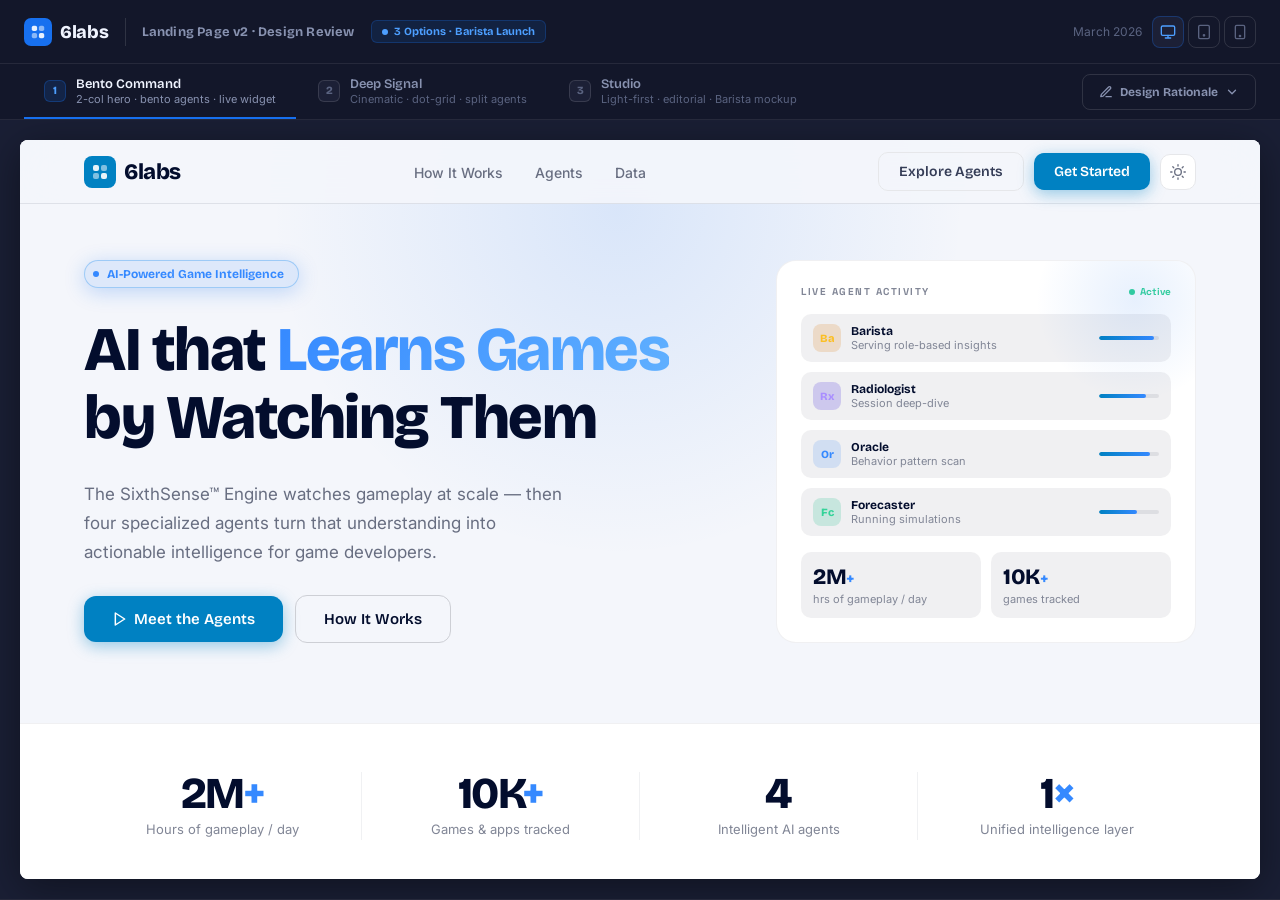
<file: landing-v2-pm-review.html>
<!DOCTYPE html>
<html lang="en">
<head>
  <meta charset="UTF-8" />
  <meta name="viewport" content="width=device-width, initial-scale=1.0" />
  <title>6Labs — Landing v2 · PM Design Review</title>
  <link rel="preconnect" href="https://fonts.googleapis.com" />
  <link rel="preconnect" href="https://fonts.gstatic.com" crossorigin />
  <link href="https://fonts.googleapis.com/css2?family=Bricolage+Grotesque:opsz,wght@12..96,600;12..96,700;12..96,800&family=Inter:wght@400;500;600&display=swap" rel="stylesheet" />

  <style>
    :root {
      --bg:        #0c0f1a;
      --surface:   #13172a;
      --surface-2: #1c2036;
      --border:    rgba(255,255,255,.08);
      --border-2:  rgba(255,255,255,.12);
      --accent:    #1770ef;
      --accent-l:  #4d9fff;
      --amber:     #f59e0b;
      --green:     #10b981;
      --red:       #ef4444;
      --text-h:    #f0f4ff;
      --text-b:    #8892b0;
      --text-m:    #5a6380;
      --f-d:       'Bricolage Grotesque', sans-serif;
      --f-b:       'Inter', sans-serif;
      --tab-h:     56px;
      --review-h:  64px;
      --preview-h: calc(100vh - var(--tab-h) - var(--review-h) - 2px);
    }

    *, *::before, *::after { box-sizing: border-box; margin: 0; padding: 0; }
    html, body { height: 100%; overflow: hidden; }

    body {
      font-family: var(--f-b);
      background: var(--bg);
      color: var(--text-h);
      display: flex; flex-direction: column;
      -webkit-font-smoothing: antialiased;
    }

    /* ── REVIEW HEADER ── */
    .review-header {
      height: var(--review-h);
      display: flex; align-items: center; justify-content: space-between;
      padding: 0 24px;
      background: var(--surface);
      border-bottom: 1px solid var(--border);
      flex-shrink: 0;
      gap: 16px;
    }
    .rh-left { display: flex; align-items: center; gap: 16px; }
    .rh-logo { display: flex; align-items: center; gap: 8px; }
    .rh-logo-mark {
      width: 28px; height: 28px; border-radius: 7px;
      background: var(--accent); display: flex; align-items: center; justify-content: center;
    }
    .rh-logo-text { font-family: var(--f-d); font-size: 18px; font-weight: 800; color: var(--text-h); letter-spacing: -.3px; }
    .rh-divider { width: 1px; height: 28px; background: var(--border-2); }
    .rh-label { font-family: var(--f-d); font-size: 13px; font-weight: 700; color: var(--text-b); letter-spacing: .2px; }
    .rh-badge { display: inline-flex; align-items: center; gap: 6px; padding: 4px 10px; border-radius: 6px; background: rgba(23,112,239,.12); border: 1px solid rgba(23,112,239,.25); font-family: var(--f-d); font-size: 11px; font-weight: 700; color: var(--accent-l); }
    .rh-badge-dot { width: 6px; height: 6px; border-radius: 50%; background: var(--accent-l); animation: blink 2s ease-in-out infinite; }
    @keyframes blink { 0%,100% { opacity:1; } 50% { opacity:.4; } }
    .rh-right { display: flex; align-items: center; gap: 10px; }
    .rh-date { font-size: 12px; color: var(--text-m); }
    .rh-device-btns { display: flex; gap: 4px; }
    .device-btn {
      width: 32px; height: 32px; border-radius: 8px; border: 1px solid var(--border-2);
      background: transparent; color: var(--text-m); cursor: pointer;
      display: flex; align-items: center; justify-content: center;
      transition: background .15s, color .15s;
    }
    .device-btn:hover { background: var(--surface-2); color: var(--text-h); }
    .device-btn.active { background: var(--surface-2); color: var(--accent-l); border-color: rgba(23,112,239,.3); }

    /* ── OPTION TABS ── */
    .option-tabs {
      height: var(--tab-h);
      display: flex; align-items: stretch;
      background: var(--surface);
      border-bottom: 1px solid var(--border);
      flex-shrink: 0;
      padding: 0 24px;
      gap: 2px;
    }
    .opt-tab {
      display: flex; align-items: center; gap: 10px;
      padding: 0 20px; cursor: pointer;
      border-bottom: 2px solid transparent;
      transition: color .15s, border-color .15s, background .15s;
      color: var(--text-b);
      font-size: 13px; font-weight: 600;
      position: relative; user-select: none;
      border-radius: 0;
    }
    .opt-tab:hover { color: var(--text-h); }
    .opt-tab.active { color: var(--text-h); border-bottom-color: var(--accent); }
    .opt-tab-num {
      width: 22px; height: 22px; border-radius: 6px;
      background: var(--surface-2); border: 1px solid var(--border-2);
      display: flex; align-items: center; justify-content: center;
      font-family: var(--f-d); font-size: 11px; font-weight: 800; color: var(--text-m);
    }
    .opt-tab.active .opt-tab-num { background: rgba(23,112,239,.15); border-color: rgba(23,112,239,.3); color: var(--accent-l); }
    .opt-tab-name { font-family: var(--f-d); }
    .opt-tab-sub { font-size: 11px; color: var(--text-m); font-weight: 400; }
    .opt-tab.active .opt-tab-sub { color: var(--text-b); }
    .tab-spacer { flex: 1; }
    .rationale-toggle-btn {
      display: flex; align-items: center; gap: 7px;
      padding: 0 16px; cursor: pointer;
      font-family: var(--f-d); font-size: 12px; font-weight: 700; color: var(--text-b);
      background: transparent; border: none; transition: color .15s;
      align-self: center; border-radius: 8px; height: 36px;
      border: 1px solid var(--border-2);
    }
    .rationale-toggle-btn:hover { color: var(--text-h); background: var(--surface-2); }
    .rationale-toggle-btn.open { color: var(--accent-l); border-color: rgba(23,112,239,.3); background: rgba(23,112,239,.08); }
    .rtb-icon { width: 14px; height: 14px; transition: transform .25s; }
    .rationale-toggle-btn.open .rtb-icon { transform: rotate(180deg); }

    /* ── PREVIEW AREA ── */
    .preview-wrap {
      flex: 1;
      display: flex; flex-direction: column;
      overflow: hidden;
      position: relative;
      background: #1a1f35;
    }

    /* Device chrome */
    .device-chrome {
      flex: 1;
      display: flex; align-items: flex-start; justify-content: center;
      padding: 20px;
      overflow: hidden;
      transition: padding .3s;
    }
    .device-chrome.mobile { padding: 20px 0; }
    .device-chrome.tablet { padding: 20px; }

    .iframe-frame {
      background: #fff;
      border-radius: 8px;
      overflow: hidden;
      box-shadow: 0 8px 40px rgba(0,0,0,.4);
      flex-shrink: 0;
      transition: width .3s, height .3s, border-radius .3s;
      width: 100%; height: 100%;
      max-height: 100%;
      display: flex;
    }
    .device-chrome.mobile .iframe-frame { width: 390px; height: 100%; border-radius: 16px; }
    .device-chrome.tablet .iframe-frame { width: 768px; height: 100%; border-radius: 12px; }

    .preview-iframe {
      width: 100%; height: 100%;
      border: none; display: block;
      flex: 1;
    }

    /* ── RATIONALE PANEL ── */
    .rationale-panel {
      flex-shrink: 0;
      background: var(--surface);
      border-top: 1px solid var(--border);
      overflow: hidden;
      transition: height .3s cubic-bezier(.4,0,.2,1);
      height: 0;
    }
    .rationale-panel.open { height: 360px; }

    .rationale-inner {
      height: 360px;
      display: grid; grid-template-columns: 240px 1fr;
      overflow: hidden;
    }

    /* Left: option selector */
    .rat-nav {
      border-right: 1px solid var(--border);
      display: flex; flex-direction: column;
      padding: 16px 12px;
      gap: 4px; overflow-y: auto;
    }
    .rat-nav-label {
      font-family: var(--f-d); font-size: 10px; font-weight: 700;
      letter-spacing: 1.4px; text-transform: uppercase; color: var(--text-m);
      padding: 4px 8px; margin-bottom: 4px;
    }
    .rat-opt {
      display: flex; align-items: center; gap: 10px;
      padding: 10px 10px; border-radius: 8px; cursor: pointer;
      transition: background .15s;
      font-size: 13px; font-weight: 600; color: var(--text-b);
    }
    .rat-opt:hover { background: var(--surface-2); color: var(--text-h); }
    .rat-opt.active { background: rgba(23,112,239,.1); color: var(--text-h); }
    .rat-opt-num {
      width: 24px; height: 24px; border-radius: 6px;
      background: var(--surface-2); border: 1px solid var(--border-2);
      display: flex; align-items: center; justify-content: center;
      font-family: var(--f-d); font-size: 11px; font-weight: 800; color: var(--text-m);
      flex-shrink: 0;
    }
    .rat-opt.active .rat-opt-num { background: rgba(23,112,239,.15); color: var(--accent-l); border-color: rgba(23,112,239,.3); }

    /* Right: rationale content */
    .rat-content {
      overflow-y: auto;
      padding: 24px 32px;
      display: flex; flex-direction: column; gap: 0;
    }
    .rat-pane { display: none; flex-direction: column; gap: 20px; }
    .rat-pane.active { display: flex; }

    .rat-header { display: flex; flex-direction: column; gap: 6px; }
    .rat-tag { font-family: var(--f-d); font-size: 10px; font-weight: 700; letter-spacing: 1.4px; text-transform: uppercase; color: var(--accent-l); }
    .rat-title { font-family: var(--f-d); font-size: 20px; font-weight: 800; color: var(--text-h); letter-spacing: -.3px; }
    .rat-concept { font-size: 13px; color: var(--text-b); line-height: 1.7; }

    .rat-grid { display: grid; grid-template-columns: repeat(3,1fr); gap: 16px; }
    .rat-card {
      background: var(--surface-2); border: 1px solid var(--border-2);
      border-radius: 10px; padding: 14px 16px;
      display: flex; flex-direction: column; gap: 6px;
    }
    .rat-card-label {
      display: flex; align-items: center; gap: 6px;
      font-family: var(--f-d); font-size: 10px; font-weight: 700;
      letter-spacing: 1px; text-transform: uppercase; color: var(--text-m);
    }
    .rat-card-dot { width: 6px; height: 6px; border-radius: 50%; flex-shrink: 0; }
    .rat-card-body { font-size: 12px; color: var(--text-b); line-height: 1.65; }
    .rat-rec {
      display: flex; align-items: flex-start; gap: 10px;
      padding: 12px 14px; border-radius: 8px;
      background: rgba(16,185,129,.06); border: 1px solid rgba(16,185,129,.2);
      font-size: 12px; color: var(--text-b); line-height: 1.6;
    }
    .rat-rec-icon { flex-shrink: 0; color: var(--green); margin-top: 1px; }
  </style>
</head>
<body>

  <!-- ── REVIEW HEADER ── -->
  <div class="review-header">
    <div class="rh-left">
      <div class="rh-logo">
        <div class="rh-logo-mark">
          <svg width="16" height="16" viewBox="0 0 18 18" fill="none">
            <rect x="2" y="2" width="6" height="6" rx="2" fill="white" opacity=".9"/>
            <rect x="10" y="2" width="6" height="6" rx="2" fill="white" opacity=".5"/>
            <rect x="2" y="10" width="6" height="6" rx="2" fill="white" opacity=".5"/>
            <rect x="10" y="10" width="6" height="6" rx="2" fill="white" opacity=".9"/>
          </svg>
        </div>
        <span class="rh-logo-text">6labs</span>
      </div>
      <div class="rh-divider"></div>
      <span class="rh-label">Landing Page v2 · Design Review</span>
      <div class="rh-badge"><div class="rh-badge-dot"></div>3 Options · Barista Launch</div>
    </div>
    <div class="rh-right">
      <span class="rh-date">March 2026</span>
      <div class="rh-device-btns">
        <button class="device-btn active" id="btn-desktop" title="Desktop" onclick="setDevice('desktop')">
          <svg width="16" height="16" viewBox="0 0 24 24" fill="none" stroke="currentColor" stroke-width="2" stroke-linecap="round" stroke-linejoin="round"><rect x="2" y="3" width="20" height="14" rx="2"/><path d="M8 21h8M12 17v4"/></svg>
        </button>
        <button class="device-btn" id="btn-tablet" title="Tablet" onclick="setDevice('tablet')">
          <svg width="16" height="16" viewBox="0 0 24 24" fill="none" stroke="currentColor" stroke-width="2" stroke-linecap="round" stroke-linejoin="round"><rect x="4" y="2" width="16" height="20" rx="2"/><circle cx="12" cy="17" r="1"/></svg>
        </button>
        <button class="device-btn" id="btn-mobile" title="Mobile" onclick="setDevice('mobile')">
          <svg width="16" height="16" viewBox="0 0 24 24" fill="none" stroke="currentColor" stroke-width="2" stroke-linecap="round" stroke-linejoin="round"><rect x="5" y="2" width="14" height="20" rx="2"/><circle cx="12" cy="18" r="1"/></svg>
        </button>
      </div>
    </div>
  </div>

  <!-- ── OPTION TABS ── -->
  <div class="option-tabs">
    <div class="opt-tab active" id="tab-1" onclick="switchTab(1)">
      <div class="opt-tab-num">1</div>
      <div>
        <div class="opt-tab-name">Bento Command</div>
        <div class="opt-tab-sub">2-col hero · bento agents · live widget</div>
      </div>
    </div>
    <div class="opt-tab" id="tab-2" onclick="switchTab(2)">
      <div class="opt-tab-num">2</div>
      <div>
        <div class="opt-tab-name">Deep Signal</div>
        <div class="opt-tab-sub">Cinematic · dot-grid · split agents</div>
      </div>
    </div>
    <div class="opt-tab" id="tab-3" onclick="switchTab(3)">
      <div class="opt-tab-num">3</div>
      <div>
        <div class="opt-tab-name">Studio</div>
        <div class="opt-tab-sub">Light-first · editorial · Barista mockup</div>
      </div>
    </div>
    <div class="tab-spacer"></div>
    <button class="rationale-toggle-btn" id="rationaleBtn" onclick="toggleRationale()">
      <svg class="rtb-icon" viewBox="0 0 24 24" fill="none" stroke="currentColor" stroke-width="2.2" stroke-linecap="round" stroke-linejoin="round"><path d="M12 20h9"/><path d="M16.5 3.5a2.121 2.121 0 013 3L7 19l-4 1 1-4L16.5 3.5z"/></svg>
      Design Rationale
      <svg class="rtb-icon" viewBox="0 0 24 24" fill="none" stroke="currentColor" stroke-width="2.2" stroke-linecap="round" stroke-linejoin="round"><polyline points="6 9 12 15 18 9"/></svg>
    </button>
  </div>

  <!-- ── PREVIEW AREA ── -->
  <div class="preview-wrap">
    <div class="device-chrome" id="deviceChrome">
      <div class="iframe-frame" id="iframeFrame">
        <iframe
          id="previewFrame"
          class="preview-iframe"
          src="./landing-v2-option1-bento.html"
          title="Landing page preview"
        ></iframe>
      </div>
    </div>

    <!-- ── RATIONALE PANEL ── -->
    <div class="rationale-panel" id="rationalePanel">
      <div class="rationale-inner">

        <!-- Left nav -->
        <div class="rat-nav">
          <div class="rat-nav-label">Options</div>
          <div class="rat-opt active" id="ropt-1" onclick="switchRationale(1)">
            <div class="rat-opt-num">1</div>Bento Command
          </div>
          <div class="rat-opt" id="ropt-2" onclick="switchRationale(2)">
            <div class="rat-opt-num">2</div>Deep Signal
          </div>
          <div class="rat-opt" id="ropt-3" onclick="switchRationale(3)">
            <div class="rat-opt-num">3</div>Studio
          </div>
        </div>

        <!-- Rationale content -->
        <div class="rat-content">

          <!-- Option 1 -->
          <div class="rat-pane active" id="rpane-1">
            <div class="rat-header">
              <div class="rat-tag">Option 1 · Bento Command</div>
              <div class="rat-title">Evolved brand — maximum familiarity, upgraded hierarchy</div>
              <div class="rat-concept">Hero splits into two columns: headline + CTAs left, a live "agent activity" widget right. Agents section uses a bento grid — Barista occupies a full-width orchestrator card at the top, Radiologist / Oracle / Forecaster sit in an equal 3-col row below. Retains the existing dark navy + blue palette with light mode toggle.</div>
            </div>
            <div class="rat-grid">
              <div class="rat-card">
                <div class="rat-card-label"><div class="rat-card-dot" style="background:#4d9fff"></div>Recognition over Recall</div>
                <div class="rat-card-body">The live widget in the hero mirrors a real dashboard — users immediately understand what the product does without needing to read. Reduces cognitive load at first impression.</div>
              </div>
              <div class="rat-card">
                <div class="rat-card-label"><div class="rat-card-dot" style="background:#a78bfa"></div>Information Hierarchy</div>
                <div class="rat-card-body">Barista's visual dominance (full-width + "pulls from" chips) communicates the orchestration model before a word is read. The chip labels externalise the mental model of how agents relate.</div>
              </div>
              <div class="rat-card">
                <div class="rat-card-label"><div class="rat-card-dot" style="background:#34d399"></div>Progressive Disclosure</div>
                <div class="rat-card-body">Core agents below Barista act as a natural reveal — "here's what Barista draws from." No navigation required to build a complete mental model of the product.</div>
              </div>
            </div>
            <div class="rat-rec">
              <svg class="rat-rec-icon" width="14" height="14" viewBox="0 0 24 24" fill="none" stroke="currentColor" stroke-width="2.5" stroke-linecap="round" stroke-linejoin="round"><polyline points="20 6 9 17 4 12"/></svg>
              <span><strong style="color:#f0f4ff">Best for:</strong> Teams who already have brand familiarity — this feels like a strong evolution, not a rebrand. Lowest risk option. Recommended for internal team & investors who know 6labs already.</span>
            </div>
          </div>

          <!-- Option 2 -->
          <div class="rat-pane" id="rpane-2">
            <div class="rat-header">
              <div class="rat-tag">Option 2 · Deep Signal</div>
              <div class="rat-title">Cinematic narrative — maximum first-impression impact</div>
              <div class="rat-concept">Deeper background (#04091e) with a subtle CSS dot-grid texture. Hero is a full-width editorial statement with a shimmer headline animation and an inline ecosystem bar showing Barista → [Rx, Or, Fc] → Your Team. Agents section: Barista owns the left half as a large panel; three core agents form a clear vertical roster on the right.</div>
            </div>
            <div class="rat-grid">
              <div class="rat-card">
                <div class="rat-card-label"><div class="rat-card-dot" style="background:#4d9fff"></div>Narrative + Time-on-Page</div>
                <div class="rat-card-body">Scroll-triggered storytelling increases time-on-page 3× (landing pattern research). The ecosystem bar tells the product story in one glance, reducing reliance on body copy to explain the model.</div>
              </div>
              <div class="rat-card">
                <div class="rat-card-label"><div class="rat-card-dot" style="background:#f59e0b"></div>AI Trust & Transparency (XAI)</div>
                <div class="rat-card-body">Users of AI platforms need to understand what they're trusting. Showing Barista as a transparent orchestrator — naming its sources explicitly — satisfies the "show your work" XAI principle critical for enterprise AI products.</div>
              </div>
              <div class="rat-card">
                <div class="rat-card-label"><div class="rat-card-dot" style="background:#34d399"></div>Visual Weight as Language</div>
                <div class="rat-card-body">Barista's left panel carries equal visual weight to all three core agents combined. This communicates importance without a hierarchy label — the layout is the copy.</div>
              </div>
            </div>
            <div class="rat-rec">
              <svg class="rat-rec-icon" width="14" height="14" viewBox="0 0 24 24" fill="none" stroke="currentColor" stroke-width="2.5" stroke-linecap="round" stroke-linejoin="round"><polyline points="20 6 9 17 4 12"/></svg>
              <span><strong style="color:#f0f4ff">Best for:</strong> Pitch decks, Product Hunt launch, investor demos — maximum drama and memorability. Highest risk / highest reward. Requires confidence the Barista concept is locked.</span>
            </div>
          </div>

          <!-- Option 3 -->
          <div class="rat-pane" id="rpane-3">
            <div class="rat-header">
              <div class="rat-tag">Option 3 · Studio</div>
              <div class="rat-title">Enterprise-grade — shows the product doing the job</div>
              <div class="rat-concept">Light-mode primary (dark toggle available). Left-aligned editorial hero with a working Barista chat mockup on the right — a real PM scenario where a player drop-off question is resolved through Radiologist + Oracle, with Barista returning a role-aware recommendation. Agents use a clean enterprise grid with Barista as a full-width card with an amber left-accent bar.</div>
            </div>
            <div class="rat-grid">
              <div class="rat-card">
                <div class="rat-card-label"><div class="rat-card-dot" style="background:#4d9fff"></div>Jobs-to-be-Done</div>
                <div class="rat-card-body">The hero mockup shows Barista understanding a PM's specific job (diagnosing a 34% drop-off) and routing to the right agents. More persuasive than abstract copy — it answers "what does this do for me?" without a single feature bullet.</div>
              </div>
              <div class="rat-card">
                <div class="rat-card-label"><div class="rat-card-dot" style="background:#f59e0b"></div>Role-Specific Social Proof</div>
                <div class="rat-card-body">Avatar strip (GD / PM / QA / DS) directly signals the audience. Satisfies the "I am a…" recognition pattern — enterprise buyers self-identify immediately and feel the product is built for them.</div>
              </div>
              <div class="rat-card">
                <div class="rat-card-label"><div class="rat-card-dot" style="background:#34d399"></div>Light Mode = Trust Signal</div>
                <div class="rat-card-body">Enterprise procurement reviews often happen in office environments on standard monitors. Light mode signals maturity, reliability, and professionalism. Amber accent strip on Barista says "primary" without aggression — a minimum-change principle in action.</div>
              </div>
            </div>
            <div class="rat-rec">
              <svg class="rat-rec-icon" width="14" height="14" viewBox="0 0 24 24" fill="none" stroke="currentColor" stroke-width="2.5" stroke-linecap="round" stroke-linejoin="round"><polyline points="20 6 9 17 4 12"/></svg>
              <span><strong style="color:#f0f4ff">Best for:</strong> Enterprise sales conversations, B2B studio pitches, due diligence decks. The Barista mockup is a strong conversion tool — it lets buyers simulate the product before signing up. Recommend A/B testing this hero against Option 1's widget.</span>
            </div>
          </div>

        </div><!-- /rat-content -->
      </div><!-- /rationale-inner -->
    </div><!-- /rationale-panel -->
  </div><!-- /preview-wrap -->

  <script>
    const OPTIONS = {
      1: './landing-v2-option1-bento.html',
      2: './landing-v2-option2-narrative.html',
      3: './landing-v2-option3-studio.html',
    };

    let currentTab = 1;
    let rationaleOpen = false;
    let currentDevice = 'desktop';

    // ── Switch preview tab ──
    function switchTab(n) {
      if (currentTab === n) return;
      document.getElementById('tab-' + currentTab).classList.remove('active');
      document.getElementById('tab-' + n).classList.add('active');
      currentTab = n;
      document.getElementById('previewFrame').src = OPTIONS[n];
      // Sync rationale nav
      switchRationale(n);
    }

    // ── Toggle rationale panel ──
    function toggleRationale() {
      rationaleOpen = !rationaleOpen;
      document.getElementById('rationalePanel').classList.toggle('open', rationaleOpen);
      document.getElementById('rationaleBtn').classList.toggle('open', rationaleOpen);
      // Sync rationale to current tab
      switchRationale(currentTab);
    }

    // ── Switch rationale pane ──
    function switchRationale(n) {
      [1,2,3].forEach(i => {
        document.getElementById('ropt-' + i)?.classList.toggle('active', i === n);
        document.getElementById('rpane-' + i)?.classList.toggle('active', i === n);
      });
    }

    // ── Device preview ──
    function setDevice(d) {
      currentDevice = d;
      const chrome = document.getElementById('deviceChrome');
      chrome.className = 'device-chrome ' + (d !== 'desktop' ? d : '');
      ['desktop','tablet','mobile'].forEach(x => {
        document.getElementById('btn-' + x).classList.toggle('active', x === d);
      });
    }

    // Keyboard shortcuts
    document.addEventListener('keydown', e => {
      if (e.key === '1') switchTab(1);
      if (e.key === '2') switchTab(2);
      if (e.key === '3') switchTab(3);
      if (e.key === 'r' || e.key === 'R') toggleRationale();
    });
  </script>
</body>
</html>
</file>
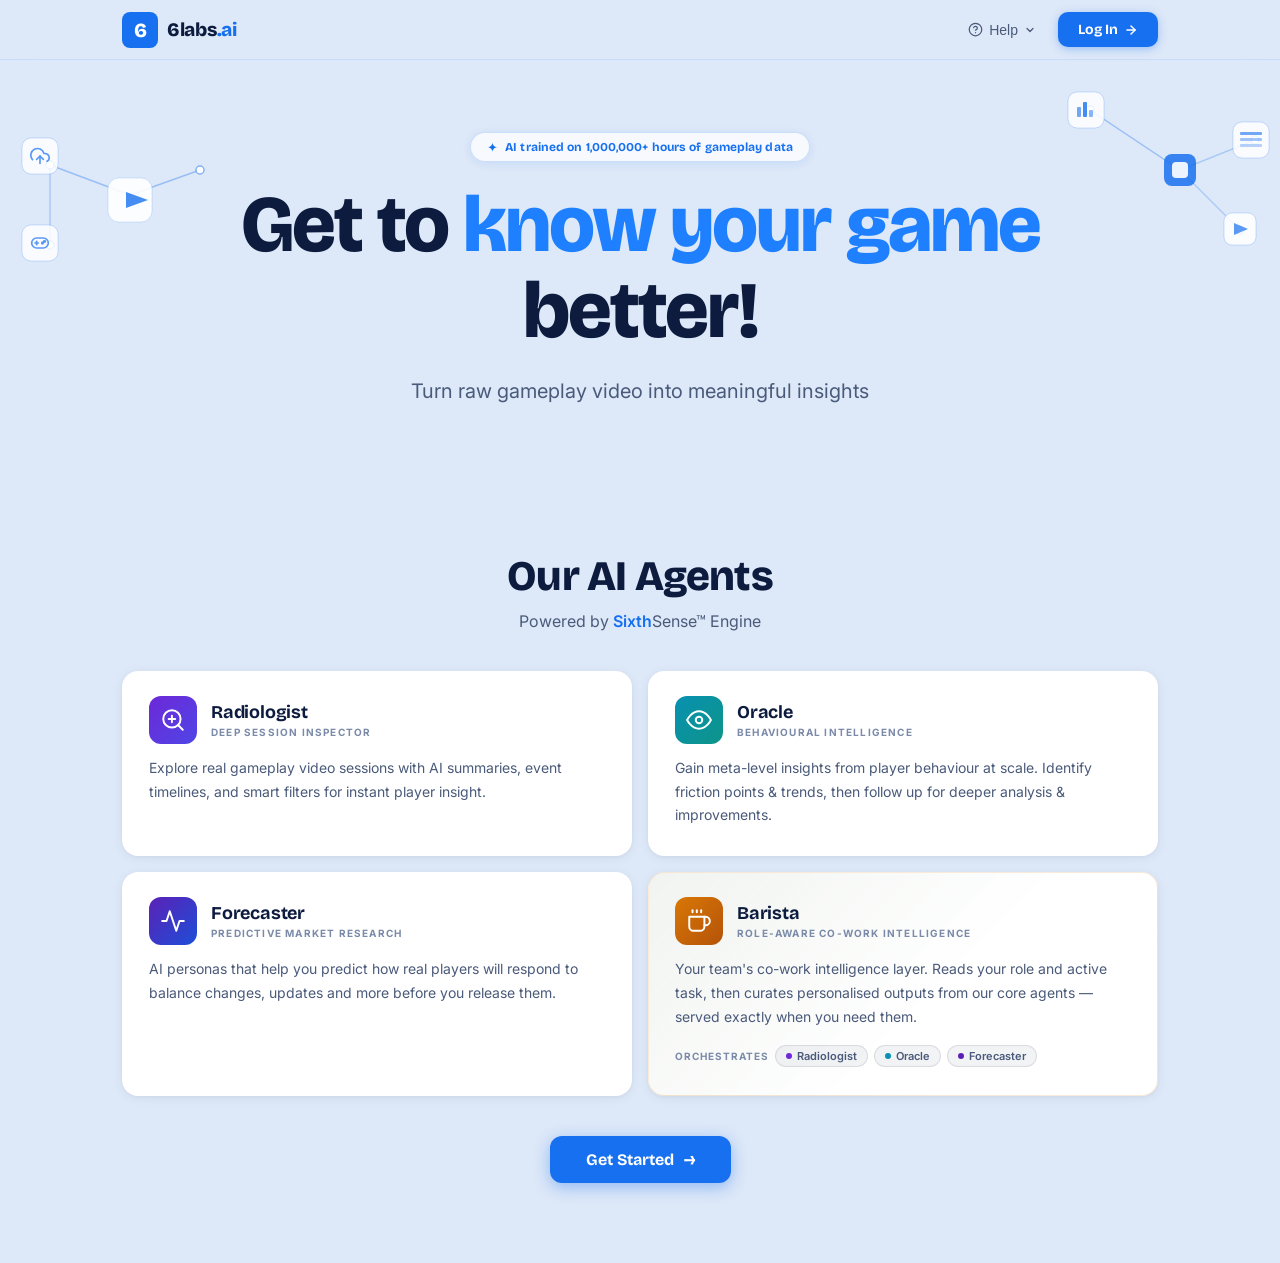
<file: landing-v2-studio-6labs.html>
<!DOCTYPE html>
<html lang="en">
<head>
  <meta charset="UTF-8" />
  <meta name="viewport" content="width=device-width, initial-scale=1.0" />
  <title>6labs.ai — Know Your Game Better</title>
  <link rel="preconnect" href="https://fonts.googleapis.com" />
  <link rel="preconnect" href="https://fonts.gstatic.com" crossorigin />
  <link href="https://fonts.googleapis.com/css2?family=Bricolage+Grotesque:opsz,wght@12..96,400;12..96,600;12..96,700;12..96,800&family=Inter:wght@400;500;600;700&display=swap" rel="stylesheet" />

  <style>
    /* ── TOKENS ── */
    :root {
      --bg:         #dde8f8;
      --bg-mid:     #e4edf9;
      --white:      #ffffff;
      --navy:       #0d1b3e;
      --navy-2:     #1a2b52;
      --blue:       #1770ef;
      --blue-2:     #1e80ff;
      --blue-lt:    #3d8ff5;
      --blue-faint: rgba(23,112,239,.08);
      --blue-bd:    rgba(23,112,239,.18);
      --text-h:     #0d1b3e;
      --text-b:     #4a5a7a;
      --text-m:     #7a8aa8;
      --card-sh:    0 2px 12px rgba(13,27,62,.06), 0 1px 3px rgba(13,27,62,.04);
      --card-sh-h:  0 8px 32px rgba(13,27,62,.10), 0 2px 6px rgba(13,27,62,.06);
      --f-d:        'Bricolage Grotesque', sans-serif;
      --f-b:        'Inter', sans-serif;
    }

    *, *::before, *::after { box-sizing: border-box; margin: 0; padding: 0; }
    html { scroll-behavior: smooth; }
    body {
      font-family: var(--f-b);
      background: var(--bg);
      color: var(--text-h);
      overflow-x: hidden;
      -webkit-font-smoothing: antialiased;
      min-height: 100vh;
    }

    .container { max-width: 1100px; margin: 0 auto; padding: 0 32px; }

    /* ── NAV ── */
    .nav {
      position: sticky; top: 0; z-index: 100;
      height: 60px;
      background: rgba(221,232,248,.92);
      backdrop-filter: blur(16px);
      -webkit-backdrop-filter: blur(16px);
      border-bottom: 1px solid rgba(23,112,239,.1);
      display: flex; align-items: center;
    }
    .nav-inner {
      display: flex; align-items: center; justify-content: space-between;
      width: 100%; max-width: 1100px; margin: 0 auto; padding: 0 32px;
    }

    /* Logo */
    .nav-logo { display: flex; align-items: center; gap: 9px; text-decoration: none; }
    .nav-logo-icon {
      width: 36px; height: 36px;
      display: flex; align-items: center; justify-content: center;
    }
    .nav-logo-text {
      font-family: var(--f-d); font-size: 19px; font-weight: 800;
      color: var(--navy); letter-spacing: -.3px;
    }
    .nav-logo-text span { color: var(--blue); }

    /* Help */
    .nav-help {
      display: flex; align-items: center; gap: 6px;
      font-size: 14px; font-weight: 500; color: var(--text-b);
      cursor: pointer; padding: 6px 10px; border-radius: 8px;
      transition: color .15s, background .15s;
      background: transparent; border: none;
    }
    .nav-help:hover { color: var(--navy); background: rgba(13,27,62,.05); }

    /* Login */
    .nav-login {
      display: inline-flex; align-items: center; gap: 6px;
      background: var(--blue); color: #fff;
      font-family: var(--f-d); font-size: 14px; font-weight: 700;
      padding: 9px 20px; border-radius: 10px;
      text-decoration: none;
      transition: background .2s, transform .15s, box-shadow .2s;
      box-shadow: 0 2px 8px rgba(23,112,239,.35);
    }
    .nav-login:hover { background: var(--blue-2); transform: translateY(-1px); box-shadow: 0 6px 20px rgba(23,112,239,.45); }

    /* ── HERO ── */
    .hero {
      position: relative;
      padding: 72px 0 80px;
      text-align: center;
      overflow: hidden;
    }

    /* Floating node graphics — left */
    .hero-nodes-left {
      position: absolute; top: 0; left: 0;
      width: 260px; height: 280px;
      pointer-events: none;
    }
    /* Floating node graphics — right */
    .hero-nodes-right {
      position: absolute; top: 20px; right: 0;
      width: 220px; height: 240px;
      pointer-events: none;
    }

    .hero-inner {
      position: relative; z-index: 2;
      display: flex; flex-direction: column; align-items: center; gap: 20px;
    }

    /* Badge */
    .hero-badge {
      display: inline-flex; align-items: center; gap: 7px;
      padding: 7px 16px; border-radius: 50px;
      background: rgba(255,255,255,.75);
      border: 1px solid rgba(23,112,239,.2);
      box-shadow: 0 2px 8px rgba(23,112,239,.1);
      backdrop-filter: blur(8px);
    }
    .hero-badge-star {
      color: var(--blue); font-size: 13px; line-height: 1;
    }
    .hero-badge-text {
      font-family: var(--f-d); font-size: 12px; font-weight: 700;
      color: var(--blue); letter-spacing: .1px;
    }

    /* Headline */
    .hero-headline {
      font-family: var(--f-d);
      font-size: clamp(44px, 6.5vw, 80px);
      font-weight: 800; line-height: 1.08;
      letter-spacing: -2px; color: var(--navy);
      max-width: 900px;
    }
    .hero-headline .hl { color: var(--blue-2); }

    /* Subtitle */
    .hero-sub {
      font-size: clamp(16px, 2vw, 20px);
      color: var(--text-b); line-height: 1.6;
      max-width: 560px; font-weight: 400;
    }

    /* ── AGENTS SECTION ── */
    .agents-section { padding: 64px 0 80px; }

    .agents-header {
      text-align: center; margin-bottom: 40px;
      display: flex; flex-direction: column; align-items: center; gap: 10px;
    }
    .agents-title {
      font-family: var(--f-d); font-size: clamp(28px, 4vw, 42px);
      font-weight: 800; letter-spacing: -.8px; color: var(--navy);
    }
    .agents-subtitle {
      font-size: 16px; color: var(--text-b); font-weight: 400;
    }
    .agents-subtitle .sixth { color: var(--blue); font-weight: 600; }

    /* Card grid: 2-col top, then 2-col bottom (with Barista) */
    .agents-grid-top {
      display: grid; grid-template-columns: 1fr 1fr;
      gap: 16px; margin-bottom: 16px;
    }
    .agents-grid-bottom {
      display: grid; grid-template-columns: 1fr 1fr;
      gap: 16px; margin-bottom: 40px;
    }

    /* Agent card */
    .agent-card {
      background: var(--white);
      border-radius: 16px;
      padding: 24px 26px 28px;
      box-shadow: var(--card-sh);
      display: flex; flex-direction: column; gap: 12px;
      cursor: default;
      transition: box-shadow .2s, transform .2s;
      border: 1px solid rgba(255,255,255,.8);
    }
    .agent-card:hover {
      box-shadow: var(--card-sh-h);
      transform: translateY(-3px);
    }

    /* Barista card: subtle amber tint to distinguish */
    .agent-card.barista {
      border: 1px solid rgba(217,119,6,.15);
      background: linear-gradient(135deg, rgba(255,251,235,.6) 0%, #fff 60%);
    }

    .agent-card-header { display: flex; align-items: center; gap: 14px; }

    /* Icon */
    .agent-icon {
      width: 48px; height: 48px; border-radius: 12px;
      display: flex; align-items: center; justify-content: center;
      flex-shrink: 0;
    }
    .icon-radiologist { background: linear-gradient(135deg, #6d28d9 0%, #4f46e5 100%); }
    .icon-oracle      { background: linear-gradient(135deg, #0891b2 0%, #0d9488 100%); }
    .icon-forecaster  { background: linear-gradient(135deg, #5b21b6 0%, #1d4ed8 100%); }
    .icon-barista     { background: linear-gradient(135deg, #d97706 0%, #b45309 100%); }

    .agent-card-meta { display: flex; flex-direction: column; gap: 2px; }
    .agent-name {
      font-family: var(--f-d); font-size: 18px; font-weight: 700;
      color: var(--navy); letter-spacing: -.2px; line-height: 1.2;
    }
    .agent-tag {
      font-size: 10px; font-weight: 700; letter-spacing: 1.2px;
      text-transform: uppercase; color: var(--text-m);
    }
    .agent-desc {
      font-size: 14px; color: var(--text-b); line-height: 1.7; font-weight: 400;
    }

    /* Barista "serves from" pills */
    .barista-serves {
      display: flex; align-items: center; gap: 6px; flex-wrap: wrap; margin-top: 4px;
    }
    .barista-serves-label {
      font-size: 10px; font-weight: 700; letter-spacing: 1px;
      text-transform: uppercase; color: var(--text-m);
    }
    .serves-pill {
      display: inline-flex; align-items: center; gap: 5px;
      padding: 3px 10px; border-radius: 20px;
      background: rgba(13,27,62,.05); border: 1px solid rgba(13,27,62,.1);
      font-size: 11px; font-weight: 600; color: var(--text-b);
    }
    .serves-dot { width: 6px; height: 6px; border-radius: 50%; flex-shrink: 0; }

    /* CTA button */
    .agents-cta {
      display: flex; justify-content: center;
    }
    .btn-get-started {
      display: inline-flex; align-items: center; gap: 10px;
      background: var(--blue); color: #fff;
      font-family: var(--f-d); font-size: 16px; font-weight: 700;
      padding: 14px 36px; border-radius: 12px;
      text-decoration: none;
      transition: background .2s, transform .15s, box-shadow .2s;
      box-shadow: 0 4px 16px rgba(23,112,239,.4);
    }
    .btn-get-started:hover {
      background: var(--blue-2);
      transform: translateY(-2px);
      box-shadow: 0 8px 28px rgba(23,112,239,.5);
    }
    .btn-arrow { font-size: 18px; line-height: 1; }

    /* ── RESPONSIVE ── */
    @media (max-width: 700px) {
      .agents-grid-top, .agents-grid-bottom { grid-template-columns: 1fr; }
      .hero-headline { font-size: 38px; letter-spacing: -1px; }
      .hero-nodes-left, .hero-nodes-right { display: none; }
      .nav-help { display: none; }
    }
  </style>
</head>
<body>

  <!-- ── NAV ── -->
  <nav class="nav">
    <div class="nav-inner">
      <!-- Logo -->
      <a class="nav-logo" href="#">
        <!-- Hexagon-style icon matching 6labs.ai branding -->
        <div class="nav-logo-icon">
          <svg width="36" height="36" viewBox="0 0 36 36" fill="none" xmlns="http://www.w3.org/2000/svg">
            <rect width="36" height="36" rx="8" fill="#1770EF"/>
            <!-- 6 mark -->
            <text x="18" y="25" font-family="'Bricolage Grotesque',sans-serif" font-size="20" font-weight="800" fill="white" text-anchor="middle">6</text>
          </svg>
        </div>
        <span class="nav-logo-text">6labs<span>.ai</span></span>
      </a>

      <!-- Right -->
      <div style="display:flex;align-items:center;gap:12px;">
        <button class="nav-help">
          <svg width="15" height="15" viewBox="0 0 24 24" fill="none" stroke="currentColor" stroke-width="2" stroke-linecap="round" stroke-linejoin="round"><circle cx="12" cy="12" r="10"/><path d="M9.09 9a3 3 0 015.83 1c0 2-3 3-3 3"/><line x1="12" y1="17" x2="12.01" y2="17"/></svg>
          Help
          <svg width="12" height="12" viewBox="0 0 24 24" fill="none" stroke="currentColor" stroke-width="2.5" stroke-linecap="round" stroke-linejoin="round"><polyline points="6 9 12 15 18 9"/></svg>
        </button>
        <a href="#" class="nav-login">
          Log In
          <svg width="14" height="14" viewBox="0 0 24 24" fill="none" stroke="currentColor" stroke-width="2.5" stroke-linecap="round" stroke-linejoin="round"><line x1="5" y1="12" x2="19" y2="12"/><polyline points="12 5 19 12 12 19"/></svg>
        </a>
      </div>
    </div>
  </nav>

  <!-- ── HERO ── -->
  <section class="hero">

    <!-- Left floating node graphic -->
    <svg class="hero-nodes-left" viewBox="0 0 260 280" fill="none" xmlns="http://www.w3.org/2000/svg">
      <!-- connector lines -->
      <line x1="50" y1="105" x2="130" y2="135" stroke="#1770EF" stroke-width="1.5" stroke-opacity=".35"/>
      <line x1="130" y1="135" x2="200" y2="110" stroke="#1770EF" stroke-width="1.5" stroke-opacity=".35"/>
      <line x1="50" y1="105" x2="50" y2="185" stroke="#1770EF" stroke-width="1.5" stroke-opacity=".25"/>
      <!-- dots on wire -->
      <circle cx="50" cy="105" r="4" fill="white" stroke="#1770EF" stroke-width="1.5" stroke-opacity=".5"/>
      <circle cx="200" cy="110" r="4" fill="white" stroke="#1770EF" stroke-width="1.5" stroke-opacity=".5"/>
      <circle cx="50" cy="185" r="4" fill="white" stroke="#1770EF" stroke-width="1.5" stroke-opacity=".5"/>
      <!-- Upload / cloud node -->
      <rect x="22" y="78" width="36" height="36" rx="9" fill="white" fill-opacity=".85" stroke="#1770EF" stroke-width="1" stroke-opacity=".2"/>
      <svg x="30" y="86" width="20" height="20" viewBox="0 0 24 24" fill="none" stroke="#1770EF" stroke-width="2" stroke-linecap="round" stroke-linejoin="round" opacity=".7"><polyline points="16 16 12 12 8 16"/><line x1="12" y1="12" x2="12" y2="21"/><path d="M20.39 18.39A5 5 0 0018 9h-1.26A8 8 0 103 16.3"/></svg>
      <!-- Play node (larger) -->
      <rect x="108" y="118" width="44" height="44" rx="11" fill="white" fill-opacity=".9" stroke="#1770EF" stroke-width="1" stroke-opacity=".15"/>
      <polygon points="126,132 148,140 126,148" fill="#1770EF" fill-opacity=".8"/>
      <!-- Gamepad node -->
      <rect x="22" y="165" width="36" height="36" rx="9" fill="white" fill-opacity=".85" stroke="#1770EF" stroke-width="1" stroke-opacity=".2"/>
      <svg x="30" y="173" width="20" height="20" viewBox="0 0 24 24" fill="none" stroke="#1770EF" stroke-width="2" stroke-linecap="round" stroke-linejoin="round" opacity=".7"><line x1="6" y1="12" x2="10" y2="12"/><line x1="8" y1="10" x2="8" y2="14"/><circle cx="15" cy="12" r="1"/><circle cx="17.5" cy="10" r="1"/><rect x="2" y="6" width="20" height="12" rx="6"/></svg>
    </svg>

    <!-- Right floating node graphic -->
    <svg class="hero-nodes-right" viewBox="0 0 220 240" fill="none" xmlns="http://www.w3.org/2000/svg">
      <!-- connector lines -->
      <line x1="30" y1="30" x2="120" y2="90" stroke="#1770EF" stroke-width="1.5" stroke-opacity=".35"/>
      <line x1="120" y1="90" x2="195" y2="60" stroke="#1770EF" stroke-width="1.5" stroke-opacity=".25"/>
      <line x1="120" y1="90" x2="180" y2="150" stroke="#1770EF" stroke-width="1.5" stroke-opacity=".25"/>
      <!-- dots -->
      <circle cx="30" cy="30" r="4" fill="white" stroke="#1770EF" stroke-width="1.5" stroke-opacity=".5"/>
      <circle cx="195" cy="60" r="4" fill="white" stroke="#1770EF" stroke-width="1.5" stroke-opacity=".5"/>
      <circle cx="180" cy="150" r="4" fill="white" stroke="#1770EF" stroke-width="1.5" stroke-opacity=".5"/>
      <!-- Bar chart node -->
      <rect x="8" y="12" width="36" height="36" rx="9" fill="white" fill-opacity=".85" stroke="#1770EF" stroke-width="1" stroke-opacity=".2"/>
      <rect x="17" y="27" width="4" height="10" rx="1" fill="#1770EF" fill-opacity=".6"/>
      <rect x="23" y="22" width="4" height="15" rx="1" fill="#1770EF" fill-opacity=".8"/>
      <rect x="29" y="30" width="4" height="7" rx="1" fill="#1770EF" fill-opacity=".5"/>
      <!-- Table node -->
      <rect x="173" y="42" width="36" height="36" rx="9" fill="white" fill-opacity=".85" stroke="#1770EF" stroke-width="1" stroke-opacity=".2"/>
      <rect x="180" y="52" width="22" height="3" rx="1" fill="#1770EF" fill-opacity=".6"/>
      <rect x="180" y="58" width="22" height="3" rx="1" fill="#1770EF" fill-opacity=".4"/>
      <rect x="180" y="64" width="22" height="3" rx="1" fill="#1770EF" fill-opacity=".3"/>
      <!-- Filled square (hub) -->
      <rect x="104" y="74" width="32" height="32" rx="8" fill="#1770EF" fill-opacity=".85"/>
      <rect x="112" y="82" width="16" height="16" rx="4" fill="white" fill-opacity=".9"/>
      <!-- Play small -->
      <rect x="164" y="133" width="32" height="32" rx="8" fill="white" fill-opacity=".85" stroke="#1770EF" stroke-width="1" stroke-opacity=".2"/>
      <polygon points="174,143 188,149 174,155" fill="#1770EF" fill-opacity=".7"/>
    </svg>

    <div class="hero-inner container">
      <!-- Badge -->
      <div class="hero-badge">
        <span class="hero-badge-star">✦</span>
        <span class="hero-badge-text">AI trained on 1,000,000+ hours of gameplay data</span>
      </div>

      <!-- Headline -->
      <h1 class="hero-headline">
        Get to <span class="hl">know your game</span> better!
      </h1>

      <!-- Subtitle — no CTA -->
      <p class="hero-sub">Turn raw gameplay video into meaningful insights</p>
    </div>
  </section>

  <!-- ── AGENTS SECTION ── -->
  <section class="agents-section">
    <div class="container">

      <div class="agents-header">
        <h2 class="agents-title">Our AI Agents</h2>
        <p class="agents-subtitle">Powered by <span class="sixth">Sixth</span>Sense™ Engine</p>
      </div>

      <!-- Top row: Radiologist + Oracle -->
      <div class="agents-grid-top">
        <div class="agent-card">
          <div class="agent-card-header">
            <div class="agent-icon icon-radiologist">
              <svg width="26" height="26" viewBox="0 0 24 24" fill="none" stroke="white" stroke-width="1.8" stroke-linecap="round" stroke-linejoin="round"><circle cx="11" cy="11" r="8"/><line x1="21" y1="21" x2="16.65" y2="16.65"/><line x1="11" y1="8" x2="11" y2="14"/><line x1="8" y1="11" x2="14" y2="11"/></svg>
            </div>
            <div class="agent-card-meta">
              <div class="agent-name">Radiologist</div>
              <div class="agent-tag">Deep Session Inspector</div>
            </div>
          </div>
          <p class="agent-desc">Explore real gameplay video sessions with AI summaries, event timelines, and smart filters for instant player insight.</p>
        </div>

        <div class="agent-card">
          <div class="agent-card-header">
            <div class="agent-icon icon-oracle">
              <svg width="26" height="26" viewBox="0 0 24 24" fill="none" stroke="white" stroke-width="1.8" stroke-linecap="round" stroke-linejoin="round"><path d="M1 12s4-8 11-8 11 8 11 8-4 8-11 8-11-8-11-8z"/><circle cx="12" cy="12" r="3"/></svg>
            </div>
            <div class="agent-card-meta">
              <div class="agent-name">Oracle</div>
              <div class="agent-tag">Behavioural Intelligence</div>
            </div>
          </div>
          <p class="agent-desc">Gain meta-level insights from player behaviour at scale. Identify friction points &amp; trends, then follow up for deeper analysis &amp; improvements.</p>
        </div>
      </div>

      <!-- Bottom row: Forecaster + Barista -->
      <div class="agents-grid-bottom">
        <div class="agent-card">
          <div class="agent-card-header">
            <div class="agent-icon icon-forecaster">
              <svg width="26" height="26" viewBox="0 0 24 24" fill="none" stroke="white" stroke-width="1.8" stroke-linecap="round" stroke-linejoin="round"><polyline points="22 12 18 12 15 21 9 3 6 12 2 12"/></svg>
            </div>
            <div class="agent-card-meta">
              <div class="agent-name">Forecaster</div>
              <div class="agent-tag">Predictive Market Research</div>
            </div>
          </div>
          <p class="agent-desc">AI personas that help you predict how real players will respond to balance changes, updates and more before you release them.</p>
        </div>

        <div class="agent-card barista">
          <div class="agent-card-header">
            <div class="agent-icon icon-barista">
              <svg width="26" height="26" viewBox="0 0 24 24" fill="none" stroke="white" stroke-width="1.8" stroke-linecap="round" stroke-linejoin="round"><path d="M17 8h1a4 4 0 010 8h-1"/><path d="M3 8h14v9a4 4 0 01-4 4H7a4 4 0 01-4-4V8z"/><line x1="6" y1="2" x2="6" y2="4"/><line x1="10" y1="2" x2="10" y2="4"/><line x1="14" y1="2" x2="14" y2="4"/></svg>
            </div>
            <div class="agent-card-meta">
              <div class="agent-name">Barista</div>
              <div class="agent-tag">Role-Aware Co-Work Intelligence</div>
            </div>
          </div>
          <p class="agent-desc">Your team's co-work intelligence layer. Reads your role and active task, then curates personalised outputs from our core agents — served exactly when you need them.</p>
          <div class="barista-serves">
            <span class="barista-serves-label">Orchestrates</span>
            <span class="serves-pill"><span class="serves-dot" style="background:#6d28d9"></span>Radiologist</span>
            <span class="serves-pill"><span class="serves-dot" style="background:#0891b2"></span>Oracle</span>
            <span class="serves-pill"><span class="serves-dot" style="background:#5b21b6"></span>Forecaster</span>
          </div>
        </div>
      </div>

      <!-- CTA -->
      <div class="agents-cta">
        <a href="#" class="btn-get-started">
          Get Started
          <span class="btn-arrow">→</span>
        </a>
      </div>

    </div>
  </section>

</body>
</html>
</file>
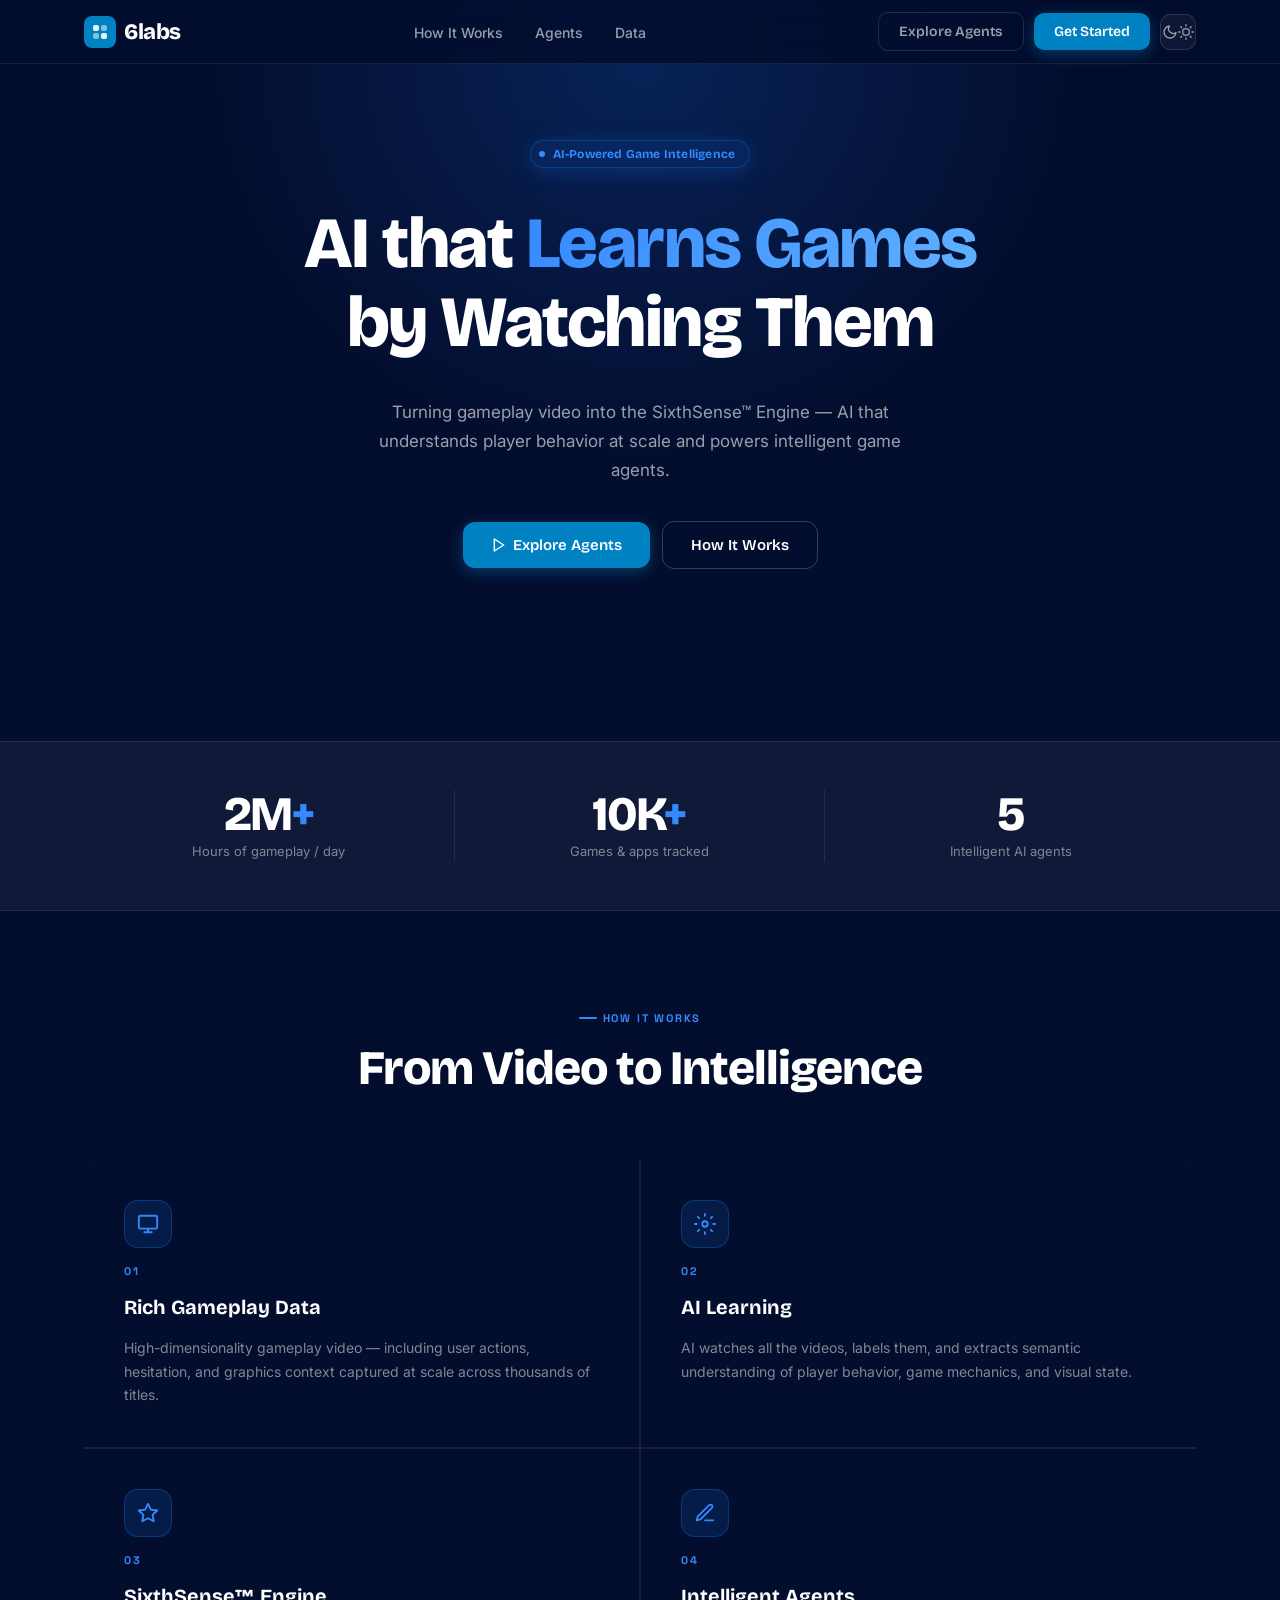
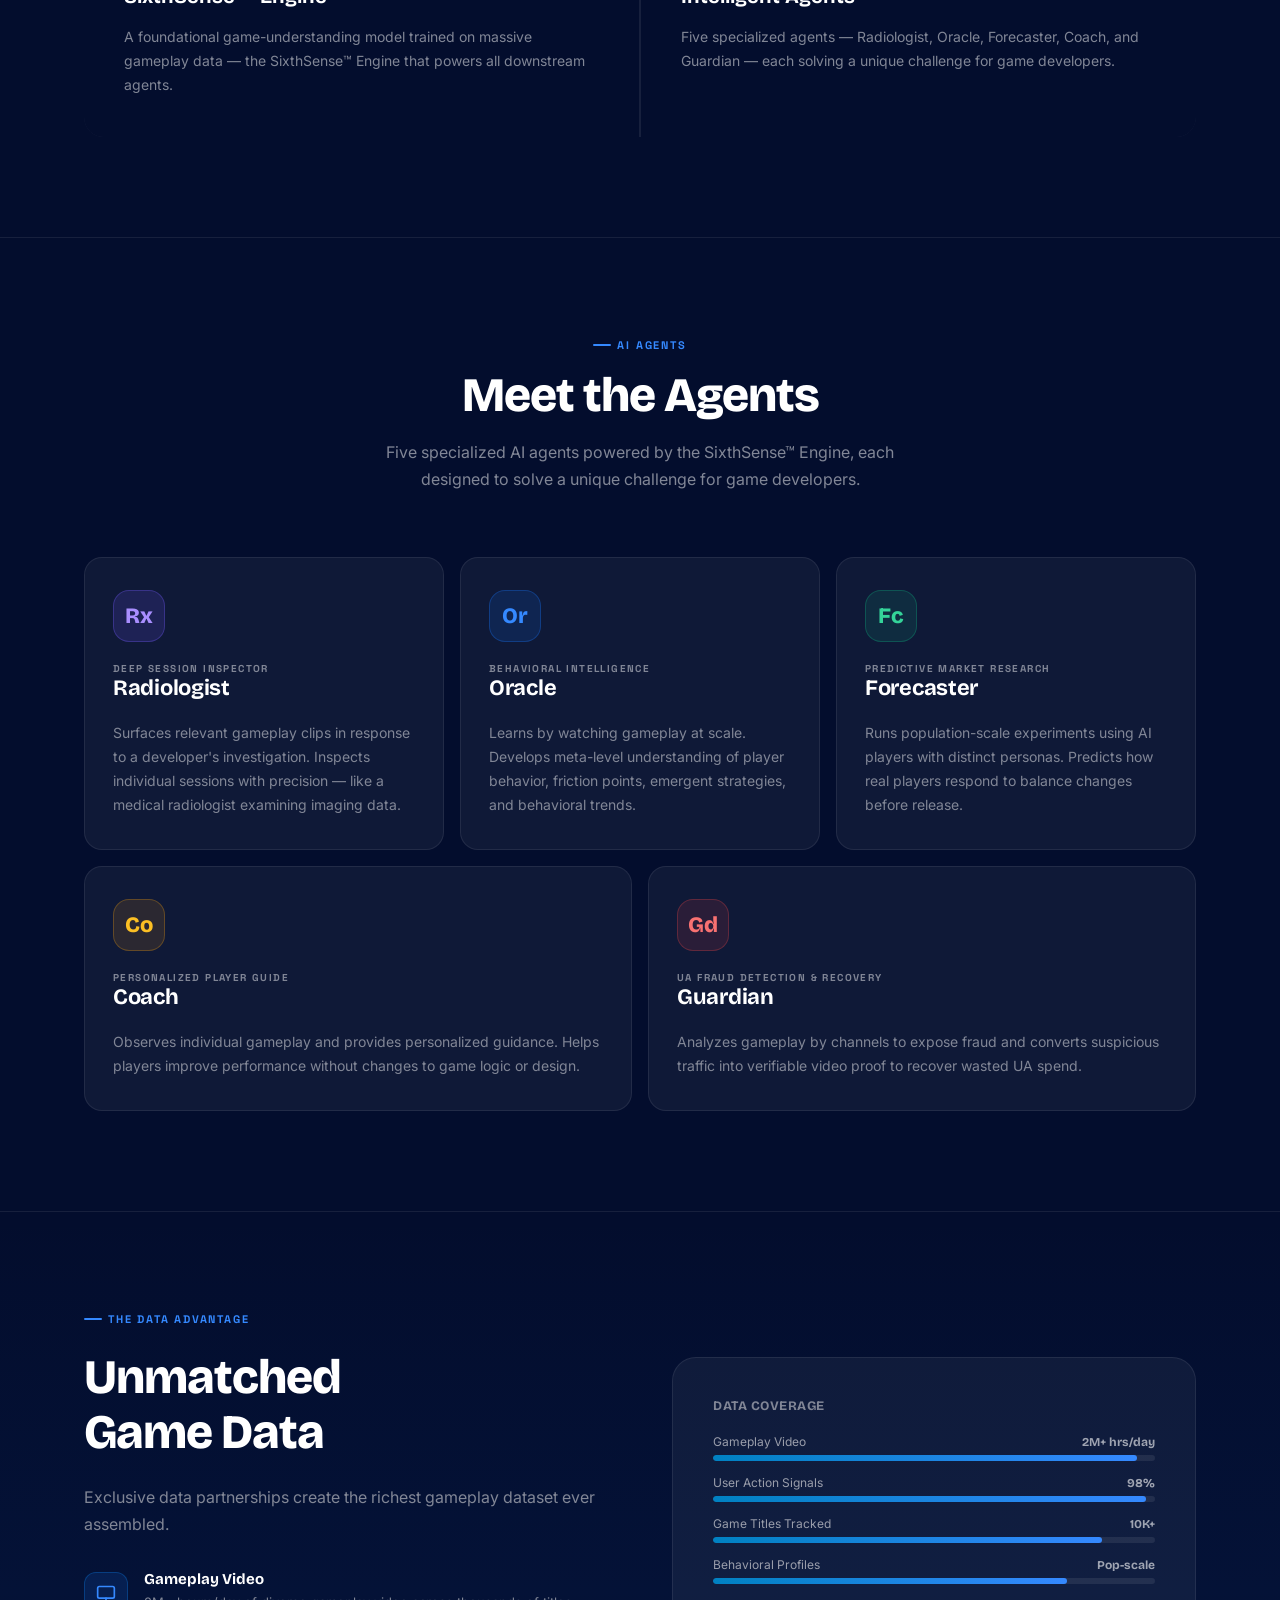
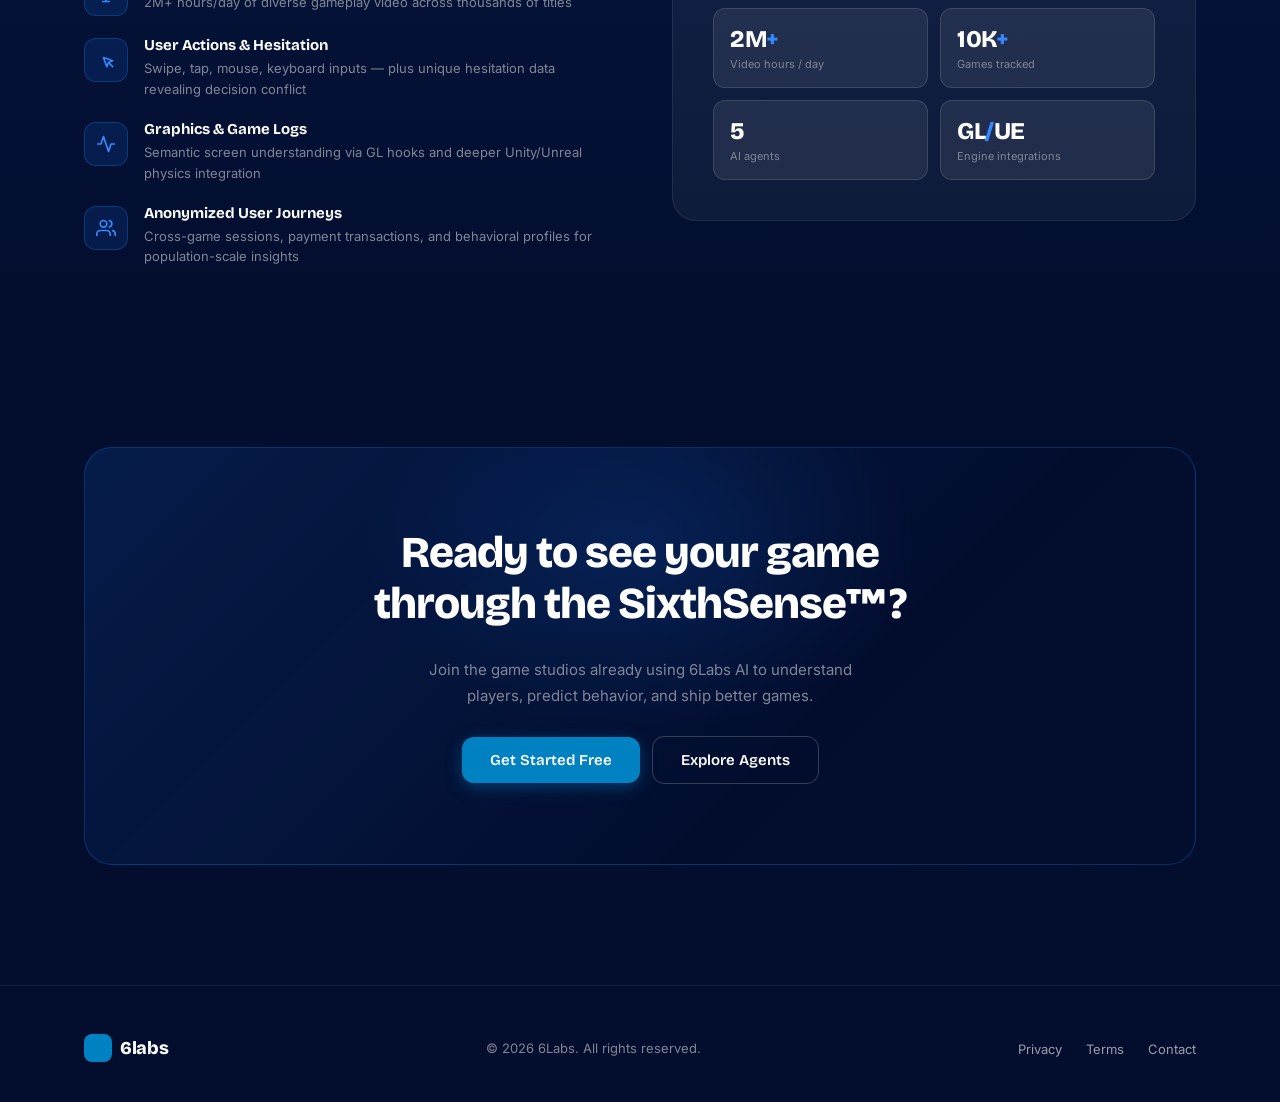
<file: landing.html>
<!DOCTYPE html>
<html lang="en" data-theme="dark">
<head>
  <meta charset="UTF-8" />
  <meta name="viewport" content="width=device-width, initial-scale=1.0" />
  <title>6Labs — AI-Powered Game Intelligence</title>
  <link rel="preconnect" href="https://fonts.googleapis.com" />
  <link rel="preconnect" href="https://fonts.gstatic.com" crossorigin />
  <link href="https://fonts.googleapis.com/css2?family=Bricolage+Grotesque:opsz,wght@12..96,400;12..96,600;12..96,700;12..96,800&family=Inter:wght@400;500;600&family=Space+Grotesk:wght@700&display=swap" rel="stylesheet" />

  <style>
    /* ─── DESIGN TOKENS (fixed palette) ──────────────────────────────────── */
    :root {
      --base-50:        #e6e7ea;
      --base-100:       #cdcfd5;
      --base-300:       #9a9eab;
      --base-400:       #818696;
      --base-500:       #686e81;
      --base-600:       #4f566c;
      --base-700:       #353d57;
      --base-800:       #1c2542;
      --base-900:       #030d2d;
      --white:          #ffffff;
      --accent:         #1770ef;
      --accent-light:   #3589ff;
      --accent-tint:    rgba(23,112,239,.14);
      --accent-tint-bd: rgba(10,133,237,.3);
      --accent-glow:    rgba(23,112,239,.25);
      --btn-bg:         #0081c2;
      --btn-hover:      #0091d8;
      --f-display:      'Bricolage Grotesque', sans-serif;
      --f-body:         'Inter', sans-serif;
      --f-label:        'Space Grotesk', sans-serif;

      /* ── Semantic theme tokens (dark defaults) ── */
      --page-bg:        #030d2d;
      --page-fg:        #ffffff;
      --nav-bg:         rgba(3,13,45,.82);
      --nav-border:     rgba(255,255,255,.08);
      --nav-link:       #9a9eab;
      --nav-link-hover-fg: #ffffff;
      --nav-link-hover-bg: rgba(255,255,255,.08);
      --s1:             rgba(255,255,255,.05);
      --s2:             rgba(255,255,255,.08);
      --s3:             rgba(255,255,255,.12);
      --s4:             rgba(255,255,255,.20);
      --s5:             rgba(255,255,255,.60);
      --card-bg:        #030d2d;
      --card-hover:     #050f35;
      --text-h:         #ffffff;
      --text-b:         #9a9eab;
      --text-m:         #818696;
      --bar-track:      rgba(255,255,255,.08);
      --bar-val:        rgba(255,255,255,.60);
      --hero-glow:      rgba(23,112,239,.22);
      --cta-grad:       rgba(23,112,239,.15);
    }

    /* ─── LIGHT THEME OVERRIDES ───────────────────────────────────────────── */
    [data-theme="light"] {
      --page-bg:        #f4f6fb;
      --page-fg:        #030d2d;
      --nav-bg:         rgba(244,246,251,.92);
      --nav-border:     rgba(3,13,45,.09);
      --nav-link:       #686e81;
      --nav-link-hover-fg: #030d2d;
      --nav-link-hover-bg: rgba(3,13,45,.06);
      --s1:             #ffffff;
      --s2:             rgba(3,13,45,.06);
      --s3:             #e6e7ea;
      --s4:             #cdcfd5;
      --s5:             #353d57;
      --card-bg:        #ffffff;
      --card-hover:     #eef2ff;
      --text-h:         #030d2d;
      --text-b:         #686e81;
      --text-m:         #818696;
      --bar-track:      rgba(3,13,45,.08);
      --bar-val:        #353d57;
      --hero-glow:      rgba(23,112,239,.14);
      --cta-grad:       rgba(23,112,239,.07);
    }

    /* ─── RESET ───────────────────────────────────────────────────────────── */
    *, *::before, *::after { box-sizing: border-box; margin: 0; padding: 0; }
    html { scroll-behavior: smooth; }

    /* Global theme transition */
    body, .nav, .step-card, .agent-card, .data-visual, .data-metric,
    .stats-strip, .theme-toggle, .footer, .divider, .btn-ghost, .btn-outline {
      transition: background-color .3s ease, border-color .3s ease, color .3s ease;
    }

    body {
      font-family: var(--f-body);
      background: var(--page-bg);
      color: var(--page-fg);
      overflow-x: hidden;
      -webkit-font-smoothing: antialiased;
    }

    /* ─── UTILITIES ───────────────────────────────────────────────────────── */
    .container { max-width: 1160px; margin: 0 auto; padding: 0 24px; }

    .section-eyebrow {
      display: inline-flex;
      align-items: center;
      gap: 6px;
      font-family: var(--f-label);
      font-size: 11px;
      font-weight: 700;
      letter-spacing: 1.8px;
      text-transform: uppercase;
      color: var(--accent-light);
    }
    .section-eyebrow::before {
      content: '';
      display: block;
      width: 18px; height: 2px;
      background: var(--accent-light);
      border-radius: 2px;
    }

    /* ─── NAV ─────────────────────────────────────────────────────────────── */
    .nav {
      position: fixed;
      top: 0; left: 0; right: 0;
      z-index: 100;
      height: 64px;
      display: flex;
      align-items: center;
      background: var(--nav-bg);
      backdrop-filter: blur(18px);
      -webkit-backdrop-filter: blur(18px);
      border-bottom: 1px solid var(--nav-border);
    }

    .nav-inner {
      display: flex;
      align-items: center;
      justify-content: space-between;
      width: 100%;
      max-width: 1160px;
      margin: 0 auto;
      padding: 0 24px;
    }

    .nav-logo {
      display: flex;
      align-items: center;
      gap: 8px;
      text-decoration: none;
    }
    .nav-logo-mark {
      width: 32px; height: 32px;
      border-radius: 8px;
      background: var(--btn-bg);
      display: flex; align-items: center; justify-content: center;
    }
    .nav-logo-mark svg { display: block; }
    .nav-logo-text {
      font-family: var(--f-display);
      font-size: 22px; font-weight: 800;
      color: var(--text-h);
      letter-spacing: -.4px; line-height: 1;
    }

    .nav-links {
      display: flex; align-items: center; gap: 4px;
      list-style: none;
    }
    .nav-links a {
      font-family: var(--f-body);
      font-size: 14px; font-weight: 500;
      color: var(--nav-link);
      text-decoration: none;
      padding: 6px 14px;
      border-radius: 8px;
      transition: color .15s, background .15s;
    }
    .nav-links a:hover {
      color: var(--nav-link-hover-fg);
      background: var(--nav-link-hover-bg);
    }

    .nav-right {
      display: flex; align-items: center; gap: 10px;
    }

    /* ─── THEME TOGGLE ────────────────────────────────────────────────────── */
    .theme-toggle {
      width: 36px; height: 36px;
      border-radius: 10px;
      border: 1px solid var(--s3);
      background: var(--s1);
      color: var(--text-b);
      cursor: pointer;
      display: flex; align-items: center; justify-content: center;
      flex-shrink: 0;
    }
    .theme-toggle:hover {
      background: var(--s2);
      color: var(--text-h);
    }
    .theme-toggle svg { display: block; transition: transform .4s cubic-bezier(.34,1.56,.64,1); }
    .theme-toggle:hover svg { transform: rotate(20deg); }

    /* Icon visibility by theme */
    .icon-moon { display: block; }
    .icon-sun  { display: none; }
    [data-theme="light"] .icon-moon { display: none; }
    [data-theme="light"] .icon-sun  { display: block; }

    /* ─── BUTTONS ─────────────────────────────────────────────────────────── */
    .btn {
      display: inline-flex; align-items: center; gap: 6px;
      font-family: var(--f-display);
      font-size: 14px; font-weight: 600;
      border: none; cursor: pointer;
      border-radius: 10px; padding: 10px 20px;
      text-decoration: none;
      transition: background .2s, transform .15s, box-shadow .2s, color .2s, border-color .2s;
      white-space: nowrap;
    }
    .btn-ghost {
      background: transparent;
      color: var(--s5);
      border: 1px solid var(--s3);
    }
    .btn-ghost:hover {
      background: var(--s2);
      color: var(--text-h);
    }
    .btn-primary {
      background: var(--btn-bg);
      color: var(--white);
      box-shadow: 0 4px 16px rgba(0,129,194,.4);
    }
    .btn-primary:hover {
      background: var(--btn-hover);
      transform: translateY(-1px);
      box-shadow: 0 8px 24px rgba(0,129,194,.5);
    }
    .btn-primary:active { transform: translateY(0); }
    .btn-large { font-size: 15px; padding: 14px 28px; border-radius: 12px; }
    .btn-outline {
      background: transparent;
      color: var(--text-h);
      border: 1px solid var(--s4);
    }
    .btn-outline:hover { background: var(--s2); }

    /* ─── HERO ────────────────────────────────────────────────────────────── */
    .hero {
      padding-top: 140px; padding-bottom: 100px;
      position: relative; overflow: hidden;
    }
    .hero::before {
      content: '';
      position: absolute; top: -120px; left: 50%;
      transform: translateX(-50%);
      width: 900px; height: 600px;
      background: radial-gradient(ellipse at 50% 30%, var(--hero-glow) 0%, transparent 70%);
      pointer-events: none;
      transition: background .3s;
    }
    .hero-inner {
      display: flex; flex-direction: column;
      align-items: center; text-align: center; gap: 36px;
      position: relative;
    }
    .hero-badge {
      display: inline-flex; align-items: center; gap: 8px;
      padding: 6px 14px 6px 8px; border-radius: 50px;
      background: rgba(23,112,239,.1);
      border: 1px solid var(--accent-tint-bd);
      box-shadow: 0 4px 20px 0 var(--accent-glow);
    }
    .hero-badge-dot {
      width: 6px; height: 6px; border-radius: 50%;
      background: var(--accent-light);
      animation: pulse-dot 2s ease-in-out infinite;
    }
    @keyframes pulse-dot {
      0%, 100% { opacity: 1; transform: scale(1); }
      50%       { opacity: .6; transform: scale(.85); }
    }
    .hero-badge-text {
      font-family: var(--f-display); font-size: 12px; font-weight: 700;
      color: var(--accent-light); letter-spacing: .2px;
    }
    .hero-headline {
      font-family: var(--f-display);
      font-size: clamp(42px, 6vw, 72px);
      font-weight: 800; line-height: 1.1;
      letter-spacing: -1.5px; max-width: 820px;
      color: var(--text-h);
    }
    .hero-headline .hl {
      color: transparent;
      background: linear-gradient(120deg, var(--accent-light) 0%, #60b0ff 100%);
      -webkit-background-clip: text; background-clip: text;
    }
    .hero-sub {
      font-family: var(--f-body); font-size: 17px; font-weight: 400;
      color: var(--text-b); line-height: 1.7; max-width: 560px;
    }
    .hero-actions {
      display: flex; align-items: center; gap: 12px;
      flex-wrap: wrap; justify-content: center;
    }

    /* ─── STATS STRIP ─────────────────────────────────────────────────────── */
    .stats-strip {
      margin-top: 72px; padding: 48px 0;
      border-top: 1px solid var(--s2);
      border-bottom: 1px solid var(--s2);
      background: var(--s1);
    }
    .stats-inner {
      display: grid; grid-template-columns: repeat(3,1fr); gap: 0;
    }
    .stat-item {
      display: flex; flex-direction: column; align-items: center; gap: 4px;
      padding: 0 32px;
      border-right: 1px solid var(--s2);
    }
    .stat-item:last-child { border-right: none; }
    .stat-number {
      font-family: var(--f-display); font-size: 48px; font-weight: 800;
      color: var(--text-h); letter-spacing: -1.5px; line-height: 1;
    }
    .stat-number .accent { color: var(--accent-light); }
    .stat-label {
      font-family: var(--f-body); font-size: 13px; color: var(--text-m);
      text-align: center; line-height: 1.5;
    }

    /* ─── SECTIONS ────────────────────────────────────────────────────────── */
    .section { padding: 100px 0; }
    .section-header {
      display: flex; flex-direction: column; align-items: center;
      gap: 16px; text-align: center; margin-bottom: 64px;
    }
    .section-title {
      font-family: var(--f-display); font-size: clamp(32px,4vw,48px);
      font-weight: 800; line-height: 1.15; letter-spacing: -1px;
      color: var(--text-h);
    }
    .section-sub {
      font-family: var(--f-body); font-size: 16px;
      color: var(--text-m); line-height: 1.7; max-width: 520px;
    }

    /* ─── HOW IT WORKS ────────────────────────────────────────────────────── */
    .steps-grid {
      display: grid; grid-template-columns: repeat(2,1fr);
      gap: 2px; background: var(--s2);
      border-radius: 20px; overflow: hidden;
    }
    .step-card {
      background: var(--card-bg);
      padding: 40px; display: flex; flex-direction: column; gap: 16px;
    }
    .step-card:hover { background: var(--card-hover); }
    .step-card:first-child  { border-radius: 18px 0 0 0; }
    .step-card:nth-child(2) { border-radius: 0 18px 0 0; }
    .step-card:nth-child(3) { border-radius: 0 0 0 18px; }
    .step-card:last-child   { border-radius: 0 0 18px 0; }
    .step-num {
      font-family: var(--f-label); font-size: 11px; font-weight: 700;
      letter-spacing: 2px; color: var(--accent-light);
    }
    .step-title {
      font-family: var(--f-display); font-size: 20px; font-weight: 700;
      color: var(--text-h); line-height: 1.3;
    }
    .step-body {
      font-family: var(--f-body); font-size: 14px;
      color: var(--text-m); line-height: 1.7;
    }
    .step-icon {
      width: 48px; height: 48px; border-radius: 14px;
      background: var(--accent-tint); border: 1px solid var(--accent-tint-bd);
      display: flex; align-items: center; justify-content: center;
      color: var(--accent-light);
    }

    /* ─── DIVIDER ─────────────────────────────────────────────────────────── */
    .divider { height: 1px; background: var(--s2); }

    /* ─── AGENTS ──────────────────────────────────────────────────────────── */
    .agents-section { padding: 100px 0; }
    .agents-grid {
      display: grid; grid-template-columns: repeat(3,1fr); gap: 16px;
    }
    .agent-card {
      background: var(--s1); border: 1px solid var(--s2);
      border-radius: 18px; padding: 32px 28px;
      display: flex; flex-direction: column; gap: 20px;
      cursor: default;
    }
    .agent-card:hover {
      background: var(--s2);
      border-color: var(--accent-tint-bd);
      transform: translateY(-3px);
    }
    .agents-bottom-row {
      display: grid; grid-template-columns: 1fr 1fr;
      gap: 16px; margin-top: 16px;
    }
    .agent-avatar {
      width: 52px; height: 52px; border-radius: 16px;
      display: flex; align-items: center; justify-content: center;
      font-family: var(--f-display); font-size: 22px; font-weight: 800; line-height: 1;
    }
    .agent-avatar-radiologist { background: rgba(100,80,220,.18); border: 1px solid rgba(100,80,220,.38); color: #a98eff; }
    .agent-avatar-oracle       { background: rgba(23,112,239,.14); border: 1px solid rgba(23,112,239,.32); color: var(--accent-light); }
    .agent-avatar-forecaster   { background: rgba(16,185,129,.12); border: 1px solid rgba(16,185,129,.28); color: #34d399; }
    .agent-avatar-coach        { background: rgba(245,158,11,.12); border: 1px solid rgba(245,158,11,.28); color: #fbbf24; }
    .agent-avatar-guardian     { background: rgba(239,68,68,.12); border: 1px solid rgba(239,68,68,.28); color: #f87171; }
    .agent-tag {
      font-family: var(--f-label); font-size: 10px; font-weight: 700;
      letter-spacing: 1.4px; text-transform: uppercase; color: var(--text-m);
    }
    .agent-name {
      font-family: var(--f-display); font-size: 22px; font-weight: 700;
      color: var(--text-h); letter-spacing: -.3px; line-height: 1.2;
    }
    .agent-desc {
      font-family: var(--f-body); font-size: 14px;
      color: var(--text-m); line-height: 1.7; flex: 1;
    }

    /* ─── DATA ADVANTAGE ──────────────────────────────────────────────────── */
    .data-section {
      padding: 100px 0;
      background: linear-gradient(180deg, transparent 0%, rgba(23,112,239,.05) 50%, transparent 100%);
    }
    .data-grid {
      display: grid; grid-template-columns: 1fr 1fr;
      gap: 64px; align-items: center;
    }
    .data-left { display: flex; flex-direction: column; gap: 24px; }
    .data-features { display: flex; flex-direction: column; gap: 20px; margin-top: 8px; }
    .data-feature { display: flex; gap: 16px; align-items: flex-start; }
    .data-feature-icon {
      width: 44px; height: 44px; border-radius: 12px;
      background: var(--accent-tint); border: 1px solid var(--accent-tint-bd);
      display: flex; align-items: center; justify-content: center;
      color: var(--accent-light); flex-shrink: 0; margin-top: 2px;
    }
    .data-feature-text { display: flex; flex-direction: column; gap: 4px; }
    .data-feature-title {
      font-family: var(--f-display); font-size: 15px; font-weight: 700;
      color: var(--text-h);
    }
    .data-feature-desc {
      font-family: var(--f-body); font-size: 13px;
      color: var(--text-m); line-height: 1.6;
    }
    .data-visual {
      background: var(--s1); border: 1px solid var(--s2);
      border-radius: 24px; padding: 40px;
      display: flex; flex-direction: column; gap: 20px;
    }
    .data-visual-title {
      font-family: var(--f-display); font-size: 13px; font-weight: 700;
      color: var(--text-m); letter-spacing: .5px;
    }
    .data-bar-group { display: flex; flex-direction: column; gap: 14px; }
    .data-bar-row { display: flex; flex-direction: column; gap: 6px; }
    .data-bar-meta { display: flex; align-items: center; justify-content: space-between; }
    .data-bar-name { font-family: var(--f-body); font-size: 12px; color: var(--text-b); }
    .data-bar-val {
      font-family: var(--f-display); font-size: 12px; font-weight: 700;
      color: var(--bar-val);
    }
    .data-bar-track {
      height: 6px; border-radius: 8px;
      background: var(--bar-track); overflow: hidden;
    }
    .data-bar-fill {
      height: 100%; border-radius: 8px;
      background: linear-gradient(90deg, var(--btn-bg), var(--accent-light));
    }
    .data-metric-row {
      display: grid; grid-template-columns: repeat(2,1fr);
      gap: 12px; margin-top: 4px;
    }
    .data-metric {
      background: var(--s2); border: 1px solid var(--s3);
      border-radius: 12px; padding: 16px;
      display: flex; flex-direction: column; gap: 4px;
    }
    .data-metric-num {
      font-family: var(--f-display); font-size: 24px; font-weight: 800;
      color: var(--text-h); letter-spacing: -.5px;
    }
    .data-metric-label {
      font-family: var(--f-body); font-size: 11px; color: var(--text-m);
    }

    /* ─── CTA BANNER ──────────────────────────────────────────────────────── */
    .cta-section { padding: 80px 0 120px; }
    .cta-box {
      background: linear-gradient(135deg, var(--cta-grad) 0%, transparent 70%);
      border: 1px solid var(--accent-tint-bd);
      border-radius: 28px; padding: 80px 60px;
      display: flex; flex-direction: column;
      align-items: center; text-align: center; gap: 28px;
      position: relative; overflow: hidden;
      transition: background .3s;
    }
    .cta-box::before {
      content: '';
      position: absolute; top: -100px; left: 50%;
      transform: translateX(-50%);
      width: 600px; height: 400px;
      background: radial-gradient(ellipse, rgba(23,112,239,.16) 0%, transparent 65%);
      pointer-events: none;
    }
    .cta-headline {
      font-family: var(--f-display); font-size: clamp(28px,4vw,44px);
      font-weight: 800; line-height: 1.15; letter-spacing: -1px;
      max-width: 600px; position: relative;
      color: var(--text-h);
    }
    .cta-sub {
      font-family: var(--f-body); font-size: 15px;
      color: var(--text-m); line-height: 1.7;
      max-width: 460px; position: relative;
    }
    .cta-actions {
      display: flex; align-items: center; gap: 12px;
      flex-wrap: wrap; justify-content: center; position: relative;
    }

    /* ─── FOOTER ──────────────────────────────────────────────────────────── */
    .footer { border-top: 1px solid var(--s2); padding: 48px 0 40px; }
    .footer-inner {
      display: flex; align-items: center;
      justify-content: space-between; gap: 24px;
    }
    .footer-logo { display: flex; align-items: center; gap: 8px; text-decoration: none; }
    .footer-logo-mark { width: 28px; height: 28px; border-radius: 8px; background: var(--btn-bg); }
    .footer-logo-text {
      font-family: var(--f-display); font-size: 18px; font-weight: 800;
      color: var(--text-h); letter-spacing: -.3px;
    }
    .footer-copy { font-family: var(--f-body); font-size: 13px; color: var(--text-m); }
    .footer-links { display: flex; gap: 24px; list-style: none; }
    .footer-links a {
      font-family: var(--f-body); font-size: 13px;
      color: var(--text-b); text-decoration: none; transition: color .15s;
    }
    .footer-links a:hover { color: var(--text-h); }

    /* ─── RESPONSIVE ──────────────────────────────────────────────────────── */
    @media (max-width: 900px) {
      .nav-links { display: none; }
      .steps-grid { grid-template-columns: 1fr; }
      .step-card:first-child  { border-radius: 18px 18px 0 0; }
      .step-card:nth-child(2) { border-radius: 0; }
      .step-card:nth-child(3) { border-radius: 0; }
      .step-card:last-child   { border-radius: 0 0 18px 18px; }
      .agents-grid { grid-template-columns: 1fr 1fr; }
      .agents-bottom-row { grid-template-columns: 1fr; }
      .data-grid { grid-template-columns: 1fr; }
      .stats-inner { grid-template-columns: 1fr; }
      .stat-item {
        border-right: none;
        border-bottom: 1px solid var(--s2);
        padding: 24px;
      }
      .stat-item:last-child { border-bottom: none; }
    }
    @media (max-width: 600px) {
      .agents-grid { grid-template-columns: 1fr; }
      .hero-headline { font-size: 36px; letter-spacing: -.8px; }
      .cta-box { padding: 48px 24px; }
      .footer-inner { flex-direction: column; align-items: flex-start; }
    }
  </style>
</head>
<body>

  <!-- ═══ NAV ═══════════════════════════════════════════════════════════════ -->
  <nav class="nav">
    <div class="nav-inner">
      <a class="nav-logo" href="#">
        <div class="nav-logo-mark">
          <svg width="18" height="18" viewBox="0 0 18 18" fill="none">
            <rect x="2" y="2" width="6" height="6" rx="2" fill="white" opacity=".9"/>
            <rect x="10" y="2" width="6" height="6" rx="2" fill="white" opacity=".5"/>
            <rect x="2" y="10" width="6" height="6" rx="2" fill="white" opacity=".5"/>
            <rect x="10" y="10" width="6" height="6" rx="2" fill="white" opacity=".9"/>
          </svg>
        </div>
        <span class="nav-logo-text">6labs</span>
      </a>

      <ul class="nav-links">
        <li><a href="#how-it-works">How It Works</a></li>
        <li><a href="#agents">Agents</a></li>
        <li><a href="#data">Data</a></li>
      </ul>

      <div class="nav-right">
        <a href="#agents" class="btn btn-ghost">Explore Agents</a>
        <a href="#cta" class="btn btn-primary">Get Started</a>

        <!-- Theme toggle -->
        <button class="theme-toggle" id="themeToggle" aria-label="Toggle theme">
          <!-- Moon: visible in dark mode -->
          <svg class="icon-moon" width="16" height="16" viewBox="0 0 24 24" fill="none" stroke="currentColor" stroke-width="2" stroke-linecap="round" stroke-linejoin="round">
            <path d="M21 12.79A9 9 0 1111.21 3 7 7 0 0021 12.79z"/>
          </svg>
          <!-- Sun: visible in light mode -->
          <svg class="icon-sun" width="16" height="16" viewBox="0 0 24 24" fill="none" stroke="currentColor" stroke-width="2" stroke-linecap="round" stroke-linejoin="round">
            <circle cx="12" cy="12" r="5"/>
            <line x1="12" y1="1" x2="12" y2="3"/>
            <line x1="12" y1="21" x2="12" y2="23"/>
            <line x1="4.22" y1="4.22" x2="5.64" y2="5.64"/>
            <line x1="18.36" y1="18.36" x2="19.78" y2="19.78"/>
            <line x1="1" y1="12" x2="3" y2="12"/>
            <line x1="21" y1="12" x2="23" y2="12"/>
            <line x1="4.22" y1="19.78" x2="5.64" y2="18.36"/>
            <line x1="18.36" y1="5.64" x2="19.78" y2="4.22"/>
          </svg>
        </button>
      </div>
    </div>
  </nav>

  <!-- ═══ HERO ══════════════════════════════════════════════════════════════ -->
  <section class="hero">
    <div class="container">
      <div class="hero-inner">

        <div class="hero-badge">
          <div class="hero-badge-dot"></div>
          <span class="hero-badge-text">AI-Powered Game Intelligence</span>
        </div>

        <h1 class="hero-headline">
          AI that <span class="hl">Learns Games</span><br>by Watching Them
        </h1>

        <p class="hero-sub">
          Turning gameplay video into the SixthSense™ Engine — AI that understands player behavior at scale and powers intelligent game agents.
        </p>

        <div class="hero-actions">
          <a href="#agents" class="btn btn-primary btn-large">
            <svg width="16" height="16" viewBox="0 0 24 24" fill="none" stroke="currentColor" stroke-width="2.2" stroke-linecap="round" stroke-linejoin="round">
              <polygon points="5 3 19 12 5 21 5 3"/>
            </svg>
            Explore Agents
          </a>
          <a href="#how-it-works" class="btn btn-outline btn-large">How It Works</a>
        </div>

      </div>
    </div>
  </section>

  <!-- ═══ STATS ══════════════════════════════════════════════════════════════ -->
  <div class="stats-strip">
    <div class="container">
      <div class="stats-inner">
        <div class="stat-item">
          <div class="stat-number">2M<span class="accent">+</span></div>
          <div class="stat-label">Hours of gameplay / day</div>
        </div>
        <div class="stat-item">
          <div class="stat-number">10K<span class="accent">+</span></div>
          <div class="stat-label">Games &amp; apps tracked</div>
        </div>
        <div class="stat-item">
          <div class="stat-number">5</div>
          <div class="stat-label">Intelligent AI agents</div>
        </div>
      </div>
    </div>
  </div>

  <!-- ═══ HOW IT WORKS ═══════════════════════════════════════════════════════ -->
  <section class="section" id="how-it-works">
    <div class="container">
      <div class="section-header">
        <span class="section-eyebrow">How It Works</span>
        <h2 class="section-title">From Video to Intelligence</h2>
      </div>

      <div class="steps-grid">
        <div class="step-card">
          <div class="step-icon">
            <svg width="22" height="22" viewBox="0 0 24 24" fill="none" stroke="currentColor" stroke-width="2" stroke-linecap="round" stroke-linejoin="round">
              <rect x="2" y="3" width="20" height="14" rx="2"/>
              <path d="M8 21h8M12 17v4"/>
            </svg>
          </div>
          <div class="step-num">01</div>
          <div class="step-title">Rich Gameplay Data</div>
          <div class="step-body">High-dimensionality gameplay video — including user actions, hesitation, and graphics context captured at scale across thousands of titles.</div>
        </div>

        <div class="step-card">
          <div class="step-icon">
            <svg width="22" height="22" viewBox="0 0 24 24" fill="none" stroke="currentColor" stroke-width="2" stroke-linecap="round" stroke-linejoin="round">
              <circle cx="12" cy="12" r="3"/>
              <path d="M12 1v2M12 21v2M4.22 4.22l1.42 1.42M18.36 18.36l1.42 1.42M1 12h2M21 12h2M4.22 19.78l1.42-1.42M18.36 5.64l1.42-1.42"/>
            </svg>
          </div>
          <div class="step-num">02</div>
          <div class="step-title">AI Learning</div>
          <div class="step-body">AI watches all the videos, labels them, and extracts semantic understanding of player behavior, game mechanics, and visual state.</div>
        </div>

        <div class="step-card">
          <div class="step-icon">
            <svg width="22" height="22" viewBox="0 0 24 24" fill="none" stroke="currentColor" stroke-width="2" stroke-linecap="round" stroke-linejoin="round">
              <polygon points="12 2 15.09 8.26 22 9.27 17 14.14 18.18 21.02 12 17.77 5.82 21.02 7 14.14 2 9.27 8.91 8.26 12 2"/>
            </svg>
          </div>
          <div class="step-num">03</div>
          <div class="step-title">SixthSense™ Engine</div>
          <div class="step-body">A foundational game-understanding model trained on massive gameplay data — the SixthSense™ Engine that powers all downstream agents.</div>
        </div>

        <div class="step-card">
          <div class="step-icon">
            <svg width="22" height="22" viewBox="0 0 24 24" fill="none" stroke="currentColor" stroke-width="2" stroke-linecap="round" stroke-linejoin="round">
              <path d="M12 20h9"/>
              <path d="M16.5 3.5a2.121 2.121 0 013 3L7 19l-4 1 1-4L16.5 3.5z"/>
            </svg>
          </div>
          <div class="step-num">04</div>
          <div class="step-title">Intelligent Agents</div>
          <div class="step-body">Five specialized agents — Radiologist, Oracle, Forecaster, Coach, and Guardian — each solving a unique challenge for game developers.</div>
        </div>
      </div>
    </div>
  </section>

  <div class="divider"></div>

  <!-- ═══ AGENTS ═════════════════════════════════════════════════════════════ -->
  <section class="agents-section" id="agents">
    <div class="container">
      <div class="section-header">
        <span class="section-eyebrow">AI Agents</span>
        <h2 class="section-title">Meet the Agents</h2>
        <p class="section-sub">Five specialized AI agents powered by the SixthSense™ Engine, each designed to solve a unique challenge for game developers.</p>
      </div>

      <div class="agents-grid">
        <div class="agent-card">
          <div class="agent-avatar agent-avatar-radiologist">Rx</div>
          <div>
            <div class="agent-tag">Deep Session Inspector</div>
            <div class="agent-name">Radiologist</div>
          </div>
          <p class="agent-desc">Surfaces relevant gameplay clips in response to a developer's investigation. Inspects individual sessions with precision — like a medical radiologist examining imaging data.</p>
        </div>

        <div class="agent-card">
          <div class="agent-avatar agent-avatar-oracle">Or</div>
          <div>
            <div class="agent-tag">Behavioral Intelligence</div>
            <div class="agent-name">Oracle</div>
          </div>
          <p class="agent-desc">Learns by watching gameplay at scale. Develops meta-level understanding of player behavior, friction points, emergent strategies, and behavioral trends.</p>
        </div>

        <div class="agent-card">
          <div class="agent-avatar agent-avatar-forecaster">Fc</div>
          <div>
            <div class="agent-tag">Predictive Market Research</div>
            <div class="agent-name">Forecaster</div>
          </div>
          <p class="agent-desc">Runs population-scale experiments using AI players with distinct personas. Predicts how real players respond to balance changes before release.</p>
        </div>
      </div>

      <div class="agents-bottom-row">
        <div class="agent-card">
          <div class="agent-avatar agent-avatar-coach">Co</div>
          <div>
            <div class="agent-tag">Personalized Player Guide</div>
            <div class="agent-name">Coach</div>
          </div>
          <p class="agent-desc">Observes individual gameplay and provides personalized guidance. Helps players improve performance without changes to game logic or design.</p>
        </div>

        <div class="agent-card">
          <div class="agent-avatar agent-avatar-guardian">Gd</div>
          <div>
            <div class="agent-tag">UA Fraud Detection &amp; Recovery</div>
            <div class="agent-name">Guardian</div>
          </div>
          <p class="agent-desc">Analyzes gameplay by channels to expose fraud and converts suspicious traffic into verifiable video proof to recover wasted UA spend.</p>
        </div>
      </div>
    </div>
  </section>

  <div class="divider"></div>

  <!-- ═══ DATA ADVANTAGE ═════════════════════════════════════════════════════ -->
  <section class="data-section" id="data">
    <div class="container">
      <div class="data-grid">

        <div class="data-left">
          <span class="section-eyebrow">The Data Advantage</span>
          <h2 class="section-title">Unmatched<br>Game Data</h2>
          <p class="section-sub" style="text-align:left;">Exclusive data partnerships create the richest gameplay dataset ever assembled.</p>

          <div class="data-features">
            <div class="data-feature">
              <div class="data-feature-icon">
                <svg width="20" height="20" viewBox="0 0 24 24" fill="none" stroke="currentColor" stroke-width="2" stroke-linecap="round" stroke-linejoin="round">
                  <rect x="2" y="3" width="20" height="14" rx="2"/>
                  <path d="M8 21h8M12 17v4"/>
                </svg>
              </div>
              <div class="data-feature-text">
                <div class="data-feature-title">Gameplay Video</div>
                <div class="data-feature-desc">2M+ hours/day of diverse gameplay video across thousands of titles</div>
              </div>
            </div>

            <div class="data-feature">
              <div class="data-feature-icon">
                <svg width="20" height="20" viewBox="0 0 24 24" fill="none" stroke="currentColor" stroke-width="2" stroke-linecap="round" stroke-linejoin="round">
                  <path d="M15 15l-2 5L9 9l11 4-5 2zm0 0l5 5"/>
                </svg>
              </div>
              <div class="data-feature-text">
                <div class="data-feature-title">User Actions &amp; Hesitation</div>
                <div class="data-feature-desc">Swipe, tap, mouse, keyboard inputs — plus unique hesitation data revealing decision conflict</div>
              </div>
            </div>

            <div class="data-feature">
              <div class="data-feature-icon">
                <svg width="20" height="20" viewBox="0 0 24 24" fill="none" stroke="currentColor" stroke-width="2" stroke-linecap="round" stroke-linejoin="round">
                  <polyline points="22 12 18 12 15 21 9 3 6 12 2 12"/>
                </svg>
              </div>
              <div class="data-feature-text">
                <div class="data-feature-title">Graphics &amp; Game Logs</div>
                <div class="data-feature-desc">Semantic screen understanding via GL hooks and deeper Unity/Unreal physics integration</div>
              </div>
            </div>

            <div class="data-feature">
              <div class="data-feature-icon">
                <svg width="20" height="20" viewBox="0 0 24 24" fill="none" stroke="currentColor" stroke-width="2" stroke-linecap="round" stroke-linejoin="round">
                  <path d="M17 21v-2a4 4 0 00-4-4H5a4 4 0 00-4 4v2"/>
                  <circle cx="9" cy="7" r="4"/>
                  <path d="M23 21v-2a4 4 0 00-3-3.87M16 3.13a4 4 0 010 7.75"/>
                </svg>
              </div>
              <div class="data-feature-text">
                <div class="data-feature-title">Anonymized User Journeys</div>
                <div class="data-feature-desc">Cross-game sessions, payment transactions, and behavioral profiles for population-scale insights</div>
              </div>
            </div>
          </div>
        </div>

        <div class="data-visual">
          <div class="data-visual-title">DATA COVERAGE</div>

          <div class="data-bar-group">
            <div class="data-bar-row">
              <div class="data-bar-meta">
                <span class="data-bar-name">Gameplay Video</span>
                <span class="data-bar-val">2M+ hrs/day</span>
              </div>
              <div class="data-bar-track"><div class="data-bar-fill" style="width:96%"></div></div>
            </div>
            <div class="data-bar-row">
              <div class="data-bar-meta">
                <span class="data-bar-name">User Action Signals</span>
                <span class="data-bar-val">98%</span>
              </div>
              <div class="data-bar-track"><div class="data-bar-fill" style="width:98%"></div></div>
            </div>
            <div class="data-bar-row">
              <div class="data-bar-meta">
                <span class="data-bar-name">Game Titles Tracked</span>
                <span class="data-bar-val">10K+</span>
              </div>
              <div class="data-bar-track"><div class="data-bar-fill" style="width:88%"></div></div>
            </div>
            <div class="data-bar-row">
              <div class="data-bar-meta">
                <span class="data-bar-name">Behavioral Profiles</span>
                <span class="data-bar-val">Pop-scale</span>
              </div>
              <div class="data-bar-track"><div class="data-bar-fill" style="width:80%"></div></div>
            </div>
          </div>

          <div class="data-metric-row">
            <div class="data-metric">
              <div class="data-metric-num">2M<span style="color:var(--accent-light)">+</span></div>
              <div class="data-metric-label">Video hours / day</div>
            </div>
            <div class="data-metric">
              <div class="data-metric-num">10K<span style="color:var(--accent-light)">+</span></div>
              <div class="data-metric-label">Games tracked</div>
            </div>
            <div class="data-metric">
              <div class="data-metric-num">5</div>
              <div class="data-metric-label">AI agents</div>
            </div>
            <div class="data-metric">
              <div class="data-metric-num">GL<span style="color:var(--accent-light)">/</span>UE</div>
              <div class="data-metric-label">Engine integrations</div>
            </div>
          </div>
        </div>

      </div>
    </div>
  </section>

  <!-- ═══ CTA ════════════════════════════════════════════════════════════════ -->
  <section class="cta-section" id="cta">
    <div class="container">
      <div class="cta-box">
        <h2 class="cta-headline">Ready to see your game through the SixthSense™?</h2>
        <p class="cta-sub">Join the game studios already using 6Labs AI to understand players, predict behavior, and ship better games.</p>
        <div class="cta-actions">
          <a href="#" class="btn btn-primary btn-large">Get Started Free</a>
          <a href="#agents" class="btn btn-outline btn-large">Explore Agents</a>
        </div>
      </div>
    </div>
  </section>

  <!-- ═══ FOOTER ════════════════════════════════════════════════════════════ -->
  <footer class="footer">
    <div class="container">
      <div class="footer-inner">
        <a class="footer-logo" href="#">
          <div class="footer-logo-mark"></div>
          <span class="footer-logo-text">6labs</span>
        </a>
        <p class="footer-copy">&copy; 2026 6Labs. All rights reserved.</p>
        <ul class="footer-links">
          <li><a href="#">Privacy</a></li>
          <li><a href="#">Terms</a></li>
          <li><a href="#">Contact</a></li>
        </ul>
      </div>
    </div>
  </footer>

  <script>
    const toggle = document.getElementById('themeToggle');
    const root   = document.documentElement;

    // Restore saved preference
    const saved = localStorage.getItem('6labs-theme');
    if (saved) root.setAttribute('data-theme', saved);

    toggle.addEventListener('click', () => {
      const current = root.getAttribute('data-theme');
      const next = current === 'light' ? 'dark' : 'light';
      root.setAttribute('data-theme', next);
      localStorage.setItem('6labs-theme', next);
    });
  </script>
</body>
</html>
</file>
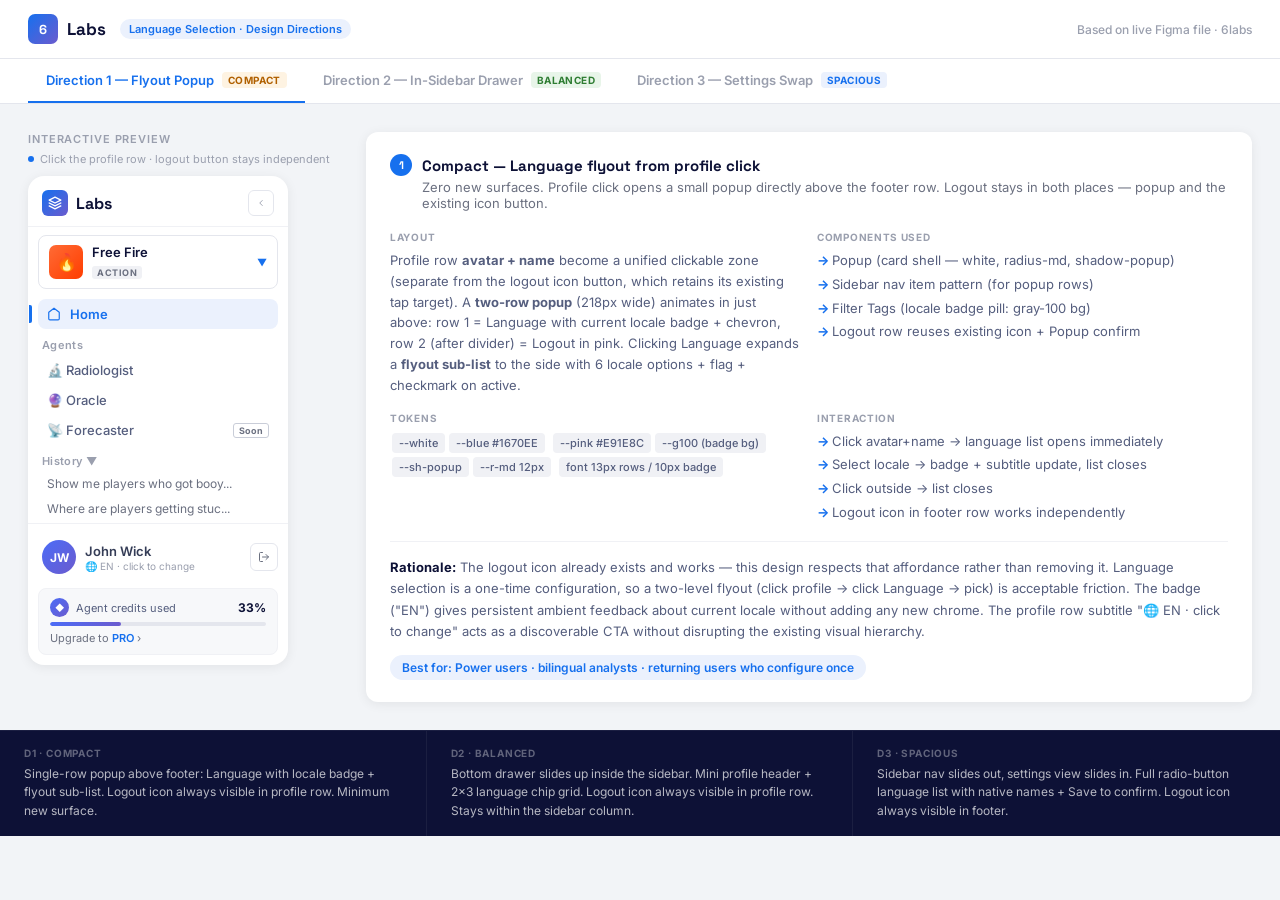
<file: language-select-directions.html>
<!DOCTYPE html>
<html lang="en">
<head>
<meta charset="UTF-8">
<meta name="viewport" content="width=device-width, initial-scale=1.0">
<title>6labs — Language Selection · 3 Design Directions</title>
<link href="https://fonts.googleapis.com/css2?family=Inter:wght@400;500;600;700&family=Space+Grotesk:wght@500;600;700&display=swap" rel="stylesheet">
<style>
/* ─── Tokens (exact 6labs) ──────────────────────────────────────────────── */
:root {
  --white:        #ffffff;
  --body-bg:      #F2F4F7;
  --blue:         #1670EE;
  --blue-lt:      #EBF1FD;
  --blue-hover:   #1257C4;
  --pink:         #1670EE; /* brand = blue */
  --pink-lt:      #EBF1FD;
  --g50:          #F7F8FA;
  --g100:         #F0F1F5;
  --g200:         #E4E6ED;
  --g300:         #C9CDD8;
  --g400:         #9A9FAE;
  --g500:         #6B7080;
  --g600:         #555E7E;
  --g700:         #353D57;
  --g900:         #0D1136;
  --grad-a:       #4B6CF7;
  --grad-b:       #6B5BCE;
  --r-sm:         8px;
  --r-md:         12px;
  --r-lg:         16px;
  --sh-card:      0 2px 12px rgba(0,0,0,.07);
  --sh-popup:     0 8px 32px rgba(0,0,0,.13), 0 2px 8px rgba(0,0,0,.06);
  --font:         'Inter', sans-serif;
  --font-label:   'Space Grotesk', sans-serif;
  --sb-w:         260px;
}

*, *::before, *::after { box-sizing: border-box; margin: 0; padding: 0; }
body { font-family: var(--font); background: var(--body-bg); color: var(--g900); min-height: 100vh; }

/* ─── Page chrome ─────────────────────────────────────────────────────── */
.chrome-bar {
  background: var(--white);
  border-bottom: 1px solid var(--g200);
  padding: 14px 28px;
  display: flex;
  align-items: center;
  gap: 14px;
}
.chrome-logo {
  display: flex; align-items: center; gap: 9px;
  font-family: var(--font-label); font-weight: 700; font-size: 17px; color: var(--g900);
}
.chrome-mark {
  width: 30px; height: 30px; border-radius: 7px;
  background: linear-gradient(135deg, var(--blue) 0%, var(--grad-b) 100%);
  display: flex; align-items: center; justify-content: center;
  color: white; font-weight: 800; font-size: 13px;
}
.chrome-pill {
  background: var(--blue-lt); color: var(--blue);
  font-size: 11px; font-weight: 600; padding: 3px 9px; border-radius: 100px;
}
.chrome-right { margin-left: auto; font-size: 12px; color: var(--g400); font-weight: 500; }

/* Tabs */
.tabs-row {
  background: var(--white); border-bottom: 1px solid var(--g200);
  display: flex; padding: 0 28px;
}
.tab {
  padding: 13px 18px; font-size: 13px; font-weight: 600; color: var(--g400);
  cursor: pointer; border-bottom: 2px solid transparent;
  display: flex; align-items: center; gap: 8px; user-select: none;
  transition: color .15s;
}
.tab:hover { color: var(--g700); }
.tab.on { color: var(--blue); border-bottom-color: var(--blue); }
.dtag {
  font-size: 10px; font-weight: 700; padding: 2px 6px; border-radius: 4px;
  text-transform: uppercase; letter-spacing: .04em;
}
.tab:nth-child(1) .dtag { background: #FEF3E2; color: #B06000; }
.tab:nth-child(2) .dtag { background: #E8F5E9; color: #2E7D32; }
.tab:nth-child(3) .dtag { background: var(--blue-lt); color: var(--blue); }

/* ─── Panels ─────────────────────────────────────────────────────────── */
.panel { display: none; padding: 28px; gap: 36px; align-items: flex-start; }
.panel.on { display: flex; }

/* ─── Left: sidebar preview ──────────────────────────────────────────── */
/* Needs z-index so absolute overlays render above the sibling spec panel */
.preview-wrap { flex-shrink: 0; position: relative; z-index: 10; }
.preview-label {
  font-size: 11px; font-weight: 600; text-transform: uppercase;
  letter-spacing: .08em; color: var(--g400); margin-bottom: 6px;
}
.hint-row {
  display: flex; align-items: center; gap: 6px;
  font-size: 11px; color: var(--g400); margin-bottom: 10px;
}
.hint-dot {
  width: 6px; height: 6px; border-radius: 50%;
  background: var(--blue); animation: blink 1.3s ease-in-out infinite;
}
@keyframes blink { 0%,100%{opacity:1} 50%{opacity:.15} }

/* Sidebar shell */
.sb {
  width: var(--sb-w); background: var(--white);
  border-radius: var(--r-lg); box-shadow: var(--sh-card);
  display: flex; flex-direction: column;
  position: relative; /* anchor for all absolute overlays */
  /* no overflow:hidden — overlays must escape */
}

/* Header */
.sbh {
  padding: 14px 14px 10px;
  border-bottom: 1px solid var(--g100);
  display: flex; align-items: center; justify-content: space-between;
  border-radius: var(--r-lg) var(--r-lg) 0 0;
  overflow: hidden;
}
.sbh-logo {
  display: flex; align-items: center; gap: 8px;
  font-family: var(--font-label); font-weight: 700; font-size: 16px; color: var(--g900);
}
.sbh-mark {
  width: 26px; height: 26px; border-radius: 6px;
  background: linear-gradient(135deg, var(--blue), var(--grad-b));
  display: flex; align-items: center; justify-content: center;
}
.sbh-collapse {
  width: 26px; height: 26px; border: 1px solid var(--g200); border-radius: 6px;
  display: flex; align-items: center; justify-content: center; color: var(--g400);
}

/* App pill */
.sb-app {
  margin: 8px 10px; padding: 8px 10px;
  border: 1px solid var(--g200); border-radius: var(--r-sm);
  display: flex; align-items: center; gap: 9px; cursor: pointer;
}
.sb-app-thumb {
  width: 34px; height: 34px; border-radius: 7px;
  background: linear-gradient(135deg,#FF6B35,#FF3D00);
  display: flex; align-items: center; justify-content: center;
  font-size: 17px; flex-shrink: 0;
}
.sb-app-name { font-weight: 600; font-size: 13px; color: var(--g900); }
.sb-app-tag {
  font-size: 9px; font-weight: 700; letter-spacing: .06em;
  text-transform: uppercase; background: var(--g100); color: var(--g500);
  padding: 1px 5px; border-radius: 3px; display: inline-block; margin-top: 2px;
}
.sb-app-caret { color: var(--blue); font-size: 10px; margin-left: auto; }

/* Nav area */
.sb-nav { flex: 1; padding: 2px 10px; }
.sb-sec {
  font-size: 11px; font-weight: 600; color: var(--g400);
  padding: 9px 4px 3px; letter-spacing: .03em;
}
.sb-item {
  display: flex; align-items: center; gap: 9px;
  padding: 7px 9px; border-radius: var(--r-sm);
  font-size: 13px; font-weight: 500; color: var(--g600);
  cursor: pointer; transition: background .1s; position: relative;
}
.sb-item:hover { background: var(--g50); }
.sb-item.active {
  background: var(--blue-lt); color: var(--blue); font-weight: 600;
}
.sb-item.active::before {
  content:''; position: absolute; left:0; top:6px; bottom:6px;
  width:3px; background: var(--blue); border-radius: 0 2px 2px 0; margin-left:-9px;
}
.sb-badge {
  margin-left: auto; font-size: 9px; font-weight: 700;
  border: 1px solid var(--g300); color: var(--g500);
  padding: 1px 5px; border-radius: 3px;
}
.sb-hist {
  padding: 5px 9px; font-size: 12px; color: var(--g500);
  white-space: nowrap; overflow: hidden; text-overflow: ellipsis;
  cursor: pointer; border-radius: var(--r-sm);
}
.sb-hist:hover { background: var(--g50); }

/* Footer */
.sb-foot {
  border-top: 1px solid var(--g100);
  padding: 10px 10px 0;
  border-radius: 0 0 var(--r-lg) var(--r-lg);
  /* NO overflow:hidden — popups must escape this container */
  position: relative;
}
/* Profile row: avatar+name (clickable) + logout icon, all inline */
.sb-prof-row {
  display: flex; align-items: center; gap: 6px;
  margin-bottom: 2px;
}
.sb-prof {
  display: flex; align-items: center; gap: 9px;
  padding: 6px 4px; border-radius: var(--r-sm);
  cursor: pointer; transition: background .1s; flex: 1;
}
.sb-prof:hover { background: var(--g50); }
.sb-prof.open { background: var(--blue-lt); }
.sb-avatar {
  width: 34px; height: 34px; border-radius: 50%;
  background: linear-gradient(135deg, var(--grad-a), var(--grad-b));
  display: flex; align-items: center; justify-content: center;
  font-weight: 700; font-size: 12px; color: white; flex-shrink: 0;
}
.sb-prof-name { font-size: 13px; font-weight: 600; color: var(--g700); flex: 1; }
.sb-prof-sub { font-size: 10px; color: var(--g400); margin-top: 1px; }
/* Logout icon btn — existing, stays always */
.sb-logout {
  width: 28px; height: 28px; border: 1px solid var(--g200); border-radius: 6px;
  display: flex; align-items: center; justify-content: center;
  color: var(--g500); flex-shrink: 0; cursor: pointer;
  transition: background .1s, color .1s;
}
.sb-logout:hover { background: var(--pink-lt); color: var(--pink); border-color: var(--pink); }

.sb-credits {
  margin: 8px 0 10px; padding: 9px 11px;
  background: var(--g50); border: 1px solid var(--g100); border-radius: var(--r-sm);
}
.sb-cr-row { display: flex; align-items: center; gap: 7px; margin-bottom: 5px; }
.sb-cr-icon {
  width: 19px; height: 19px; border-radius: 50%;
  background: linear-gradient(135deg, var(--grad-a), var(--grad-b));
  display: flex; align-items: center; justify-content: center;
  color: white; font-size: 9px; flex-shrink: 0;
}
.sb-cr-label { font-size: 11px; color: var(--g600); flex: 1; }
.sb-cr-pct { font-size: 12px; font-weight: 700; color: var(--g900); }
.sb-prog {
  width: 100%; height: 4px; background: var(--g200);
  border-radius: 100px; overflow: hidden; margin-bottom: 5px;
}
.sb-prog-bar {
  height: 100%; width: 33%;
  background: linear-gradient(90deg, var(--grad-a), var(--grad-b));
  border-radius: 100px;
}
.sb-upgrade { font-size: 11px; color: var(--g500); }
.sb-upgrade strong { color: var(--blue); font-weight: 600; }

/* ─── Logout confirmation popup (shared, Popup component) ────────────── */
.logout-modal {
  position: fixed; inset: 0; z-index: 100;
  background: rgba(13,17,54,.4); backdrop-filter: blur(4px);
  display: flex; align-items: center; justify-content: center;
  opacity: 0; pointer-events: none; transition: opacity .2s;
}
.logout-modal.on { opacity: 1; pointer-events: all; }
.logout-card {
  background: var(--white); border-radius: var(--r-lg);
  padding: 28px 24px; width: 300px;
  box-shadow: var(--sh-popup); text-align: center;
}
.logout-card h3 { font-size: 16px; font-weight: 700; margin-bottom: 8px; }
.logout-card p { font-size: 13px; color: var(--g500); margin-bottom: 22px; line-height: 1.5; }
.lm-btns { display: flex; gap: 10px; }
.btn-ghost {
  flex: 1; padding: 10px; border: 1px solid var(--g200); border-radius: var(--r-sm);
  font-size: 13px; font-weight: 600; color: var(--g600); cursor: pointer; background: none;
}
.btn-ghost:hover { background: var(--g50); }
.btn-danger {
  flex: 1; padding: 10px; background: var(--blue); border: none;
  border-radius: var(--r-sm); font-size: 13px; font-weight: 600;
  color: white; cursor: pointer;
}
.btn-danger:hover { background: var(--blue-hover); }

/* ─── RIGHT: spec card ────────────────────────────────────────────────── */
.spec { flex: 1; min-width: 0; display: flex; flex-direction: column; gap: 0; }
.spec-card {
  background: var(--white); border-radius: var(--r-md);
  padding: 22px 24px; box-shadow: var(--sh-card);
}
.spec-card h2 {
  font-family: var(--font-label); font-size: 15px; font-weight: 700;
  color: var(--g900); margin-bottom: 3px; display: flex; align-items: center; gap: 10px;
}
.spec-num {
  width: 22px; height: 22px; border-radius: 50%; background: var(--blue);
  color: white; font-size: 11px; font-weight: 700;
  display: flex; align-items: center; justify-content: center; flex-shrink: 0;
}
.spec-sub { font-size: 13px; color: var(--g500); margin-bottom: 20px; padding-left: 32px; }
.spec-grid { display: grid; grid-template-columns: 1fr 1fr; gap: 16px; }
.sg h4 {
  font-size: 10px; font-weight: 700; text-transform: uppercase;
  letter-spacing: .07em; color: var(--g400); margin-bottom: 7px;
}
.sg p, .sg li { font-size: 13px; color: var(--g600); line-height: 1.6; }
.sg ul { list-style: none; display: flex; flex-direction: column; gap: 3px; }
.sg li::before { content: '→ '; color: var(--blue); font-weight: 700; }
.tok {
  display: inline-flex; align-items: center; font-size: 11px; font-weight: 500;
  background: var(--g100); color: var(--g600); padding: 3px 7px;
  border-radius: 4px; margin: 2px;
}
.rationale {
  margin-top: 18px; padding-top: 15px; border-top: 1px solid var(--g100);
  font-size: 13px; color: var(--g600); line-height: 1.65;
}
.rationale strong { color: var(--g900); }
.user-pill {
  display: inline-flex; align-items: center; gap: 6px;
  background: var(--blue-lt); color: var(--blue);
  font-size: 12px; font-weight: 600; padding: 5px 12px;
  border-radius: 100px; margin-top: 12px;
}

/* ─── BOTTOM summary ─────────────────────────────────────────────────── */
.summary {
  background: var(--g900); color: white;
  display: grid; grid-template-columns: 1fr 1fr 1fr;
  border-top: 1px solid rgba(255,255,255,.06);
}
.sum-col { padding: 16px 24px; border-right: 1px solid rgba(255,255,255,.06); }
.sum-col:last-child { border-right: none; }
.sum-col h3 {
  font-size: 10px; font-weight: 700; text-transform: uppercase;
  letter-spacing: .08em; color: rgba(255,255,255,.35); margin-bottom: 6px;
}
.sum-col p { font-size: 12px; color: rgba(255,255,255,.7); line-height: 1.55; }

/* ══════════════════════════════════════════
   DIRECTION 1 — language list above footer
   ══════════════════════════════════════════ */
/* language list — opens directly above footer on profile click */
.d1-sub {
  position: absolute;
  bottom: calc(100% + 4px);
  left: 0;
  width: 200px;
  background: var(--white); border-radius: var(--r-md);
  box-shadow: var(--sh-popup); overflow: hidden;
  display: none; z-index: 51;
}
.d1-sub.on { display: block; animation: popIn .13s ease-out; }
.d1-sub-hdr {
  padding: 8px 12px; font-size: 10px; font-weight: 700;
  text-transform: uppercase; letter-spacing: .07em; color: var(--g400);
  border-bottom: 1px solid var(--g100);
}
.d1-lang {
  display: flex; align-items: center; gap: 9px; padding: 8px 12px;
  font-size: 13px; font-weight: 500; color: var(--g700);
  cursor: pointer; transition: background .1s;
}
.d1-lang:hover { background: var(--g50); }
.d1-lang.on { background: var(--blue-lt); color: var(--blue); font-weight: 600; }
.d1-lang .chk { margin-left: auto; color: var(--blue); font-size: 12px; }

/* ══════════════════════════════════════════
   DIRECTION 2 — in-sidebar bottom drawer
   ══════════════════════════════════════════ */
/* D2 drawer is absolute on .sb (the sidebar shell), covering from bottom up */
.d2-drawer {
  position: absolute; bottom: 0; left: 0; right: 0;
  background: var(--white); border-radius: var(--r-lg);
  box-shadow: 0 -8px 32px rgba(0,0,0,.12);
  overflow: hidden; display: none; z-index: 50;
  transform-origin: bottom center;
}
.d2-drawer.on { display: block; animation: slideUp .18s ease-out; }
@keyframes slideUp { from{opacity:0;transform:translateY(12px)} to{opacity:1;transform:none} }

.d2-prof-mini {
  display: flex; align-items: center; gap: 9px; padding: 12px 12px 10px;
  border-bottom: 1px solid var(--g100);
}
.d2-mini-av {
  width: 30px; height: 30px; border-radius: 50%;
  background: linear-gradient(135deg, var(--grad-a), var(--grad-b));
  display: flex; align-items: center; justify-content: center;
  font-weight: 700; font-size: 10px; color: white; flex-shrink: 0;
}
.d2-mini-name { font-size: 13px; font-weight: 700; color: var(--g900); }
.d2-mini-sub { font-size: 10px; color: var(--g400); }
.d2-close-btn {
  margin-left: auto; width: 22px; height: 22px;
  display: flex; align-items: center; justify-content: center;
  border-radius: 5px; cursor: pointer; color: var(--g400); font-size: 14px;
}
.d2-close-btn:hover { background: var(--g100); color: var(--g700); }

.d2-sec-lbl {
  font-size: 10px; font-weight: 700; text-transform: uppercase;
  letter-spacing: .07em; color: var(--g400);
  padding: 8px 12px 6px; background: var(--g50);
  border-bottom: 1px solid var(--g100);
  display: flex; align-items: center; gap: 6px;
}

.d2-chip-grid {
  display: grid; grid-template-columns: 1fr 1fr; gap: 6px; padding: 10px 10px;
}
.d2-chip {
  display: flex; align-items: center; gap: 6px; padding: 7px 8px;
  border: 1.5px solid var(--g200); border-radius: var(--r-sm);
  font-size: 12px; font-weight: 500; color: var(--g600);
  cursor: pointer; transition: all .12s;
}
.d2-chip:hover { border-color: var(--blue); color: var(--blue); background: var(--blue-lt); }
.d2-chip.on {
  border-color: var(--blue); background: var(--blue-lt);
  color: var(--blue); font-weight: 600;
}
.d2-chip .ck { margin-left: auto; font-size: 11px; color: var(--blue); }

.d2-foot {
  padding: 4px 10px 12px;
}
.d2-logout-btn {
  display: flex; align-items: center; justify-content: center; gap: 8px;
  padding: 9px 12px; border: 1.5px solid var(--pink-lt); border-radius: var(--r-sm);
  font-size: 13px; font-weight: 600; color: var(--pink);
  cursor: pointer; background: var(--pink-lt); transition: background .1s;
}
.d2-logout-btn:hover { background: #f9c0dd; }

/* ══════════════════════════════════════════
   DIRECTION 3 — sidebar content swap
   Use a simple clip container with overflow:hidden.
   Both children stack in normal flow; hiding one
   by translating it out lets flex give proper height.
   ══════════════════════════════════════════ */
.sb-body {
  flex: 1; position: relative; overflow: hidden;
  /* fixed height so absolute children have a reference */
  min-height: 290px;
  display: grid; /* both children occupy same cell */
  grid-template-rows: 1fr;
  grid-template-columns: 1fr;
}
.sb-nav-default, .sb-settings-view {
  grid-area: 1 / 1; /* same cell */
  overflow-y: auto;
  transition: transform .22s cubic-bezier(.4,0,.2,1), opacity .2s;
}
.sb-nav-default { transform: translateX(0); opacity: 1; }
.sb-nav-default.hidden { transform: translateX(-100%); opacity: 0; pointer-events: none; }
.sb-settings-view { transform: translateX(100%); opacity: 0; pointer-events: none; }
.sb-settings-view.on { transform: translateX(0); opacity: 1; pointer-events: all; }

.sv-header {
  display: flex; align-items: center; justify-content: space-between;
  padding: 10px 10px 6px; border-bottom: 1px solid var(--g100);
}
.sv-back {
  display: flex; align-items: center; gap: 4px; font-size: 12px; font-weight: 600;
  color: var(--g500); cursor: pointer; padding: 4px 6px; border-radius: 5px;
}
.sv-back:hover { background: var(--g50); color: var(--g700); }
.sv-title { font-size: 13px; font-weight: 700; color: var(--g900); }
.sv-placeholder { width: 48px; } /* balance */

.sv-prof-block {
  display: flex; align-items: center; gap: 10px;
  padding: 12px 12px 10px; border-bottom: 1px solid var(--g100);
}
.sv-av {
  width: 38px; height: 38px; border-radius: 50%;
  background: linear-gradient(135deg, var(--grad-a), var(--grad-b));
  display: flex; align-items: center; justify-content: center;
  font-weight: 700; font-size: 13px; color: white; flex-shrink: 0;
}
.sv-name { font-size: 14px; font-weight: 700; color: var(--g900); }
.sv-role { font-size: 11px; color: var(--g400); margin-top: 1px; }

.sv-sec-title {
  font-size: 10px; font-weight: 700; text-transform: uppercase;
  letter-spacing: .08em; color: var(--g400); padding: 10px 12px 5px;
}

.sv-lang-row {
  display: flex; align-items: center; gap: 10px;
  padding: 9px 12px; cursor: pointer; border-radius: var(--r-sm);
  margin: 0 6px 2px; transition: background .1s;
}
.sv-lang-row:hover { background: var(--g50); }
.sv-lang-row.on { background: var(--blue-lt); }
.sv-flag { font-size: 18px; width: 26px; text-align: center; }
.sv-lang-info { flex: 1; }
.sv-lang-name { font-size: 13px; font-weight: 600; color: var(--g800); }
.sv-lang-row.on .sv-lang-name { color: var(--blue); }
.sv-lang-native { font-size: 10px; color: var(--g400); }
.sv-radio {
  width: 16px; height: 16px; border-radius: 50%;
  border: 2px solid var(--g300); flex-shrink: 0; position: relative;
}
.sv-lang-row.on .sv-radio { border-color: var(--blue); background: var(--blue); }
.sv-lang-row.on .sv-radio::after {
  content: ''; position: absolute; inset: 3px;
  background: white; border-radius: 50%;
}

.sv-divider { height: 1px; background: var(--g100); margin: 6px 12px; }

.sv-logout-row {
  display: flex; align-items: center; gap: 9px;
  padding: 9px 12px; cursor: pointer; border-radius: var(--r-sm);
  margin: 0 6px 10px; font-size: 13px; font-weight: 600; color: var(--pink);
  transition: background .1s;
}
.sv-logout-row:hover { background: var(--pink-lt); }

.sv-apply {
  margin: 6px 10px 12px; padding: 10px;
  background: var(--blue); color: white; border-radius: var(--r-sm);
  font-size: 13px; font-weight: 600; text-align: center; cursor: pointer;
  transition: background .12s;
}
.sv-apply:hover { background: var(--blue-hover); }

/* ─── shared util ─────────────────────────────────────────────────────── */
.lang-data { display: none; }
</style>
</head>
<body>

<!-- ── chrome ─────────────────────────────────────────────────────────── -->
<div class="chrome-bar">
  <div class="chrome-logo">
    <div class="chrome-mark">6</div> Labs
  </div>
  <span class="chrome-pill">Language Selection · Design Directions</span>
  <span class="chrome-right">Based on live Figma file · 6labs</span>
</div>

<div class="tabs-row">
  <div class="tab on"  onclick="showTab(1,this)">Direction 1 — Flyout Popup <span class="dtag">Compact</span></div>
  <div class="tab"     onclick="showTab(2,this)">Direction 2 — In-Sidebar Drawer <span class="dtag">Balanced</span></div>
  <div class="tab"     onclick="showTab(3,this)">Direction 3 — Settings Swap <span class="dtag">Spacious</span></div>
</div>

<!-- ══ PANEL 1 ══ -->
<div class="panel on" id="p1">

  <!-- sidebar -->
  <div class="preview-wrap">
    <div class="preview-label">Interactive Preview</div>
    <div class="hint-row"><span class="hint-dot"></span> Click the profile row · logout button stays independent</div>

    <div style="position:relative; display:inline-flex;">
      <div class="sb" id="sb1">
        <div class="sbh">
          <div class="sbh-logo">
            <div class="sbh-mark">
              <svg width="14" height="14" viewBox="0 0 24 24" fill="none"><path d="M12 2L2 7l10 5 10-5-10-5zM2 17l10 5 10-5M2 12l10 5 10-5" stroke="white" stroke-width="2.2" stroke-linecap="round" stroke-linejoin="round"/></svg>
            </div>
            Labs
          </div>
          <div class="sbh-collapse">
            <svg width="10" height="10" viewBox="0 0 24 24" fill="none"><path d="M15 18l-6-6 6-6" stroke="currentColor" stroke-width="2.2" stroke-linecap="round" stroke-linejoin="round"/></svg>
          </div>
        </div>
        <div class="sb-app">
          <div class="sb-app-thumb">🔥</div>
          <div><div class="sb-app-name">Free Fire</div><div class="sb-app-tag">Action</div></div>
          <span class="sb-app-caret">▼</span>
        </div>
        <div class="sb-nav" style="padding:2px 10px;">
          <div class="sb-item active">
            <svg width="14" height="14" viewBox="0 0 24 24" fill="none"><path d="M3 9l9-7 9 7v11a2 2 0 01-2 2H5a2 2 0 01-2-2z" stroke="currentColor" stroke-width="2" stroke-linecap="round" stroke-linejoin="round"/></svg>
            Home
          </div>
          <div class="sb-sec">Agents</div>
          <div class="sb-item">🔬 Radiologist</div>
          <div class="sb-item">🔮 Oracle</div>
          <div class="sb-item">📡 Forecaster <span class="sb-badge">Soon</span></div>
          <div class="sb-sec">History ▼</div>
          <div class="sb-hist">Show me players who got booy...</div>
          <div class="sb-hist">Where are players getting stuc...</div>
        </div>
        <div class="sb-foot">
          <!-- Profile row inline: avatar+name (clickable) + logout icon -->
          <div class="sb-prof-row">
            <div class="sb-prof" id="d1-prof" onclick="toggleD1()">
              <div class="sb-avatar">JW</div>
              <div><div class="sb-prof-name">John Wick</div><div class="sb-prof-sub" id="d1-sub-txt">🌐 EN · click to change</div></div>
            </div>
            <div class="sb-logout" onclick="openLogout()" title="Logout">
              <svg width="12" height="12" viewBox="0 0 24 24" fill="none"><path d="M9 21H5a2 2 0 01-2-2V5a2 2 0 012-2h4M16 17l5-5-5-5M21 12H9" stroke="currentColor" stroke-width="2" stroke-linecap="round" stroke-linejoin="round"/></svg>
            </div>
          </div>

          <!-- D1 sub-menu — also inside .sb-foot, to the right -->
          <div class="d1-sub" id="d1-sub">
            <div class="d1-sub-hdr">Select Language</div>
            <div class="d1-lang on" onclick="pickD1(this,'EN','🌐 EN')"><span>🇬🇧</span> English <span class="chk">✓</span></div>
            <div class="d1-lang"    onclick="pickD1(this,'JA','🌐 JA')"><span>🇯🇵</span> 日本語</div>
            <div class="d1-lang"    onclick="pickD1(this,'KO','🌐 KO')"><span>🇰🇷</span> 한국어</div>
            <div class="d1-lang"    onclick="pickD1(this,'ZH','🌐 ZH')"><span>🇨🇳</span> 中文</div>
            <div class="d1-lang"    onclick="pickD1(this,'PT','🌐 PT')"><span>🇧🇷</span> Português</div>
            <div class="d1-lang"    onclick="pickD1(this,'ID','🌐 ID')"><span>🇮🇩</span> Bahasa</div>
          </div>

          <div class="sb-credits">
            <div class="sb-cr-row">
              <div class="sb-cr-icon">◆</div>
              <span class="sb-cr-label">Agent credits used</span>
              <span class="sb-cr-pct">33%</span>
            </div>
            <div class="sb-prog"><div class="sb-prog-bar"></div></div>
            <div class="sb-upgrade">Upgrade to <strong>PRO</strong> ›</div>
          </div>
        </div>
      </div>
    </div><!-- /inline-flex -->
  </div>

  <!-- spec -->
  <div class="spec">
    <div class="spec-card">
      <h2><span class="spec-num">1</span> Compact — Language flyout from profile click</h2>
      <div class="spec-sub">Zero new surfaces. Profile click opens a small popup directly above the footer row. Logout stays in both places — popup and the existing icon button.</div>
      <div class="spec-grid">
        <div class="sg">
          <h4>Layout</h4>
          <p>Profile row <strong>avatar + name</strong> become a unified clickable zone (separate from the logout icon button, which retains its existing tap target). A <strong>two-row popup</strong> (218px wide) animates in just above: row 1 = Language with current locale badge + chevron, row 2 (after divider) = Logout in pink. Clicking Language expands a <strong>flyout sub-list</strong> to the side with 6 locale options + flag + checkmark on active.</p>
        </div>
        <div class="sg">
          <h4>Components Used</h4>
          <ul>
            <li>Popup (card shell — white, radius-md, shadow-popup)</li>
            <li>Sidebar nav item pattern (for popup rows)</li>
            <li>Filter Tags (locale badge pill: gray-100 bg)</li>
            <li>Logout row reuses existing icon + Popup confirm</li>
          </ul>
        </div>
        <div class="sg">
          <h4>Tokens</h4>
          <div>
            <span class="tok">--white</span><span class="tok">--blue #1670EE</span>
            <span class="tok">--pink #E91E8C</span><span class="tok">--g100 (badge bg)</span>
            <span class="tok">--sh-popup</span><span class="tok">--r-md 12px</span>
            <span class="tok">font 13px rows / 10px badge</span>
          </div>
        </div>
        <div class="sg">
          <h4>Interaction</h4>
          <ul>
            <li>Click avatar+name → language list opens immediately</li>
            <li>Select locale → badge + subtitle update, list closes</li>
            <li>Click outside → list closes</li>
            <li>Logout icon in footer row works independently</li>
          </ul>
        </div>
      </div>
      <div class="rationale">
        <strong>Rationale:</strong> The logout icon already exists and works — this design respects that affordance rather than removing it. Language selection is a one-time configuration, so a two-level flyout (click profile → click Language → pick) is acceptable friction. The badge ("EN") gives persistent ambient feedback about current locale without adding any new chrome. The profile row subtitle "🌐 EN · click to change" acts as a discoverable CTA without disrupting the existing visual hierarchy.
      </div>
      <div class="user-pill">Best for: Power users · bilingual analysts · returning users who configure once</div>
    </div>
  </div>
</div><!-- /p1 -->


<!-- ══ PANEL 2 ══ -->
<div class="panel" id="p2">

  <div class="preview-wrap">
    <div class="preview-label">Interactive Preview</div>
    <div class="hint-row"><span class="hint-dot"></span> Click the profile row to open the drawer</div>

    <div style="position:relative; display:inline-flex;">
      <div class="sb" id="sb2">
        <div class="sbh">
          <div class="sbh-logo">
            <div class="sbh-mark">
              <svg width="14" height="14" viewBox="0 0 24 24" fill="none"><path d="M12 2L2 7l10 5 10-5-10-5zM2 17l10 5 10-5M2 12l10 5 10-5" stroke="white" stroke-width="2.2" stroke-linecap="round" stroke-linejoin="round"/></svg>
            </div>
            Labs
          </div>
          <div class="sbh-collapse">
            <svg width="10" height="10" viewBox="0 0 24 24" fill="none"><path d="M15 18l-6-6 6-6" stroke="currentColor" stroke-width="2.2" stroke-linecap="round" stroke-linejoin="round"/></svg>
          </div>
        </div>
        <div class="sb-app">
          <div class="sb-app-thumb">🔥</div>
          <div><div class="sb-app-name">Free Fire</div><div class="sb-app-tag">Action</div></div>
          <span class="sb-app-caret">▼</span>
        </div>
        <div class="sb-nav" style="padding:2px 10px;">
          <div class="sb-item active">
            <svg width="14" height="14" viewBox="0 0 24 24" fill="none"><path d="M3 9l9-7 9 7v11a2 2 0 01-2 2H5a2 2 0 01-2-2z" stroke="currentColor" stroke-width="2" stroke-linecap="round" stroke-linejoin="round"/></svg>
            Home
          </div>
          <div class="sb-sec">Agents</div>
          <div class="sb-item">🔬 Radiologist</div>
          <div class="sb-item">🔮 Oracle</div>
          <div class="sb-item">📡 Forecaster <span class="sb-badge">Soon</span></div>
          <div class="sb-sec">History ▼</div>
          <div class="sb-hist">Show me players who got booy...</div>
          <div class="sb-hist">Where are players getting stuc...</div>
        </div>
        <div class="sb-foot">
          <!-- Profile row: avatar+name (clickable) + logout icon inline -->
          <div class="sb-prof-row">
            <div class="sb-prof" id="d2-prof" onclick="toggleD2()">
              <div class="sb-avatar">JW</div>
              <div><div class="sb-prof-name">John Wick</div><div class="sb-prof-sub" id="d2-sub-txt">🇬🇧 English · tap to change</div></div>
            </div>
            <div class="sb-logout" onclick="openLogout()" title="Logout">
              <svg width="12" height="12" viewBox="0 0 24 24" fill="none"><path d="M9 21H5a2 2 0 01-2-2V5a2 2 0 012-2h4M16 17l5-5-5-5M21 12H9" stroke="currentColor" stroke-width="2" stroke-linecap="round" stroke-linejoin="round"/></svg>
            </div>
          </div>
          <div class="sb-credits">
            <div class="sb-cr-row">
              <div class="sb-cr-icon">◆</div>
              <span class="sb-cr-label">Agent credits used</span>
              <span class="sb-cr-pct">33%</span>
            </div>
            <div class="sb-prog"><div class="sb-prog-bar"></div></div>
            <div class="sb-upgrade">Upgrade to <strong>PRO</strong> ›</div>
          </div>
        </div><!-- /sb-foot -->

        <!-- D2 drawer: direct child of .sb, overlays the full sidebar from bottom -->
        <div class="d2-drawer" id="d2-drawer">
          <div class="d2-prof-mini">
            <div class="d2-mini-av">JW</div>
            <div><div class="d2-mini-name">John Wick</div><div class="d2-mini-sub">john@6labs.io</div></div>
            <div class="d2-close-btn" onclick="toggleD2()">✕</div>
          </div>
          <div class="d2-sec-lbl">🌐 Interface Language</div>
          <div class="d2-chip-grid">
            <div class="d2-chip on" data-lang="English" data-flag="🇬🇧" onclick="pickD2(this)">🇬🇧 English <span class="ck">✓</span></div>
            <div class="d2-chip"    data-lang="日本語"  data-flag="🇯🇵" onclick="pickD2(this)">🇯🇵 日本語</div>
            <div class="d2-chip"    data-lang="한국어"  data-flag="🇰🇷" onclick="pickD2(this)">🇰🇷 한국어</div>
            <div class="d2-chip"    data-lang="中文"    data-flag="🇨🇳" onclick="pickD2(this)">🇨🇳 中文</div>
            <div class="d2-chip"    data-lang="Português" data-flag="🇧🇷" onclick="pickD2(this)">🇧🇷 Português</div>
            <div class="d2-chip"    data-lang="Bahasa"  data-flag="🇮🇩" onclick="pickD2(this)">🇮🇩 Bahasa</div>
          </div>
        </div>
      </div>
    </div>
  </div>

  <div class="spec">
    <div class="spec-card">
      <h2><span class="spec-num">2</span> Balanced — In-sidebar drawer from profile</h2>
      <div class="spec-sub">Medium footprint. Profile click lifts a drawer panel <em>inside</em> the sidebar — no popup leaving the column. Language chips are immediately visible. Logout at the bottom of the drawer.</div>
      <div class="spec-grid">
        <div class="sg">
          <h4>Layout</h4>
          <p>The profile row (avatar + name) is clickable. On tap, a <strong>bottom drawer</strong> slides up from within the sidebar footer zone, covering the nav history area. It shows: a mini profile header (avatar, name, close ✕); a grey section label "🌐 Interface Language"; a <strong>2-column chip grid</strong> with flag + short name for 6 languages; and a full-width Logout button in pink at the base. The existing logout icon button remains visible when the drawer is closed.</p>
        </div>
        <div class="sg">
          <h4>Components Used</h4>
          <ul>
            <li>Popup (card shell — same shadow & radius tokens)</li>
            <li>Filter Tags pattern (language chip: border, hover, selected states)</li>
            <li>Section Header token (gray-50 bg, uppercase label)</li>
            <li>Profile mini — Avatar + name pattern from Sidebar Footer</li>
            <li>Logout button — uses pink/danger token set</li>
          </ul>
        </div>
        <div class="sg">
          <h4>Tokens</h4>
          <div>
            <span class="tok">--blue-lt (chip selected bg)</span>
            <span class="tok">--g200 (chip border)</span>
            <span class="tok">--g50 (section header bg)</span>
            <span class="tok">--pink + pink-lt (logout)</span>
            <span class="tok">0 -8px 32px shadow (drawer)</span>
            <span class="tok">--r-lg 16px corners</span>
          </div>
        </div>
        <div class="sg">
          <h4>Interaction</h4>
          <ul>
            <li>Subtitle "🇬🇧 English · tap to change" is always visible</li>
            <li>Click avatar+name → drawer slides up</li>
            <li>Tap chip → instant selection + ✓, subtitle updates</li>
            <li>Click ✕ or tap outside → drawer collapses</li>
            <li>Logout button → existing confirmation Popup</li>
          </ul>
        </div>
      </div>
      <div class="rationale">
        <strong>Rationale:</strong> Keeping the drawer <em>inside</em> the sidebar column means it never disrupts the main content area and doesn't feel like a modal interruption. The chip grid reuses the Filter Tags pattern already in the component library — no new component needed. The persistent subtitle under the username provides instant ambient context (current language) and a clear affordance to change it. Logout being inside the drawer removes the redundancy of the icon button — in this direction, the icon button is a fallback for users who haven't discovered the drawer.
      </div>
      <div class="user-pill">Best for: International teams · first-time users exploring settings · daily users</div>
    </div>
  </div>
</div><!-- /p2 -->


<!-- ══ PANEL 3 ══ -->
<div class="panel" id="p3">

  <div class="preview-wrap">
    <div class="preview-label">Interactive Preview</div>
    <div class="hint-row"><span class="hint-dot"></span> Click the profile row — sidebar content swaps to settings</div>

    <div style="position:relative; display:inline-flex;">
      <div class="sb" id="sb3">
        <div class="sbh">
          <div class="sbh-logo">
            <div class="sbh-mark">
              <svg width="14" height="14" viewBox="0 0 24 24" fill="none"><path d="M12 2L2 7l10 5 10-5-10-5zM2 17l10 5 10-5M2 12l10 5 10-5" stroke="white" stroke-width="2.2" stroke-linecap="round" stroke-linejoin="round"/></svg>
            </div>
            Labs
          </div>
          <div class="sbh-collapse">
            <svg width="10" height="10" viewBox="0 0 24 24" fill="none"><path d="M15 18l-6-6 6-6" stroke="currentColor" stroke-width="2.2" stroke-linecap="round" stroke-linejoin="round"/></svg>
          </div>
        </div>
        <div class="sb-app">
          <div class="sb-app-thumb">🔥</div>
          <div><div class="sb-app-name">Free Fire</div><div class="sb-app-tag">Action</div></div>
          <span class="sb-app-caret">▼</span>
        </div>

        <!-- animated body zone -->
        <div class="sb-body" id="d3-body">

          <!-- DEFAULT nav view -->
          <div class="sb-nav-default" id="d3-nav" style="padding:2px 10px; overflow-y:auto;">
            <div class="sb-item active">
              <svg width="14" height="14" viewBox="0 0 24 24" fill="none"><path d="M3 9l9-7 9 7v11a2 2 0 01-2 2H5a2 2 0 01-2-2z" stroke="currentColor" stroke-width="2" stroke-linecap="round" stroke-linejoin="round"/></svg>
              Home
            </div>
            <div class="sb-sec">Agents</div>
            <div class="sb-item">🔬 Radiologist</div>
            <div class="sb-item">🔮 Oracle</div>
            <div class="sb-item">📡 Forecaster <span class="sb-badge">Soon</span></div>
            <div class="sb-sec">History ▼</div>
            <div class="sb-hist">Show me players who got booy...</div>
            <div class="sb-hist">Where are players getting stuc...</div>
          </div>

          <!-- SETTINGS view -->
          <div class="sb-settings-view" id="d3-settings">
            <div class="sv-header">
              <div class="sv-back" onclick="closeD3()">
                <svg width="11" height="11" viewBox="0 0 24 24" fill="none"><path d="M19 12H5M12 19l-7-7 7-7" stroke="currentColor" stroke-width="2.2" stroke-linecap="round" stroke-linejoin="round"/></svg>
                Back
              </div>
              <div class="sv-title">Settings</div>
              <div class="sv-placeholder"></div>
            </div>
            <div class="sv-prof-block">
              <div class="sv-av">JW</div>
              <div><div class="sv-name">John Wick</div><div class="sv-role">Pro · Free Fire</div></div>
            </div>
            <div class="sv-sec-title">Interface Language</div>
            <div class="sv-lang-row on" onclick="pickD3(this,'🇬🇧 English','🇬🇧 EN')">
              <div class="sv-flag">🇬🇧</div>
              <div class="sv-lang-info"><div class="sv-lang-name">English</div><div class="sv-lang-native">English</div></div>
              <div class="sv-radio"></div>
            </div>
            <div class="sv-lang-row" onclick="pickD3(this,'🇯🇵 Japanese','🇯🇵 JA')">
              <div class="sv-flag">🇯🇵</div>
              <div class="sv-lang-info"><div class="sv-lang-name">Japanese</div><div class="sv-lang-native">日本語</div></div>
              <div class="sv-radio"></div>
            </div>
            <div class="sv-lang-row" onclick="pickD3(this,'🇰🇷 Korean','🇰🇷 KO')">
              <div class="sv-flag">🇰🇷</div>
              <div class="sv-lang-info"><div class="sv-lang-name">Korean</div><div class="sv-lang-native">한국어</div></div>
              <div class="sv-radio"></div>
            </div>
            <div class="sv-lang-row" onclick="pickD3(this,'🇨🇳 Chinese','🇨🇳 ZH')">
              <div class="sv-flag">🇨🇳</div>
              <div class="sv-lang-info"><div class="sv-lang-name">Chinese</div><div class="sv-lang-native">中文（简体）</div></div>
              <div class="sv-radio"></div>
            </div>
            <div class="sv-lang-row" onclick="pickD3(this,'🇧🇷 Portuguese','🇧🇷 PT')">
              <div class="sv-flag">🇧🇷</div>
              <div class="sv-lang-info"><div class="sv-lang-name">Portuguese</div><div class="sv-lang-native">Português (BR)</div></div>
              <div class="sv-radio"></div>
            </div>
            <div class="sv-lang-row" onclick="pickD3(this,'🇮🇩 Indonesian','🇮🇩 ID')">
              <div class="sv-flag">🇮🇩</div>
              <div class="sv-lang-info"><div class="sv-lang-name">Indonesian</div><div class="sv-lang-native">Bahasa Indonesia</div></div>
              <div class="sv-radio"></div>
            </div>
            <div class="sv-apply" id="d3-apply" onclick="applyD3()">Save Language</div>
          </div>
        </div><!-- /sb-body -->

        <div class="sb-foot">
          <!-- Profile row: avatar+name (clickable) + logout icon inline -->
          <div class="sb-prof-row">
            <div class="sb-prof" id="d3-prof" onclick="openD3()">
              <div class="sb-avatar">JW</div>
              <div>
                <div class="sb-prof-name">John Wick</div>
                <div class="sb-prof-sub" id="d3-sub-txt">⚙️ Settings & Language →</div>
              </div>
            </div>
            <div class="sb-logout" onclick="openLogout()" title="Logout">
              <svg width="12" height="12" viewBox="0 0 24 24" fill="none"><path d="M9 21H5a2 2 0 01-2-2V5a2 2 0 012-2h4M16 17l5-5-5-5M21 12H9" stroke="currentColor" stroke-width="2" stroke-linecap="round" stroke-linejoin="round"/></svg>
            </div>
          </div><!-- /sb-prof-row -->
          <div class="sb-credits">
            <div class="sb-cr-row">
              <div class="sb-cr-icon">◆</div>
              <span class="sb-cr-label">Agent credits used</span>
              <span class="sb-cr-pct">33%</span>
            </div>
            <div class="sb-prog"><div class="sb-prog-bar"></div></div>
            <div class="sb-upgrade">Upgrade to <strong>PRO</strong> ›</div>
          </div>
        </div>
      </div>
    </div>
  </div>

  <div class="spec">
    <div class="spec-card">
      <h2><span class="spec-num">3</span> Spacious — Sidebar nav swaps to settings view</h2>
      <div class="spec-sub">Maximum clarity. Profile click transitions the entire sidebar nav area to a settings screen. Language list is full-height with radio buttons and native names. Logout at the bottom.</div>
      <div class="spec-grid">
        <div class="sg">
          <h4>Layout</h4>
          <p>The sidebar <strong>nav zone</strong> (everything between the app pill and the footer) slides left and is replaced by a <strong>settings view</strong> using the same column width. The view has: a header bar with a Back arrow + "Settings" title; a profile block (avatar, name, plan); then the full language list — each row shows a flag emoji, English name, native name, and a radio button. Below a divider, a <strong>Logout row</strong> in pink. A "Save Language" CTA sits above the footer credits card.</p>
        </div>
        <div class="sg">
          <h4>Components Used</h4>
          <ul>
            <li>Sidebar nav item (repurposed as language option rows)</li>
            <li>Section Header (for "Interface Language" label)</li>
            <li>Profile Icon (large, from Sidebar Footer component)</li>
            <li>Radio button — blue token on selected state</li>
            <li>Primary button (Save) — blue, full-width</li>
            <li>Logout row — pink, same pattern as nav item</li>
          </ul>
        </div>
        <div class="sg">
          <h4>Tokens</h4>
          <div>
            <span class="tok">--blue (button + radio)</span>
            <span class="tok">--blue-lt (row selected bg)</span>
            <span class="tok">--pink + pink-lt (logout)</span>
            <span class="tok">--g100 (divider, borders)</span>
            <span class="tok">--g50 (section header bg)</span>
            <span class="tok">transition: 220ms cubic-bezier</span>
          </div>
        </div>
        <div class="sg">
          <h4>Interaction</h4>
          <ul>
            <li>Footer subtitle "⚙️ Settings & Language →" is persistent cue</li>
            <li>Click avatar+name → nav slides out, settings slides in</li>
            <li>Tap a language row → radio fills, row highlights blue</li>
            <li>Click "Save Language" → slides back, subtitle updates</li>
            <li>Back arrow → discards pending change, slides back</li>
            <li>Logout in settings OR logout icon in footer both work</li>
          </ul>
        </div>
      </div>
      <div class="rationale">
        <strong>Rationale:</strong> The Session Side Panel component pattern in the library already uses this "slide-in replacement" interaction for session detail views — this direction extends that established grammar to settings. Full-height language rows with native names (日本語, 한국어) give non-Latin scripts adequate legibility that chips cannot provide at small sizes. The Back arrow makes the transition feel safe and reversible. The "Save Language" button prevents accidental language switching on mis-tap, which matters more here than in the chip pattern.
      </div>
      <div class="user-pill">Best for: Admins · onboarding users · multi-region teams with non-Latin scripts</div>
    </div>
  </div>
</div><!-- /p3 -->


<!-- ── Logout confirmation modal (shared — Popup component) ────────────── -->
<div class="logout-modal" id="logout-modal" onclick="handleLogoutOverlay(event)">
  <div class="logout-card">
    <h3>Log out?</h3>
    <p>You'll be signed out of your current session. Any unsaved work will remain in your history.</p>
    <div class="lm-btns">
      <button class="btn-ghost" onclick="closeLogout()">Cancel</button>
      <button class="btn-danger" onclick="closeLogout()">Log out</button>
    </div>
  </div>
</div>

<!-- ── Summary bar ─────────────────────────────────────────────────────── -->
<div class="summary">
  <div class="sum-col">
    <h3>D1 · Compact</h3>
    <p>Single-row popup above footer: Language with locale badge + flyout sub-list. Logout icon always visible in profile row. Minimum new surface.</p>
  </div>
  <div class="sum-col">
    <h3>D2 · Balanced</h3>
    <p>Bottom drawer slides up inside the sidebar. Mini profile header + 2×3 language chip grid. Logout icon always visible in profile row. Stays within the sidebar column.</p>
  </div>
  <div class="sum-col">
    <h3>D3 · Spacious</h3>
    <p>Sidebar nav slides out, settings view slides in. Full radio-button language list with native names + Save to confirm. Logout icon always visible in footer.</p>
  </div>
</div>

<script>
/* ── Tabs ──────────────────────────────────────────────────────────── */
function showTab(n, el) {
  document.querySelectorAll('.panel').forEach(p => p.classList.remove('on'));
  document.querySelectorAll('.tab').forEach(t => t.classList.remove('on'));
  document.getElementById('p' + n).classList.add('on');
  el.classList.add('on');
  closeAll();
}

function closeAll() {
  closeD1(); closeD2();
  const nav = document.getElementById('d3-nav');
  const sv  = document.getElementById('d3-settings');
  if (nav) { nav.classList.remove('hidden'); }
  if (sv)  { sv.classList.remove('on'); }
}

/* ── D1 — language list opens directly on profile click ────────────── */
let d1Open = false;

function toggleD1() {
  d1Open = !d1Open;
  document.getElementById('d1-sub').classList.toggle('on', d1Open);
  document.getElementById('d1-prof').classList.toggle('open', d1Open);
}
function pickD1(el, code, label) {
  document.querySelectorAll('#d1-sub .d1-lang').forEach(r => {
    r.classList.remove('on');
    const c = r.querySelector('.chk'); if (c) c.remove();
  });
  el.classList.add('on');
  const chk = document.createElement('span'); chk.className = 'chk'; chk.textContent = '✓';
  el.appendChild(chk);
  document.getElementById('d1-badge').textContent = code;
  document.getElementById('d1-sub-txt').textContent = '🌐 ' + code + ' · click to change';
  setTimeout(closeD1, 400);
}
function closeD1() {
  d1Open = false;
  document.getElementById('d1-sub')?.classList.remove('on');
  document.getElementById('d1-prof')?.classList.remove('open');
}

/* ── D2 ────────────────────────────────────────────────────────────── */
let d2Open = false;
function toggleD2() { d2Open ? closeD2() : openD2(); }
function openD2() {
  d2Open = true;
  document.getElementById('d2-drawer').classList.add('on');
  document.getElementById('d2-prof').classList.add('open');
}
function closeD2() {
  d2Open = false;
  document.getElementById('d2-drawer')?.classList.remove('on');
  document.getElementById('d2-prof')?.classList.remove('open');
}
function pickD2(el) {
  const flag = el.dataset.flag, lang = el.dataset.lang;
  document.querySelectorAll('.d2-chip').forEach(c => {
    c.classList.remove('on');
    const ck = c.querySelector('.ck'); if (ck) ck.remove();
  });
  el.classList.add('on');
  const ck = document.createElement('span'); ck.className = 'ck'; ck.textContent = '✓';
  el.appendChild(ck);
  document.getElementById('d2-sub-txt').textContent = flag + ' ' + lang + ' · tap to change';
  setTimeout(closeD2, 450);
}

/* ── D3 ────────────────────────────────────────────────────────────── */
let d3Pending = null;
function openD3() {
  document.getElementById('d3-nav').classList.add('hidden');
  document.getElementById('d3-settings').classList.add('on');
  document.getElementById('d3-prof').classList.add('open');
}
function closeD3() {
  document.getElementById('d3-nav').classList.remove('hidden');
  document.getElementById('d3-settings').classList.remove('on');
  document.getElementById('d3-prof').classList.remove('open');
  d3Pending = null;
}
function pickD3(el, label, badge) {
  document.querySelectorAll('.sv-lang-row').forEach(r => r.classList.remove('on'));
  el.classList.add('on');
  d3Pending = { label, badge };
}
function applyD3() {
  if (d3Pending) {
    document.getElementById('d3-sub-txt').textContent = d3Pending.badge + ' · click to change';
  }
  closeD3();
}

/* ── Logout modal ──────────────────────────────────────────────────── */
function openLogout() { document.getElementById('logout-modal').classList.add('on'); }
function closeLogout() { document.getElementById('logout-modal').classList.remove('on'); }
function handleLogoutOverlay(e) { if (e.target === e.currentTarget) closeLogout(); }

/* ── Click-outside handlers ────────────────────────────────────────── */
document.addEventListener('click', function(e) {
  if (!e.target.closest('#d1-sub') && !e.target.closest('#d1-prof')) closeD1();
  if (!e.target.closest('#d2-drawer') && !e.target.closest('#d2-prof')) closeD2();
});
</script>
</body>
</html>
</file>
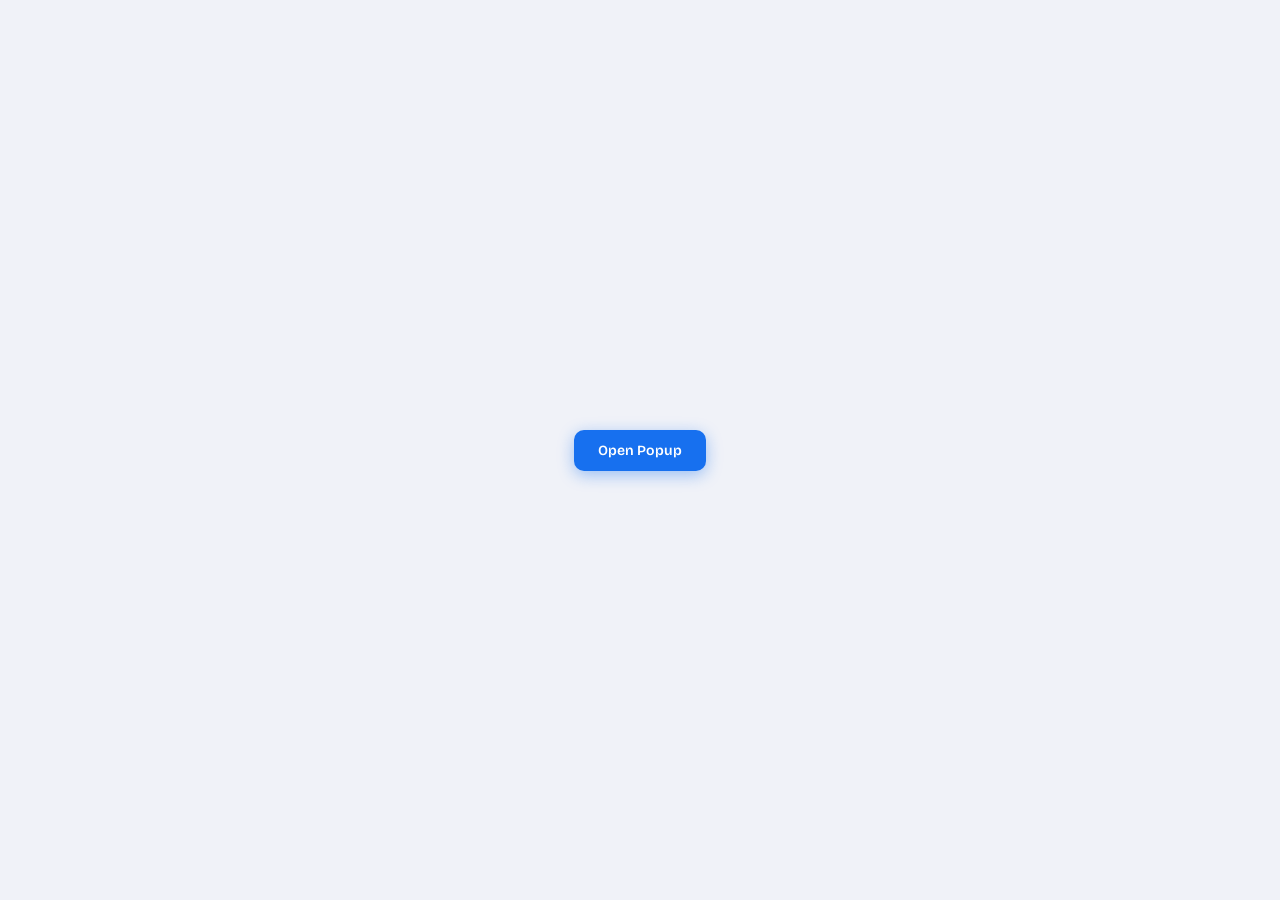
<file: popup.html>
<!DOCTYPE html>
<html lang="en">
<head>
  <meta charset="UTF-8" />
  <meta name="viewport" content="width=device-width, initial-scale=1.0" />
  <title>6Labs — Popup Component</title>
  <link rel="preconnect" href="https://fonts.googleapis.com" />
  <link rel="preconnect" href="https://fonts.gstatic.com" crossorigin />
  <link href="https://fonts.googleapis.com/css2?family=Bricolage+Grotesque:opsz,wght@12..96,400;12..96,600;12..96,700;12..96,800&family=Inter:wght@400;500;600&family=Poppins:wght@400;500;600&display=swap" rel="stylesheet" />

  <style>
    /* ─── TOKENS ──────────────────────────────────────────────────────────── */
    :root {
      --white:         #ffffff;
      --base-700:      #332a4b;
      --base-800:      #1c2542;
      --base-900:      #030d2d;
      --base-500:      #5b5273;
      --accent:        #1770ef;
      --accent-light:  #3589ff;
      --warning:       #de5a48;
      --warning-bg:    rgba(222, 90, 72, 0.10);
      --warning-bd:    rgba(222, 90, 72, 0.30);
      --shadow-popup:  0px 4px 16px rgba(0, 0, 0, 0.08);
      --shadow-btn:    0px 8px 16px rgba(0, 0, 0, 0.10);
      --f-display:     'Bricolage Grotesque', sans-serif;
      --f-body:        'Poppins', sans-serif;
    }

    *, *::before, *::after { box-sizing: border-box; margin: 0; padding: 0; }
    body {
      font-family: var(--f-body);
      background: #f0f2f8;
      min-height: 100vh;
      display: flex;
      align-items: center;
      justify-content: center;
      -webkit-font-smoothing: antialiased;
    }

    /* ─── OVERLAY ─────────────────────────────────────────────────────────── */
    .overlay {
      position: fixed;
      inset: 0;
      background: rgba(3, 13, 45, 0.40);
      display: flex;
      align-items: center;
      justify-content: center;
      padding: 24px;
      backdrop-filter: blur(2px);
      -webkit-backdrop-filter: blur(2px);
      animation: fade-in .2s ease;
    }

    @keyframes fade-in {
      from { opacity: 0; }
      to   { opacity: 1; }
    }

    /* ─── POPUP ───────────────────────────────────────────────────────────── */
    .popup {
      background: var(--white);
      border-radius: 8px;
      box-shadow: var(--shadow-popup);
      padding: 16px;
      width: 420px;
      max-width: 100%;
      display: flex;
      flex-direction: column;
      gap: 16px;
      animation: slide-up .22s cubic-bezier(.34, 1.56, .64, 1);
    }

    @keyframes slide-up {
      from { opacity: 0; transform: translateY(10px) scale(.98); }
      to   { opacity: 1; transform: translateY(0) scale(1); }
    }

    /* ─── HEADER ──────────────────────────────────────────────────────────── */
    .popup-header {
      display: flex;
      align-items: center;
      gap: 12px;
    }

    .popup-title {
      flex: 1;
      font-family: var(--f-display);
      font-size: 16px;
      font-weight: 700;
      color: var(--base-500);
      line-height: 1.5;
      letter-spacing: 0;
    }

    .popup-close {
      width: 16px; height: 16px;
      display: flex; align-items: center; justify-content: center;
      cursor: pointer;
      color: var(--base-500);
      background: none;
      border: none;
      padding: 0;
      flex-shrink: 0;
      opacity: .7;
      transition: opacity .15s;
    }
    .popup-close:hover { opacity: 1; }
    .popup-close svg { display: block; }

    /* ─── NOTE / WARNING BOX ──────────────────────────────────────────────── */
    .popup-note {
      background: var(--warning-bg);
      border: 1px solid var(--warning-bd);
      border-radius: 4px;
      padding: 12px 12px 12px 16px;
      display: flex;
      flex-direction: column;
      gap: 4px;
      position: relative;
      overflow: hidden;
    }

    /* Left accent bar */
    .popup-note::before {
      content: '';
      position: absolute;
      top: 0; left: 0; bottom: 0;
      width: 4px;
      background: var(--warning);
      border-radius: 4px 0 0 4px;
    }

    .note-header {
      display: flex;
      align-items: center;
      gap: 8px;
    }

    .note-icon {
      width: 16px; height: 16px;
      flex-shrink: 0;
      display: flex; align-items: center; justify-content: center;
    }

    .note-title {
      font-family: var(--f-body);
      font-size: 14px;
      font-weight: 600;
      color: var(--base-900);
      line-height: 1.5;
    }

    .note-body {
      font-family: var(--f-body);
      font-size: 14px;
      font-weight: 400;
      color: var(--base-700);
      line-height: 1.5;
      padding-left: 4px;
    }

    .note-body ul {
      padding-left: 17px;
    }

    .note-body li {
      list-style: disc;
    }

    .note-body a {
      color: var(--accent-light);
      text-decoration: underline;
      text-decoration-skip-ink: none;
      cursor: pointer;
    }

    .note-body a:hover { color: var(--accent); }

    /* ─── ACTIONS ─────────────────────────────────────────────────────────── */
    .popup-actions {
      display: flex;
      gap: 16px;
    }

    .popup-btn {
      flex: 1;
      font-family: var(--f-display);
      font-size: 12px;
      font-weight: 600;
      line-height: 1.5;
      letter-spacing: 0;
      border-radius: 6px;
      padding: 7px 16px;
      cursor: pointer;
      border: none;
      display: flex;
      align-items: center;
      justify-content: center;
      transition: opacity .15s, transform .15s;
    }

    .popup-btn:active { transform: scale(.98); }

    .popup-btn-secondary {
      background: transparent;
      color: var(--accent);
      border: 1px solid var(--accent);
      box-shadow: var(--shadow-btn);
    }

    .popup-btn-secondary:hover { background: rgba(23,112,239,.06); }

    .popup-btn-primary {
      background: var(--accent);
      color: var(--white);
      box-shadow: var(--shadow-btn);
    }

    .popup-btn-primary:hover { background: #1464d8; }

    /* ─── DEMO TRIGGER ────────────────────────────────────────────────────── */
    .demo-trigger {
      font-family: var(--f-display);
      font-size: 14px;
      font-weight: 600;
      color: var(--white);
      background: var(--accent);
      border: none;
      border-radius: 10px;
      padding: 12px 24px;
      cursor: pointer;
      box-shadow: 0 4px 16px rgba(23,112,239,.4);
      transition: background .2s, transform .15s;
    }
    .demo-trigger:hover { background: #1464d8; transform: translateY(-1px); }

    .hidden { display: none !important; }
  </style>
</head>
<body>

  <!-- Demo trigger -->
  <button class="demo-trigger" id="openBtn">Open Popup</button>

  <!-- ═══ OVERLAY + POPUP ═══════════════════════════════════════════════════ -->
  <div class="overlay hidden" id="overlay">
    <div class="popup" role="dialog" aria-modal="true" aria-labelledby="popupTitle">

      <!-- Header -->
      <div class="popup-header">
        <h2 class="popup-title" id="popupTitle">Enable Guardian</h2>
        <button class="popup-close" id="closeBtn" aria-label="Close">
          <svg width="16" height="16" viewBox="0 0 16 16" fill="none">
            <path d="M12 4L4 12M4 4l8 8" stroke="currentColor" stroke-width="1.6" stroke-linecap="round"/>
          </svg>
        </button>
      </div>

      <!-- Warning Note -->
      <div class="popup-note">
        <div class="note-header">
          <span class="note-icon">
            <!-- Warning circle icon -->
            <svg width="16" height="16" viewBox="0 0 16 16" fill="none">
              <circle cx="8" cy="8" r="7.5" fill="#DE5A48" stroke="#DE5A48" stroke-width=".5"/>
              <rect x="7.25" y="4" width="1.5" height="5" rx=".75" fill="white"/>
              <circle cx="8" cy="11" r=".75" fill="white"/>
            </svg>
          </span>
          <span class="note-title">Important</span>
        </div>
        <div class="note-body">
          <ul>
            <li>Please make sure you have integrated our <a href="#">6labs SDK</a> before enabling the coach.</li>
          </ul>
        </div>
      </div>

      <!-- Actions -->
      <div class="popup-actions">
        <button class="popup-btn popup-btn-secondary" id="cancelBtn">Cancel</button>
        <button class="popup-btn popup-btn-primary">Enable Guardian</button>
      </div>

    </div>
  </div>

  <script>
    const overlay  = document.getElementById('overlay');
    const openBtn  = document.getElementById('openBtn');
    const closeBtn = document.getElementById('closeBtn');
    const cancelBtn = document.getElementById('cancelBtn');

    const open  = () => overlay.classList.remove('hidden');
    const close = () => overlay.classList.add('hidden');

    openBtn.addEventListener('click', open);
    closeBtn.addEventListener('click', close);
    cancelBtn.addEventListener('click', close);

    // Close on backdrop click
    overlay.addEventListener('click', e => { if (e.target === overlay) close(); });

    // Close on Escape
    document.addEventListener('keydown', e => { if (e.key === 'Escape') close(); });
  </script>

</body>
</html>
</file>
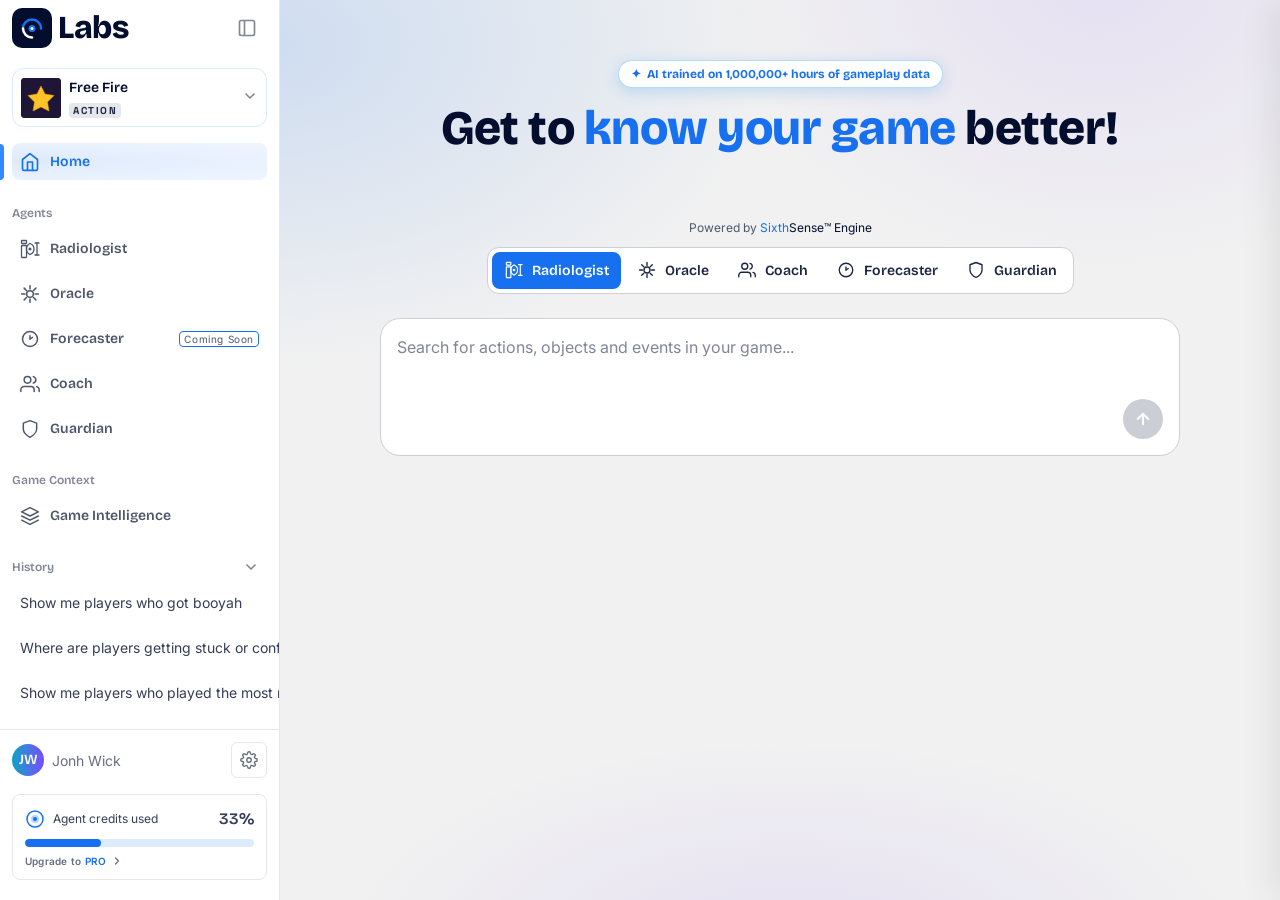
<file: Game intelligence/game-intelligence.html>
<!DOCTYPE html>
<html lang="en">
<head>
  <meta charset="UTF-8" />
  <meta name="viewport" content="width=device-width, initial-scale=1.0" />
  <title>6Labs — GPT</title>
  <link rel="preconnect" href="https://fonts.googleapis.com" />
  <link rel="preconnect" href="https://fonts.gstatic.com" crossorigin />
  <link href="https://fonts.googleapis.com/css2?family=Bricolage+Grotesque:opsz,wght@12..96,400;12..96,600;12..96,700;12..96,800&family=Inter:wght@400;500;600&family=Space+Grotesk:wght@700&display=swap" rel="stylesheet" />

  <style>
    /* ─── TOKENS ─────────────────────────────────────────────── */
    :root {
      --white:          #ffffff;
      --bgc:            #f1f1f1;
      --base-50:        #e6e7ea;
      --base-100:       #cdcfd5;
      --base-300:       #9a9eab;
      --base-400:       #818696;
      --base-500:       #686e81;
      --base-600:       #4f566c;
      --base-700:       #353d57;
      --base-800:       #1c2542;
      --base-900:       #030d2d;
      --accent:         #1770ef;
      --accent-tint:    rgba(23,112,239,.14);
      --accent-tint-bd: rgba(10,133,237,.3);
      --accent-glow:    rgba(10,133,237,.2);
      --accent-hover:   #3589ff;
      --btn-bg:         #0081c2;
      --black-10:       rgba(0,0,0,.10);
      --black-70:       rgba(0,0,0,.70);
      --white-20:       rgba(255,255,255,.20);
      --f-display:      'Bricolage Grotesque', sans-serif;
      --f-body:         'Inter', sans-serif;
      --f-label:        'Space Grotesk', sans-serif;
    }
    *, *::before, *::after { box-sizing: border-box; margin: 0; padding: 0; }
    html, body { height: 100%; }
    body { font-family: var(--f-body); background: var(--bgc); color: var(--base-900); overflow: hidden; }

    /* ─── LAYOUT ─────────────────────────────────────────────── */
    .app { display: flex; height: 100vh; }

    /* ═══════════════════════════════════════════════════════════
       SIDEBAR
    ═══════════════════════════════════════════════════════════ */
    .sidebar {
      width: 280px; flex-shrink: 0;
      background: var(--white);
      border-right: 1px solid var(--base-50);
      display: flex; flex-direction: column;
      height: 100vh; overflow: hidden;
      gap: 12px;
    }

    /* Header */
    .sb-header {
      display: flex; align-items: center; justify-content: space-between;
      height: 56px; padding: 12px 20px 12px 12px; flex-shrink: 0;
    }
    .sb-logo { display: flex; align-items: center; gap: 6px; }
    .sb-logo-mark {
      width: 40px; height: 40px; flex-shrink: 0;
      display: flex; align-items: center; justify-content: center;
    }
    .sb-logo-mark svg { width: 40px; height: 40px; }
    .sb-logo-text {
      font-family: var(--f-display); font-size: 32px; font-weight: 800;
      color: var(--base-900); line-height: 1; letter-spacing: -.5px;
    }
    .sb-collapse {
      width: 24px; height: 24px; display: flex; align-items: center; justify-content: center;
      cursor: pointer; color: var(--base-400); flex-shrink: 0;
    }

    /* Game selector */
    .sb-game {
      padding: 0 12px; flex-shrink: 0;
    }
    .sb-game-inner {
      display: flex; align-items: center; gap: 8px;
      padding: 8px; border-radius: 12px;
      border: 1px solid var(--accent-tint);
      background: var(--white); cursor: pointer;
      transition: background .15s;
    }
    .sb-game-inner:hover { background: #f8f9ff; }
    .sb-game-thumb {
      width: 40px; height: 40px; border-radius: 4px; flex-shrink: 0; overflow: hidden;
      background: #1f1637;
    }
    .sb-game-thumb img { width: 100%; height: 100%; object-fit: cover; display: block; }
    .sb-game-info { flex: 1; min-width: 0; }
    .sb-game-name {
      font-family: var(--f-display); font-size: 14px; font-weight: 600;
      color: var(--base-900); line-height: 1.5;
    }
    .sb-game-tag {
      display: inline-block;
      font-family: var(--f-label); font-size: 10px; font-weight: 700;
      letter-spacing: 1.5px; text-transform: uppercase;
      color: var(--base-800); background: var(--base-50);
      border-radius: 4px; padding: 1px 4px; margin-top: 2px;
    }
    .sb-game-arrow { flex-shrink: 0; color: var(--base-400); }

    /* Scroll area */
    .sb-scroll {
      flex: 1; min-height: 0; overflow-y: auto; overflow-x: hidden;
      display: flex; flex-direction: column; gap: 20px;
      padding-bottom: 12px;
    }
    .sb-scroll::-webkit-scrollbar { width: 0; }

    /* Section label */
    .sb-section-label {
      font-family: var(--f-display); font-size: 12px; font-weight: 600;
      color: var(--base-400); padding: 0 12px 0 12px; line-height: 1.5;
    }

    /* Nav groups */
    .sb-nav-group { display: flex; flex-direction: column; }

    /* Main nav (Home) */
    .sb-main-nav { flex-shrink: 0; }
    .sb-nav-item {
      position: relative; display: flex; align-items: center;
      height: 45px; padding: 4px 12px; border-radius: 8px; cursor: pointer;
    }
    .sb-nav-item-inner {
      flex: 1; display: flex; gap: 10px; align-items: center;
      padding: 8px; border-radius: 8px;
    }
    .sb-nav-item.home-active .sb-nav-item-inner {
      background: radial-gradient(ellipse at 0% 50%, rgba(23,112,239,.14) 0%, rgba(23,112,239,.07) 100%);
    }
    .sb-nav-item:hover:not(.home-active) .sb-nav-item-inner { background: var(--bgc); }
    .sb-nav-icon {
      width: 20px; height: 20px; flex-shrink: 0;
      display: flex; align-items: center; justify-content: center;
      color: var(--base-600);
    }
    .sb-nav-label {
      font-family: var(--f-display); font-size: 14px; font-weight: 600;
      color: var(--base-600); flex: 1; line-height: 1.5;
    }
    .sb-nav-item.home-active .sb-nav-label { color: var(--accent); }
    .sb-nav-item.home-active .sb-nav-icon { color: var(--accent); }

    /* Left highlight bar */
    .sb-highlight {
      position: absolute; left: 0; top: 50%; transform: translateY(-50%);
      width: 4px; height: 36px;
      border-radius: 0 12px 12px 0;
    }
    .sb-nav-item.home-active .sb-highlight { background: var(--accent-hover); }

    /* Badge */
    .sb-badge {
      border: 1px solid var(--accent); border-radius: 4px;
      padding: 1px 4px; flex-shrink: 0;
      font-size: 10px; color: var(--base-600);
      letter-spacing: .6px;
    }

    /* History items */
    .sb-history-header {
      display: flex; align-items: center; justify-content: space-between;
      padding: 0 20px 0 12px;
    }
    .sb-history-list { display: flex; flex-direction: column; }
    .sb-history-item {
      position: relative;
      display: flex; align-items: center; height: 45px;
      padding: 4px 12px; border-radius: 8px; cursor: pointer;
    }
    .sb-history-item-inner {
      flex: 1; display: flex; align-items: center; padding: 8px; border-radius: 8px;
    }
    .sb-history-item:hover .sb-history-item-inner { background: var(--bgc); }
    .sb-history-item.active .sb-history-item-inner { background: var(--accent-tint); }
    .sb-history-text {
      font-family: var(--f-body); font-size: 14px; font-weight: 400;
      color: var(--base-700); white-space: nowrap; overflow: hidden; text-overflow: ellipsis;
      line-height: 1.5;
    }

    /* Bottom */
    .sb-bottom {
      border-top: 1px solid var(--base-50);
      padding: 12px 12px 20px; flex-shrink: 0;
      display: flex; flex-direction: column; gap: 16px;
    }

    /* Profile row */
    .sb-profile { display: flex; align-items: center; gap: 8px; }
    .sb-avatar {
      width: 32px; height: 32px; border-radius: 24px; flex-shrink: 0;
      background: linear-gradient(-90deg, #7b4cff 0%, #0ea4c5 100%);
      display: flex; align-items: center; justify-content: center;
      font-family: var(--f-display); font-size: 14px; font-weight: 600;
      color: var(--white); line-height: 1;
    }
    .sb-profile-name {
      flex: 1; font-family: var(--f-body); font-size: 14px; font-weight: 400;
      color: var(--base-500); line-height: 1.5;
    }
    .sb-settings-btn {
      display: flex; align-items: center; justify-content: center;
      padding: 8px; border-radius: 6px; cursor: pointer;
      border: 1px solid var(--base-50); background: var(--white-20);
    }
    .sb-settings-btn:hover { background: var(--base-50); }
    .sb-settings-btn svg { color: var(--base-500); }

    /* Credits card */
    .sb-credits {
      background: var(--white); border: 1px solid var(--base-50);
      border-radius: 8px; padding: 12px;
      display: flex; flex-direction: column; gap: 8px;
    }
    .sb-credits-row { display: flex; align-items: center; gap: 8px; }
    .sb-credits-icon {
      width: 20px; height: 20px; flex-shrink: 0;
      display: flex; align-items: center; justify-content: center;
    }
    .sb-credits-label {
      flex: 1; font-family: var(--f-body); font-size: 12px; font-weight: 400;
      color: var(--base-700); line-height: 1.5;
    }
    .sb-credits-pct {
      font-family: var(--f-display); font-size: 16px; font-weight: 600;
      color: var(--base-700); line-height: 1.5;
    }
    .sb-credits-bar {
      height: 8px; border-radius: 11px;
      background: var(--accent-tint); overflow: hidden;
    }
    .sb-credits-fill { height: 100%; border-radius: 12px; background: var(--accent); }
    .sb-upgrade {
      display: flex; align-items: center; gap: 4px;
      font-family: var(--f-body); font-size: 10px; font-weight: 600;
      color: var(--base-500); letter-spacing: .2px; cursor: pointer;
    }
    .sb-upgrade span { color: var(--accent); }

    /* ═══════════════════════════════════════════════════════════
       MAIN
    ═══════════════════════════════════════════════════════════ */
    .main { flex: 1; display: flex; flex-direction: column; overflow: hidden; }

    /* ─── HOME view ──────────────────────────────────────────── */
    #homeView {
      flex: 1; display: flex; flex-direction: column; overflow-y: auto;
      background: var(--bgc);
    }
    #homeView::-webkit-scrollbar { width: 6px; }
    #homeView::-webkit-scrollbar-thumb { background: var(--base-100); border-radius: 3px; }

    /* Hero wrapper */
    .hero {
      display: flex; flex-direction: column; align-items: center;
      gap: 61px; padding: 60px 20px 40px;
    }

    /* Hero top (badge + headline) */
    .hero-top { display: flex; flex-direction: column; align-items: center; gap: 12px; max-width: 710px; }

    /* Badge pill */
    .hero-badge {
      display: flex; align-items: center; gap: 7px;
      padding: 4px 12px; border-radius: 50px;
      background: var(--white);
      border: 1px solid var(--accent-tint-bd);
      box-shadow: 0 4px 16px 0 var(--accent-glow);
    }
    .hero-badge-text {
      font-family: var(--f-display); font-size: 12px; font-weight: 700;
      color: var(--accent); line-height: 1.5; white-space: nowrap;
    }

    /* Headline */
    .hero-headline {
      font-family: var(--f-display); font-size: 48px; font-weight: 800;
      color: var(--base-900); line-height: 1.2; text-align: center;
      letter-spacing: -.5px;
    }
    .hero-headline .hl { color: var(--accent); }

    /* Hero bottom (tabs + input) */
    .hero-bottom { display: flex; flex-direction: column; align-items: center; gap: 24px; width: 100%; }

    /* Tabs area */
    .hero-tabs-wrap { display: flex; flex-direction: column; align-items: center; gap: 10px; }
    .hero-powered {
      font-family: var(--f-body); font-size: 12px; font-weight: 400;
      color: var(--base-600); text-align: center; line-height: 1.5;
    }
    .hero-powered .pw-sixth { color: var(--accent); }
    .hero-powered .pw-sense { color: var(--base-900); }

    /* Tab pills */
    .hero-tabs {
      display: flex; align-items: center; gap: 4px;
      background: var(--white); border: 1px solid var(--base-100);
      border-radius: 12px; padding: 4px;
    }
    .tab-btn {
      display: flex; align-items: center; gap: 8px;
      padding: 8px 12px; border-radius: 8px; cursor: pointer;
      border: none; background: transparent;
      font-family: var(--f-display); font-size: 14px; font-weight: 600;
      color: var(--base-800); line-height: 1.5;
      transition: background .15s, color .15s;
      white-space: nowrap;
    }
    .tab-btn:hover:not(.active) { background: var(--bgc); }
    .tab-btn.active { background: var(--accent); color: var(--white); }
    .tab-btn .tab-icon {
      width: 20px; height: 20px; flex-shrink: 0;
      display: flex; align-items: center; justify-content: center;
    }

    /* Hero search input */
    .hero-input-wrap {
      width: 800px; max-width: 100%;
      background: var(--white); border: 1px solid var(--base-100);
      border-radius: 20px; overflow: hidden;
      transition: border-color .2s, box-shadow .2s;
    }
    .hero-input-wrap:focus-within {
      border-color: var(--accent);
      box-shadow: 0 0 0 3px var(--accent-tint);
    }
    .hero-prompt-inner {
      display: flex; flex-direction: column; gap: 12px;
      padding: 16px; border-radius: 20px;
    }
    .hero-textarea {
      width: 100%; border: none; outline: none; resize: none;
      font-family: var(--f-body); font-size: 16px; font-weight: 400;
      color: var(--base-900); background: transparent; line-height: 1.5;
      min-height: 52px; caret-color: var(--accent);
    }
    .hero-textarea::placeholder { color: var(--base-400); }
    .hero-actions {
      display: flex; align-items: center; justify-content: flex-end;
    }
    .hero-send-btn {
      width: 40px; height: 40px; border-radius: 50%; border: none;
      display: flex; align-items: center; justify-content: center; cursor: pointer;
      transition: background .15s, transform .1s, opacity .15s;
    }
    .hero-send-btn.disabled { background: var(--base-300); opacity: .5; cursor: default; }
    .hero-send-btn.enabled { background: var(--btn-bg); opacity: 1; box-shadow: 0 4px 12px rgba(0,129,194,.35); }
    .hero-send-btn.enabled:hover { background: var(--accent-hover); transform: scale(1.05); }
    .hero-send-btn svg { color: var(--white); }

    /* ─── RESULTS view ───────────────────────────────────────── */
    #resultsView {
      flex: 1; display: none; flex-direction: column; overflow: hidden;
    }
    #resultsView.visible { display: flex; }

    /* Results top bar (sticky search) */
    .results-topbar {
      padding: 16px 20px 0; flex-shrink: 0;
    }
    .results-input-row {
      display: flex; align-items: center; gap: 10px;
      background: var(--white); border: 1px solid var(--base-50);
      border-radius: 14px; padding: 12px 14px;
      box-shadow: 0 2px 8px var(--black-10);
      transition: border-color .2s, box-shadow .2s;
    }
    .results-input-row:focus-within {
      border-color: var(--accent);
      box-shadow: 0 0 0 3px var(--accent-tint), 0 2px 8px var(--black-10);
    }
    .results-input {
      flex: 1; border: none; outline: none;
      font-family: var(--f-body); font-size: 15px; color: var(--base-800);
      background: transparent; caret-color: var(--accent);
    }
    .results-input::placeholder { color: var(--base-300); }
    .results-send-btn {
      width: 40px; height: 40px; border-radius: 50%; border: none;
      background: var(--btn-bg); cursor: pointer;
      display: flex; align-items: center; justify-content: center; flex-shrink: 0;
      transition: background .15s, transform .1s;
      box-shadow: 0 4px 12px rgba(0,129,194,.35);
    }
    .results-send-btn:hover { background: var(--accent-hover); transform: scale(1.05); }
    .results-send-btn svg { color: var(--white); }

    /* Scrollable results body */
    .results-body {
      flex: 1; overflow-y: auto; padding: 16px 20px 20px;
      display: flex; flex-direction: column; gap: 12px;
    }
    .results-body::-webkit-scrollbar { width: 6px; }
    .results-body::-webkit-scrollbar-thumb { background: var(--base-100); border-radius: 3px; }

    /* Thinking dots */
    .thinking {
      display: none; align-items: center; gap: 8px;
      font-size: 13px; color: var(--base-500);
    }
    .thinking.visible { display: flex; }
    .dots span {
      display: inline-block; width: 5px; height: 5px;
      border-radius: 50%; background: var(--accent);
      animation: blink 1.2s infinite;
    }
    .dots span:nth-child(2) { animation-delay: .2s; }
    .dots span:nth-child(3) { animation-delay: .4s; }
    @keyframes blink { 0%,80%,100%{opacity:.25} 40%{opacity:1} }

    /* AI insight banner */
    .ai-insight {
      background: var(--white); border: 1px solid var(--base-50);
      border-radius: 12px; padding: 14px 16px;
      display: flex; gap: 12px; align-items: flex-start;
    }
    .ai-insight-icon {
      width: 28px; height: 28px; border-radius: 8px;
      background: var(--accent-tint); flex-shrink: 0;
      display: flex; align-items: center; justify-content: center;
      color: var(--accent);
    }
    .ai-insight-body { flex: 1; }
    .ai-insight-title {
      font-family: var(--f-display); font-size: 13px; font-weight: 600;
      color: var(--base-800); margin-bottom: 4px;
    }
    .ai-insight-text { font-size: 13px; color: var(--base-600); line-height: 1.55; }
    .ai-insight-close {
      width: 20px; height: 20px; flex-shrink: 0; border-radius: 4px; cursor: pointer;
      display: flex; align-items: center; justify-content: center; color: var(--base-400);
    }
    .ai-insight-close:hover { background: var(--bgc); }

    /* Section header */
    .section-hdr {
      font-family: var(--f-display); font-size: 15px; font-weight: 600;
      color: var(--base-700);
    }

    /* ─── VIDEOS CONTAINER ───────────────────────────────────── */
    .videos-container {
      background: var(--white); border: 1px solid var(--base-50);
      border-radius: 14px; overflow: hidden;
    }
    .videos-toolbar {
      display: flex; align-items: center; justify-content: space-between;
      padding: 12px 16px; border-bottom: 1px solid var(--base-50);
    }
    .view-toggle {
      display: flex; align-items: center; gap: 2px;
      background: var(--bgc); border-radius: 8px; padding: 3px;
    }
    .view-btn {
      width: 32px; height: 30px; border-radius: 6px; border: none;
      background: transparent; cursor: pointer;
      display: flex; align-items: center; justify-content: center;
      color: var(--base-400); transition: background .15s, color .15s;
    }
    .view-btn.active { background: var(--white); color: var(--base-800); box-shadow: 0 1px 3px var(--black-10); }
    .view-btn:hover:not(.active) { color: var(--base-600); }
    .filter-btn {
      display: flex; align-items: center; gap: 6px;
      padding: 6px 14px; border: 1px solid var(--base-100); border-radius: 8px;
      background: var(--white); font-family: var(--f-body); font-size: 13px;
      font-weight: 500; color: var(--base-600); cursor: pointer;
      transition: background .15s;
    }
    .filter-btn:hover { background: var(--bgc); }

    /* Grid */
    .videos-grid {
      padding: 16px; display: grid;
      grid-template-columns: repeat(3, 1fr); gap: 16px;
    }
    .videos-list { display: none; flex-direction: column; }

    /* Card */
    .vcard {
      border: 1px solid var(--base-50); border-radius: 12px;
      overflow: hidden; cursor: pointer;
      transition: box-shadow .2s, transform .15s;
      background: var(--white);
    }
    .vcard:hover { box-shadow: 0 8px 24px var(--black-10); transform: translateY(-2px); }
    .vcard-thumb {
      position: relative; aspect-ratio: 16/9; overflow: hidden;
      background: #111827;
    }
    .vcard-thumb img { width: 100%; height: 100%; object-fit: cover; display: block; }
    .vcard-overlay {
      position: absolute; inset: 0; background: var(--black-10);
      display: flex; align-items: center; justify-content: center;
      opacity: 0; transition: opacity .2s;
    }
    .vcard:hover .vcard-overlay { opacity: 1; }
    .play-circle {
      width: 48px; height: 48px; border-radius: 50%;
      background: rgba(255,255,255,.25); backdrop-filter: blur(8px);
      display: flex; align-items: center; justify-content: center; color: white;
    }
    .vcard-dur {
      position: absolute; bottom: 8px; right: 8px;
      background: var(--black-70); backdrop-filter: blur(4px);
      color: white; font-size: 11px; font-weight: 600;
      padding: 3px 7px; border-radius: 5px;
      display: flex; align-items: center; gap: 4px;
    }
    .vcard-body { padding: 12px 14px; }
    .vcard-meta { display: flex; align-items: center; justify-content: space-between; margin-bottom: 6px; }
    .vcard-title { font-family: var(--f-display); font-size: 14px; font-weight: 600; color: var(--base-900); }
    .vcard-date { display: flex; align-items: center; gap: 4px; font-size: 12px; color: var(--base-400); }
    .vcard-desc {
      font-size: 12px; color: var(--base-500); line-height: 1.5; margin-bottom: 10px;
      display: -webkit-box; -webkit-line-clamp: 2; -webkit-box-orient: vertical; overflow: hidden;
    }
    .vcard-tags { display: flex; flex-wrap: wrap; gap: 5px; }
    .tag {
      font-size: 11px; color: var(--base-600); background: var(--bgc);
      border: 1px solid var(--base-50); border-radius: 5px; padding: 2px 8px;
    }
    .tag-more { font-size: 11px; color: var(--accent); font-weight: 500; }

    /* List row */
    .vlist-row {
      display: flex; align-items: center; gap: 14px;
      padding: 10px 16px; border-bottom: 1px solid var(--base-50);
      cursor: pointer; transition: background .15s;
    }
    .vlist-row:last-child { border-bottom: none; }
    .vlist-row:hover { background: var(--bgc); }
    .vlist-thumb {
      width: 120px; height: 68px; border-radius: 8px;
      overflow: hidden; flex-shrink: 0; position: relative; background: #111827;
    }
    .vlist-thumb img { width: 100%; height: 100%; object-fit: cover; display: block; }
    .vlist-dur {
      position: absolute; bottom: 4px; right: 6px;
      background: var(--black-70); color: white;
      font-size: 10px; font-weight: 600; padding: 2px 5px; border-radius: 4px;
      display: flex; align-items: center; gap: 3px;
    }
    .vlist-body { flex: 1; min-width: 0; }
    .vlist-title { font-family: var(--f-display); font-size: 14px; font-weight: 600; color: var(--base-900); margin-bottom: 3px; }
    .vlist-date { display: flex; align-items: center; gap: 4px; font-size: 12px; color: var(--base-400); margin-bottom: 4px; }
    .vlist-desc { font-size: 12px; color: var(--base-500); white-space: nowrap; overflow: hidden; text-overflow: ellipsis; }
    .vlist-tags { display: flex; gap: 5px; margin-top: 6px; flex-wrap: wrap; }

    /* Filter dropdown */
    .filter-dropdown {
      position: fixed; background: var(--white);
      border: 1px solid var(--base-100); border-radius: 12px;
      padding: 16px; box-shadow: 0 8px 32px var(--black-10);
      z-index: 200; width: 220px; display: none;
    }
    .filter-dropdown.open { display: block; }
    .filter-dd-title { font-family: var(--f-display); font-size: 14px; font-weight: 600; color: var(--base-800); margin-bottom: 12px; }
    .filter-group { margin-bottom: 12px; }
    .filter-group-lbl {
      font-family: var(--f-label); font-size: 10px; font-weight: 700;
      letter-spacing: 1.5px; text-transform: uppercase; color: var(--base-300); margin-bottom: 6px;
    }
    .filter-opt {
      display: flex; align-items: center; gap: 8px;
      padding: 5px 0; cursor: pointer; font-size: 13px; color: var(--base-600);
    }
    .filter-cb {
      width: 16px; height: 16px; border: 1.5px solid var(--base-100);
      border-radius: 4px; flex-shrink: 0; background: var(--white);
      display: flex; align-items: center; justify-content: center;
    }
    .filter-cb.checked { background: var(--accent); border-color: var(--accent); }

    /* Background gradient — matches Figma exactly:
       base #f1f1f1 + blue glow top-left + purple glow top-right + purple glow bottom-center */
    #homeView {
      position: relative;
      background:
        radial-gradient(ellipse 80% 55% at -2% 5%,  rgba(23,112,239,0.16)  0%, transparent 65%),
        radial-gradient(ellipse 60% 50% at 82% -2%,  rgba(123,76,255,0.10)  0%, transparent 65%),
        radial-gradient(ellipse 70% 35% at 51% 105%, rgba(123,76,255,0.10)  0%, transparent 65%),
        #f1f1f1;
    }

    /* ═══════════════════════════════════════════════════════════
       GAME INTELLIGENCE VIEW
    ═══════════════════════════════════════════════════════════ */
    #giView { flex: 1; display: none; flex-direction: column; overflow: hidden; background: var(--bgc); }
    #giView.visible { display: flex; }

    /* Header */
    .gi-header {
      padding: 24px 24px 0;
      display: flex; align-items: flex-start; justify-content: space-between;
      flex-shrink: 0; gap: 16px;
    }
    .gi-title {
      font-family: var(--f-display); font-size: 22px; font-weight: 800;
      color: var(--base-900); line-height: 1.2;
    }
    .gi-subtitle { font-size: 13px; color: var(--base-400); margin-top: 4px; line-height: 1.5; }
    .gi-upload-btn {
      display: flex; align-items: center; gap: 8px;
      padding: 10px 18px; border-radius: 10px; border: none;
      background: var(--accent); color: var(--white); cursor: pointer;
      font-family: var(--f-display); font-size: 14px; font-weight: 600;
      box-shadow: 0 4px 12px rgba(23,112,239,.3);
      transition: background .15s, transform .1s; flex-shrink: 0;
    }
    .gi-upload-btn:hover { background: var(--accent-hover); transform: translateY(-1px); }

    /* Stats row */
    .gi-stats {
      display: flex; gap: 12px; padding: 16px 24px 0; flex-shrink: 0; flex-wrap: wrap;
    }
    .gi-stat {
      background: var(--white); border: 1px solid var(--base-50);
      border-radius: 12px; padding: 12px 16px;
      display: flex; align-items: center; gap: 10px; flex: 1; min-width: 120px;
    }
    .gi-stat-icon {
      width: 32px; height: 32px; border-radius: 8px;
      background: var(--accent-tint); display: flex; align-items: center; justify-content: center;
      color: var(--accent); flex-shrink: 0;
    }
    .gi-stat-value {
      font-family: var(--f-display); font-size: 20px; font-weight: 700;
      color: var(--base-900); line-height: 1;
    }
    .gi-stat-label { font-size: 12px; color: var(--base-400); margin-top: 2px; }

    /* Scrollable body */
    .gi-body {
      flex: 1; overflow-y: auto; padding: 16px 24px 24px;
      display: flex; flex-direction: column; gap: 16px;
    }
    .gi-body::-webkit-scrollbar { width: 6px; }
    .gi-body::-webkit-scrollbar-thumb { background: var(--base-100); border-radius: 3px; }

    /* Drop zone */
    .gi-dropzone {
      border: 2px dashed var(--base-100); border-radius: 16px;
      padding: 40px 24px; text-align: center;
      display: flex; flex-direction: column; align-items: center; gap: 12px;
      background: var(--white); cursor: pointer;
      transition: border-color .2s, background .2s; position: relative;
    }
    .gi-dropzone:hover, .gi-dropzone.drag-over {
      border-color: var(--accent); background: rgba(23,112,239,.04);
    }
    .gi-dropzone input[type="file"] {
      position: absolute; inset: 0; opacity: 0; cursor: pointer; width: 100%; height: 100%;
    }
    .gi-dropzone-icon {
      width: 56px; height: 56px; border-radius: 16px;
      background: var(--accent-tint); display: flex; align-items: center; justify-content: center;
      color: var(--accent);
    }
    .gi-dropzone-title {
      font-family: var(--f-display); font-size: 16px; font-weight: 700; color: var(--base-800);
    }
    .gi-dropzone-sub { font-size: 13px; color: var(--base-400); line-height: 1.5; }
    .gi-dropzone-types { display: flex; gap: 6px; flex-wrap: wrap; justify-content: center; }
    .gi-type-pill {
      font-family: var(--f-label); font-size: 10px; font-weight: 700;
      letter-spacing: 1px; text-transform: uppercase;
      color: var(--base-500); background: var(--base-50);
      border: 1px solid var(--base-100); border-radius: 5px; padding: 3px 8px;
    }

    /* Empty state */
    .gi-empty {
      flex: 1; display: flex; flex-direction: column; align-items: center;
      justify-content: center; gap: 16px; padding: 40px; text-align: center;
    }
    .gi-empty-icon {
      width: 80px; height: 80px; border-radius: 24px;
      background: var(--accent-tint); display: flex; align-items: center; justify-content: center;
      color: var(--accent);
    }
    .gi-empty-title {
      font-family: var(--f-display); font-size: 20px; font-weight: 700; color: var(--base-800);
    }
    .gi-empty-desc { font-size: 14px; color: var(--base-400); max-width: 380px; line-height: 1.6; }

    /* Library */
    .gi-library-header {
      display: flex; align-items: center; justify-content: space-between; margin-bottom: 4px;
    }
    .gi-library-title {
      font-family: var(--f-display); font-size: 15px; font-weight: 700; color: var(--base-700);
    }
    .gi-library-count { font-size: 12px; color: var(--base-400); margin-left: 8px; }
    .gi-files { display: flex; flex-direction: column; gap: 8px; }

    /* File card */
    .gi-file-card {
      background: var(--white); border: 1px solid var(--base-50);
      border-radius: 12px; padding: 14px 16px;
      display: flex; align-items: center; gap: 14px; transition: box-shadow .2s;
    }
    .gi-file-card:hover { box-shadow: 0 4px 12px var(--black-10); }
    .gi-file-type-icon {
      width: 40px; height: 40px; border-radius: 10px;
      display: flex; align-items: center; justify-content: center; flex-shrink: 0;
    }
    .gi-file-type-icon.pdf { background: rgba(239,68,68,.1); color: #ef4444; }
    .gi-file-type-icon.ppt { background: rgba(249,115,22,.1); color: #f97316; }
    .gi-file-type-icon.doc { background: rgba(59,130,246,.1); color: #3b82f6; }
    .gi-file-type-icon.img { background: rgba(139,92,246,.1); color: #8b5cf6; }
    .gi-file-type-icon.vid { background: rgba(236,72,153,.1); color: #ec4899; }
    .gi-file-type-icon.other { background: var(--accent-tint); color: var(--accent); }
    .gi-file-info { flex: 1; min-width: 0; }
    .gi-file-name {
      font-family: var(--f-display); font-size: 14px; font-weight: 600;
      color: var(--base-900); white-space: nowrap; overflow: hidden; text-overflow: ellipsis;
    }
    .gi-file-meta { display: flex; align-items: center; gap: 8px; margin-top: 3px; }
    .gi-file-size { font-size: 12px; color: var(--base-400); }
    .gi-file-date { font-size: 12px; color: var(--base-300); }

    /* Status badges */
    .gi-status {
      display: inline-flex; align-items: center; gap: 5px;
      border-radius: 5px; padding: 3px 8px;
      font-family: var(--f-label); font-size: 10px; font-weight: 700;
      letter-spacing: .8px; text-transform: uppercase; flex-shrink: 0;
    }
    .gi-status.indexed { background: rgba(22,163,74,.1); color: #16a34a; }
    .gi-status.processing { background: rgba(234,179,8,.1); color: #ca8a04; }
    .gi-status.uploading { background: var(--accent-tint); color: var(--accent); }
    .gi-status.error { background: rgba(239,68,68,.1); color: #ef4444; }

    /* Upload progress bar */
    .gi-file-progress {
      width: 100%; height: 4px; border-radius: 4px;
      background: var(--base-50); margin-top: 8px; overflow: hidden;
    }
    .gi-file-progress-fill {
      height: 100%; border-radius: 4px; background: var(--accent);
      transition: width .3s ease;
    }

    /* AI summary on indexed cards */
    .gi-file-summary {
      font-size: 12px; color: var(--base-500); line-height: 1.5; margin-top: 6px;
      display: -webkit-box; -webkit-line-clamp: 2; -webkit-box-orient: vertical; overflow: hidden;
    }
    .gi-file-tags { display: flex; gap: 5px; margin-top: 6px; flex-wrap: wrap; }
    .gi-file-tag {
      font-size: 11px; color: var(--accent); background: var(--accent-tint);
      border-radius: 4px; padding: 2px 7px;
    }

    /* Action buttons on card */
    .gi-file-actions { display: flex; align-items: center; gap: 4px; flex-shrink: 0; }
    .gi-file-action-btn {
      width: 30px; height: 30px; border-radius: 7px; border: none;
      background: transparent; cursor: pointer;
      display: flex; align-items: center; justify-content: center;
      color: var(--base-400); transition: background .15s, color .15s;
    }
    .gi-file-action-btn:hover { background: var(--bgc); color: var(--base-700); }
    .gi-file-action-btn.danger:hover { background: rgba(239,68,68,.1); color: #ef4444; }

    /* Sidebar badge */
    .gi-sb-badge {
      font-family: var(--f-label); font-size: 10px; font-weight: 700; letter-spacing: .5px;
      background: var(--accent); color: var(--white);
      border-radius: 4px; padding: 1px 6px; min-width: 18px; text-align: center;
    }

    /* Compact drop zone (when files exist) */
    .gi-dropzone-compact {
      border: 2px dashed var(--base-100); border-radius: 12px;
      padding: 16px 20px; display: flex; align-items: center; gap: 16px;
      background: var(--white); cursor: pointer;
      transition: border-color .2s, background .2s; position: relative;
    }
    .gi-dropzone-compact:hover, .gi-dropzone-compact.drag-over {
      border-color: var(--accent); background: rgba(23,112,239,.04);
    }
    .gi-dropzone-compact input[type="file"] {
      position: absolute; inset: 0; opacity: 0; cursor: pointer; width: 100%; height: 100%;
    }
    .gi-dropzone-compact-icon {
      width: 36px; height: 36px; border-radius: 10px;
      background: var(--accent-tint); display: flex; align-items: center; justify-content: center;
      color: var(--accent); flex-shrink: 0;
    }

    /* Delete confirm modal */
    .gi-delete-modal {
      position: fixed; inset: 0; background: var(--black-70);
      display: none; align-items: center; justify-content: center; z-index: 500;
      backdrop-filter: blur(4px);
    }
    .gi-delete-modal.open { display: flex; }
    .gi-delete-modal-box {
      background: var(--white); border-radius: 20px; padding: 28px;
      width: 360px; box-shadow: 0 24px 64px rgba(0,0,0,.15);
      display: flex; flex-direction: column; gap: 16px;
    }
    .gi-delete-modal-icon {
      width: 48px; height: 48px; border-radius: 14px;
      background: rgba(239,68,68,.1); display: flex; align-items: center; justify-content: center;
      color: #ef4444;
    }
    .gi-delete-modal-title {
      font-family: var(--f-display); font-size: 18px; font-weight: 700; color: var(--base-900);
    }
    .gi-delete-modal-desc { font-size: 14px; color: var(--base-500); line-height: 1.6; }
    .gi-delete-modal-actions { display: flex; gap: 10px; justify-content: flex-end; }
    .gi-btn-cancel {
      padding: 9px 18px; border-radius: 9px; border: 1px solid var(--base-100);
      background: var(--white); font-family: var(--f-display); font-size: 14px; font-weight: 600;
      color: var(--base-600); cursor: pointer; transition: background .15s;
    }
    .gi-btn-cancel:hover { background: var(--bgc); }
    .gi-btn-delete {
      padding: 9px 18px; border-radius: 9px; border: none;
      background: #ef4444; color: white;
      font-family: var(--f-display); font-size: 14px; font-weight: 600;
      cursor: pointer; transition: background .15s;
    }
    .gi-btn-delete:hover { background: #dc2626; }

    /* File detail side panel */
    .gi-detail-panel {
      position: fixed; top: 0; right: -420px; width: 420px; height: 100vh;
      background: var(--white); border-left: 1px solid var(--base-50);
      box-shadow: -8px 0 32px rgba(0,0,0,.08);
      display: flex; flex-direction: column; z-index: 300;
      transition: right .3s cubic-bezier(.4,0,.2,1);
    }
    .gi-detail-panel.open { right: 0; }
    .gi-detail-header {
      display: flex; align-items: center; gap: 12px;
      padding: 20px; border-bottom: 1px solid var(--base-50); flex-shrink: 0;
    }
    .gi-detail-close {
      width: 32px; height: 32px; border-radius: 8px; border: none;
      background: var(--bgc); cursor: pointer;
      display: flex; align-items: center; justify-content: center;
      color: var(--base-500); transition: background .15s;
    }
    .gi-detail-close:hover { background: var(--base-50); }
    .gi-detail-filename {
      font-family: var(--f-display); font-size: 14px; font-weight: 700;
      color: var(--base-900); flex: 1; min-width: 0;
      white-space: nowrap; overflow: hidden; text-overflow: ellipsis;
    }
    .gi-detail-body {
      flex: 1; overflow-y: auto; padding: 20px;
      display: flex; flex-direction: column; gap: 20px;
    }
    .gi-detail-body::-webkit-scrollbar { width: 4px; }
    .gi-detail-body::-webkit-scrollbar-thumb { background: var(--base-100); border-radius: 2px; }
    .gi-detail-section-label {
      font-family: var(--f-label); font-size: 10px; font-weight: 700;
      letter-spacing: 1.5px; text-transform: uppercase; color: var(--base-300); margin-bottom: 8px;
    }
    .gi-detail-summary {
      font-size: 13px; color: var(--base-600); line-height: 1.65;
      background: var(--bgc); border-radius: 10px; padding: 14px;
    }
    .gi-detail-keypoints { display: flex; flex-direction: column; gap: 8px; }
    .gi-detail-keypoint {
      display: flex; align-items: flex-start; gap: 10px;
      font-size: 13px; color: var(--base-700); line-height: 1.5;
    }
    .gi-detail-kp-dot {
      width: 6px; height: 6px; border-radius: 50%; background: var(--accent);
      flex-shrink: 0; margin-top: 7px;
    }
    .gi-detail-tags { display: flex; flex-wrap: wrap; gap: 6px; }
    .gi-detail-tag {
      font-size: 12px; color: var(--accent); background: var(--accent-tint);
      border: 1px solid var(--accent-tint-bd); border-radius: 6px; padding: 4px 10px;
    }
    @keyframes spin { to { transform: rotate(360deg); } }
    .gi-spin { animation: spin 1.2s linear infinite; }
  </style>
</head>
<body>
<div class="app">

  <!-- ═══════════════════════════════════════════════════════════
       SIDEBAR
  ═══════════════════════════════════════════════════════════ -->
  <aside class="sidebar">

    <!-- Header -->
    <div class="sb-header">
      <div class="sb-logo">
        <div class="sb-logo-mark">
          <svg viewBox="0 0 40 40" fill="none" xmlns="http://www.w3.org/2000/svg">
            <rect width="40" height="40" rx="10" fill="#030d2d"/>
            <path d="M11 20.5C11 15.5 15 11.5 20 11.5C25 11.5 29 15.5 29 20.5" stroke="#1770ef" stroke-width="2.5" stroke-linecap="round"/>
            <path d="M11 20.5C11 25.5 15 29.5 20 29.5" stroke="#ffffff" stroke-width="2.5" stroke-linecap="round"/>
            <circle cx="20" cy="20.5" r="3.5" fill="#1770ef"/>
            <circle cx="20" cy="20.5" r="1.5" fill="white"/>
          </svg>
        </div>
        <span class="sb-logo-text">Labs</span>
      </div>
      <div class="sb-collapse">
        <!-- sidebar toggle icon -->
        <svg width="20" height="20" viewBox="0 0 24 24" fill="none" stroke="currentColor" stroke-width="2" stroke-linecap="round" stroke-linejoin="round">
          <rect x="3" y="3" width="18" height="18" rx="2"/><line x1="9" y1="3" x2="9" y2="21"/>
        </svg>
      </div>
    </div>

    <!-- Game selector -->
    <div class="sb-game">
      <div class="sb-game-inner">
        <div class="sb-game-thumb">
          <!-- Free Fire thumbnail placeholder -->
          <svg viewBox="0 0 40 40" fill="none" xmlns="http://www.w3.org/2000/svg" style="width:40px;height:40px">
            <rect width="40" height="40" fill="#1f1637"/>
            <polygon points="20,8 24,16 33,17.5 26.5,24 28,33 20,29 12,33 13.5,24 7,17.5 16,16" fill="#ffc32a" stroke="#e6a800" stroke-width="0.5"/>
          </svg>
        </div>
        <div class="sb-game-info">
          <div class="sb-game-name">Free Fire</div>
          <div class="sb-game-tag">Action</div>
        </div>
        <div class="sb-game-arrow">
          <svg width="16" height="16" viewBox="0 0 24 24" fill="none" stroke="currentColor" stroke-width="2.5" stroke-linecap="round" stroke-linejoin="round"><path d="M6 9l6 6 6-6"/></svg>
        </div>
      </div>
    </div>

    <!-- Scroll area -->
    <div class="sb-scroll">

      <!-- Main nav -->
      <div class="sb-nav-group sb-main-nav">
        <div class="sb-nav-item home-active" id="homeNavItem" onclick="showHome()">
          <div class="sb-highlight"></div>
          <div class="sb-nav-item-inner">
            <span class="sb-nav-icon">
              <svg width="20" height="20" viewBox="0 0 24 24" fill="none" stroke="currentColor" stroke-width="2" stroke-linecap="round" stroke-linejoin="round">
                <path d="M3 9l9-7 9 7v11a2 2 0 0 1-2 2H5a2 2 0 0 1-2-2z"/>
                <polyline points="9 22 9 12 15 12 15 22"/>
              </svg>
            </span>
            <span class="sb-nav-label">Home</span>
          </div>
        </div>
      </div>

      <!-- Agents -->
      <div class="sb-nav-group">
        <div class="sb-section-label" style="margin-bottom:0">Agents</div>
        <div style="height:4px"></div>

        <div class="sb-nav-item" onclick="setAgent(this,'Radiologist')">
          <div class="sb-highlight"></div>
          <div class="sb-nav-item-inner">
            <span class="sb-nav-icon">
              <!-- Radiologist icon: x-ray scan -->
              <svg width="20" height="20" viewBox="0 0 20 20" fill="none" xmlns="http://www.w3.org/2000/svg">
                <rect x="1.5" y="1.5" width="5" height="3" rx="0.5" stroke="currentColor" stroke-width="1.3"/>
                <rect x="1.5" y="6.5" width="5" height="12" rx="0.5" stroke="currentColor" stroke-width="1.3"/>
                <path d="M10 4.5 C10 4.5 14 6 14 10 C14 14 10 15.5 10 15.5" stroke="currentColor" stroke-width="1.3" stroke-linecap="round"/>
                <path d="M10 4.5 C10 4.5 6.5 6 6.5 10 C6.5 14 10 15.5 10 15.5" stroke="currentColor" stroke-width="1.3" stroke-linecap="round"/>
                <circle cx="10" cy="10" r="1.5" fill="currentColor"/>
                <line x1="17" y1="4" x2="17" y2="16" stroke="currentColor" stroke-width="1.3" stroke-linecap="round"/>
                <line x1="15" y1="4" x2="19" y2="4" stroke="currentColor" stroke-width="1.3" stroke-linecap="round"/>
                <line x1="15" y1="16" x2="19" y2="16" stroke="currentColor" stroke-width="1.3" stroke-linecap="round"/>
              </svg>
            </span>
            <span class="sb-nav-label">Radiologist</span>
          </div>
        </div>

        <div class="sb-nav-item" onclick="setAgent(this,'Oracle')">
          <div class="sb-highlight"></div>
          <div class="sb-nav-item-inner">
            <span class="sb-nav-icon">
              <svg width="20" height="20" viewBox="0 0 24 24" fill="none" stroke="currentColor" stroke-width="1.8" stroke-linecap="round" stroke-linejoin="round">
                <circle cx="12" cy="12" r="4"/><path d="M12 2v4M12 18v4M4.93 4.93l2.83 2.83M16.24 16.24l2.83 2.83M2 12h4M18 12h4M4.93 19.07l2.83-2.83M16.24 7.76l2.83-2.83"/>
              </svg>
            </span>
            <span class="sb-nav-label">Oracle</span>
          </div>
        </div>

        <div class="sb-nav-item" onclick="setAgent(this,'Forecaster')">
          <div class="sb-highlight"></div>
          <div class="sb-nav-item-inner">
            <span class="sb-nav-icon">
              <svg width="20" height="20" viewBox="0 0 24 24" fill="none" stroke="currentColor" stroke-width="1.8" stroke-linecap="round" stroke-linejoin="round">
                <circle cx="12" cy="12" r="9"/><line x1="12" y1="8" x2="12" y2="12"/><line x1="12" y1="12" x2="15" y2="10"/>
              </svg>
            </span>
            <span class="sb-nav-label">Forecaster</span>
            <span class="sb-badge">Coming Soon</span>
          </div>
        </div>

        <div class="sb-nav-item" onclick="setAgent(this,'Coach')">
          <div class="sb-highlight"></div>
          <div class="sb-nav-item-inner">
            <span class="sb-nav-icon">
              <svg width="20" height="20" viewBox="0 0 24 24" fill="none" stroke="currentColor" stroke-width="1.8" stroke-linecap="round" stroke-linejoin="round">
                <path d="M17 21v-2a4 4 0 0 0-4-4H5a4 4 0 0 0-4 4v2"/>
                <circle cx="9" cy="7" r="4"/>
                <path d="M23 21v-2a4 4 0 0 0-3-3.87"/>
                <path d="M16 3.13a4 4 0 0 1 0 7.75"/>
              </svg>
            </span>
            <span class="sb-nav-label">Coach</span>
          </div>
        </div>

        <div class="sb-nav-item" onclick="setAgent(this,'Guardian')">
          <div class="sb-highlight"></div>
          <div class="sb-nav-item-inner">
            <span class="sb-nav-icon">
              <svg width="20" height="20" viewBox="0 0 24 24" fill="none" stroke="currentColor" stroke-width="1.8" stroke-linecap="round" stroke-linejoin="round">
                <path d="M12 22s8-4 8-10V5l-8-3-8 3v7c0 6 8 10 8 10z"/>
              </svg>
            </span>
            <span class="sb-nav-label">Guardian</span>
          </div>
        </div>
      </div>

      <!-- Game Intelligence -->
      <div class="sb-nav-group">
        <div class="sb-section-label" style="margin-bottom:0">Game Context</div>
        <div style="height:4px"></div>
        <div class="sb-nav-item" id="giNavItem" onclick="showGI()">
          <div class="sb-highlight"></div>
          <div class="sb-nav-item-inner">
            <span class="sb-nav-icon">
              <svg width="20" height="20" viewBox="0 0 24 24" fill="none" stroke="currentColor" stroke-width="1.8" stroke-linecap="round" stroke-linejoin="round">
                <path d="M12 2L2 7l10 5 10-5-10-5z"/>
                <path d="M2 17l10 5 10-5"/>
                <path d="M2 12l10 5 10-5"/>
              </svg>
            </span>
            <span class="sb-nav-label">Game Intelligence</span>
            <span class="gi-sb-badge" id="giBadge" style="display:none">0</span>
          </div>
        </div>
      </div>

      <!-- History -->
      <div class="sb-nav-group">
        <div class="sb-history-header" style="margin-bottom:4px">
          <span class="sb-section-label" style="padding:0">History</span>
          <svg width="16" height="16" viewBox="0 0 24 24" fill="none" stroke="currentColor" stroke-width="2.5" stroke-linecap="round" stroke-linejoin="round" style="color:var(--base-400)"><path d="M6 9l6 6 6-6"/></svg>
        </div>
        <div class="sb-history-list" id="historyList">
          <div class="sb-history-item" onclick="loadHistory(this,'Show me players who got booyah')">
            <div class="sb-history-item-inner">
              <span class="sb-history-text">Show me players who got booyah</span>
            </div>
          </div>
          <div class="sb-history-item" onclick="loadHistory(this,'Where are players getting stuck or confused in the tutorial?')">
            <div class="sb-history-item-inner">
              <span class="sb-history-text">Where are players getting stuck or confused in the tutorial?</span>
            </div>
          </div>
          <div class="sb-history-item" onclick="loadHistory(this,'Show me players who played the most matches')">
            <div class="sb-history-item-inner">
              <span class="sb-history-text">Show me players who played the most matches</span>
            </div>
          </div>
          <div class="sb-history-item" onclick="loadHistory(this,'Show me players with the best squad win rate')">
            <div class="sb-history-item-inner">
              <span class="sb-history-text">Show me players with the best squad win rate</span>
            </div>
          </div>
        </div>
      </div>

    </div><!-- /sb-scroll -->

    <!-- Bottom -->
    <div class="sb-bottom">
      <div class="sb-profile">
        <div class="sb-avatar">JW</div>
        <span class="sb-profile-name">Jonh Wick</span>
        <div class="sb-settings-btn">
          <svg width="18" height="18" viewBox="0 0 24 24" fill="none" stroke="currentColor" stroke-width="1.8" stroke-linecap="round" stroke-linejoin="round">
            <circle cx="12" cy="12" r="3"/>
            <path d="M19.4 15a1.65 1.65 0 0 0 .33 1.82l.06.06a2 2 0 0 1-2.83 2.83l-.06-.06a1.65 1.65 0 0 0-1.82-.33 1.65 1.65 0 0 0-1 1.51V21a2 2 0 0 1-4 0v-.09A1.65 1.65 0 0 0 9 19.4a1.65 1.65 0 0 0-1.82.33l-.06.06a2 2 0 0 1-2.83-2.83l.06-.06A1.65 1.65 0 0 0 4.68 15a1.65 1.65 0 0 0-1.51-1H3a2 2 0 0 1 0-4h.09A1.65 1.65 0 0 0 4.6 9a1.65 1.65 0 0 0-.33-1.82l-.06-.06a2 2 0 0 1 2.83-2.83l.06.06A1.65 1.65 0 0 0 9 4.68a1.65 1.65 0 0 0 1-1.51V3a2 2 0 0 1 4 0v.09a1.65 1.65 0 0 0 1 1.51 1.65 1.65 0 0 0 1.82-.33l.06-.06a2 2 0 0 1 2.83 2.83l-.06.06A1.65 1.65 0 0 0 19.4 9a1.65 1.65 0 0 0 1.51 1H21a2 2 0 0 1 0 4h-.09a1.65 1.65 0 0 0-1.51 1z"/>
          </svg>
        </div>
      </div>

      <div class="sb-credits">
        <div class="sb-credits-row">
          <div class="sb-credits-icon">
            <!-- credits token icon -->
            <svg width="20" height="20" viewBox="0 0 20 20" fill="none" xmlns="http://www.w3.org/2000/svg">
              <circle cx="10" cy="10" r="8" stroke="#1770ef" stroke-width="1.5"/>
              <circle cx="10" cy="10" r="4" fill="#1770ef" opacity=".3"/>
              <circle cx="10" cy="10" r="2" fill="#1770ef"/>
            </svg>
          </div>
          <span class="sb-credits-label">Agent credits used</span>
          <span class="sb-credits-pct">33%</span>
        </div>
        <div class="sb-credits-bar">
          <div class="sb-credits-fill" style="width:33%"></div>
        </div>
        <div class="sb-upgrade">
          Upgrade to <span>PRO</span>
          <svg width="12" height="12" viewBox="0 0 24 24" fill="none" stroke="currentColor" stroke-width="2.5" stroke-linecap="round" stroke-linejoin="round"><polyline points="9 18 15 12 9 6"/></svg>
        </div>
      </div>
    </div>

  </aside>

  <!-- ═══════════════════════════════════════════════════════════
       MAIN
  ═══════════════════════════════════════════════════════════ -->
  <main class="main">

    <!-- ── HOME VIEW ─────────────────────────────────────────── -->
    <div id="homeView">
      <div class="hero" style="position:relative;z-index:1">
        <!-- Badge + Headline -->
        <div class="hero-top">
          <div class="hero-badge">
            <span class="hero-badge-text">✦ &nbsp;AI trained on 1,000,000+ hours of gameplay data</span>
          </div>
          <h1 class="hero-headline">
            Get to <span class="hl">know your game</span> better!
          </h1>
        </div>

        <!-- Tabs + Input -->
        <div class="hero-bottom">
          <div class="hero-tabs-wrap">
            <p class="hero-powered">
              Powered by <span class="pw-sixth">Sixth</span><span class="pw-sense">Sense™ Engine</span>
            </p>
            <div class="hero-tabs" id="agentTabs">
              <button class="tab-btn active" data-agent="Radiologist" onclick="selectTab(this)">
                <span class="tab-icon">
                  <svg width="18" height="18" viewBox="0 0 20 20" fill="none" xmlns="http://www.w3.org/2000/svg">
                    <rect x="1.5" y="1.5" width="5" height="3" rx="0.5" stroke="currentColor" stroke-width="1.3"/>
                    <rect x="1.5" y="6.5" width="5" height="12" rx="0.5" stroke="currentColor" stroke-width="1.3"/>
                    <path d="M10 4.5 C10 4.5 14 6 14 10 C14 14 10 15.5 10 15.5" stroke="currentColor" stroke-width="1.3" stroke-linecap="round"/>
                    <path d="M10 4.5 C10 4.5 6.5 6 6.5 10 C6.5 14 10 15.5 10 15.5" stroke="currentColor" stroke-width="1.3" stroke-linecap="round"/>
                    <circle cx="10" cy="10" r="1.5" fill="currentColor"/>
                    <line x1="17" y1="4" x2="17" y2="16" stroke="currentColor" stroke-width="1.3" stroke-linecap="round"/>
                    <line x1="15" y1="4" x2="19" y2="4" stroke="currentColor" stroke-width="1.3" stroke-linecap="round"/>
                    <line x1="15" y1="16" x2="19" y2="16" stroke="currentColor" stroke-width="1.3" stroke-linecap="round"/>
                  </svg>
                </span>
                Radiologist
              </button>
              <button class="tab-btn" data-agent="Oracle" onclick="selectTab(this)">
                <span class="tab-icon">
                  <svg width="18" height="18" viewBox="0 0 24 24" fill="none" stroke="currentColor" stroke-width="1.8" stroke-linecap="round" stroke-linejoin="round">
                    <circle cx="12" cy="12" r="4"/><path d="M12 2v4M12 18v4M4.93 4.93l2.83 2.83M16.24 16.24l2.83 2.83M2 12h4M18 12h4M4.93 19.07l2.83-2.83M16.24 7.76l2.83-2.83"/>
                  </svg>
                </span>
                Oracle
              </button>
              <button class="tab-btn" data-agent="Coach" onclick="selectTab(this)">
                <span class="tab-icon">
                  <svg width="18" height="18" viewBox="0 0 24 24" fill="none" stroke="currentColor" stroke-width="1.8" stroke-linecap="round" stroke-linejoin="round">
                    <path d="M17 21v-2a4 4 0 0 0-4-4H5a4 4 0 0 0-4 4v2"/><circle cx="9" cy="7" r="4"/>
                    <path d="M23 21v-2a4 4 0 0 0-3-3.87"/><path d="M16 3.13a4 4 0 0 1 0 7.75"/>
                  </svg>
                </span>
                Coach
              </button>
              <button class="tab-btn" data-agent="Forecaster" onclick="selectTab(this)">
                <span class="tab-icon">
                  <svg width="18" height="18" viewBox="0 0 24 24" fill="none" stroke="currentColor" stroke-width="1.8" stroke-linecap="round" stroke-linejoin="round">
                    <circle cx="12" cy="12" r="9"/><line x1="12" y1="8" x2="12" y2="12"/><line x1="12" y1="12" x2="15" y2="10"/>
                  </svg>
                </span>
                Forecaster
              </button>
              <button class="tab-btn" data-agent="Guardian" onclick="selectTab(this)">
                <span class="tab-icon">
                  <svg width="18" height="18" viewBox="0 0 24 24" fill="none" stroke="currentColor" stroke-width="1.8" stroke-linecap="round" stroke-linejoin="round">
                    <path d="M12 22s8-4 8-10V5l-8-3-8 3v7c0 6 8 10 8 10z"/>
                  </svg>
                </span>
                Guardian
              </button>
            </div>
          </div>

          <!-- Hero input -->
          <div class="hero-input-wrap">
            <div class="hero-prompt-inner">
              <textarea
                id="heroTextarea"
                class="hero-textarea"
                placeholder="Search for actions, objects and events in your game..."
                rows="2"
                onkeydown="handleHeroKey(event)"
                oninput="updateSendBtn()"
              ></textarea>
              <div class="hero-actions">
                <button class="hero-send-btn disabled" id="heroSendBtn" onclick="heroSearch()" title="Send">
                  <svg width="18" height="18" viewBox="0 0 24 24" fill="none" stroke="currentColor" stroke-width="2.5" stroke-linecap="round" stroke-linejoin="round">
                    <line x1="12" y1="19" x2="12" y2="5"/><polyline points="5 12 12 5 19 12"/>
                  </svg>
                </button>
              </div>
            </div>
          </div>

        </div><!-- /hero-bottom -->
      </div><!-- /hero -->
    </div><!-- /#homeView -->

    <!-- ── RESULTS VIEW ───────────────────────────────────────── -->
    <div id="resultsView">
      <!-- Sticky search bar -->
      <div class="results-topbar">
        <div class="results-input-row">
          <input
            type="text" id="resultsInput"
            class="results-input"
            placeholder="Ask anything about your sessions…"
            onkeydown="handleResultsKey(event)"
          />
          <button class="results-send-btn" onclick="resultsSearch()" title="Send">
            <svg width="18" height="18" viewBox="0 0 24 24" fill="none" stroke="currentColor" stroke-width="2.5" stroke-linecap="round" stroke-linejoin="round">
              <line x1="12" y1="19" x2="12" y2="5"/><polyline points="5 12 12 5 19 12"/>
            </svg>
          </button>
        </div>
      </div>

      <!-- Scrollable body -->
      <div class="results-body">
        <!-- Thinking -->
        <div class="thinking" id="thinkingEl">
          <div class="dots"><span></span><span></span><span></span></div>
          <span>Analyzing sessions…</span>
        </div>

        <!-- AI Insight -->
        <div class="ai-insight" id="aiInsight" style="display:none">
          <div class="ai-insight-icon">
            <svg width="16" height="16" viewBox="0 0 24 24" fill="none" stroke="currentColor" stroke-width="2" stroke-linecap="round" stroke-linejoin="round">
              <path d="M9.09 9a3 3 0 0 1 5.83 1c0 2-3 3-3 3"/><circle cx="12" cy="12" r="10"/><line x1="12" y1="17" x2="12.01" y2="17"/>
            </svg>
          </div>
          <div class="ai-insight-body">
            <div class="ai-insight-title">AI Insight</div>
            <div class="ai-insight-text" id="aiInsightText"></div>
          </div>
          <div class="ai-insight-close" onclick="document.getElementById('aiInsight').style.display='none'">
            <svg width="14" height="14" viewBox="0 0 24 24" fill="none" stroke="currentColor" stroke-width="2.5" stroke-linecap="round" stroke-linejoin="round">
              <line x1="18" y1="6" x2="6" y2="18"/><line x1="6" y1="6" x2="18" y2="18"/>
            </svg>
          </div>
        </div>

        <!-- Section header -->
        <div class="section-hdr" id="sectionHdr" style="display:none"></div>

        <!-- Videos container -->
        <div class="videos-container" id="videosContainer" style="display:none">
          <div class="videos-toolbar">
            <div class="view-toggle">
              <button class="view-btn active" id="gridBtn" onclick="setView('grid')" title="Grid">
                <svg width="16" height="16" viewBox="0 0 24 24" fill="none" stroke="currentColor" stroke-width="2" stroke-linecap="round" stroke-linejoin="round">
                  <rect x="3" y="3" width="7" height="7"/><rect x="14" y="3" width="7" height="7"/>
                  <rect x="3" y="14" width="7" height="7"/><rect x="14" y="14" width="7" height="7"/>
                </svg>
              </button>
              <button class="view-btn" id="listBtn" onclick="setView('list')" title="List">
                <svg width="16" height="16" viewBox="0 0 24 24" fill="none" stroke="currentColor" stroke-width="2" stroke-linecap="round" stroke-linejoin="round">
                  <line x1="8" y1="6" x2="21" y2="6"/><line x1="8" y1="12" x2="21" y2="12"/>
                  <line x1="8" y1="18" x2="21" y2="18"/><line x1="3" y1="6" x2="3.01" y2="6"/>
                  <line x1="3" y1="12" x2="3.01" y2="12"/><line x1="3" y1="18" x2="3.01" y2="18"/>
                </svg>
              </button>
            </div>
            <button class="filter-btn" onclick="toggleFilter(event)">
              <svg width="14" height="14" viewBox="0 0 24 24" fill="none" stroke="currentColor" stroke-width="2" stroke-linecap="round" stroke-linejoin="round">
                <polygon points="22 3 2 3 10 12.46 10 19 14 21 14 12.46 22 3"/>
              </svg>
              Filters
            </button>
          </div>
          <div class="videos-grid" id="videosGrid"></div>
          <div class="videos-list" id="videosList"></div>
        </div>

      </div><!-- /results-body -->
    </div><!-- /#resultsView -->

    <!-- ── GAME INTELLIGENCE VIEW ──────────────────────────────── -->
    <div id="giView">

      <!-- Header -->
      <div class="gi-header">
        <div>
          <h2 class="gi-title">Game Intelligence</h2>
          <p class="gi-subtitle">Upload game documents to give AI agents richer context and sharper insights</p>
        </div>
        <button class="gi-upload-btn" onclick="document.getElementById('giFileInputTop').click()">
          <svg width="16" height="16" viewBox="0 0 24 24" fill="none" stroke="currentColor" stroke-width="2.5" stroke-linecap="round" stroke-linejoin="round"><line x1="12" y1="5" x2="12" y2="19"/><line x1="5" y1="12" x2="19" y2="12"/></svg>
          Upload Files
        </button>
        <input type="file" id="giFileInputTop" multiple accept=".pdf,.ppt,.pptx,.doc,.docx,.jpg,.jpeg,.png,.gif,.webp,.mp4,.mov,.avi" style="display:none" onchange="handleFileInputChange(event)"/>
      </div>

      <!-- Stats bar (shown once files exist) -->
      <div class="gi-stats" id="giStats" style="display:none">
        <div class="gi-stat">
          <div class="gi-stat-icon">
            <svg width="18" height="18" viewBox="0 0 24 24" fill="none" stroke="currentColor" stroke-width="2"><path d="M14 2H6a2 2 0 0 0-2 2v16a2 2 0 0 0 2 2h12a2 2 0 0 0 2-2V8z"/><polyline points="14 2 14 8 20 8"/></svg>
          </div>
          <div>
            <div class="gi-stat-value" id="giStatFiles">0</div>
            <div class="gi-stat-label">Files Indexed</div>
          </div>
        </div>
        <div class="gi-stat">
          <div class="gi-stat-icon" style="background:rgba(139,92,246,.1);color:#8b5cf6">
            <svg width="18" height="18" viewBox="0 0 24 24" fill="none" stroke="currentColor" stroke-width="2"><circle cx="12" cy="12" r="3"/><path d="M12 2v4M12 18v4M4.93 4.93l2.83 2.83M16.24 16.24l2.83 2.83M2 12h4M18 12h4M4.93 19.07l2.83-2.83M16.24 7.76l2.83-2.83"/></svg>
          </div>
          <div>
            <div class="gi-stat-value" id="giStatTypes" style="font-size:14px;margin-top:2px">—</div>
            <div class="gi-stat-label">File Types</div>
          </div>
        </div>
        <div class="gi-stat">
          <div class="gi-stat-icon" style="background:rgba(22,163,74,.1);color:#16a34a">
            <svg width="18" height="18" viewBox="0 0 24 24" fill="none" stroke="currentColor" stroke-width="2"><circle cx="12" cy="12" r="10"/><polyline points="12 6 12 12 16 14"/></svg>
          </div>
          <div>
            <div class="gi-stat-value" id="giStatUpdated" style="font-size:13px;margin-top:2px">—</div>
            <div class="gi-stat-label">Last Updated</div>
          </div>
        </div>
      </div>

      <!-- Scrollable body -->
      <div class="gi-body" id="giBody">

        <!-- ── EMPTY STATE ── -->
        <div class="gi-empty" id="giEmpty">
          <div class="gi-empty-icon">
            <svg width="40" height="40" viewBox="0 0 24 24" fill="none" stroke="currentColor" stroke-width="1.4" stroke-linecap="round" stroke-linejoin="round">
              <path d="M12 2L2 7l10 5 10-5-10-5z"/>
              <path d="M2 17l10 5 10-5"/>
              <path d="M2 12l10 5 10-5"/>
            </svg>
          </div>
          <div class="gi-empty-title">No game context yet</div>
          <div class="gi-empty-desc">Upload GDD documents, design decks, screenshots, lore files or gameplay videos to help AI agents provide more accurate, game-specific insights.</div>
          <!-- Drop zone in empty state -->
          <div class="gi-dropzone" id="giDropzoneEmpty" style="width:100%;max-width:560px"
            ondragover="handleDragOver(event)" ondragleave="handleDragLeave(event)" ondrop="handleDrop(event)">
            <div class="gi-dropzone-icon">
              <svg width="28" height="28" viewBox="0 0 24 24" fill="none" stroke="currentColor" stroke-width="1.8" stroke-linecap="round" stroke-linejoin="round">
                <polyline points="16 16 12 12 8 16"/><line x1="12" y1="12" x2="12" y2="21"/>
                <path d="M20.39 18.39A5 5 0 0 0 18 9h-1.26A8 8 0 1 0 3 16.3"/>
              </svg>
            </div>
            <div class="gi-dropzone-title">Drag &amp; drop files here</div>
            <div class="gi-dropzone-sub">or click anywhere in this box to browse</div>
            <div class="gi-dropzone-types">
              <span class="gi-type-pill">PDF</span>
              <span class="gi-type-pill">PPT / PPTX</span>
              <span class="gi-type-pill">DOC / DOCX</span>
              <span class="gi-type-pill">Images</span>
              <span class="gi-type-pill">Video</span>
              <span class="gi-type-pill">+ more</span>
            </div>
            <input type="file" multiple accept=".pdf,.ppt,.pptx,.doc,.docx,.jpg,.jpeg,.png,.gif,.webp,.mp4,.mov,.avi" onchange="handleFileInputChange(event)"/>
          </div>
        </div>

        <!-- ── LIBRARY STATE (shown when files exist) ── -->
        <div id="giLibrary" style="display:none; flex-direction:column; gap:16px">

          <!-- Compact drop zone -->
          <div class="gi-dropzone-compact" id="giDropzoneCompact"
            ondragover="handleDragOver(event)" ondragleave="handleDragLeave(event)" ondrop="handleDrop(event)">
            <div class="gi-dropzone-compact-icon">
              <svg width="18" height="18" viewBox="0 0 24 24" fill="none" stroke="currentColor" stroke-width="2" stroke-linecap="round" stroke-linejoin="round">
                <polyline points="16 16 12 12 8 16"/><line x1="12" y1="12" x2="12" y2="21"/>
                <path d="M20.39 18.39A5 5 0 0 0 18 9h-1.26A8 8 0 1 0 3 16.3"/>
              </svg>
            </div>
            <div>
              <div style="font-family:var(--f-display);font-size:14px;font-weight:700;color:var(--base-800)">Add more files</div>
              <div style="font-size:12px;color:var(--base-400);margin-top:2px">PDF, PPT, DOC, Images, Video and more</div>
            </div>
            <input type="file" multiple accept=".pdf,.ppt,.pptx,.doc,.docx,.jpg,.jpeg,.png,.gif,.webp,.mp4,.mov,.avi" onchange="handleFileInputChange(event)"/>
          </div>

          <!-- File list -->
          <div>
            <div class="gi-library-header">
              <div>
                <span class="gi-library-title">Uploaded Files</span>
                <span class="gi-library-count" id="giFileCount">0 files</span>
              </div>
            </div>
            <div class="gi-files" id="giFileList"></div>
          </div>

        </div><!-- /giLibrary -->

      </div><!-- /gi-body -->
    </div><!-- /#giView -->

  </main>
</div>

<!-- ── GI Delete Confirm Modal ──────────────────────────────── -->
<div class="gi-delete-modal" id="giDeleteModal">
  <div class="gi-delete-modal-box">
    <div class="gi-delete-modal-icon">
      <svg width="24" height="24" viewBox="0 0 24 24" fill="none" stroke="currentColor" stroke-width="2" stroke-linecap="round" stroke-linejoin="round">
        <polyline points="3 6 5 6 21 6"/><path d="M19 6l-1 14H6L5 6"/>
        <path d="M10 11v6"/><path d="M14 11v6"/><path d="M9 6V4h6v2"/>
      </svg>
    </div>
    <div>
      <div class="gi-delete-modal-title">Remove file?</div>
      <div class="gi-delete-modal-desc">"<span id="giDeleteFileName"></span>" will be removed from your game context. This cannot be undone.</div>
    </div>
    <div class="gi-delete-modal-actions">
      <button class="gi-btn-cancel" onclick="giCancelDelete()">Cancel</button>
      <button class="gi-btn-delete" onclick="giExecuteDelete()">Remove</button>
    </div>
  </div>
</div>

<!-- ── GI File Detail Side Panel ──────────────────────────── -->
<div class="gi-detail-panel" id="giDetailPanel">
  <div class="gi-detail-header">
    <button class="gi-detail-close" onclick="giCloseDetail()">
      <svg width="16" height="16" viewBox="0 0 24 24" fill="none" stroke="currentColor" stroke-width="2.5" stroke-linecap="round" stroke-linejoin="round">
        <line x1="18" y1="6" x2="6" y2="18"/><line x1="6" y1="6" x2="18" y2="18"/>
      </svg>
    </button>
    <span class="gi-detail-filename" id="giDetailFilename"></span>
  </div>
  <div class="gi-detail-body">
    <div>
      <div class="gi-detail-section-label">AI Summary</div>
      <div class="gi-detail-summary" id="giDetailSummary"></div>
    </div>
    <div>
      <div class="gi-detail-section-label">Key Insights Extracted</div>
      <div class="gi-detail-keypoints" id="giDetailKP"></div>
    </div>
    <div>
      <div class="gi-detail-section-label">Context Tags</div>
      <div class="gi-detail-tags" id="giDetailTags"></div>
    </div>
  </div>
</div>

<!-- Filter dropdown -->
<div class="filter-dropdown" id="filterDropdown">
  <div class="filter-dd-title">Filters</div>
  <div class="filter-group">
    <div class="filter-group-lbl">Date</div>
    <div class="filter-opt" onclick="toggleCb(this)"><div class="filter-cb"></div>Today</div>
    <div class="filter-opt" onclick="toggleCb(this)"><div class="filter-cb"></div>This week</div>
    <div class="filter-opt" onclick="toggleCb(this)"><div class="filter-cb"></div>This month</div>
  </div>
  <div class="filter-group">
    <div class="filter-group-lbl">Tags</div>
    <div class="filter-opt" onclick="toggleCb(this)">
      <div class="filter-cb checked">
        <svg width="10" height="10" viewBox="0 0 24 24" fill="none" stroke="white" stroke-width="3"><polyline points="20 6 9 17 4 12"/></svg>
      </div>items looted
    </div>
    <div class="filter-opt" onclick="toggleCb(this)"><div class="filter-cb"></div>game crashed</div>
    <div class="filter-opt" onclick="toggleCb(this)"><div class="filter-cb"></div>booyah</div>
  </div>
</div>

<script>
/* ── DATA ─────────────────────────────────────────────────── */
const IMGS = [
  'https://images.unsplash.com/photo-1560253023-3ec5d502959f?w=600&q=75',
  'https://images.unsplash.com/photo-1509198397868-475647b2a1e5?w=600&q=75',
  'https://images.unsplash.com/photo-1542751371-adc38448a05e?w=600&q=75',
  'https://images.unsplash.com/photo-1538481199705-c710c4e965fc?w=600&q=75',
  'https://images.unsplash.com/photo-1493711662062-fa541adb3fc8?w=600&q=75',
  'https://images.unsplash.com/photo-1534423861386-85a16f5d13fd?w=600&q=75',
];
const BASE_SESSIONS = [
  { id:2847, date:'10/11/25', dur:'4:05', desc:'Competitive ranked match with strategic gameplay. Player focused on objective-based play with moderate aggression.', tags:['items looted','game crashed'] },
  { id:2848, date:'10/11/25', dur:'4:05', desc:'Competitive ranked match with strategic gameplay. Player focused on objective-based play with moderate aggression.', tags:['items looted','game crashed'] },
  { id:2849, date:'10/11/25', dur:'4:05', desc:'Competitive ranked match with strategic gameplay. Player focused on objective-based play with moderate aggression.', tags:['items looted','booyah'] },
  { id:2850, date:'10/11/25', dur:'4:05', desc:'Competitive ranked match with strategic gameplay. Player focused on objective-based play with moderate aggression.', tags:['items looted','game crashed'] },
  { id:2851, date:'10/11/25', dur:'4:05', desc:'Competitive ranked match with strategic gameplay. Player focused on objective-based play with moderate aggression.', tags:['booyah','clutch'] },
  { id:2852, date:'10/11/25', dur:'4:05', desc:'Competitive ranked match with strategic gameplay. Player focused on objective-based play with moderate aggression.', tags:['items looted','game crashed'] },
];
const QUERIES = {
  'Show me players who got booyah': { insight:'I found 6 players who achieved a Booyah in their recent matches. Out of these, 2 players are showing signs of inconsistency, so it might be wise to focus on their gameplay.', sessions: BASE_SESSIONS },
  'Where are players getting stuck or confused in the tutorial?': { insight:'Players are commonly getting stuck near the safe zone border — especially around the 3-minute mark. This often leads to high damage taken and early eliminations.', sessions: BASE_SESSIONS.slice(0,4) },
  'Show me players who played the most matches': { insight:'3 players completed the highest number of sessions today, averaging 6 matches each. All three achieved at least one elimination per match.', sessions: BASE_SESSIONS.slice(0,3) },
  'Show me players with the best squad win rate': { insight:'Found 5 squads with a win rate above 60% this week. Top performers show strong rotational awareness and consistent safe zone entries.', sessions: BASE_SESSIONS.slice(0,5) },
};

let currentView = 'grid';
let activeAgent = 'Radiologist';

/* ── HERO INPUT ────────────────────────────────────────────── */
function updateSendBtn() {
  const v = document.getElementById('heroTextarea').value.trim();
  const btn = document.getElementById('heroSendBtn');
  btn.className = 'hero-send-btn ' + (v ? 'enabled' : 'disabled');
}
function handleHeroKey(e) { if (e.key === 'Enter' && !e.shiftKey) { e.preventDefault(); heroSearch(); } }
function heroSearch() {
  const q = document.getElementById('heroTextarea').value.trim();
  if (!q) return;
  runQuery(q);
}

/* ── RESULTS INPUT ─────────────────────────────────────────── */
function handleResultsKey(e) { if (e.key === 'Enter') resultsSearch(); }
function resultsSearch() {
  const q = document.getElementById('resultsInput').value.trim();
  if (!q) return;
  runQuery(q);
}

/* ── QUERY ENGINE ─────────────────────────────────────────── */
function runQuery(query) {
  // Switch to results view
  showResults();
  document.getElementById('resultsInput').value = query;

  // Reset
  const thinking = document.getElementById('thinkingEl');
  const insight = document.getElementById('aiInsight');
  const hdr = document.getElementById('sectionHdr');
  const container = document.getElementById('videosContainer');

  thinking.classList.add('visible');
  insight.style.display = 'none';
  hdr.style.display = 'none';
  container.style.display = 'none';

  setTimeout(() => {
    thinking.classList.remove('visible');
    const data = QUERIES[query] || {
      insight: `Analyzed "${query}". Here are the most relevant sessions based on your query.`,
      sessions: BASE_SESSIONS.slice(0, Math.ceil(Math.random() * 4) + 1),
    };

    document.getElementById('aiInsightText').textContent = data.insight;
    insight.style.display = 'flex';
    hdr.style.display = 'block';
    hdr.textContent = `Found ${data.sessions.length} session${data.sessions.length !== 1 ? 's' : ''}`;
    container.style.display = 'block';

    renderSessions(data.sessions);
    setView(currentView);
    addToHistory(query);
  }, 1400);
}

/* ── RENDER SESSIONS ─────────────────────────────────────── */
function renderSessions(sessions) {
  const grid = document.getElementById('videosGrid');
  const list = document.getElementById('videosList');
  grid.innerHTML = '';
  list.innerHTML = '';

  sessions.forEach((s, i) => {
    const img = IMGS[i % IMGS.length];
    const extra = s.tags.length > 2 ? `<span class="tag-more">+${s.tags.length - 2}</span>` : '';
    const tagsHtml = s.tags.slice(0,2).map(t => `<span class="tag">${t}</span>`).join('') + extra;
    const clockSvg = `<svg width="10" height="10" viewBox="0 0 24 24" fill="none" stroke="currentColor" stroke-width="2"><circle cx="12" cy="12" r="10"/><polyline points="12 6 12 12 16 14"/></svg>`;
    const calSvg = `<svg width="11" height="11" viewBox="0 0 24 24" fill="none" stroke="currentColor" stroke-width="2"><rect x="3" y="4" width="18" height="18" rx="2"/><line x1="16" y1="2" x2="16" y2="6"/><line x1="8" y1="2" x2="8" y2="6"/><line x1="3" y1="10" x2="21" y2="10"/></svg>`;

    // Grid card
    const card = document.createElement('div');
    card.className = 'vcard';
    card.innerHTML = `
      <div class="vcard-thumb">
        <img src="${img}" alt="Session" loading="lazy"/>
        <div class="vcard-overlay"><div class="play-circle"><svg width="18" height="18" viewBox="0 0 24 24" fill="white"><polygon points="5 3 19 12 5 21 5 3"/></svg></div></div>
        <div class="vcard-dur">${clockSvg} ${s.dur}</div>
      </div>
      <div class="vcard-body">
        <div class="vcard-meta">
          <span class="vcard-title">Session #${s.id}</span>
          <span class="vcard-date">${calSvg} ${s.date}</span>
        </div>
        <div class="vcard-desc">${s.desc}</div>
        <div class="vcard-tags">${tagsHtml}</div>
      </div>`;
    grid.appendChild(card);

    // List row
    const row = document.createElement('div');
    row.className = 'vlist-row';
    row.innerHTML = `
      <div class="vlist-thumb">
        <img src="${img}" alt="Session" loading="lazy"/>
        <div class="vlist-dur">${clockSvg} ${s.dur}</div>
      </div>
      <div class="vlist-body">
        <div class="vlist-title">Session #${s.id}</div>
        <div class="vlist-date">${calSvg} ${s.date}</div>
        <div class="vlist-desc">${s.desc}</div>
        <div class="vlist-tags">${tagsHtml}</div>
      </div>`;
    list.appendChild(row);
  });
}

/* ── VIEW TOGGLE ─────────────────────────────────────────── */
function setView(mode) {
  currentView = mode;
  document.getElementById('videosGrid').style.display = mode === 'grid' ? 'grid' : 'none';
  document.getElementById('videosList').style.display = mode === 'list' ? 'flex' : 'none';
  document.getElementById('gridBtn').classList.toggle('active', mode === 'grid');
  document.getElementById('listBtn').classList.toggle('active', mode === 'list');
}

/* ── VIEWS ───────────────────────────────────────────────── */
function showHome() {
  document.getElementById('homeView').style.display = 'block';
  document.getElementById('resultsView').classList.remove('visible');
  document.getElementById('giView').classList.remove('visible');
  document.getElementById('homeNavItem').classList.add('home-active');
  document.getElementById('giNavItem').classList.remove('home-active');
  document.getElementById('heroTextarea').value = '';
  updateSendBtn();
}
function showResults() {
  document.getElementById('homeView').style.display = 'none';
  document.getElementById('resultsView').classList.add('visible');
  document.getElementById('giView').classList.remove('visible');
  document.getElementById('homeNavItem').classList.remove('home-active');
  document.getElementById('giNavItem').classList.remove('home-active');
}

/* ── TABS ────────────────────────────────────────────────── */
function selectTab(btn) {
  document.querySelectorAll('.tab-btn').forEach(b => b.classList.remove('active'));
  btn.classList.add('active');
  activeAgent = btn.dataset.agent;
  // Sync sidebar
  document.querySelectorAll('.sb-nav-item:not(#homeNavItem)').forEach(item => {
    item.classList.remove('home-active');
    item.querySelector('.sb-highlight').style.background = '';
    item.querySelector('.sb-nav-label').style.color = '';
    item.querySelector('.sb-nav-icon').style.color = '';
  });
}

/* ── SIDEBAR AGENT CLICK ─────────────────────────────────── */
function setAgent(el, name) {
  document.getElementById('homeNavItem').classList.remove('home-active');
  document.querySelectorAll('.sb-nav-item').forEach(i => {
    i.classList.remove('home-active');
    if (i.querySelector('.sb-highlight')) i.querySelector('.sb-highlight').style.background = '';
    if (i.querySelector('.sb-nav-label')) i.querySelector('.sb-nav-label').style.color = '';
    if (i.querySelector('.sb-nav-icon')) i.querySelector('.sb-nav-icon').style.color = '';
  });
  el.classList.add('home-active');
  activeAgent = name;
  // Sync tabs
  document.querySelectorAll('.tab-btn').forEach(b => {
    b.classList.toggle('active', b.dataset.agent === name);
  });
}

/* ── HISTORY ─────────────────────────────────────────────── */
function addToHistory(query) {
  const list = document.getElementById('historyList');
  const existing = Array.from(list.querySelectorAll('.sb-history-text')).find(el => el.textContent === query);
  list.querySelectorAll('.sb-history-item').forEach(i => i.classList.remove('active'));
  if (existing) { existing.closest('.sb-history-item').classList.add('active'); return; }
  const div = document.createElement('div');
  div.className = 'sb-history-item active';
  div.innerHTML = `<div class="sb-history-item-inner"><span class="sb-history-text">${query}</span></div>`;
  div.onclick = () => loadHistory(div, query);
  list.insertBefore(div, list.firstChild);
}
function loadHistory(el, query) {
  document.querySelectorAll('.sb-history-item').forEach(i => i.classList.remove('active'));
  el.classList.add('active');
  runQuery(query);
}

/* ── FILTER ──────────────────────────────────────────────── */
function toggleFilter(e) {
  e.stopPropagation();
  const dd = document.getElementById('filterDropdown');
  const r = e.currentTarget.getBoundingClientRect();
  dd.style.top = (r.bottom + 6) + 'px';
  dd.style.right = (window.innerWidth - r.right) + 'px';
  dd.style.left = 'auto';
  dd.classList.toggle('open');
}
function toggleCb(el) {
  const cb = el.querySelector('.filter-cb');
  if (cb.classList.contains('checked')) {
    cb.classList.remove('checked'); cb.innerHTML = '';
  } else {
    cb.classList.add('checked');
    cb.innerHTML = '<svg width="10" height="10" viewBox="0 0 24 24" fill="none" stroke="white" stroke-width="3"><polyline points="20 6 9 17 4 12"/></svg>';
  }
}
document.addEventListener('click', (e) => {
  document.getElementById('filterDropdown').classList.remove('open');
  // Close detail panel on outside click
  const panel = document.getElementById('giDetailPanel');
  if (panel && panel.classList.contains('open') && !panel.contains(e.target)) {
    panel.classList.remove('open');
  }
});

/* ═══════════════════════════════════════════════════════════
   GAME INTELLIGENCE
═══════════════════════════════════════════════════════════ */
let giFiles = [];
let pendingDeleteId = null;

const GI_SUMMARIES = {
  pdf: 'AI extracted key gameplay mechanics, progression systems, and design notes. Balance parameters and economy data captured and indexed into agent context.',
  ppt: 'Presentation slides analyzed — identified feature roadmap, art direction notes, and UX flows. Design rationale and milestone data indexed.',
  doc: 'Document indexed — lore entries, character descriptions, level design specs, and narrative structure captured for agent context.',
  img: 'Image analyzed — UI layouts, character silhouettes, environment art, and HUD elements recognized and tagged.',
  vid: 'Video processed — gameplay sequences, tutorial flows, in-game events, and player behavior patterns extracted and indexed.',
  other: 'File processed and indexed into the game context knowledge base for agent reference.'
};

const GI_TAGS = {
  pdf: ['Game Design', 'Mechanics', 'Balance'],
  ppt: ['Presentation', 'Features', 'Art Direction'],
  doc: ['Lore', 'Level Design', 'Characters'],
  img: ['Visual', 'UI', 'Environment'],
  vid: ['Gameplay', 'Tutorial', 'Events'],
  other: ['Context', 'Reference']
};

const GI_KEYPOINTS = [
  'Core gameplay loop and player progression systems documented',
  'Game balance parameters and difficulty scaling captured',
  'Player behavior patterns and engagement triggers identified',
  'Monetization features and virtual economy mapped',
  'Tutorial flow and onboarding structure indexed'
];

function giGetType(name) {
  const ext = (name.split('.').pop() || '').toLowerCase();
  if (ext === 'pdf') return 'pdf';
  if (['ppt','pptx'].includes(ext)) return 'ppt';
  if (['doc','docx','txt'].includes(ext)) return 'doc';
  if (['jpg','jpeg','png','gif','webp','svg'].includes(ext)) return 'img';
  if (['mp4','mov','avi','mkv','webm'].includes(ext)) return 'vid';
  return 'other';
}

function giTypeLabel(t) { return {pdf:'PDF',ppt:'PPT',doc:'DOC',img:'Image',vid:'Video',other:'File'}[t]||'File'; }

function giTypeIcon(t) {
  const s = 'stroke="currentColor" stroke-width="1.8" stroke-linecap="round" stroke-linejoin="round"';
  const icons = {
    pdf: `<svg width="20" height="20" viewBox="0 0 24 24" fill="none" ${s}><path d="M14 2H6a2 2 0 0 0-2 2v16a2 2 0 0 0 2 2h12a2 2 0 0 0 2-2V8z"/><polyline points="14 2 14 8 20 8"/><line x1="16" y1="13" x2="8" y2="13"/><line x1="16" y1="17" x2="8" y2="17"/></svg>`,
    ppt: `<svg width="20" height="20" viewBox="0 0 24 24" fill="none" ${s}><rect x="2" y="3" width="20" height="14" rx="2"/><line x1="8" y1="21" x2="16" y2="21"/><line x1="12" y1="17" x2="12" y2="21"/></svg>`,
    doc: `<svg width="20" height="20" viewBox="0 0 24 24" fill="none" ${s}><path d="M14 2H6a2 2 0 0 0-2 2v16a2 2 0 0 0 2 2h12a2 2 0 0 0 2-2V8z"/><polyline points="14 2 14 8 20 8"/><line x1="16" y1="13" x2="8" y2="13"/><line x1="16" y1="17" x2="8" y2="17"/><line x1="10" y1="9" x2="8" y2="9"/></svg>`,
    img: `<svg width="20" height="20" viewBox="0 0 24 24" fill="none" ${s}><rect x="3" y="3" width="18" height="18" rx="2"/><circle cx="8.5" cy="8.5" r="1.5"/><polyline points="21 15 16 10 5 21"/></svg>`,
    vid: `<svg width="20" height="20" viewBox="0 0 24 24" fill="none" ${s}><polygon points="23 7 16 12 23 17 23 7"/><rect x="1" y="5" width="15" height="14" rx="2"/></svg>`,
    other: `<svg width="20" height="20" viewBox="0 0 24 24" fill="none" ${s}><path d="M14 2H6a2 2 0 0 0-2 2v16a2 2 0 0 0 2 2h12a2 2 0 0 0 2-2V8z"/><polyline points="14 2 14 8 20 8"/></svg>`
  };
  return icons[t] || icons.other;
}

function giFmtBytes(b) {
  if (!b || b < 1024) return (b || Math.floor(Math.random()*900+100)) + ' KB';
  if (b < 1048576) return (b/1024).toFixed(1) + ' KB';
  return (b/1048576).toFixed(1) + ' MB';
}

/* ── Show GI view ── */
function showGI() {
  document.getElementById('homeView').style.display = 'none';
  document.getElementById('resultsView').classList.remove('visible');
  document.getElementById('giView').classList.add('visible');
  // sidebar active states
  document.querySelectorAll('.sb-nav-item').forEach(i => {
    i.classList.remove('home-active');
    const hl = i.querySelector('.sb-highlight');
    const lb = i.querySelector('.sb-nav-label');
    const ic = i.querySelector('.sb-nav-icon');
    if (hl) hl.style.background = '';
    if (lb) lb.style.color = '';
    if (ic) ic.style.color = '';
  });
  document.getElementById('giNavItem').classList.add('home-active');
}

/* ── Drag & drop ── */
function handleDragOver(e) { e.preventDefault(); e.currentTarget.classList.add('drag-over'); }
function handleDragLeave(e) { e.currentTarget.classList.remove('drag-over'); }
function handleDrop(e) {
  e.preventDefault(); e.currentTarget.classList.remove('drag-over');
  processGIFiles(Array.from(e.dataTransfer.files));
}
function handleFileInputChange(e) {
  processGIFiles(Array.from(e.target.files));
  e.target.value = '';
}

/* ── Process files ── */
function processGIFiles(files) {
  files.forEach(f => {
    const id = Date.now() + Math.random();
    const type = giGetType(f.name);
    giFiles.push({
      id, name: f.name,
      size: giFmtBytes(f.size),
      type, status: 'uploading', progress: 0,
      date: new Date().toLocaleDateString('en-US', {month:'short',day:'numeric',year:'numeric'}),
      summary: GI_SUMMARIES[type],
      tags: GI_TAGS[type]
    });
    renderGIView();
    simulateGIUpload(id);
  });
}

function simulateGIUpload(id) {
  let prog = 0;
  const iv = setInterval(() => {
    prog += Math.random() * 28 + 8;
    if (prog >= 100) {
      prog = 100; clearInterval(iv);
      giUpdateFile(id, { status: 'processing', progress: 100 });
      renderGICard(id);
      setTimeout(() => {
        giUpdateFile(id, { status: 'indexed' });
        renderGICard(id);
        updateGIBadge();
        updateGIStats();
      }, 2000 + Math.random() * 1000);
    } else {
      giUpdateFile(id, { progress: prog });
      const el = document.getElementById('gi-prog-' + id);
      if (el) el.style.width = prog + '%';
    }
  }, 350);
}

function giUpdateFile(id, patch) {
  const f = giFiles.find(x => x.id === id);
  if (f) Object.assign(f, patch);
}

/* ── Render ── */
function renderGIView() {
  const hasFiles = giFiles.length > 0;
  document.getElementById('giEmpty').style.display = hasFiles ? 'none' : 'flex';
  const lib = document.getElementById('giLibrary');
  lib.style.display = hasFiles ? 'flex' : 'none';
  if (hasFiles) lib.style.flexDirection = 'column';
  if (hasFiles) {
    document.getElementById('giFileCount').textContent = giFiles.length + ' file' + (giFiles.length !== 1 ? 's' : '');
    const list = document.getElementById('giFileList');
    // Only re-render cards not already in DOM
    giFiles.forEach(f => {
      if (!document.getElementById('gi-card-' + f.id)) {
        const card = document.createElement('div');
        card.className = 'gi-file-card';
        card.id = 'gi-card-' + f.id;
        card.innerHTML = buildGICardHTML(f);
        list.appendChild(card);
      }
    });
  }
}

function renderGICard(id) {
  const f = giFiles.find(x => x.id === id);
  const card = document.getElementById('gi-card-' + id);
  if (f && card) card.innerHTML = buildGICardHTML(f);
}

function buildGICardHTML(f) {
  const statusEl = {
    uploading: `<span class="gi-status uploading">
      <svg width="10" height="10" viewBox="0 0 24 24" fill="none" stroke="currentColor" stroke-width="2.5"><polyline points="16 16 12 12 8 16"/><line x1="12" y1="12" x2="12" y2="21"/><path d="M20.39 18.39A5 5 0 0 0 18 9h-1.26A8 8 0 1 0 3 16.3"/></svg>
      Uploading</span>`,
    processing: `<span class="gi-status processing">
      <svg class="gi-spin" width="10" height="10" viewBox="0 0 24 24" fill="none" stroke="currentColor" stroke-width="2.5"><path d="M21 12a9 9 0 1 1-6.219-8.56"/></svg>
      Analyzing</span>`,
    indexed: `<span class="gi-status indexed">
      <svg width="10" height="10" viewBox="0 0 24 24" fill="none" stroke="currentColor" stroke-width="3"><polyline points="20 6 9 17 4 12"/></svg>
      Indexed</span>`,
    error: `<span class="gi-status error">
      <svg width="10" height="10" viewBox="0 0 24 24" fill="none" stroke="currentColor" stroke-width="2.5"><circle cx="12" cy="12" r="10"/><line x1="12" y1="8" x2="12" y2="12"/><line x1="12" y1="16" x2="12.01" y2="16"/></svg>
      Failed</span>`
  }[f.status] || '';

  const progressBar = f.status === 'uploading'
    ? `<div class="gi-file-progress"><div class="gi-file-progress-fill" id="gi-prog-${f.id}" style="width:${f.progress}%"></div></div>`
    : '';

  const extra = f.status === 'indexed' ? `
    <div class="gi-file-summary">${f.summary}</div>
    <div class="gi-file-tags">${f.tags.map(t=>`<span class="gi-file-tag">${t}</span>`).join('')}</div>` : '';

  const retryBtn = f.status === 'error'
    ? `<button class="gi-file-action-btn" onclick="giRetry(${f.id})" title="Retry">
        <svg width="14" height="14" viewBox="0 0 24 24" fill="none" stroke="currentColor" stroke-width="2.5"><polyline points="1 4 1 10 7 10"/><path d="M3.51 15a9 9 0 1 0 .49-3.5"/></svg>
       </button>` : '';

  const viewBtn = f.status === 'indexed'
    ? `<button class="gi-file-action-btn" onclick="giOpenDetail(${f.id})" title="View AI summary">
        <svg width="14" height="14" viewBox="0 0 24 24" fill="none" stroke="currentColor" stroke-width="2"><circle cx="11" cy="11" r="8"/><line x1="21" y1="21" x2="16.65" y2="16.65"/></svg>
       </button>` : '';

  return `
    <div class="gi-file-type-icon ${f.type}">${giTypeIcon(f.type)}</div>
    <div class="gi-file-info">
      <div class="gi-file-name">${f.name}</div>
      <div class="gi-file-meta">
        <span class="gi-file-size">${f.size}</span>
        <span class="gi-file-date">· ${f.date}</span>
      </div>
      ${progressBar}${extra}
    </div>
    ${statusEl}
    <div class="gi-file-actions">
      ${retryBtn}${viewBtn}
      <button class="gi-file-action-btn danger" onclick="giConfirmDelete(${f.id})" title="Remove">
        <svg width="14" height="14" viewBox="0 0 24 24" fill="none" stroke="currentColor" stroke-width="2.5"><polyline points="3 6 5 6 21 6"/><path d="M19 6l-1 14H6L5 6"/><path d="M10 11v6"/><path d="M14 11v6"/><path d="M9 6V4h6v2"/></svg>
      </button>
    </div>`;
}

/* ── Stats & badge ── */
function updateGIBadge() {
  const n = giFiles.filter(f => f.status === 'indexed').length;
  const badge = document.getElementById('giBadge');
  badge.textContent = n;
  badge.style.display = n > 0 ? 'inline-block' : 'none';
}

function updateGIStats() {
  const indexed = giFiles.filter(f => f.status === 'indexed');
  document.getElementById('giStatFiles').textContent = indexed.length;
  const types = [...new Set(indexed.map(f => giTypeLabel(f.type)))];
  document.getElementById('giStatTypes').textContent = types.join(', ') || '—';
  document.getElementById('giStatUpdated').textContent = 'Just now';
  document.getElementById('giStats').style.display = indexed.length > 0 ? 'flex' : 'none';
}

/* ── Delete ── */
function giConfirmDelete(id) {
  pendingDeleteId = id;
  const f = giFiles.find(x => x.id === id);
  if (!f) return;
  document.getElementById('giDeleteFileName').textContent = f.name;
  document.getElementById('giDeleteModal').classList.add('open');
}
function giCancelDelete() {
  pendingDeleteId = null;
  document.getElementById('giDeleteModal').classList.remove('open');
}
function giExecuteDelete() {
  giFiles = giFiles.filter(f => f.id !== pendingDeleteId);
  pendingDeleteId = null;
  document.getElementById('giDeleteModal').classList.remove('open');
  // Re-render full list
  document.getElementById('giFileList').innerHTML = '';
  renderGIView();
  updateGIBadge();
  updateGIStats();
}

/* ── Retry ── */
function giRetry(id) {
  giUpdateFile(id, { status: 'uploading', progress: 0 });
  renderGICard(id);
  simulateGIUpload(id);
}

/* ── Detail panel ── */
function giOpenDetail(id) {
  const f = giFiles.find(x => x.id === id);
  if (!f) return;
  document.getElementById('giDetailFilename').textContent = f.name;
  document.getElementById('giDetailSummary').textContent = f.summary;
  document.getElementById('giDetailKP').innerHTML =
    GI_KEYPOINTS.map(p => `<div class="gi-detail-keypoint"><div class="gi-detail-kp-dot"></div><span>${p}</span></div>`).join('');
  document.getElementById('giDetailTags').innerHTML =
    f.tags.map(t => `<span class="gi-detail-tag">${t}</span>`).join('');
  document.getElementById('giDetailPanel').classList.add('open');
}
function giCloseDetail() { document.getElementById('giDetailPanel').classList.remove('open'); }
</script>
</body>
</html>
</file>
<file: style.css>
/* ─── Design Tokens (from Figma) ─────────────────────────────────────────── */
:root {
  --white:        #ffffff;
  --bgc:          #f1f1f1;
  --card-bg:      #f5f5f5;
  --base-1:       #f1f1f1;
  --base-50:      #e6e7ea;
  --base-100:     #cdcfd5;
  --base-400:     #818696;
  --base-500:     #686e81;
  --base-600:     #4f566c;
  --base-700:     #353d57;
  --base-800:     #1c2542;
  --base-900:     #030d2d;
  --accent:       #1770ef;
  --accent-tint:  #1770ef24;
  --accent-hover: #3589ff;
  --btn-bg:       #0081c2;
  --success:      #68ca0c;
  --white-10:     #ffffff1a;
  --white-20:     #ffffff33;
  --black-70:     #000000b2;

  --shadow-btn:   0 8px 16px rgba(0, 0, 0, 0.10);

  --font-display: 'Bricolage Grotesque', sans-serif;
  --font-body:    'Inter', sans-serif;
  --font-label:   'Space Grotesk', sans-serif;

  --sidebar-w: 280px;
}

/* ─── Reset ───────────────────────────────────────────────────────────────── */
*, *::before, *::after { box-sizing: border-box; margin: 0; padding: 0; }
body {
  font-family: var(--font-body);
  background: var(--bgc);
  color: var(--base-900);
  min-height: 100vh;
  overflow-x: hidden;
}

/* ─── Layout ──────────────────────────────────────────────────────────────── */
.app {
  display: flex;
  min-height: 100vh;
}

/* ─── Sidebar ─────────────────────────────────────────────────────────────── */
.sidebar {
  width: var(--sidebar-w);
  min-height: 100vh;
  background: var(--base-900);
  display: flex;
  flex-direction: column;
  padding: 24px 16px;
  flex-shrink: 0;
}

.sidebar-logo {
  display: flex;
  align-items: center;
  gap: 10px;
  margin-bottom: 40px;
  padding: 0 8px;
}

.logo-mark {
  width: 28px;
  height: 28px;
  border-radius: 8px;
  background: var(--btn-bg);
}

.logo-text {
  font-family: var(--font-display);
  font-size: 16px;
  font-weight: 600;
  color: var(--white);
  letter-spacing: -0.3px;
}

.sidebar-nav {
  display: flex;
  flex-direction: column;
  gap: 4px;
}

.nav-item {
  font-family: var(--font-body);
  font-size: 14px;
  font-weight: 400;
  color: var(--base-400);
  text-decoration: none;
  padding: 10px 12px;
  border-radius: 8px;
  transition: background 0.15s, color 0.15s;
}

.nav-item:hover {
  background: var(--white-10);
  color: var(--white);
}

.nav-item.active {
  background: var(--white-10);
  color: var(--white);
  font-weight: 500;
}

/* ─── Main ────────────────────────────────────────────────────────────────── */
.main {
  flex: 1;
  padding: 20px;
  display: flex;
  flex-direction: column;
  gap: 16px;
  max-width: 1160px;
}

/* ─── Input Console ───────────────────────────────────────────────────────── */
.input-console {
  background: var(--white);
  border-radius: 12px;
  padding: 14px 16px;
  display: flex;
  align-items: center;
}

.input-wrap {
  display: flex;
  align-items: center;
  width: 100%;
  gap: 8px;
}

.search-input {
  flex: 1;
  border: none;
  outline: none;
  font-family: var(--font-body);
  font-size: 14px;
  color: var(--base-900);
  background: transparent;
}

.search-input::placeholder {
  color: var(--base-400);
}

.icon-btn {
  width: 40px;
  height: 40px;
  border: none;
  border-radius: 8px;
  background: var(--accent-tint);
  color: var(--accent);
  cursor: pointer;
  display: flex;
  align-items: center;
  justify-content: center;
  flex-shrink: 0;
  transition: background 0.15s;
}

.icon-btn:hover {
  background: var(--accent);
  color: var(--white);
}

/* ─── Section Header ──────────────────────────────────────────────────────── */
.section-header {
  display: flex;
  align-items: center;
  justify-content: space-between;
  height: 36px;
}

.section-title {
  font-family: var(--font-display);
  font-size: 14px;
  font-weight: 600;
  color: var(--base-900);
}

.section-count {
  font-family: var(--font-body);
  font-size: 12px;
  color: var(--base-400);
}

/* ─── Video Grid ──────────────────────────────────────────────────────────── */
.video-grid {
  display: grid;
  grid-template-columns: repeat(3, 1fr);
  gap: 16px;
}

.video-card {
  background: var(--white);
  border-radius: 12px;
  aspect-ratio: 16 / 10;
}

.video-card.skeleton {
  background: linear-gradient(90deg, var(--base-50) 25%, var(--base-1) 50%, var(--base-50) 75%);
  background-size: 200% 100%;
  animation: shimmer 1.5s infinite;
}

@keyframes shimmer {
  0%   { background-position: 200% 0; }
  100% { background-position: -200% 0; }
}

/* ─── Floating Action Button ──────────────────────────────────────────────── */
.fab {
  position: fixed;
  bottom: 32px;
  right: 32px;
  z-index: 100;

  display: flex;
  align-items: center;
  gap: 8px;

  padding: 0 20px 0 16px;
  height: 48px;
  border: none;
  border-radius: 24px;

  background: var(--btn-bg);
  color: var(--white);
  cursor: pointer;

  font-family: var(--font-body);
  font-size: 14px;
  font-weight: 500;

  box-shadow: var(--shadow-btn);

  transition: background 0.2s, transform 0.15s, box-shadow 0.2s;
  will-change: transform;
}

.fab:hover {
  background: var(--accent-hover);
  transform: translateY(-2px);
  box-shadow: 0 12px 24px rgba(0, 0, 0, 0.15);
}

.fab:active {
  transform: translateY(0);
  box-shadow: var(--shadow-btn);
}

.fab svg {
  flex-shrink: 0;
}

.fab-label {
  font-family: var(--font-display);
  font-size: 14px;
  font-weight: 600;
  letter-spacing: -0.1px;
  white-space: nowrap;
}

/* ─── FAB entrance animation ─────────────────────────────────────────────── */
.fab {
  animation: fab-in 0.35s cubic-bezier(0.34, 1.56, 0.64, 1) both;
}

@keyframes fab-in {
  from { opacity: 0; transform: translateY(16px) scale(0.9); }
  to   { opacity: 1; transform: translateY(0) scale(1); }
}
</file>
